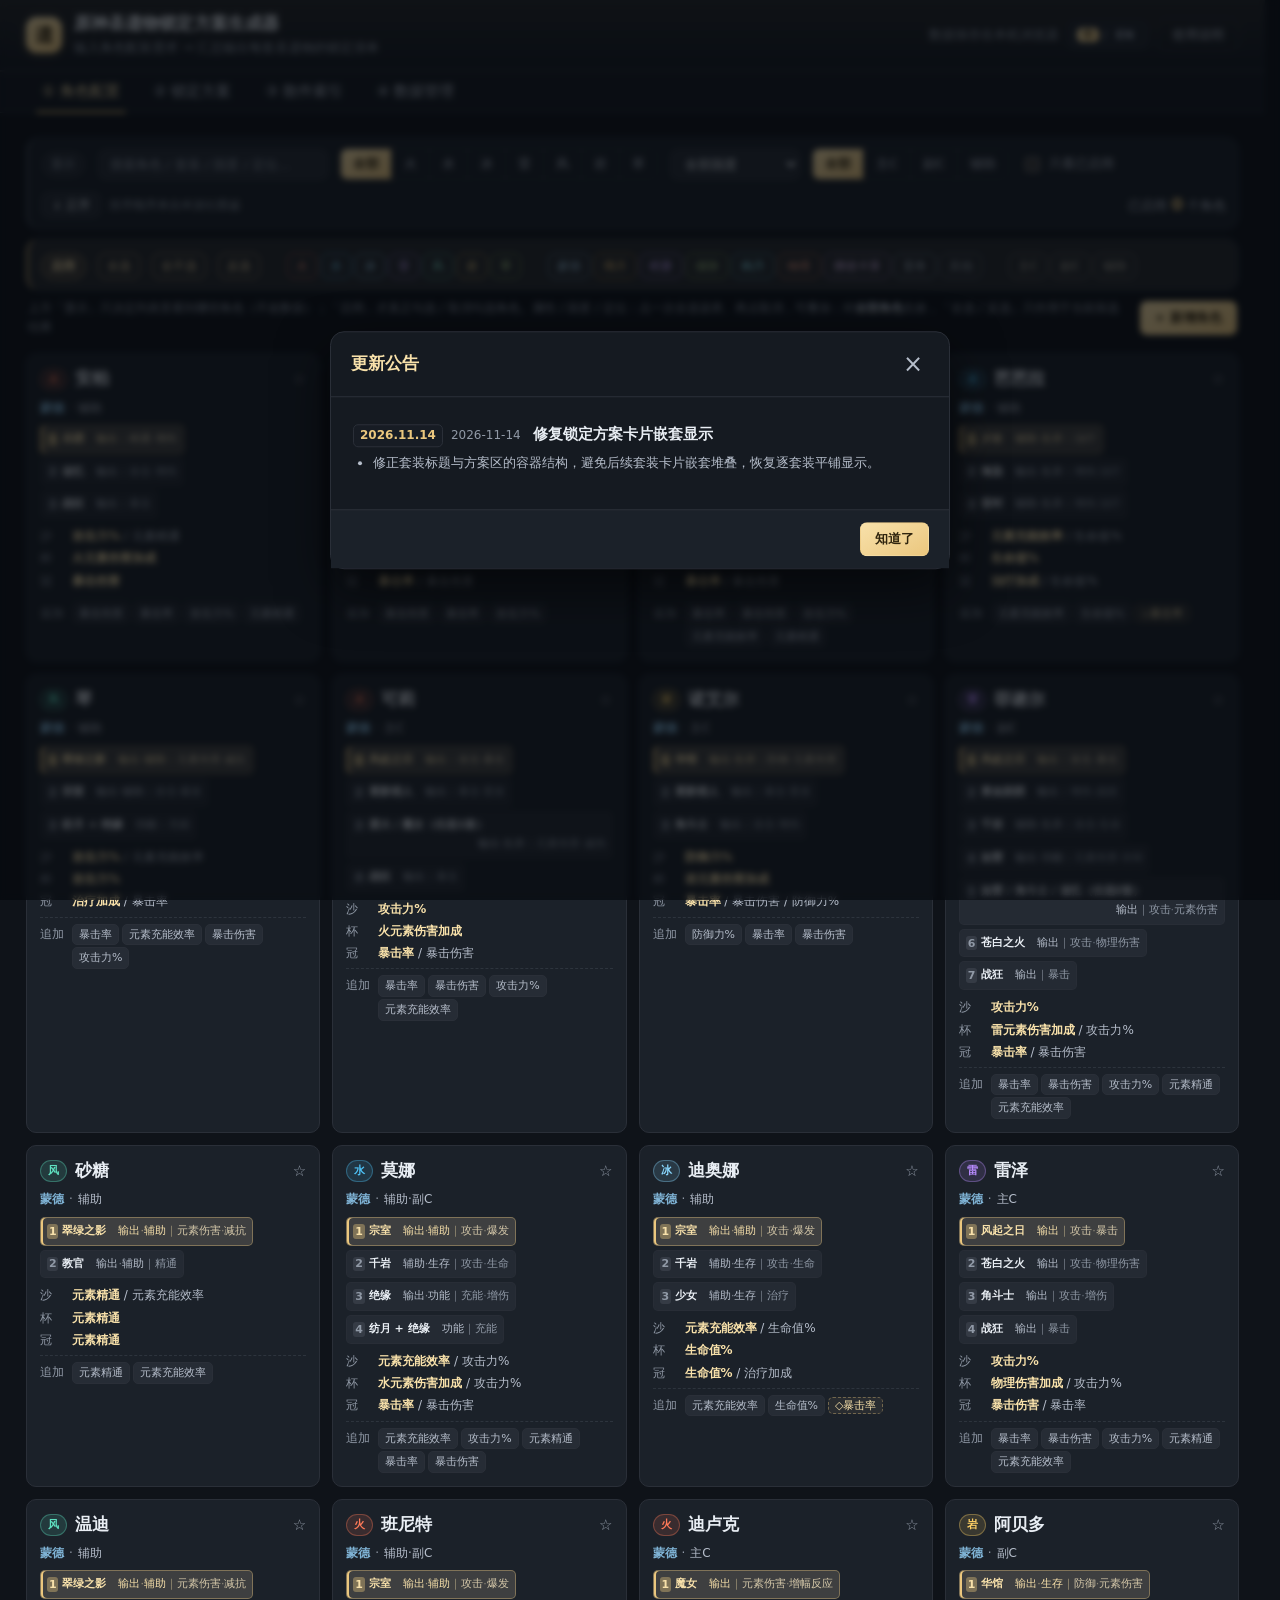
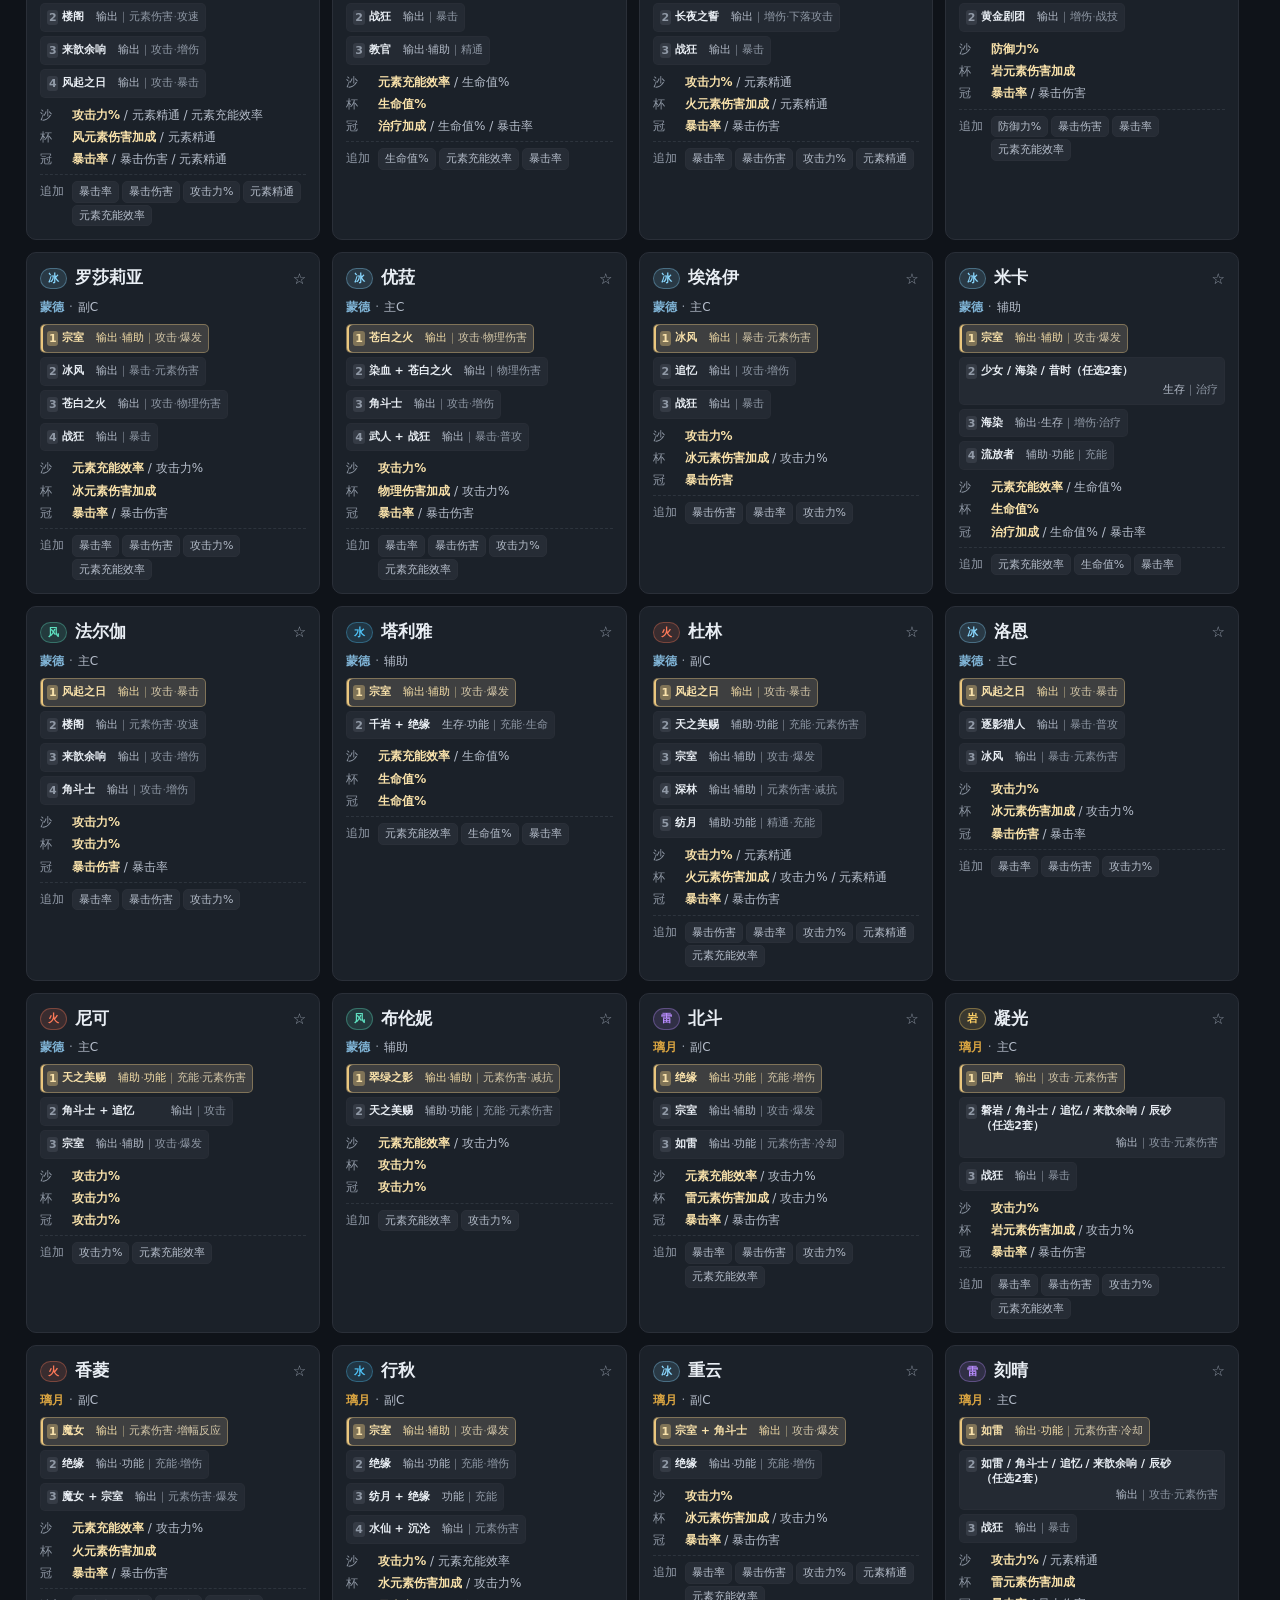
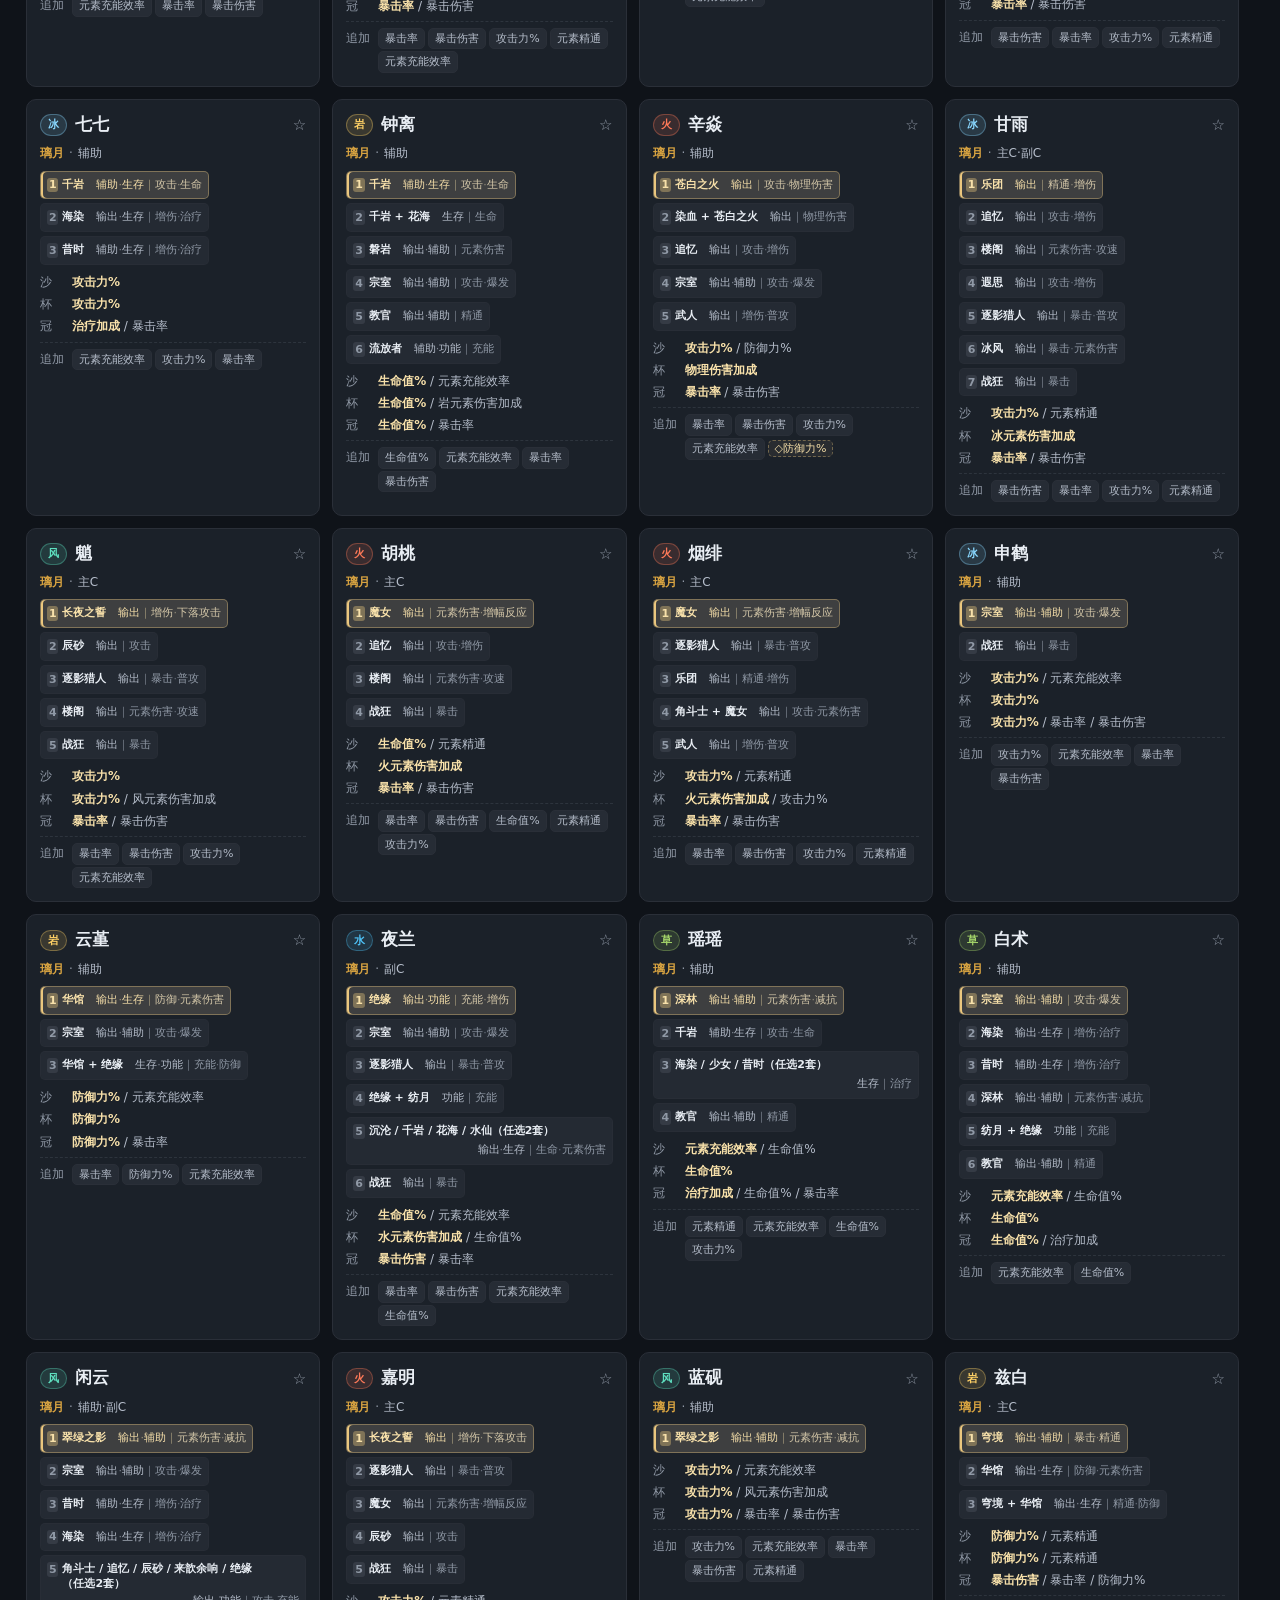
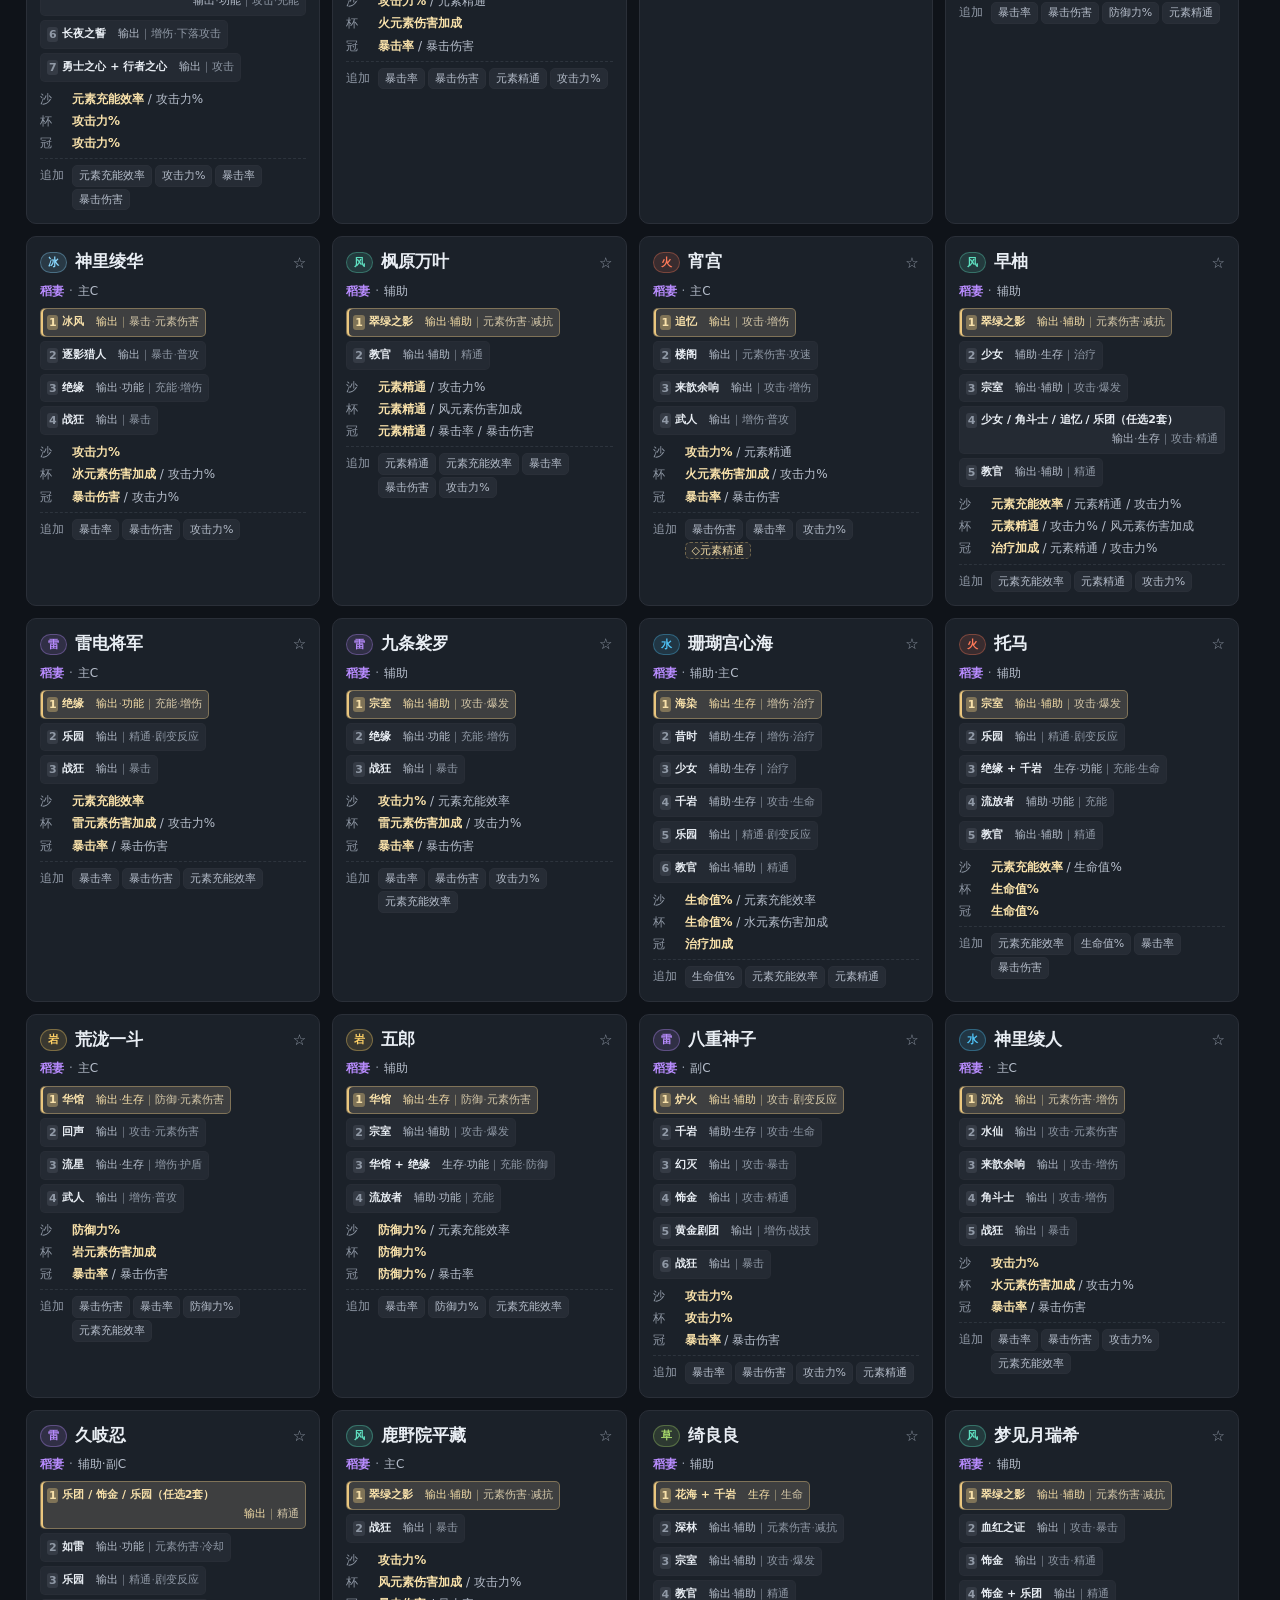
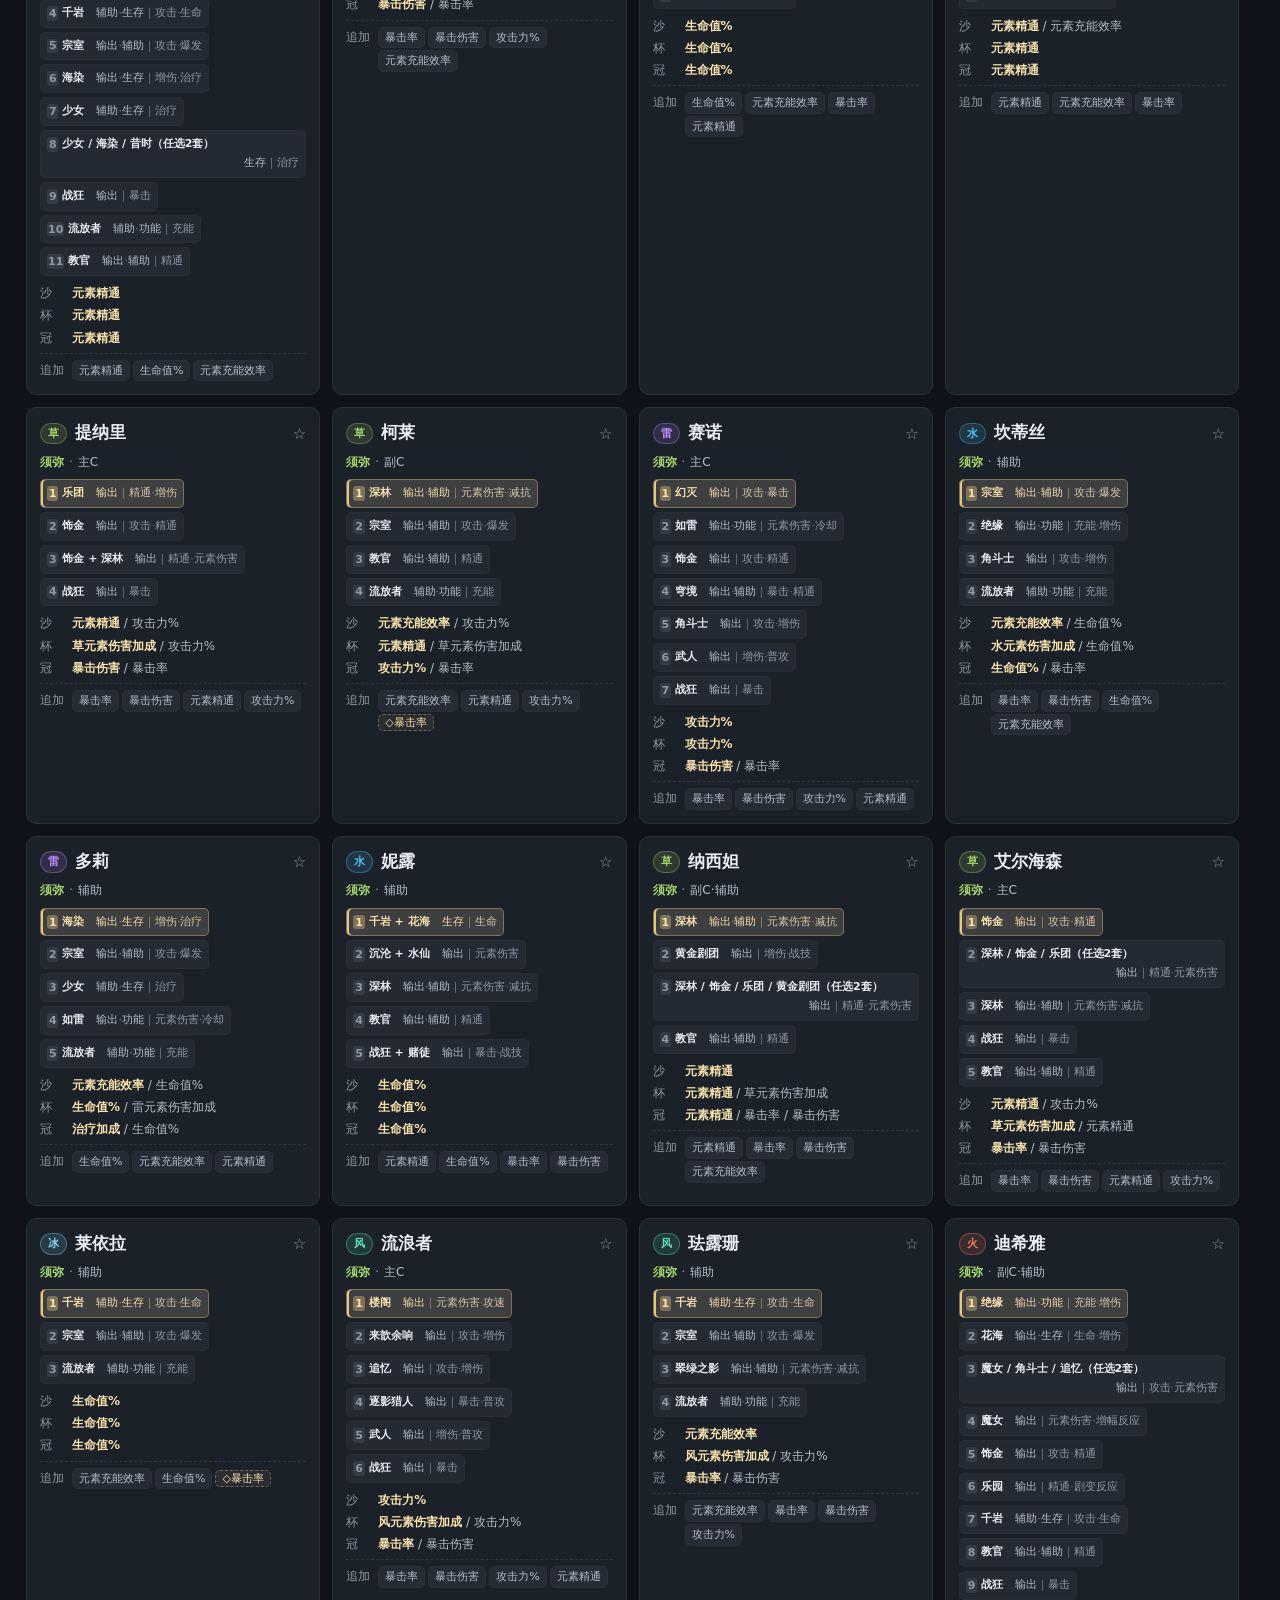
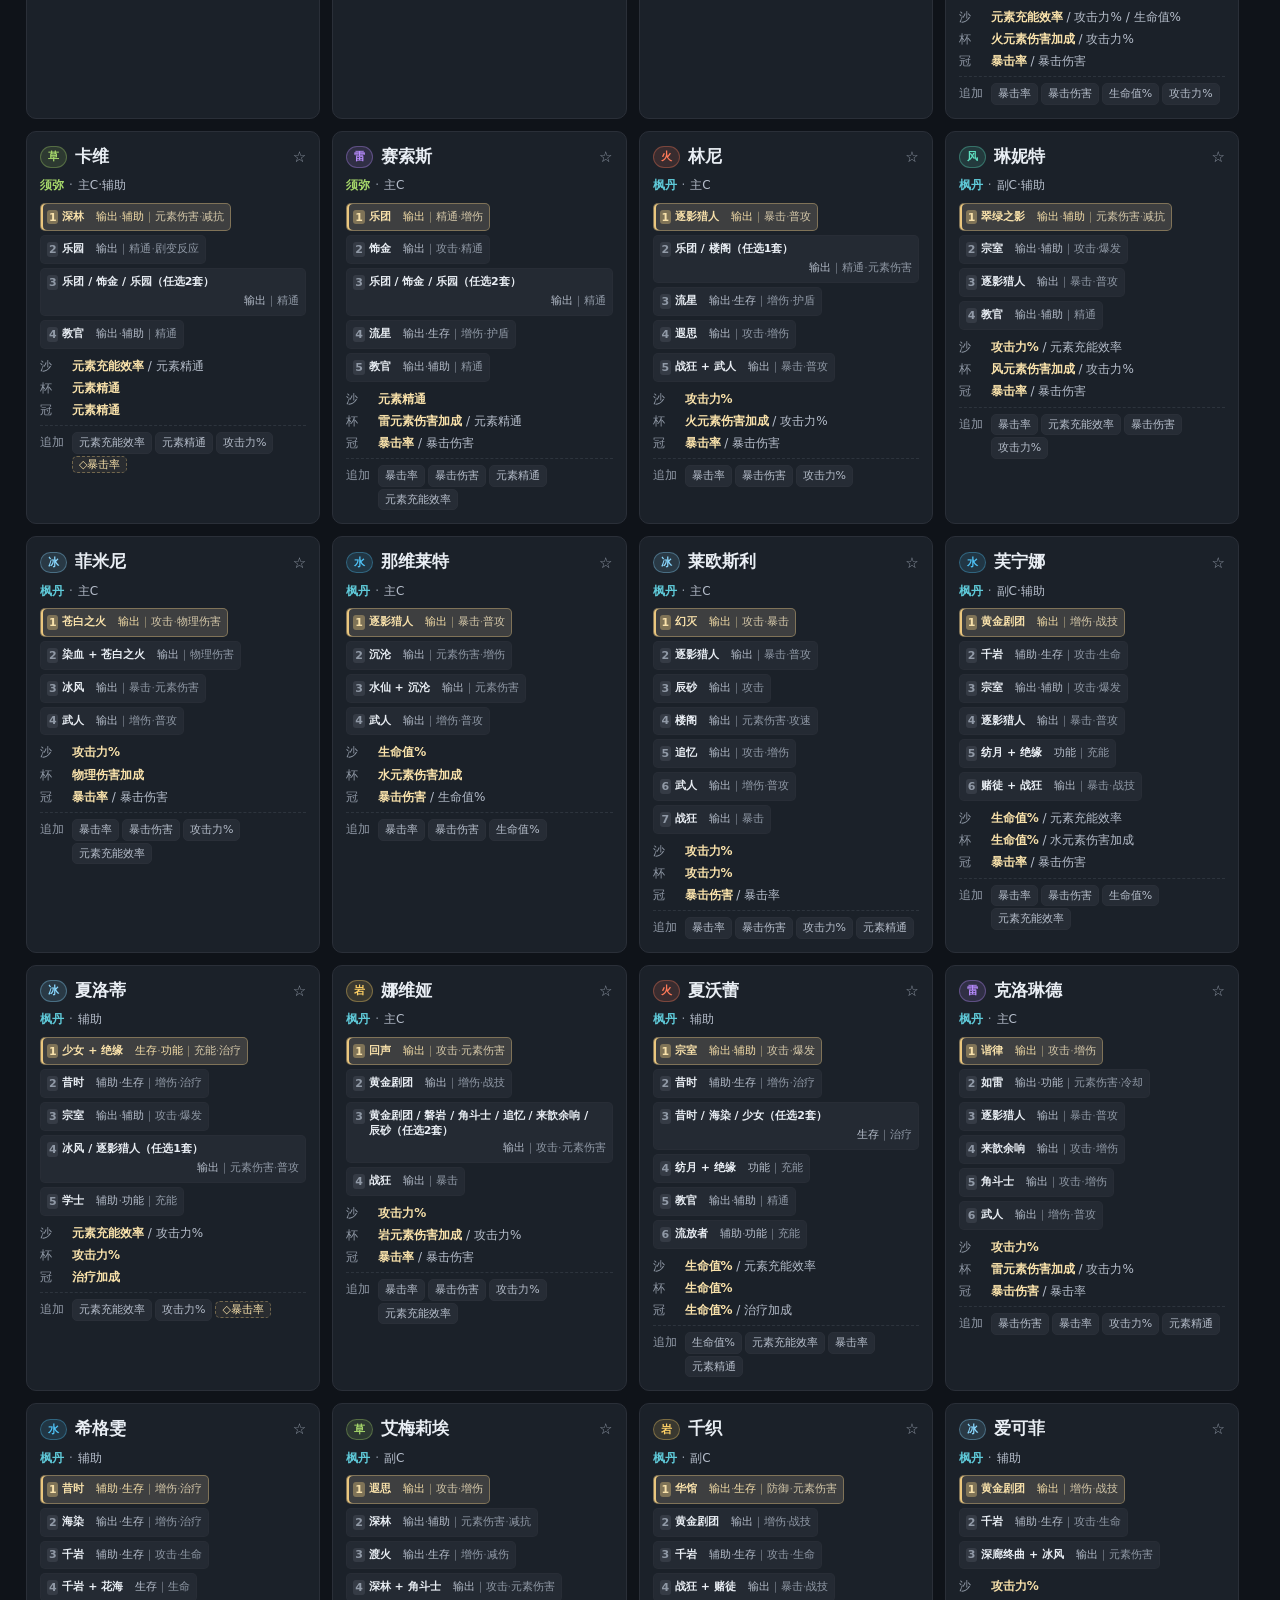
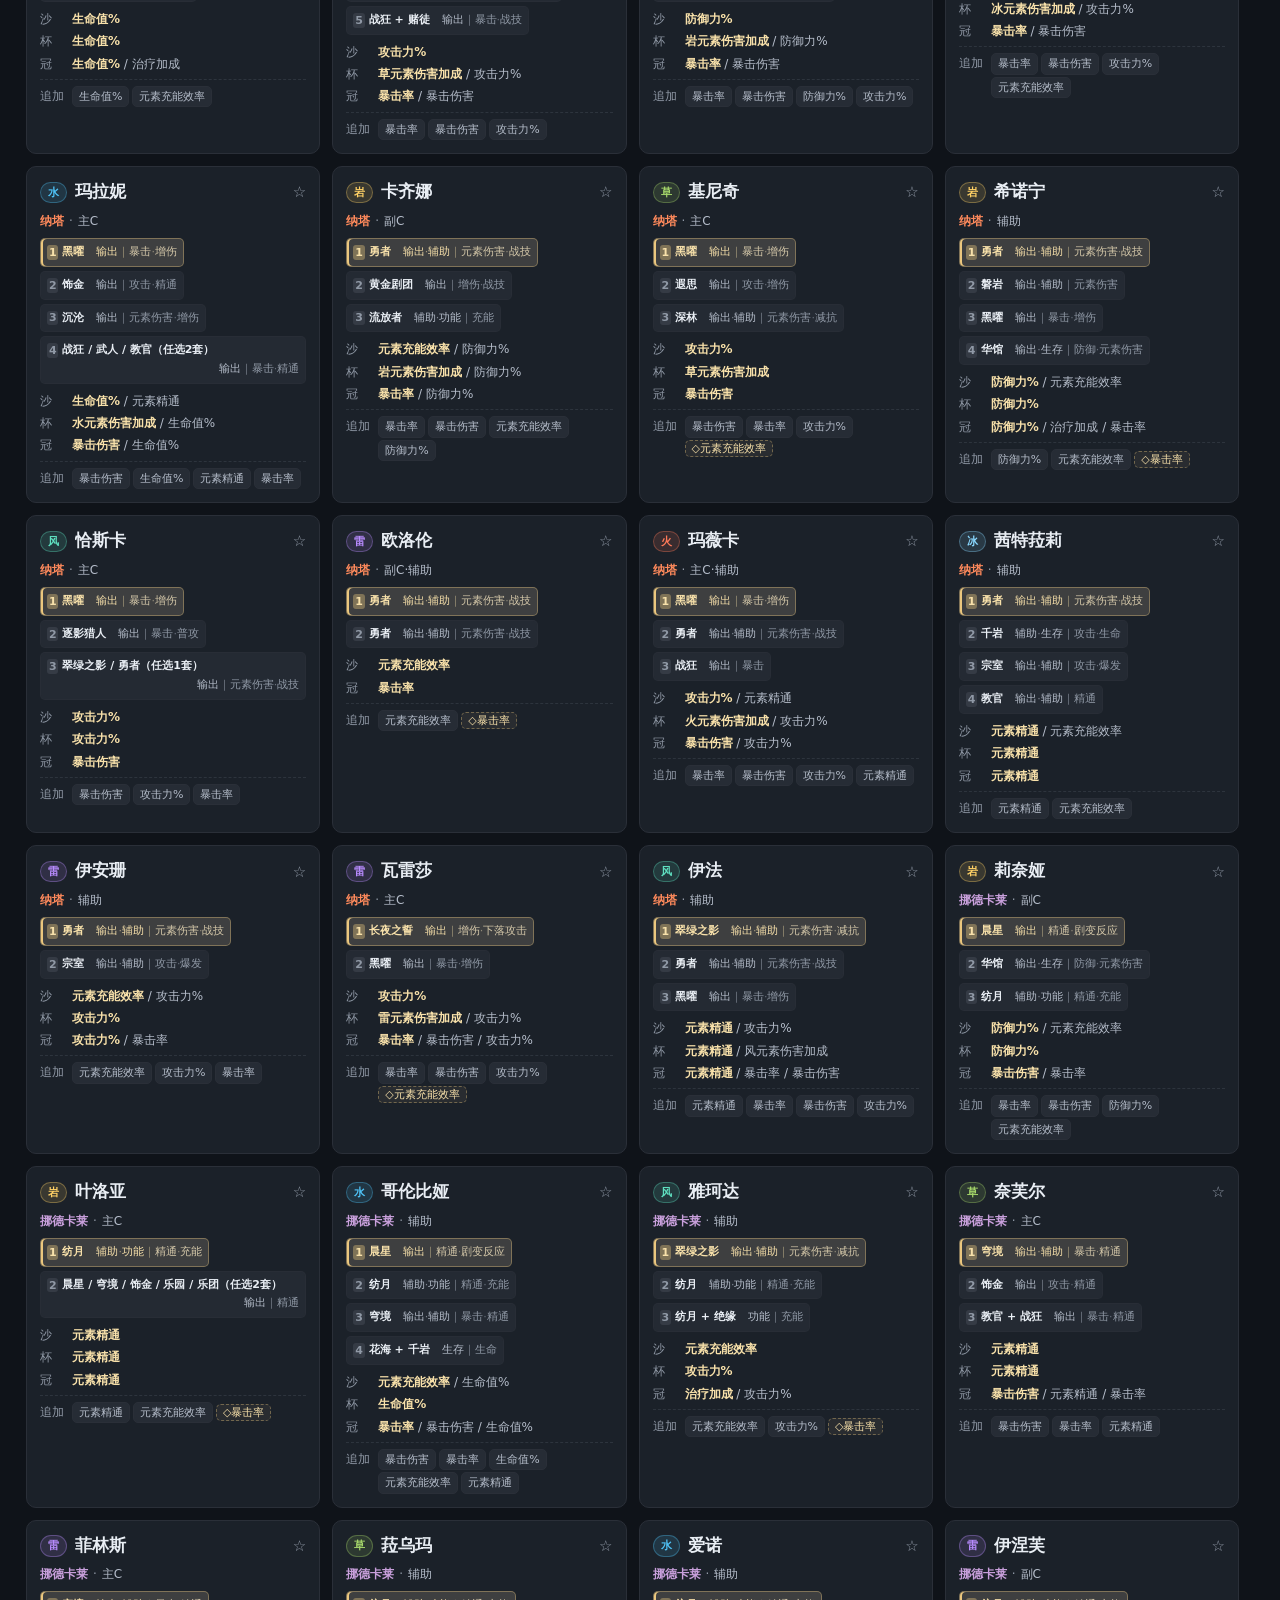
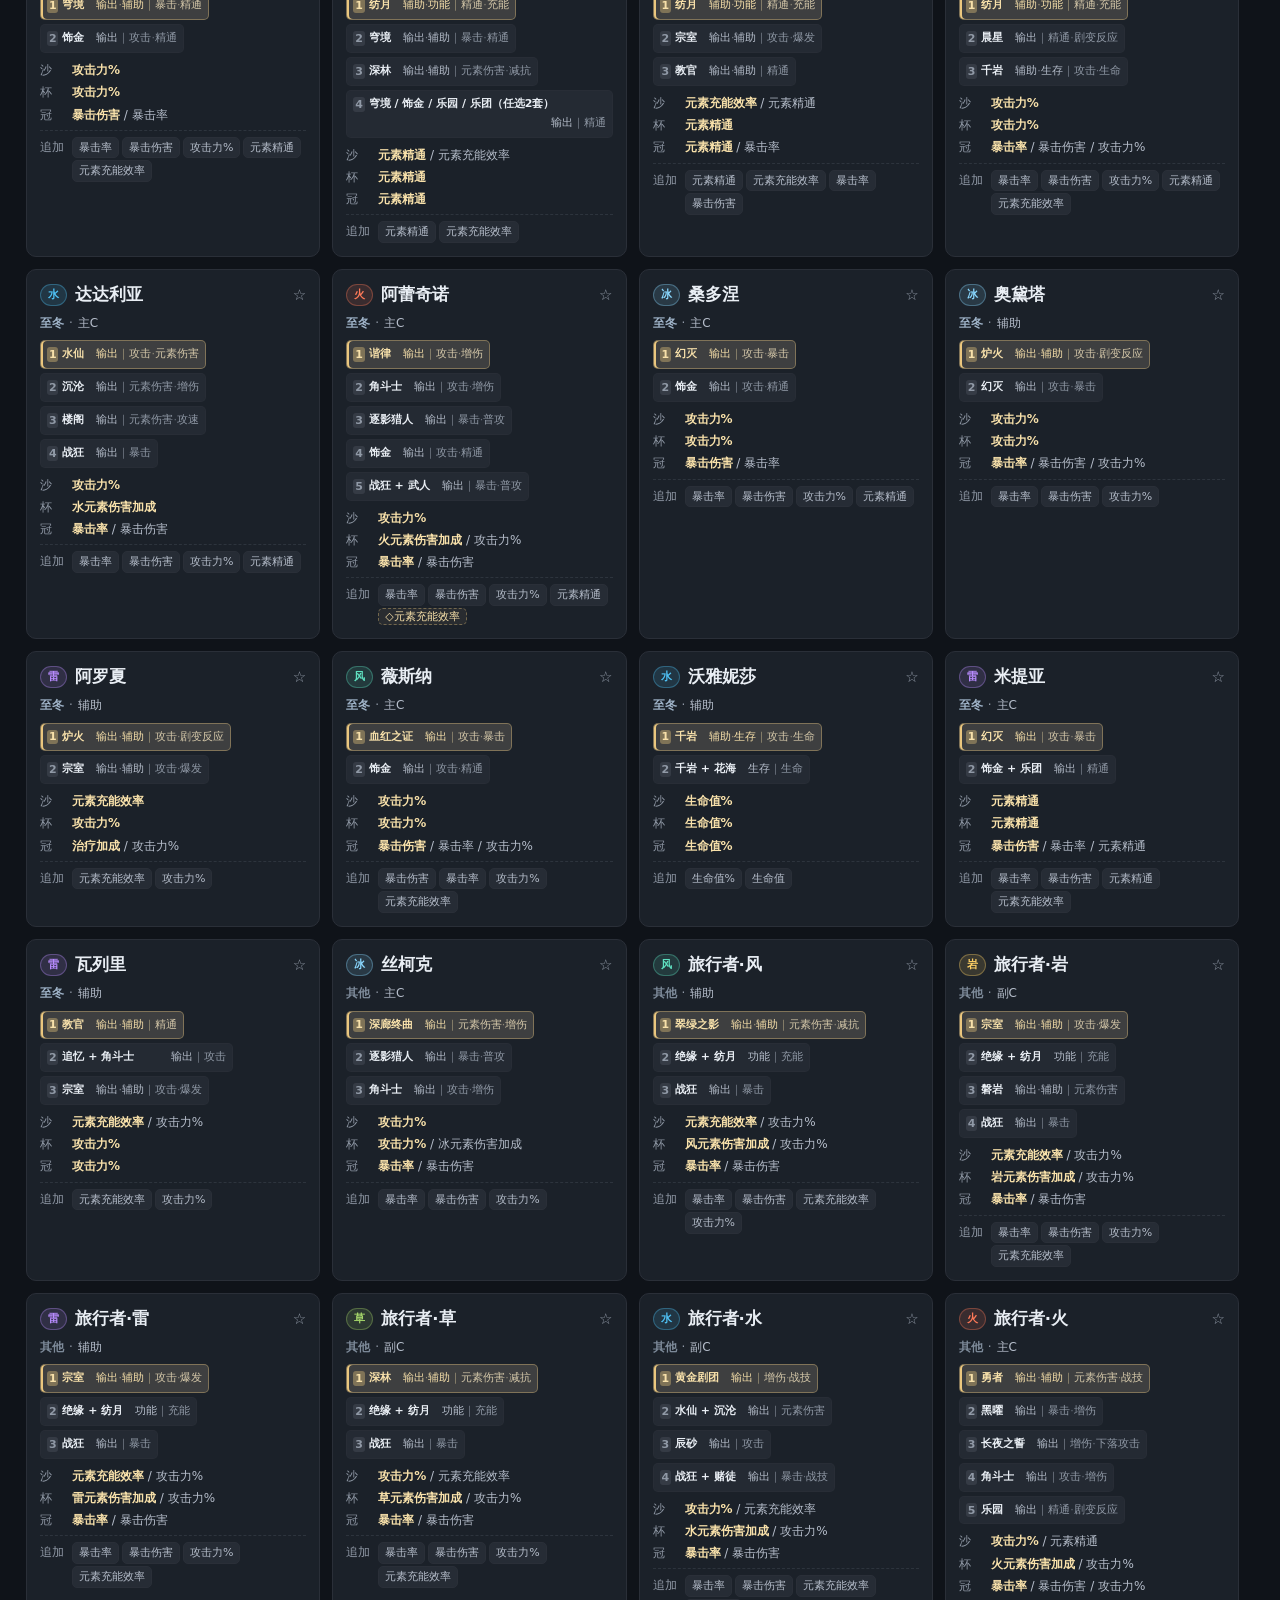
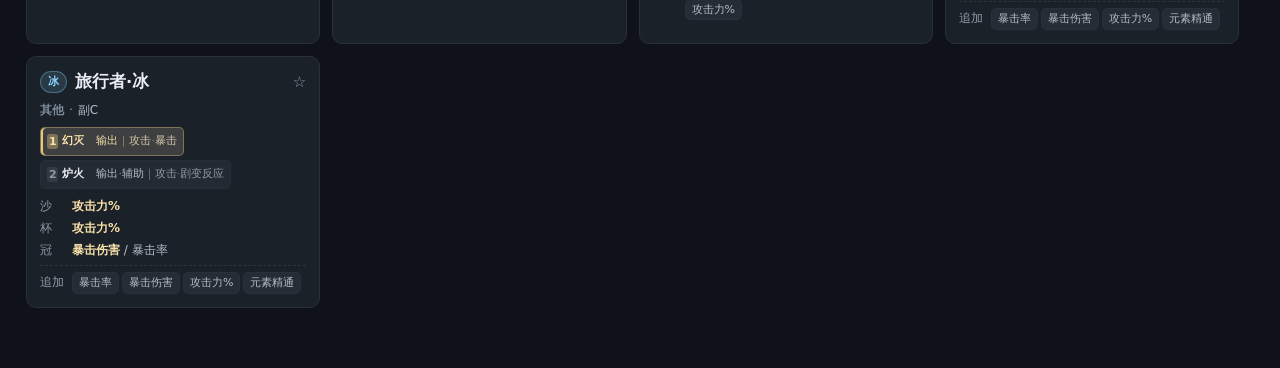
<file: src/template.html>
<!DOCTYPE html>
<html lang="zh-CN">
<head>
<meta charset="UTF-8">
<meta name="viewport" content="width=device-width, initial-scale=1.0, viewport-fit=cover">
<meta name="theme-color" content="#101419">
<title>原神圣遗物锁定方案生成器</title>
<link rel="stylesheet" href="styles.css">
</head>
<body>

<header class="topbar">
  <div class="brand">
    <span class="logo">遗</span>
    <div>
      <h1>原神圣遗物锁定方案生成器</h1>
      <p class="sub">输入角色配装需求 → 汇总输出每套圣遗物的锁定清单</p>
    </div>
  </div>
  <div class="topbar-right">
    <span id="saveHint" class="save-hint">数据保存在本机浏览器</span>
    <button id="btnLang" class="lang-btn" type="button" aria-label="切换语言（中文 / English）" title="界面与数据名当前为中文，点击切到 English">
      <span class="lang-seg" data-seg="zh">中</span><span class="lang-sep" aria-hidden="true">/</span><span class="lang-seg" data-seg="en">EN</span>
    </button>
    <button id="btnHelp" class="btn ghost" data-en="Instructions" aria-label="使用说明">使用说明</button>
  </div>
</header>

<nav class="tabs">
  <button class="tab active" data-tab="chars"><span class="t-long">① 角色配置</span><span class="t-short">① 角色</span></button>
  <button class="tab" data-tab="plan"><span class="t-long">② 锁定方案</span><span class="t-short">② 方案</span></button>
  <button class="tab" data-tab="subs"><span class="t-long">③ 散件索引</span><span class="t-short">③ 散件</span></button>
  <button class="tab" data-tab="data"><span class="t-long">④ 数据管理</span><span class="t-short">④ 数据</span></button>
</nav>

<main>
  <!-- ============ 角色配置 ============ -->
  <section id="tab-chars" class="tabpane active">
    <!-- 「显示」行：只决定列表里看到哪些角色，不改任何数据 -->
    <div class="toolbar wrap filter-bar">
      <span class="bar-tag" data-en="View">显示</span>
      <input id="charSearch" type="search" placeholder="搜索角色 / 套装 / 国度 / 定位…">
      <!-- 三个分类各包一层 .f-grp：分类名与选项条绑成一个整体，窄屏才能各占一行且互不挤压。
           桌面端 .f-grp 是 display:contents（等于不存在），整行排布与包之前完全一致。 -->
      <span class="f-grp">
        <span class="grp-tag" data-en="Element">属性</span>
        <div class="seg" id="elemFilter">
          <button class="seg-btn active" data-elem="all">全部</button>
          <button class="seg-btn" data-elem="pyro">火</button>
          <button class="seg-btn" data-elem="hydro">水</button>
          <button class="seg-btn" data-elem="cryo">冰</button>
          <button class="seg-btn" data-elem="electro">雷</button>
          <button class="seg-btn" data-elem="anemo">风</button>
          <button class="seg-btn" data-elem="geo">岩</button>
          <button class="seg-btn" data-elem="dendro">草</button>
        </div>
      </span>
      <span class="f-grp">
        <span class="grp-tag" data-en="Region">国度</span>
        <select id="regionFilter" class="sel-flat" aria-label="国度" title="国度"><option value="all">全部国度</option></select>
      </span>
      <span class="f-grp">
        <span class="grp-tag" data-en="Role">定位</span>
        <div class="seg" id="roleFilter">
          <button class="seg-btn active" data-role="all">全部</button>
          <button class="seg-btn" data-role="maindps">主C</button>
          <button class="seg-btn" data-role="subdps">副C</button>
          <button class="seg-btn" data-role="support">辅助</button>
        </div>
      </span>
      <label class="chk"><input type="checkbox" id="onlyEnabled"> 只看已启用</label>
      <span class="sort-bar" id="charSortBar"></span>
      <span class="spacer"></span>
      <span id="filterCount" class="count-badge hidden">筛出 <b>0</b> / 0 个</span>
      <span class="count-badge">已启用 <b id="enabledCount">0</b> 个角色</span>
    </div>

    <!-- 「启用」行：真正勾选 / 取消勾选角色（写入数据），与上方只管显示的一行分开。
         属性 / 国度 / 定位各包一层 .batch-grp：桌面端分类名不占位、仍靠发丝分隔线分组；
         窄屏则每类各占一行「分类名 + 单行可横滑的选项条」，与上方「显示」行同一形态（见 styles.css 的 ≤560px 段）。 -->
    <div class="toolbar batch-bar enable-bar">
      <span class="bar-tag on" data-en="Enable">启用</span>
      <button class="btn sm" data-batch="all">全选</button>
      <button class="btn sm" data-batch="none">全不选</button>
      <button class="btn sm" data-batch="invert">反选</button>
      <span class="bar-div"></span>
      <span class="batch-grp">
        <span class="grp-tag" data-en="Element">属性</span>
        <span class="btn-grp" id="elemBatch" role="group" aria-label="按属性" title="按属性"></span>
      </span>
      <span class="bar-div"></span>
      <span class="batch-grp">
        <span class="grp-tag" data-en="Region">国度</span>
        <span class="btn-grp" id="regionBatch" role="group" aria-label="按国度" title="按国度"></span>
      </span>
      <span class="bar-div"></span>
      <span class="batch-grp">
        <span class="grp-tag" data-en="Role">定位</span>
        <span class="btn-grp" id="roleBatch" role="group" aria-label="按定位" title="按定位"></span>
      </span>
    </div>
    <!-- 启用区下方一行：说明文字 + 「新增角色」（按钮不再挤在「显示」行末尾跟计数徽标抢位置）。
         说明整段较长，窄屏收起成一行「<details>」入口（默认收起，由 app.js 按媒体查询决定），
         桌面端保持常显。 -->
    <div class="enable-foot">
      <details class="foot-more">
        <summary data-en="What's the difference between &quot;View&quot; and &quot;Enable&quot;?">「显示」和「启用」有什么区别？</summary>
        <p class="batch-hint" data-en="&quot;View&quot; only decides which characters you see in the list (no data change); &quot;Enable&quot; actually ticks / unticks characters. Element / Region / Role: tap once to select a whole category, tap again to clear it; categories stack. Applies to <b>all characters</b> — &quot;Select all&quot; / &quot;Invert&quot; only affect the filtered result.">上方「显示」只决定列表里看到哪些角色（不改数据）；「启用」才真正勾选 / 取消勾选角色。属性 / 国度 / 定位：点一次全选该类、再点取消，可叠加；对<b>全部角色</b>生效，「全选 / 反选」只作用于当前筛选结果</p>
      </details>
      <button id="btnAddChar" class="btn primary">+ 新增角色</button>
    </div>

    <div id="charGrid" class="char-grid"></div>
  </section>

  <!-- ============ 锁定方案 ============ -->
  <section id="tab-plan" class="tabpane">
    <div class="toolbar wrap">
      <span class="seg" id="planStarSeg" title="按套装稀有度筛选（四星套为过渡推荐）">
        <button type="button" class="seg-btn active" data-star="all" data-en="All">全部</button>
        <button type="button" class="seg-btn" data-star="5" data-en="5★">五星</button>
        <button type="button" class="seg-btn" data-star="4" data-en="4★">四星</button>
      </span>
      <label class="fld">套装筛选
        <select id="planSetFilter"><option value="all">全部套装</option></select>
      </label>
      <label class="fld">部位筛选
        <select id="planSlotFilter">
          <option value="all">全部部位</option>
          <option value="sands">时之沙</option>
          <option value="goblet">空之杯</option>
          <option value="circlet">理之冠</option>
        </select>
      </label>
      <span class="spacer"></span>
      <label class="chk"><input type="checkbox" id="planHideUnused" checked> 隐藏无人需要的套装</label>
      <label class="chk"><input type="checkbox" id="planAltBuild" checked> 计入备选配装</label>
      <span class="sort-bar" id="planSortBar"></span>
      <span class="spacer"></span>
      <button id="btnCopyGame" class="btn primary">复制游戏内方案</button>
      <button id="btnCopyPlan" class="btn">复制清单</button>
      <button id="btnCsvPlan" class="btn">导出 CSV</button>
      <button id="btnPrint" class="btn">打印 / 存 PDF</button>
    </div>

    <div id="pickInfo" class="pick-info"></div>

    <div class="card kr-card" id="krCard">
      <h3 class="kr-head">
        <button id="krFold" class="kr-fold" type="button" aria-expanded="true" title="收起这一模块（只是不显示，启用的规则照常生效）">▾</button>
        <span class="kr-head-txt" data-en="🧩 Loose / transitional keep rules">🧩 散件 / 过渡 保留规则</span>
        <span id="krCount" class="kr-count"></span>
      </h3>
      <div id="krBody" class="kr-body">
        <p class="muted small" data-en="Artifacts worth keeping regardless of any character — either because the <b>main stat itself is rare</b> or because they work as a <b>transitional 2-piece</b> (an elemental DMG goblet, for example). Every enabled rule produces one <b>candidate plan</b> in the candidate area below, with the <b>same weight</b> as character clusters; merge it into a character plan or adopt it on its own. <b>Built-in rules are editable too</b> — hit &quot;Edit&quot; to change name / description / slot / main stats / substats / &#9733;required. The arrow on the left of the heading <b>collapses the whole block</b>: that only hides it, enabled rules keep producing candidates.">与具体角色无关、只因「主要属性本身稀有」或「能当过渡 2 件套」就该留的圣遗物（例如元素伤害杯）。每条启用的规则会生成一份<b>候选方案</b>，与角色聚类结果<b>同权</b>，可「并入」某个角色方案或单独采纳。
          <br><b>内置规则也能改</b>：点「编辑」修改名称 / 描述 / 部位 / 主要属性 / 追加属性 / ★必须。点标题左侧箭头可<b>收起整个模块</b>——只是不再显示，已启用的规则照常生成候选方案。</p>
        <div class="toolbar wrap kr-bar">
          <button id="btnKrNew" class="btn primary" data-en="+ New custom rule">＋ 新增自定义规则</button>
        </div>
        <div id="keepRuleList" class="kr-list"></div>
      </div>
    </div>

    <div id="planSummary" class="summary-strip"></div>
    <h2 class="print-only">原神圣遗物锁定清单</h2>
    <p class="print-only print-meta" id="printMeta"></p>
    <div id="planBody"></div>
  </section>

  <!-- ============ 散件索引 ============ -->
  <section id="tab-subs" class="tabpane">
    <div class="card">
      <h3>散件需求索引</h3>
      <p class="muted small" data-en="Choose Sands, Goblet, or Circlet. For each main stat, view need types and characters by substat combination. Set bonuses are ignored; each character counts once per type but may appear in multiple types.">选择时之沙、空之杯或理之冠。每种主属性下，按追加属性组合查看不同需求类型与适用角色。忽略套装效果；同一类型内角色只计一次，同一角色可出现在多个类型。</p>
      <div class="toolbar wrap loose-toolbar">
        <span class="seg" id="looseSlotTabs" role="tablist" aria-label="部位">
          <button type="button" class="seg-btn active" data-loose-slot="sands" data-en="Sands" role="tab" aria-selected="true">时之沙</button>
          <button type="button" class="seg-btn" data-loose-slot="goblet" data-en="Goblet" role="tab" aria-selected="false">空之杯</button>
          <button type="button" class="seg-btn" data-loose-slot="circlet" data-en="Circlet" role="tab" aria-selected="false">理之冠</button>
        </span>
        <label class="chk"><input type="checkbox" id="looseIncludeAlt" checked> 计入备选配装</label>
      </div>
      <div id="looseIndex"></div>
    </div>
  </section>

  <!-- ============ 数据管理 ============ -->
  <section id="tab-data" class="tabpane">
    <div class="card">
      <h3>圣遗物套装管理</h3>
      <p class="muted small" data-en="Add or remove sets, edit the 2-piece / 4-piece effects, reorder them. Built-in sets are only &quot;hidden&quot; and can be restored any time. Hit the button below to work in a popup.">增删套装、改 2 件套 / 4 件套效果、上下移排序；内置套装只是「隐藏」，可随时恢复。点下面按钮在浮窗里操作。</p>
      <button id="btnOpenSetMgr" class="btn primary">打开套装管理</button>
    </div>
    <div class="card">
      <h3>备份与恢复</h3>
      <p class="muted small" data-en="Your config lives in this browser&#39;s local storage — export a backup before switching devices or clearing the cache. It contains only your custom data and edits to built-in data, and is merged into the current library on import. <br><b>&quot;Restore built-in defaults&quot;</b> resets the local save to the built-in library and clears all custom edits; a normal browser refresh only reloads the page and does <b>not</b> clear local storage.">配置保存在浏览器本地存储，换设备或清缓存前请先导出；备份只含你的自定义数据与对内置数据的修改，导入时合并进当前系统库。<br>
        <b>「恢复内置默认库」</b>会把本机存档重置为内置库并清除全部自定义修改；浏览器普通「刷新」只重载页面、<b>不会</b>清存档。</p>
      <div class="btn-row">
        <button id="btnExportJson" class="btn primary" data-en="Export config (JSON)">导出配置 JSON</button>
        <button id="btnImportJson" class="btn" data-en="Import config (JSON)">导入配置 JSON</button>
        <input type="file" id="fileImport" accept=".json" hidden>
        <button id="btnClearEnabled" class="btn" data-en="Clear enabled state">清空启用状态</button>
        <button id="btnReset" class="btn danger" data-en="Restore built-in defaults (hard reset)">恢复内置默认库（硬刷新）</button>
      </div>
    </div>

    <div class="card">
      <h3>更新日志 <span id="appVersion" class="muted small"></span></h3>
      <p class="muted small" data-en="The built-in character and artifact data is maintained by hand as the game updates; every change is logged here. A major update pops up the notice once the first time you open the app.">内置角色 / 圣遗物随游戏版本手工维护，这里记录每次更新改了什么。大版本更新后首次打开会弹一次公告。</p>
      <div id="chgLog" class="chg-log"></div>
      <div class="btn-row">
        <button id="btnShowNotice" class="btn">查看更新公告</button>
      </div>
    </div>

    <div class="card">
      <h3>关于数据</h3>
      <ul class="muted small notes">
        <li data-en="Built-in data covers <b id='statCharCount'>0</b> characters and <b id='statSetCount'>0</b> artifact sets, compiled from common community recommendations. Please verify as the game updates.">内置 <b id="statCharCount">0</b> 个角色、<b id="statSetCount">0</b> 个套装，整理自社区常见推荐，随版本变动请自行校正。</li>
        <li data-en='Weights for "primary / secondary" builds: primary = 1.0, secondary = 0.5. Main-stat priority 1/2/3 weights = 1.0 / 0.5 / 0.25.'>「主推 / 备选」权重：主推 = 1.0，备选 = 0.5；主要属性优先级 1/2/3 权重 = 1.0 / 0.5 / 0.25。</li>
        <li data-en="Recommended keep count = the number of characters for which this main stat is the best choice (a character with multiple builds is counted once), ranging 1–4; a 2+2 build needs fewer pieces per set and is counted at a 0.6 factor.">建议保留件数 = 以该主要属性为最优解的角色数（同一角色多套配装不重复计数），区间 1–4；2+2 配装对单套需求更低，按 0.6 系数折算。</li>
        <li data-en="Main-stat / sub-stat requirements are saved per build group, so a single character can have different stat needs when switching sets.">主要属性 / 追加属性需求<b>按配装组</b>分别保存：同一角色换套装时可以有不同的词条需求。</li>
        <li class="i18n-en-only" data-en="English translations are AI-generated, not fully proofread, and may not cover every piece of the interface. Please excuse any omissions or awkward wording."></li>
      </ul>
    </div>
  </section>
</main>

<!-- ========== 角色编辑浮窗 ========== -->
<div id="modalMask" class="modal-mask hidden"></div>
<div id="charDrawer" class="modal modal-lg hidden">
  <div class="drawer-head">
    <h2 id="drawerTitle">编辑角色</h2>
    <button id="btnCloseDrawer" class="icon-btn">×</button>
  </div>
  <div id="drawerBody" class="drawer-body"></div>
  <div class="drawer-foot">
    <button id="btnDeleteChar" class="btn danger hidden">删除角色</button>
    <button id="btnRestoreChar" class="btn hidden" title="把名字 / 元素 / 国度 / 定位 / 备注 / 来源 / 全部配装一次性还原成内置数据">还原内置</button>
    <span class="spacer"></span>
    <button id="btnCancelEdit" class="btn ghost">关闭</button>
  </div>
</div>

<!-- ========== 配装编辑（二层浮窗，盖在角色浮窗之上） ========== -->
<div id="buildMask" class="modal-mask mask-l2 hidden"></div>
<div id="buildBox" class="modal modal-lg modal-l2 hidden">
  <div class="drawer-head">
    <h2 id="bmTitle">编辑配装</h2>
    <button id="bmX" class="icon-btn" title="关闭">×</button>
  </div>
  <div class="modal-body">
    <div class="bm-sets">
      <span id="bmSets" class="bm-set-list"></span>
      <button type="button" class="btn sm" id="bmAddSet" title="再加一个候选套装：两套及以上即「任选两套散搭（2+2）」">＋ 候选套装</button>
      <span id="bmKind" class="bm-kind"></span>
    </div>
    <div class="bm-row">
      <label class="fld" id="bmNeedWrap">形态
        <select id="bmNeed">
          <option value="">自动（候选 ≥2 套 = 任选 2 套散搭）</option>
          <option value="2">二件套散搭（2+2：候选中任选 2 套，各穿 2 件）</option>
          <option value="4">四件套（候选中任选 1 套，穿满 4 件）</option>
        </select>
      </label>
      <span class="muted small">候选池内的每一套都会单独落到锁定方案；具体选哪套由你在游戏里决定。</span>
    </div>
    <div class="bm-row">
      <label class="chk"><input type="checkbox" id="bmPrio"> 设为主推（第 1 组默认主推，同一角色只可有一组主推）</label>
      <label class="fld">📋 套用…
        <select id="bmCopyFrom">
          <option value="">（不改，保持当前）</option>
        </select>
      </label>
    </div>
    <div class="fgroup">
      <span class="glabel">功能定位 <span class="hint" data-en="Derived from set effects (read-only) — 4-piece = 2pc ∪ 4pc; 2+2 = union of both 2pc. Edit them in “Set manager”.">由套装效果派生（只读）：单套 = 2 件套 ∪ 4 件套；2+2 = 两套 2 件套的并集。要改请去「套装管理」。</span></span>
      <div id="bmRoles" class="role-chks readonly"></div>
    </div>
    <div id="bmMainBox"></div>
    <div class="fgroup">
      <span class="glabel">追加属性需求 <span class="hint">越靠前越想要；★ = 游戏内锁定方案的「必须」</span></span>
      <div class="ms-list" id="bmSubs"></div>
      <button type="button" class="btn sm" id="bmAddSub">+ 添加追加属性…</button>
    </div>
    <p class="muted small">改完请点右下角<b>「保存」</b>才生效；点「取消」或关掉窗口，改动会全部丢弃。</p>
  </div>
  <div class="drawer-foot">
    <button id="bmRestore" class="btn hidden">还原这一组</button>
    <span class="spacer"></span>
    <button id="bmCancel" class="btn">取消</button>
    <button id="bmSave" class="btn primary">保存</button>
  </div>
</div>

<!-- ========== 属性选择（三层浮窗，盖在配装浮窗之上） ========== -->
<div id="pickMask" class="modal-mask mask-l3 hidden"></div>
<div id="pickBox" class="modal modal-l3 hidden">
  <div class="drawer-head">
    <h2 id="pickTitle">选择属性</h2>
    <button id="pickX" class="icon-btn" title="关闭">×</button>
  </div>
  <div class="modal-body">
    <p class="muted small" id="pickHint" data-en="Pick one; earlier entries are more wanted."></p>
    <div id="pickList" class="pick-list"></div>
  </div>
  <div class="drawer-foot">
    <span class="spacer"></span>
    <button id="pickCancel" class="btn">取消</button>
  </div>
</div>

<!-- ========== 更新公告 ========== -->
<div id="noticeMask" class="modal-mask hidden"></div>
<div id="noticeBox" class="modal hidden">
  <div class="drawer-head">
    <h2>更新公告</h2>
    <button id="btnCloseNotice" class="icon-btn">×</button>
  </div>
  <div class="modal-body" id="noticeBody"></div>
  <div class="drawer-foot">
    <span class="spacer"></span>
    <button id="btnNoticeOk" class="btn primary">知道了</button>
  </div>
</div>

<!-- ========== 使用说明 ========== -->
<div id="helpMask" class="modal-mask hidden"></div>
<div id="helpBox" class="modal hidden">
  <div class="drawer-head">
    <h2>使用说明</h2>
    <button id="btnCloseHelp" class="icon-btn">×</button>
  </div>
  <div class="modal-body" data-en-key="help">
    <h4>三步走</h4>
    <ol>
      <li><b>① 角色配置</b>：顶部可按<b>元素 / 国度 / 定位</b>筛选（三者可叠加，还能配合搜索框与「只看已启用」），
        有筛选时右上角显示「筛出 N / 总数」；旁边「<b>↓ 正序 / ↑ 倒序</b>」可把整个列表反过来（会记住你的选择）。
        勾选你实际要养的角色。点卡片打开<b>编辑浮窗</b>：上面是角色基本信息，下面是配装卡片——
        每张卡片一眼看全套装、三部位主要属性、追加属性，点卡片上的<b>「✎ 编辑」</b>会再弹出一个<b>配装编辑浮窗</b>。
        词条改完点<b>「保存」</b>才生效；点取消 / 关闭 / 浮窗外，会提示「有未保存的修改」再放弃。
        一个角色可以有多组配装（4件套 / 2+2），<b>每组的词条需求分开保存</b>；新增时可以选「空白」或复制现有组，
        删掉的<b>内置预置组</b>还能从「＋ 从预置添加」里选回来。
        角色卡上那排<b>配装按钮</b>（编号 + 套装名 + 功能定位）点一下即切换查看，<b>同时把这一组设为该角色的主推</b>（其余自动降为备选）；
        只改主推顺序<b>不会</b>标「已修改」（角色卡不提示，只是切换展示的属性），点回原主推那组即可。</li>
      <li><b>改错了怎么办</b>：配装卡片与角色卡片上都可能出现<b>「已修改」</b>徽标——说明这一项已经和内置数据不一样了。
        单组改坏 → 卡片上<b>「整组还原」</b>（套装 + 词条 + 主推一起回到内置原样）；
        只是把谁设成主推搞乱了 → 配装区上方会多出<b>「↩ 重置顺序」</b>（只动主推，不碰词条），并在出厂主推那张卡片上标<b>「内置主推」</b>供对照；
        整个角色改乱 → 编辑浮窗左下角<b>「还原内置」</b>（名字 / 元素 / 国度 / 定位 / 备注 / 来源 / 全部配装一次性还原）。
        删掉的内置配装组可以在「＋ 从预置添加」里选回来。</li>
      <li><b>内置数据会随版本更新</b>：你<b>没动过</b>的配装组会自动跟着仓库里的新数据走；
        你<b>自己改过</b>的组一律保留不动（卡片上标「已修改」），想用新版就再点一次还原。</li>
      <li><b>② 锁定方案</b>：每个套装给出「游戏内锁定方案<b>候选</b>」——按角色的<b>追加属性需求</b>自动聚类，每个方案的
        <b>五个部位共用同一份追加属性条件</b>，主要属性逐部位列出，照着填进游戏即可。
        <b>没有槽位上限</b>：候选可以有很多，用「并入…」手动合并、取消勾选「采纳」挑掉不要的，收敛到游戏内每套至多 3 个预设再照抄。
        页面顶部还有<b>「🧩 散件 / 过渡 保留规则」</b>：与角色无关、只因主要属性稀有（如元素伤害杯）就值得留的圣遗物，
        可单独开关；启用后每条规则会生成一份候选方案，与角色聚类结果<b>同权</b>参与合并与采纳。</li>
      <li><b>旅行者</b>按元素形态拆成 7 个独立条目（旅行者·风 / 岩 / 雷 / 草 / 水 / 火 / 冰）：各形态元素不同、配装不同，可分别启用、分别编辑。
        同理，国度已细分出<b>挪德卡莱</b>（与至冬分开）；若你的存档是旧版，打开时会自动把角色的国度 / 定位纠正一次，之后你自己改的不再覆盖。</li>
      <li><b>列表排序</b>：① 角色卡与② 方案页的套装块旁有
        <b>「↓ 正序 / ↑ 倒序」</b>按钮——点一下换方向，选择会记在本机。
        方案页套装列表还多一个<b>「图鉴 / 推荐」两档切换</b>：
        <b>图鉴</b>＝套装库顺序（<b>排序顺序来自米游社图鉴</b>），稳定、不会因为你勾了谁就跳来跳去；
        <b>推荐</b>＝用的人多的排前面，会随你勾选的角色变化。角色列表则按国度排列（蒙德 → 璃月 → … → 其他·旅行者）。</li>
      <li><b>③ 散件索引</b>：按时之沙、空之杯、理之冠的主属性查看需求；每类先列追加属性组合，再查看适用角色。角色标签按空间展示，点角色可在浮窗查看对应的多组配装推荐；忽略套装效果，同一类型内角色只计一次。</li>
      <li><b>④ 数据管理 → 套装管理（浮窗）</b>：点「打开套装管理」增删套装、改 2 件套说明、上下移排序；内置套装只是「隐藏」，可随时恢复。</li>
      <li><b>④ 数据管理 → 更新日志</b>：内置角色 / 圣遗物会随游戏版本手工维护，这里记录每次更新改了什么。
        大版本更新后首次打开会自动弹一次<b>更新公告</b>（读过了就不再弹）；想再看就点「查看更新公告」。</li>
    </ol>
    <h4>怎么看方案</h4>
    <ul>
      <li><b>方案 N</b>：由追加属性需求相近的角色合并而来，标题写明「供谁使用」。同一套装的多个方案在锁定界面<b>共同生效</b>（彼此是「或」的关系）。</li>
      <li><b>采纳 / 并入… / 拆回</b>：每个候选默认「已采纳」；「并入…」把两个候选并成一套，「拆回」还原。改动会保存；
        采纳数超过游戏内上限（每套 3 个）时，页面顶部会给出橙色提醒。</li>
      <li><b>自动合并</b>：方案按角色的<b>重要属性</b>（第 1 条起同等重要的那一截 + ★必选，通常就是双暴）自动聚类——
        重要属性撞上就并为一套；次要属性（攻击力% / 生命值% 之类）不同不影响合并，会按角色<b>分组上色</b>显示，实际给谁再按手上的圣遗物定。
        <b>同一属性出现多个色点 = 分别对应多个分组，点开看谁要它。</b>主要属性则<b>逐部位独立合并</b>。无需手动调参。</li>
      <li><b>★必需</b>：金色词条，表示<b>「这条是某人明确点名要的」</b>——是否真的在游戏里设成「必须」由你按重要程度自行决定。
        组内<b>任一角色</b>勾了「必选」就保留（在角色抽屉里点 ☆ 设置），一组人合起来<b>最多保留 4 条</b>（超出时按「标它的人数 → 名次权重」留下最重要的前几条），并<b>排在追加属性池最前面</b>。
        需要它的角色不止一个时用<b>多色星</b>区分（星色同于角色名，点开看谁要它）；需要它的分组超过 2 个、或整组需求一致时统一退化为单色 ★。
        导出文本不写分组编号，直接列出把它标成必需的角色名。</li>
      <li><b>属性分组着色</b>：沙 / 杯 / 冠的主属性与追加属性<b>同一套分组配色</b>（一颗色点 = 一个分组，同色于该分组的角色名）：
        <b>2–3 个分组</b>需要它时，词条名前按分组各打一颗<b>色点</b>；<b>1 个分组</b>要它时沿用单色（不额外堆点，观感同以前）、<b>≥4 个分组</b>要它或<b>全组共享</b>时不动颜色，改挂「<b>N 组需要</b>」角标。
        <b>同一属性出现多个色点 = 分别对应多个分组，点开看谁要它（谁列为首选 / 次选）。</b>
        <b>可互换词条</b>（如暴击率 / 暴击伤害冠）<b>同判同色</b>：只写了其中一个的角色，在另一个词条上算「次选」，不会漏色。
        复制 / 导出文本仍为纯文本：<b>色点只是页面上的提示，不影响复制内容</b>。</li>
      <li><b>推荐至少 N 条</b>：命中条数<b>由系统按组内支持度给推荐值</b>——数出池里有多少词条是「组内过半角色都要的」，钳到 2–3 条得推荐值，
        再取 N = min(推荐值, 池宽, 4)，所以同一个池在不同组里可能推荐 2 条、也可能推荐 3 条；★必需的词条也计入命中数。
        该推荐值<b>即最终值</b>，页面上只做只读展示（不再提供下拉修改入口）；想更严或更松，请在游戏内锁定界面自行调整。</li>
      <li><b>追加属性顺序</b>：池内条目按<b>必需（★）→ 普通需求 → 可选（◇ 条件词条）</b>分三层，同档内<b>按组内使用人数降序</b>，
        人数相同再按游戏常规顺序（暴击率 → 暴击伤害 → 攻击力% → 生命值% → 防御力% → 元素精通 → 元素充能效率）；
        同一角色群体的需求因此连续聚块，照着从上往下设就行。</li>
        <li><b>套装件数需求</b>：需求角色<b>只在套装标题行出现一次</b>——角色名标签只写角色名（含「次选 / 备选」层级标注），件数跟在<b>套装（圣遗物）名之后分两栏</b>：一栏「4 件套」、一栏「2 件套」，该套装没有 2 件套需求角色时不出现「2 件套」栏；4 件套与 2+2 散搭都能用的角色两栏都出现。栏内沿用<b>配色分组</b>（<b>同色 = 同一份次要属性偏好</b>），<b>每组最多显示 3 人</b>、超出折成「+n 人」，<b>每栏最多两行</b>、超出折成「共 N 人 M 组」摘要；角色顺序为「<b>首选 → 备选 → 2 件套</b>」。<b>点分栏 / 摘要</b>可弹出需求角色窗，按件数分栏 + 配色分组<b>全量</b>列出该套装的需求角色；<b>在窗里点角色</b>即展开 TA 在这套配装下的推荐属性（★必需 / ◇可选追加属性、沙 / 杯 / 冠主属性与命中条数）。复制 / 导出文本不受折叠影响，仍写全量「4 件套：奥黛塔、托马　｜　2 件套：烟绯」。</li>
      <li><b>收起</b>：点「🧩 散件 / 过渡 保留规则」标题左侧的箭头可把整块收成一行标题——只是不再显示，已启用的规则照常生成候选方案。</li>
    </ul>
    <h4>注意</h4>
    <ul>
      <li>花和羽毛主要属性固定，游戏内只能设追加属性，因此这两个部位对追加属性要求最严；方案级统一追加属性后，★必须 / 追加属性池只剔除与花 / 羽冲突的词条。</li>
      <li>空之杯的元素伤杯掉率极低，建议启用「🧩 散件 / 过渡 保留规则」里的「元素伤害杯」单独留一套。</li>
      <li>追加属性不可能与同部位主要属性相同。方案级统一追加属性后，已自动剔除与花 / 羽固定主要属性（生命值 / 攻击力）冲突的项；沙 / 杯 / 冠的主要属性随方案而变，无法逐部位剔除——照抄时请自行留意，跳过即可。</li>
      <li>数据存在本机浏览器，换设备用「数据管理 → 导出 JSON」迁移。</li>
    </ul>
    <h4>中英文切换</h4>
    <ul>
      <li>顶栏右上角有一个<b>中 / EN 切换按钮</b>，亮起的一侧就是当前语言；点 EN 后按钮、说明、以及角色名 / 套装名 / 属性名全都变英文，选择会记住。</li>
      <li>切成 English 后显示官方英文本地化名（如 胡桃 → Hu Tao、逐影猎人 → Marechaussee Hunter），属性、国度、定位、部位同样跟随。</li>
      <li>搜索框<b>两种语言都认</b>：不管当前显示哪种，输入「胡桃」或「Hu Tao」、「逐影猎人」或「Marechaussee」都能搜到。</li>
      <li>复制 / 导出的文本<b>始终保持中文</b>——游戏内的锁定界面是中文，照抄时才对得上。</li>
      <li>「更新日志」里记录的是历史改动，保留原始中文不翻译。</li>
    </ul>
  </div>
</div>

<!-- ========== 套装管理浮窗 ========== -->
<div id="setMgrMask" class="modal-mask hidden"></div>
<div id="setMgrBox" class="modal modal-lg hidden">
  <div class="drawer-head">
    <h2>圣遗物套装管理</h2>
    <button id="btnCloseSetMgr" class="icon-btn">×</button>
  </div>
  <div class="modal-body">
    <p class="muted small" data-en="The <b>order</b> here is used by every dropdown and by the plan page; the 2-piece / 4-piece effects are editable. Hiding a built-in set only keeps it out of sight (character references remain); deleting a custom set removes it for real.">这里的<b>顺序</b>就是各处下拉与方案页的展示顺序；2 件套 / 4 件套效果可直接修改并保存。内置套装点「隐藏」只是不显示（角色配装里的引用保留），自定义套装点「删除」会真正移除。</p>
    <div class="toolbar wrap">
      <button id="btnAddSet" class="btn primary">+ 添加套装</button>
      <span class="spacer"></span>
      <label class="chk"><input type="checkbox" id="setShowHidden"> 显示已隐藏的内置套装</label>
      <button id="btnRestoreSetOrder" class="btn">恢复内置顺序</button>
      <button id="btnRestoreSets" class="btn">恢复全部内置套装显示</button>
      <button id="btnRestoreSetShorts" class="btn">全部还原简称</button>
    </div>
    <div id="setManager"></div>
  </div>
</div>

<div id="setAddMask" class="modal-mask hidden"></div>
<div id="setAddBox" class="modal hidden">
  <div class="drawer-head">
    <h2>添加自定义套装</h2>
    <button id="btnCloseSetAdd" class="icon-btn" title="关闭">×</button>
  </div>
  <div class="modal-body">
    <label class="fld">套装名称
      <input id="newSetName" placeholder="例：某某之梦">
    </label>
    <label class="fld">2件套效果
      <input id="newSetBonus" placeholder="例：攻击力+18%">
    </label>
    <label class="fld">4件套效果
      <textarea id="newSetBonus4" placeholder="可选，填写完整效果描述"></textarea>
    </label>
  </div>
  <div class="drawer-foot">
    <span class="spacer"></span>
    <button id="btnCancelSetAdd" class="btn">取消</button>
    <button id="btnConfirmSetAdd" class="btn primary">确定添加</button>
  </div>
</div>

<!-- ========== 散件 / 过渡规则：新增 / 编辑 浮窗 ========== -->
<div id="krMask" class="modal-mask hidden"></div>
<div id="krBox" class="modal hidden">
  <div class="drawer-head">
    <h2 id="krFormTitle">＋ 新增自定义规则</h2>
    <button id="btnKrX" class="icon-btn" title="关闭">×</button>
  </div>
  <div class="modal-body">
    <input type="hidden" id="krEditing" value="">
    <div class="kr-form">
      <label class="fld">名称
        <input type="text" id="krName" placeholder="如：防御杯" spellcheck="false">
      </label>
      <label class="fld">描述（可选）
        <input type="text" id="krDesc" placeholder="说明这条规则为什么该留" spellcheck="false">
      </label>
      <label class="fld">部位
        <select id="krSlot">
          <option value="sands">时之沙</option>
          <option value="goblet" selected>空之杯</option>
          <option value="circlet">理之冠</option>
        </select>
      </label>
      <div class="kr-pick">
        <div><b>要留的主要属性</b><div id="krMains" class="kr-chk"></div></div>
        <div><b>追加属性</b><div id="krPool" class="kr-chk"></div></div>
        <div><b>★必须追加属性</b><div id="krRequired" class="kr-chk"></div></div>
      </div>
      <p class="muted small" data-en="The hit count <b>is recommended as &quot;at least N&quot;</b> — N comes from how many pool entries more than half the group wants (clamped to 2&ndash;3, then limited by the pool width and 4). This value <b>is the final one</b>: it is shown <b>read-only</b> on each plan card (the 1&ndash;4 dropdown is gone) — set it stricter or looser inside the game's lock screen.">命中条数<b>由系统按组内支持度推荐「至少 N 条」</b>（N = 池里「过半角色都要」的词条数钳到 2–3，再受池宽与 4 钳制）；该推荐值<b>即最终值</b>，方案卡片上只做<b>只读展示</b>（不再提供 1–4 条的修改入口），想更严或更松请在游戏内锁定界面自行调整。</p>
    </div>
  </div>
  <div class="drawer-foot">
    <button id="btnKrCancel" class="btn" hidden>取消编辑</button>
    <span class="spacer"></span>
    <button id="btnKrAdd" class="btn primary">添加规则</button>
  </div>
</div>

<div id="statTipBox" class="stat-tip hidden"></div>

<!-- 需求角色弹窗（第一层）：方案卡片里「4 件套 / 2 件套」分栏点开后的本方案角色视图（分组分行） -->
<div id="charTipBox" class="char-tip hidden"></div>

<!-- 角色配装属性小窗（第二层）：点上面弹窗 / 卡片分栏里的某个角色后弹出的独立浮层，层级高于第一层 -->
<div id="charAttrBox" class="char-tip char-attr hidden"></div>

<button id="backToTop" class="back-to-top" type="button" aria-label="返回顶部" title="返回顶部" hidden><svg viewBox="0 0 24 24" aria-hidden="true"><path d="M12 20V4M4.5 11.5 12 4l7.5 7.5"/></svg></button>
<div id="toast" class="toast hidden"></div>

<script src="data.js"></script>
<script src="app.js"></script>
</body>
</html>
</file>
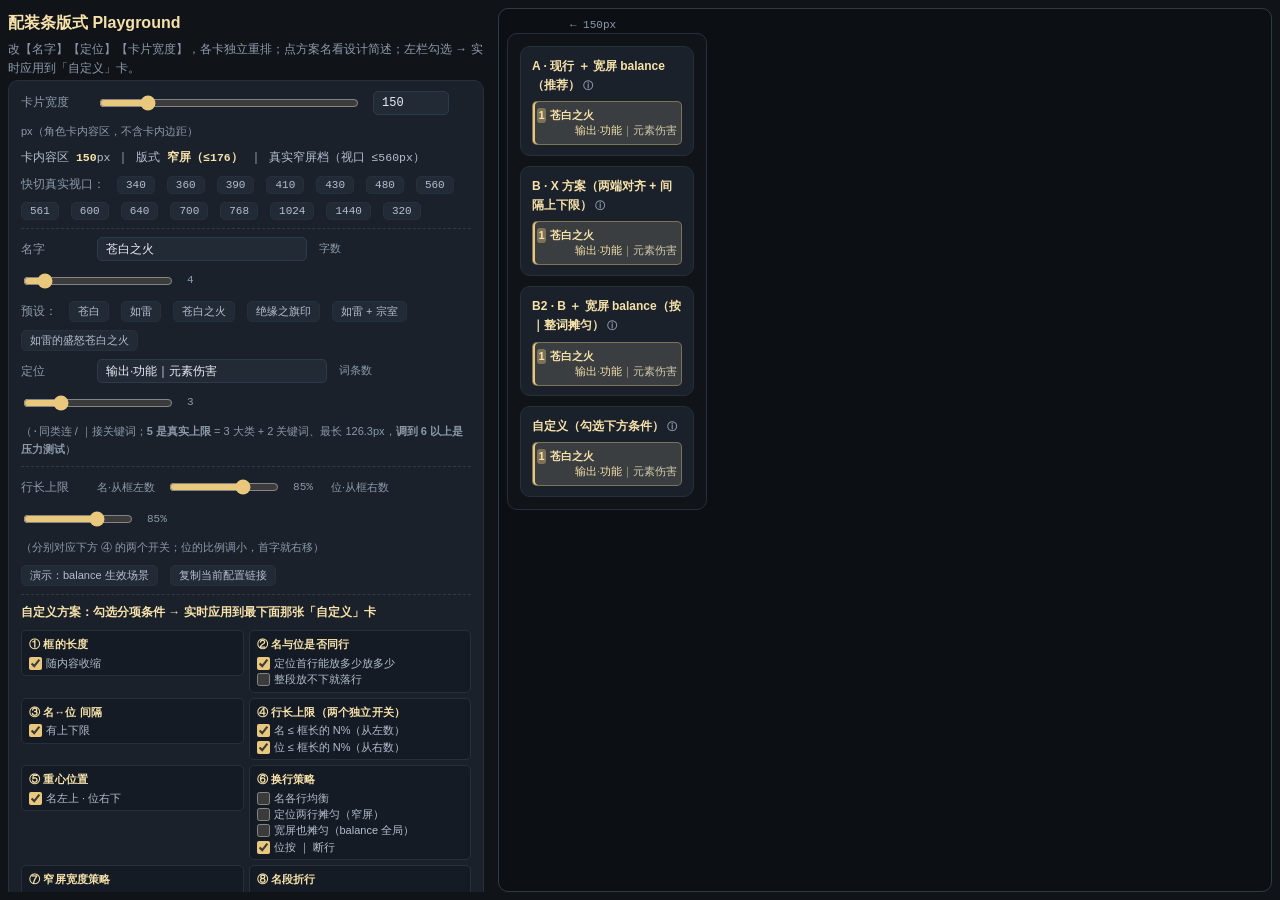
<file: tools/playground.html>
<!doctype html>
<html lang="zh-CN">
<head>
<meta charset="utf-8">
<meta name="viewport" content="width=device-width,initial-scale=1">
<title>配装条版式 Playground · A / B / B2 对照</title>
<style>
/* ============================================================
 * Playground 自身 UI（左侧控制面板 + 舞台外壳）
 * 舞台内部（.cc-* 系列）是从 src/styles.css 复刻并改成作用域类的版本，
 * 见下方 <style id="stage-css">，勿与本段混用。
 * ============================================================ */
:root{
  color-scheme:dark;
  --bg:#101419; --bg1:#0c1015; --bg2:#151a21; --bg3:#1e242e;
  --panel:#1a212a; --panel2:#222a35; --sunken:#141b24;
  --line:#2f3a48; --line-soft:#26303c;
  --txt:#e8eef6; --txt2:#b3bfcd; --txt3:#8d9aab;
  --gold:#e9c87d; --gold2:#f7e2ab; --gold-ink:#2b2313;
  --blue:#7fb6ee; --green:#72d9a4; --orange:#f5a86b; --red:#ff8a8a; --purple:#bd9bf7;
  --s1:4px; --s2:8px; --s3:12px; --s4:16px; --s5:24px;
  --r-xs:5px; --r-sm:7px; --r:10px; --r-lg:14px;
  --mono:ui-monospace,SFMono-Regular,Menlo,Consolas,"Liberation Mono",monospace;
}
*{box-sizing:border-box;}
html,body{margin:0;padding:0;}
body{
  background:var(--bg);color:var(--txt);
  font:14px/1.6 -apple-system,BlinkMacSystemFont,"Segoe UI","PingFang SC","Microsoft YaHei",sans-serif;
  padding:0;height:100vh;overflow:hidden;
}
/* 两栏同屏：左控制面板（自己滚） + 右舞台（自己滚）。
   之前面板在上、舞台在下，调一个参数要滚半屏才看到结果 —— 参数与效果必须同屏才能对比。 */
.app{display:grid;grid-template-columns:minmax(420px,480px) 1fr;gap:10px;height:100vh;padding:8px;box-sizing:border-box;}
#panel{overflow-y:auto;overflow-x:hidden;padding-right:4px;min-width:0;}
#main{display:flex;flex-direction:column;min-width:0;min-height:0;}
#stageWrap{flex:1;min-height:0;}
@media (max-width:1020px){
  body{height:auto;overflow:auto;}
  .app{grid-template-columns:1fr;height:auto;}
  #stageWrap{min-height:60vh;}
}
h1{font-size:16px;margin:0 0 2px;color:var(--gold2);}
.sub{font-size:12px;color:var(--txt3);margin:0 0 10px;}
.sub code{font-family:var(--mono);font-size:11px;color:var(--txt2);}
.ui-card{background:var(--panel);border:1px solid var(--line-soft);border-radius:var(--r);padding:10px 12px;margin-bottom:10px;}
.ui-row{display:flex;flex-wrap:wrap;gap:8px 12px;align-items:center;}
.ui-row+.ui-row{margin-top:8px;}
label.lbl{font-size:12px;color:var(--txt3);min-width:64px;}
input[type=text],input[type=number]{
  background:var(--panel2);border:1px solid var(--line);color:var(--txt);
  border-radius:var(--r-xs);padding:4px 8px;font-size:12px;font-family:inherit;
}
input[type=text]:focus,input[type=number]:focus{outline:1px solid var(--gold);border-color:var(--gold);}
input[type=number]{width:76px;font-family:var(--mono);}
input[type=range]{accent-color:var(--gold);height:20px;}
.chip{
  font-size:11px;padding:2px 8px;border-radius:var(--r-xs);cursor:pointer;
  background:var(--panel2);border:1px solid var(--line-soft);color:var(--txt2);
  font-family:inherit;
}
.chip:hover{border-color:var(--gold);color:var(--gold2);}
.chip.on{background:linear-gradient(150deg,var(--gold2),var(--gold));color:var(--gold-ink);font-weight:600;border-color:transparent;}
.chip.mono{font-family:var(--mono);}
.btn{
  font-size:12px;padding:4px 10px;border-radius:var(--r-xs);cursor:pointer;font-family:inherit;
  background:var(--panel2);border:1px solid var(--line);color:var(--txt);
}
.btn:hover{border-color:var(--gold);color:var(--gold2);}
.hintline{font-size:11px;color:var(--txt3);font-family:var(--mono);}
.warnbox{border-color:color-mix(in srgb,var(--red) 40%,var(--line-soft));background:color-mix(in srgb,var(--red) 8%,var(--panel));}
hr.sep{border:0;border-top:1px dashed var(--line);margin:8px 0;}
#stageInfo{font-family:var(--mono);font-size:11.5px;color:var(--txt2);}
#stageInfo b{color:var(--gold2);font-weight:600;}
/* 舞台外壳：横向可滚动，宽度 = 模拟视口 */
#stageWrap{overflow-x:auto;background:var(--bg1);border:1px solid var(--line);border-radius:var(--r);padding:8px;}
#stageShell{width:max-content;min-width:100%;}
#ruler{font-family:var(--mono);font-size:11px;color:var(--txt3);height:16px;position:relative;}
#ruler span{position:absolute;top:0;transform:translateX(-50%);white-space:nowrap;}
/* 自定义方案面板 */
#cxGroups{display:grid;grid-template-columns:repeat(auto-fill,minmax(210px,1fr));gap:5px;align-items:start;}
#cxGroups .grp{display:flex;flex-direction:column;gap:2px;min-width:0;padding:5px 7px;
  background:var(--sunken);border:1px solid var(--line-soft);border-radius:var(--r-xs);}
#cxGroups .grp>h4{font-size:10.5px;color:var(--gold2);font-weight:600;margin:0 0 1px;letter-spacing:.2px;}
#cxGroups label{display:flex;align-items:flex-start;gap:4px;font-size:11px;color:var(--txt2);
  line-height:1.3;cursor:pointer;}
#cxGroups label b{font-weight:500;}
#cxGroups .grp>h4{cursor:help;}
#cxGroups input[type=checkbox]{accent-color:var(--gold);margin:1px 0 0;flex:none;}
#cxGroups label.off{color:var(--txt3);}
/* 方案简述弹窗 */
dialog#dlg{
  width:min(460px,92vw);border:1px solid var(--line);border-radius:var(--r-lg);
  background:var(--panel);color:var(--txt);padding:0;font-family:inherit;
}
dialog#dlg::backdrop{background:rgba(6,9,13,.62);}
dialog#dlg .dlg-head{display:flex;align-items:center;justify-content:space-between;gap:10px;
  padding:10px 12px;border-bottom:1px solid var(--line-soft);}
dialog#dlg .dlg-head b{font-size:13px;color:var(--gold2);}
dialog#dlg #dlgBody{padding:10px 12px 12px;font-size:12px;line-height:1.65;color:var(--txt2);}
dialog#dlg #dlgBody p{margin:0 0 8px;}
dialog#dlg #dlgBody p:last-child{margin-bottom:0;}
dialog#dlg #dlgBody b{color:var(--txt);}
dialog#dlg #dlgBody .k{font-family:var(--mono);font-size:11px;color:var(--gold2);}
dialog#dlg #dlgBody .warn{color:var(--red);}
dialog#dlg #dlgBody .tag{display:inline-block;font-size:10.5px;padding:1px 6px;border-radius:var(--r-xs);
  border:1px solid var(--line);color:var(--txt3);margin:0 4px 4px 0;}
</style>

<!-- ============================================================
     舞台 CSS：src/styles.css 的 .cc-bp 相关规则的最小复刻。
     宽度模型：舞台是一排【等宽角色卡】，卡内容区宽 = --cw（滑块直接控制），
     「视口 → .char-grid auto-fill → 卡宽」那一层被去掉 —— 每张卡独立、宽度精确、不受卡数影响。
     断点改写（关键）：真实文件按视口分档，而这里卡宽是独立变量、@media 不会跟着变，
     所以换成作用域类，分界 160px（实测映射：真实 ≤560px 视口 → 卡内容区 140–155px；≥561px → 170px+）：
        #stage.vpn   ←→  @media (max-width:560px)     卡内容区 ≤160px
        #stage.vpw   ←→  @media (min-width:561px)     卡内容区 >160px
     （原 .vpm / 1000px 那一档只改 .char-grid 列宽；grid 已不用，连带合并进 .vpw ——
       两档的 .cc-bp 规则本来就完全相同。）
     容器查询 @container 是【真的】（container-type 在 div 上照常工作，量的就是卡内容区宽），
     但内部选择器都带 #stage.vpn 前缀 —— 防止它在宽屏下 fallback 到视口查询而误命中。
     ============================================================ -->
<style id="stage-css">
/* 舞台 = 一排【等宽角色卡】，每张卡独立、互不影响（2026-10-05 起）。
   宽度直接由 --cw（角色卡内容区宽）控制，不再走「模拟视口 → .char-grid auto-fill 分列」那一层 ——
   那样卡宽要靠列数反推、既不直观也不精确（每加一张卡列宽就变）。
   代价：断点从「视口宽」改成「卡内容区宽」判定，依据是实测映射：
     真实 ≤560px 视口时卡内容区 140–155px；≥561px 视口时 170px+（1440 档 246px）。
   所以 CARDP_NARROW = 160px 作为分界。 */
#stage{
  width:max-content;background:var(--bg);padding:12px;
  /* 与 body 同色，靠描边把「画布」范围标出来 —— 竖排后右侧留白很大，没边界会看不出卡宽是多少 */
  border:1px solid var(--line-soft);border-radius:var(--r);
  font-family:-apple-system,BlinkMacSystemFont,"Segoe UI","PingFang SC","Microsoft YaHei",sans-serif;
}
#stage .char-grid{display:flex;flex-direction:column;gap:10px;width:max-content;align-items:flex-start;}
#stage .char-card{
  position:relative;background:var(--panel);border:1px solid var(--line-soft);
  border-radius:10px;padding:12px 13px;
  /* content-box：--cw 就是【卡内容区宽】，与滑块标签一致；padding / border 另加在外侧。
     若用默认 border-box，滑块值就变成卡的总宽，与页面里「卡内容区」的表述差一个 padding。 */
  flex:none;width:var(--cw,150px);box-sizing:content-box;
}
#stage.vpn .char-card{padding:10px 11px;}
#stage .cc-builds{display:flex;flex-direction:column;gap:4px;margin-bottom:8px;}
/* 方案标题：点击展开设计简述 */
#stage .vname{
  display:block;width:100%;text-align:left;font:inherit;font-size:12px;font-weight:600;
  color:var(--gold2);background:none;border:0;padding:0 0 6px;cursor:pointer;
}
#stage .vname.bad{color:var(--red);}
#stage .vname:hover{text-decoration:underline;text-underline-offset:2px;}
#stage .vname::after{content:" ⓘ";font-size:10px;color:var(--txt3);}
#stage .vname.bad::after{color:var(--red);}

/* ---- 配装条基础（src/styles.css 的 .cc-bp 块原样复刻） ---- */
#stage .cc-bp{
  display:flex;flex-wrap:nowrap;align-items:flex-start;align-content:center;column-gap:4px;
  width:100%;max-width:100%;
  font-size:11px;padding:6px;border-radius:5px;
  background:color-mix(in srgb,var(--panel2) 88%,transparent);
  border:1px solid color-mix(in srgb,var(--line-soft) 70%,transparent);color:var(--txt);
  cursor:pointer;font-family:inherit;line-height:1.5;text-align:left;font-weight:400;
  box-shadow:inset 2px 0 0 transparent;
}
#stage .cc-bp.on{
  background:color-mix(in oklab,var(--gold) 14%,var(--panel2));
  color:var(--gold2);border-color:color-mix(in srgb,var(--gold) 38%,transparent);
  box-shadow:inset 2px 0 0 var(--gold);
}
#stage .cc-bp-idx{
  flex:none;min-width:1.5ch;height:1.35em;padding:0 1px;white-space:nowrap;
  display:inline-flex;align-items:center;justify-content:center;
  border-radius:3px;font-size:11px;font-weight:600;font-variant-numeric:tabular-nums;line-height:1;
  background:color-mix(in srgb,var(--txt2) 12%,transparent);color:var(--txt3);
}
#stage .cc-bp.on .cc-bp-idx{background:color-mix(in srgb,var(--gold) 38%,transparent);color:var(--gold2);}
#stage .cc-bp-name{flex:0 1 auto;line-height:1.35;font-weight:600;}
#stage .cc-bp-name.n2{flex:0 0 auto;width:2.2em;word-break:break-all;}
#stage .cc-bp-name.nfull{max-width:100%;flex:0 1 auto;min-width:0;word-break:keep-all;overflow-wrap:anywhere;}
#stage .cc-bp-tag{flex:1 1 auto;margin-left:auto;text-align:right;
  /* 落行交错（主人 2026-10-11）：位独占整行时行宽 ≤ 框宽 − 序号 − 间隔（= 可用宽 pair），
     保证位首字落在名首字偏右 —— 否则 140 卡宽 + 4 词定位（126px > 116.8px）时，
     右对齐的位首字会退到名首字左边 9.2px（实测交错破坏）。
     同行工况无影响：名旁边本来就放不下超过 pair 的盒子。 */
  max-width:calc(100% - 1.5ch - 4px);
  font-size:11px;font-weight:400;line-height:1.35;color:var(--txt3);}
#stage .cc-bp-tag .bt-w{white-space:nowrap;}
#stage .cc-bp-tag .bt-cat{color:var(--txt2);}
#stage .cc-bp-tag .bt-sep{opacity:.62;font-weight:400;}
#stage .cc-bp.on .cc-bp-tag{color:color-mix(in srgb,var(--gold2) 66%,var(--txt3));}
#stage .cc-bp.on .cc-bp-tag .bt-cat{color:var(--gold2);}
/* 多套任选长名 */
#stage .cc-bp.wide{flex-wrap:wrap;row-gap:4px;width:100%;}
#stage .cc-bp.wide .cc-bp-name{flex:1 1 0;min-width:0;}
#stage .cc-bp.wide .cc-bp-tag{flex:1 1 100%;margin-left:0;}

/* ---- 宽屏（卡内容区 >160px，对应真实 ≥561px 视口）：放开 .n2 定宽；data-lad 分档；
       名称↔定位 8px；nmwrap 独占下行 ---- */
#stage.vpw .cc-bp-name.n2{width:auto;word-break:normal;overflow-wrap:normal;white-space:nowrap;}
#stage.vpw .k-ladder .cc-bp{width:auto;align-self:flex-start;}
#stage.vpw .k-ladder .cc-bp.wide{width:100%;}
#stage.vpw .k-ladder .cc-bp[data-lad="1"]{min-width:min(100%,10em);}
#stage.vpw .k-ladder .cc-bp[data-lad="2"]{min-width:min(100%,13.5em);}
#stage.vpw .k-ladder .cc-bp[data-lad="3"]{min-width:min(100%,17.5em);}
#stage.vpw .k-ladder .cc-bp-tag{margin-left:8px;}
#stage.vpw .k-ladder .cc-bp.wide .cc-bp-tag{margin-left:0;}
#stage.vpw .k-nm .cc-bp.nmwrap{flex-wrap:wrap;row-gap:2px;}
#stage.vpw .k-nm .cc-bp.nmwrap .cc-bp-tag{flex:1 1 100%;margin-left:0;text-align:right;}

/* ---- 窄屏（卡内容区 ≤160px，对应真实 ≤560px 视口）各方案规则 ---- */
/* S1a：横向 padding 6 → 4（配套 .nfull 的 max-width 减法项同步） */
#stage.vpn .k-pad4 .cc-bp{padding-left:4px;padding-right:4px;}
#stage.vpn .k-pad4 .cc-bp-name.nfull{max-width:calc(100% - 1.5ch - 4px - 8px);}
/* T4：强制「上行名 + 下行位」两行 */
#stage.vpn .k-t4 .cc-bp:not(.wide){flex-wrap:wrap;row-gap:0;}
#stage.vpn .k-t4 .cc-bp-name{flex:0 1 auto;min-width:0;}
#stage.vpn .k-t4 .cc-bp:not(.wide) .cc-bp-tag{flex:1 1 100%;margin-left:0;text-align:right;}
/* S2：「能同行就同行」—— flex-wrap:wrap 下 tag 放不下就自然落到下一行 */
#stage.vpn .k-fit .cc-bp:not(.wide){flex-wrap:wrap;row-gap:0;}
#stage.vpn .k-fit .cc-bp-name{flex:0 1 auto;min-width:0;}
#stage.vpn .k-fit .cc-bp:not(.wide) .cc-bp-tag{flex:1 1 auto;margin-left:auto;text-align:right;}
/* ⚠️ 这里必须是 auto 而不是 0：base cap（位 ≤ 框宽−序号−间隔）生效后 grow 到不了右缘，
   margin-left:0 会让落行的定位盒 stranded 在左侧、文字右缘内缩，
   位首字退到名首字左边（实测 130 卡宽 + 3 词：位首字 542.7 < 名首字 550.2，交错破坏）。
   auto margin 把上限省下的空间推到盒子左边；同行工况 grow 先吃满剩余空间，结果不变。 */
/* X 方案：位允许内部换行 —— 放在 k-fit 之后（同特异性、靠后生效）把它从 basis:auto 改成 0。
   ⚠️ 两个关键点，少一个都不行：
     ① 只给 min-width:0 没用：flex 换行判定用的是【假想主尺寸】（由 flex-basis 决定），
        basis:auto = 内容宽 → 即使 shrink 后放得下，也先判「放不下」而整段换行；
     ② 选择器必须与 k-fit【同特异性且在其后】才压得住它 ——
        k-fit 那条是 `#stage.vpn .k-fit .cc-bp:not(.wide) .cc-bp-tag` = id×1 + class×5
        （.vpn 也算一个 class），所以本条要写成 `#stage .cc-builds.k-xsame .cc-bp:not(.wide) .cc-bp-tag` 同样是 5 个。
   效果：短名 + 长定位时「名」与「位的第一行」同行、其余折到第二行。 */
/* 定位段「首行能放多少放多少」—— flex-basis:min-content 是关键：
   假想主尺寸 = 最长的那个不可拆词单元（约 31px），所以 flex 换行判定只看「名右边放不放得下这个词」，
   放得下就同行、位吃剩余空间并内部折行；放不下才整段落下一行。
   对比另两种口径（都试过）：
     flex:1 1 0        假想 0 → 永远同行 → 位被压到最窄、每单元一行、整块往中间偏；
     flex:1 1 auto     假想 = 整段 max-content（约 191px）→ 几乎总是落行，永远不部分同行。 */
/* flex-grow:0 —— 定位段【不 grow】：盒宽 = 内容宽，剩余空间交给按钮收缩去消化。
   若让它 grow（原来是 1），盒子会撑满剩余宽度，而文字右对齐 → 所有空白堆在文字左边，
   名与定位之间出现「很大间隔」（237 卡宽实测：盒 133px / 内容 101px / 名→文字 49.6px）。 */
/* ⚠️ flex-wrap 必须写在 xsame 规则里，不能只依赖 k-fit：
   fit 与 xsame 是互斥开关（自定义面板里勾一个会取消另一个），而 `flex-wrap:wrap` 原本挂在 fit 上
   → 只勾 xsame 时按钮还是 nowrap，定位永远与名同行、盒宽超过剩余空间，
   文字被推到按钮最左端（实测「定位行超出圣遗物名第一个字」）。
   xsame 的语义就是「首行放多少放多少」，它必然包含换行能力，所以这条归它。 */
#stage .cc-builds.k-xsame .cc-bp:not(.wide){flex-wrap:wrap;row-gap:0;}
#stage .cc-builds.k-xsame .cc-bp:not(.wide) .cc-bp-tag{flex:0 1 min-content;min-width:var(--tg-min,0px);}
/* ④ 单行长度上限：由引擎算成 --tg-cap（见 layoutSx ④），CSS 只负责套用。
   定位右对齐 → 首字位置 = 框右 − 盒宽，所以「盒宽上限」直接决定「首字落在哪」。 */
#stage .cc-builds.k-xcap .cc-bp:not(.wide) .cc-bp-tag{max-width:var(--tg-cap,100%);}
/* ⚠️ 上限截断盒子后，靠 flex-grow 撑满到右缘的路径会被 max-width 拦住：
   窄屏 k-fit 的 margin-left:0 会让盒子靠左（实测 130 卡宽右缘内缩 18px）；
   宽屏 k-ladder 的 margin-left:8px 在「定位落行」时同样让盒子左摆
   （实测 237 卡宽 + 5 字名：定位落行后右缘内缩 ≈65px）。
   auto margin 把上限省下的空间推到盒子左侧，右缘始终贴齐 ——
   「从右往左数 N%」的语义本来就要求右缘贴齐。 */
#stage .cc-builds.k-xcap .cc-bp:not(.wide) .cc-bp-tag{margin-left:auto;}
#stage .cc-builds.k-xcname .cc-bp:not(.wide) .cc-bp-name{max-width:var(--nm-cap,100%);}
/* --tg-min 由引擎算：定位前 3 个词单元 + 间隔下限（= 主人那条「同行时定位至少 2 行」的名义规则）。
   判定交给 flex 算法（假想主尺寸 vs 容器宽），JS 只提供这个有含义的下限值、不做分支判断。 */
/* 勾了「间隔有上下限」时，定位段靠右摆（margin-left:auto 吃掉剩余空间）。
   ⚠️ 为什么不能把间隔直接设成 tag 的 margin-left：90% 上限把 tag 盒子限到 90% 宽，
   再给一个固定的 margin-left → 盒子从左边起摆，右边反而空出一截（看起来「没右对齐」）。
   正确分工：**间隔加在【名段右边】**（margin-right），**定位段用 margin-left:auto 靠右**。
   这样 90% 上限的语义正好是「从右往左占、最多 90%」—— 右边贴框尾，左边留 10%。 */
#stage .cc-builds.k-xgap .cc-bp:not(.wide) .cc-bp-tag{margin-left:auto;flex:0 1 auto;}
/* S1c：定位折行时均衡两行长度（Chromium 114+，不支持则优雅降级） */
#stage.vpn .k-bal .cc-bp-tag{text-wrap:balance;}
/* 宽屏 balance（方案 A / B2 的核心差异项）：
   把上一条 balance 从「#stage.vpn 窄屏作用域」拿出来全局生效。
   修的工况：宽屏卡 177–230px + 短名 + 5 词定位 → balance 缺席时定位贪心折行，
   第二行只剩「冷却」两个字（实测 128px/22px，两行差 582%）→ 摊成 82px/68px。
   生产落地 = src/styles.css 把 @media (max-width:560px) 里那条 balance 挪到全局。 */
#stage .k-wbal .cc-bp-tag{text-wrap:balance;}
/* S3：名段一律整段保留 —— 窄屏也放开 .n2 的「恒 2 字宽 + 按字断行」，
   规则并入 .nfull（同样的 max-width 扣编号 + keep-all + anywhere 兜底）。 */
#stage.vpn .k-n2auto .cc-bp-name.n2{width:auto;max-width:calc(100% - 1.5ch - 4px - 8px);
  word-break:keep-all;overflow-wrap:anywhere;}
/* ============================================================
 * X 方案（主人 2026-10-05 给的约束）—— 纯 CSS 能表达的部分
 * 间隔 clamp / 90% 上限 / 同行交叠由 JS 引擎 layoutSx() 逐行算（见脚本）
 * ============================================================ */
/* X0 定位段允许内部换行 —— 这是「短名 + 长定位时名与位的第一行同行」的关键：
   flex item 默认 min-width:auto（= min-content），定位段永远被撑到整段宽、只能整段落下一行；
   给 min-width:0 后它可以收缩到比内容窄 → 内部折行，于是「如雷」与「输出·功能·生存｜」同行、
   「元素伤害·冷却」落到第二行。（= 主人第 4/7 条要的那个效果） */
/* X2 重心对角：名贴左上、定位贴右下
   ① align-items:stretch —— 同行时两栏被拉到等高（原来是 flex-start，都在顶部）；
   ② 定位段 margin-top:auto —— 在 stretch 的一行里吸收剩余空间，把整块定位推到【下】边。
   合起来：名在左上角、定位在右下角，中间那段自然留白 —— 就是主人要的「重心左上右下」。 */
/* ⚠️ 别用 align-items:stretch + margin-top:auto：stretch 会把定位段拉到与行等高，
   auto margin 就没剩余空间可分配了（实测下沉量 −1px，等于没生效）。
   正确做法：名保持顶端（flex-start，基础值），定位段 align-self:flex-end 贴行底。 */
#stage .k-xcorner .cc-bp{align-items:flex-start;}
#stage .k-xcorner .cc-bp-tag{align-self:flex-end;}
/* X1 框长可变：内容不满时收缩到内容宽度，顶到卡内容区宽为止 */
#stage .k-xbox .cc-bp{width:fit-content;max-width:100%;}
/* X4 两行可重叠：行间距压到负值（视觉上两行交叠） */
#stage .k-xrow .cc-bp{row-gap:-3px;}
/* X5 名优先填满首行：pretty 会避免「末行只剩一个字」的孤字（Chromium 117+，不支持则忽略） */
#stage .k-xpretty .cc-bp-name{text-wrap:pretty;}
/* X6b 大类段内部不断行（「｜」前的大类整体视为一个单元） */
#stage .k-xbar .cc-bp-tag .bt-cat{white-space:nowrap;}
/* 名续行悬挂缩进 —— 修「序号孤立在第一行、名的续行顶到序号左缘」
   机制：text-indent 只作用于【首行】，padding-left 作用于【整段】，两者等量抵消。
     首行 = padding − indent = 0 → 顶格，紧贴序号右侧（column-gap 4px）；
     续行只有 padding 13.2px → 向右缩进 13.2px，让到序号右缘之后。
   13.2 = 序号 min-width 1.5ch(≈9.2px) + column-gap(4px)，实测 10–20px 全区间安全。
   ⚠⚠ 绝对不要为了 hang 去放宽 `.nfull` 的 `max-width:calc(100% - 1.5ch - 4px - 8px)`：
      那条上限的作用是**让名盒整体右移、避开序号列**，是「防压编号」的正确值。
      曾试过补 13.2px 把它放宽成 calc(100% - 8px) 想让 padding 完整生效 ——
      实测名盒直接左移到 x=537、盖住序号（序号 537..546.2），135 组里 12 组压序号 9.2px。
      ⚠ 教训：`.nfull` 的 calc 上限与 hang 的 padding 是【互斥的两套避让机制】，
         序号列的让位只认max-width，不认 padding。hang 只管续行缩进，别碰上限。 */
#stage .cc-builds.k-hang .cc-bp-name{padding-left:13.2px;text-indent:-13.2px;}
/* 实验：每字一档（7 档）—— data-lad 改为按汉字数逐字分档（2字→1 … 7字以上→7）。
   阶梯值按「名段实测自然宽 + 定位/编号/留白约 60px」估的，⚠️ 近似值，撞档率待全量实测。
   ⚠️ 自成一套（不挂在 .k-ladder 下）：lad7 与 ladder 互斥，ladder 被取消后就没有
   「width:auto + align-self:flex-start」这套收缩基础规则了，所以这里自带一份。 */
#stage.vpk7.vpw .cc-bp{width:auto;align-self:flex-start;}
#stage.vpk7.vpw .cc-bp.wide{width:100%;}
#stage.vpk7.vpw .cc-bp-tag{margin-left:8px;}
#stage.vpk7.vpw .cc-bp.wide .cc-bp-tag{margin-left:0;}
#stage.vpk7.vpw .cc-bp[data-lad="1"]{min-width:min(100%,7.5em);}
#stage.vpk7.vpw .cc-bp[data-lad="2"]{min-width:min(100%,8.5em);}
#stage.vpk7.vpw .cc-bp[data-lad="3"]{min-width:min(100%,9.5em);}
#stage.vpk7.vpw .cc-bp[data-lad="4"]{min-width:min(100%,11.5em);}
#stage.vpk7.vpw .cc-bp[data-lad="5"]{min-width:min(100%,12.5em);}
#stage.vpk7.vpw .cc-bp[data-lad="6"]{min-width:min(100%,14em);}
#stage.vpk7.vpw .cc-bp[data-lad="7"]{min-width:min(100%,17.5em);}
#stage.vpk7.vpn .cc-builds{container-type:inline-size;}
#stage.vpk7.vpn .cc-bp{width:auto;align-self:flex-start;}
#stage.vpk7.vpn .cc-bp.wide{width:100%;}
#stage.vpk7.vpn .cc-bp[data-lad="1"]{min-width:53%;}
#stage.vpk7.vpn .cc-bp[data-lad="2"]{min-width:60%;}
#stage.vpk7.vpn .cc-bp[data-lad="3"]{min-width:67%;}
#stage.vpk7.vpn .cc-bp[data-lad="4"]{min-width:84%;}
#stage.vpk7.vpn .cc-bp[data-lad="5"]{min-width:91%;}
#stage.vpk7.vpn .cc-bp[data-lad="6"],
#stage.vpk7.vpn .cc-bp[data-lad="7"]{min-width:100%;}
/* H：按卡内容区实际宽度决定是否收缩 —— 必须同时撤离 k-ct 才等于「等宽」 */
#stage.vpn .cc-builds.k-ct{container-type:inline-size;}
@container (min-width:145px){
  #stage.vpn .k-ct .cc-bp{width:auto;align-self:flex-start;}
  #stage.vpn .k-ct .cc-bp.wide{width:100%;}
  #stage.vpn .k-ct .cc-bp[data-lad="1"]{min-width:72%;}
  #stage.vpn .k-ct .cc-bp[data-lad="2"]{min-width:88%;}
  #stage.vpn .k-ct .cc-bp[data-lad="3"]{min-width:100%;}
}
/* 免分档阶梯（k-nolad，2026-10-11）：关掉 data-lad 的全部 min-width 档位
   （vpn @container 72/88/100% 与宽屏 10em/13.5em/17.5em），按钮框长回到
   纯 fit-content（内容 + 间隔上限），不再随 145 门槛 / 176→177 断点跳变。
   选择器带 vpn/vpw 且类数高于两条阶梯规则，保证稳定覆盖。
   ⚠️ 代价：宽屏「名左/位右下」的落行观感减弱（名列不再被 10em 抬宽，定位更容易与名同行）。 */
#stage.vpn .cc-builds.k-nolad .cc-bp[data-lad],
#stage.vpw .cc-builds.k-nolad .cc-bp[data-lad]{min-width:0;}
</style>
</head>
<body>

<div class="app">
<aside id="panel">
<h1 style="margin:2px 0 4px;font-size:16px">配装条版式 Playground</h1>
<p class="sub" style="margin:2px 0">
  改【名字】【定位】【卡片宽度】，各卡独立重排；点方案名看设计简述；左栏勾选 → 实时应用到「自定义」卡。
</p>

<div class="ui-card">
  <div class="ui-row">
    <label class="lbl" for="wRange">卡片宽度</label>
    <input type="range" id="wRange" min="120" max="300" step="1" value="150" style="width:260px">
    <input type="number" id="wNum" min="120" max="300" step="1" value="150">
    <span style="font-size:11px;color:var(--txt3)">px（角色卡内容区，不含卡内边距）</span>
    <span id="stageInfo"></span>
  </div>
  <div class="ui-row" id="vwChips">
    <span style="font-size:12px;color:var(--txt3)">快切真实视口：</span>
  </div>
  <hr class="sep">
  <div class="ui-row">
    <label class="lbl" for="nmInput">名字</label>
    <input type="text" id="nmInput" value="苍白之火" style="width:210px">
    <span style="font-size:11px;color:var(--txt3)">字数</span>
    <input type="range" id="nmLen" min="1" max="30" step="1" value="4" style="width:150px">
    <span id="nmLenVal" class="hintline">4</span>
  </div>
  <div class="ui-row" id="nmChips"><span style="font-size:12px;color:var(--txt3)">预设：</span></div>
  <div class="ui-row">
    <label class="lbl" for="tgInput">定位</label>
    <input type="text" id="tgInput" value="输出·功能｜元素伤害" style="width:230px">
    <span style="font-size:11px;color:var(--txt3)">词条数</span>
    <input type="range" id="tgLen" min="1" max="10" step="1" value="3" style="width:150px">
    <span id="tgLenVal" class="hintline">3</span>
    <span style="font-size:11px;color:var(--txt3)">（<code>·</code>同类连 / <code>｜</code>接关键词；<b>5 是真实上限</b> = 3 大类 + 2 关键词、最长 126.3px，<b>调到 6 以上是压力测试</b>）</span>
  </div>
  <hr class="sep">
  <div class="ui-row">
    <label class="lbl">行长上限</label>
    <span style="font-size:11px;color:var(--txt3)">名·从框左数</span>
    <input type="range" id="capName" min="50" max="100" step="1" value="100" style="width:110px">
    <span id="capNameVal" class="hintline">100%</span>
    <span style="font-size:11px;color:var(--txt3);margin-left:6px">位·从框右数</span>
    <input type="range" id="capTag" min="50" max="100" step="1" value="85" style="width:110px">
    <span id="capTagVal" class="hintline">85%</span>
    <span style="font-size:11px;color:var(--txt3)">（分别对应下方 ④ 的两个开关；位的比例调小，首字就右移）</span>
  </div>
  <div class="ui-row">
    <button class="chip" id="btnDemo">演示：balance 生效场景</button>
    <button class="chip" id="tgCopy">复制当前配置链接</button>
    <span id="copied" style="font-size:11px;color:var(--green)"></span>
  </div>
  <hr class="sep">
  <div class="ui-row" style="align-items:flex-start">
    <b style="font-size:12px;color:var(--gold2);min-width:100%">自定义方案：勾选分项条件 → 实时应用到最下面那张「自定义」卡</b>
  </div>
  <div class="ui-row" id="cxGroups"></div>
  <div class="ui-row">
    <label class="lbl" for="cxOut">导出</label>
    <button class="btn" id="cxCopy">一键复制方案（开关 + CSS）</button>
    <button class="btn" id="cxPresetS3">载入方案 A</button>
    <button class="btn" id="cxPresetX">载入方案 B</button>
    <button class="btn" id="cxPresetS2">载入方案 B2</button>
    <button class="btn" id="cxClear">全不勾</button>
    <span id="cxCopied" style="font-size:11px;color:var(--green)"></span>
  </div>
  <details class="ui-row" style="display:block">
    <summary style="font-size:12px;color:var(--txt3);cursor:pointer;user-select:none">展开 / 折叠「方案配置导出」</summary>
    <textarea id="cxOut" readonly rows="8" style="width:100%;margin-top:6px;background:var(--bg1);color:var(--txt2);
      border:1px solid var(--line);border-radius:var(--r-xs);padding:6px 8px;font:11px/1.5 var(--mono);"></textarea>
  </details>
</div>
</aside>

<main id="main">
<div id="stageWrap">
  <div id="stageShell">
    <div id="ruler"></div>
    <div id="stage" class="vpn"><div class="char-grid" id="grid"></div></div>
  </div>
</div>

</main>
</div>

<!-- 方案设计简述弹窗 -->
<dialog id="dlg">
  <div class="dlg-head"><b id="dlgTitle"></b><button class="btn" id="dlgClose" type="button">关闭</button></div>
  <div id="dlgBody"></div>
</dialog>

<script>
/* ============================================================
 * 数据构造：完全对齐 src/app.js 的 buildTagInline / nameBreakW2 / nameLadder
 * ============================================================ */
const esc = s => String(s).replace(/[&<>"']/g, c => ({'&':'&amp;','<':'&lt;','>':'&gt;','"':'&quot;',"'":'&#39;'}[c]));
/* app.js nameBreakW2：纯中文 1–4 字 → .n2（窄屏 2 字边界折行），更长/含符号 → .nfull 整段保留 */
function nameBreakW2(s){
  const a = Array.from(String(s||''));
  return a.length >= 1 && a.length <= 4 && /^[\u3400-\u9fff\uf900-\ufaff]+$/.test(a.join(''));
}
/* app.js nameLadder：只数汉字 ≤2 → lad1；3–4 → lad2；≥5 → lad3 */
function nameLadder(s){
  const cjk = (String(s||'').match(/[\u3400-\u9fff\uf900-\ufaff]/g)||[]).length;
  return cjk <= 2 ? '1' : (cjk <= 4 ? '2' : '3');
}
/* app.js buildTagInline：每个「词 + 它后面的分隔符」合成一个 .bt-w 单元，单元之间 <wbr> */
function tagUnits(cats, kws){
  const DOT='·', BAR='｜', out=[];
  cats.forEach((name,i)=>out.push({name, cls:'bt-cat', sep: i<cats.length-1 ? DOT : (kws.length ? BAR : '')}));
  kws .forEach((name,i)=>out.push({name, cls:'bt-kw',  sep: i<kws.length -1 ? DOT : ''}));
  return out;
}
function tagHtml(units){
  return units.map(u => `<span class="bt-w ${u.cls}">${esc(u.name)}${u.sep?`<span class="bt-sep">${u.sep}</span>`:''}</span>`).join('<wbr>');
}
function tagText(units){ return units.map(u => u.name + (u.sep||'')).join(''); }
/* 「输出·功能｜元素伤害」→ units；兼容手动编辑 */
function parseTagText(s){
  const [c, k] = String(s||'').split('｜');
  const cats = (c||'').split('·').filter(Boolean);
  const kws  = (k||'').split('·').filter(Boolean);
  return tagUnits(cats, kws);
}
/* 词条池按【真实数据的上限】给：大类 ≤3、关键词 ≤2。
   tools/out/_mw.mjs 在真实 index.html 上量到：定位整段自然宽最长 126.3px，全部是「3 大类 + 2 关键词」
   （输出·功能｜元素伤害·冷却 这类）；词条数分布上 4 词与 5 词都真实存在，6 词不存在。
   早前上限放到 6 会造出 185.6px 的定位（比现实长 47%），配上真实不存在的窄卡宽就成了假象。 */
function unitsByCount(n){
  /* 真实数据上限是 3 大类 + 2 关键词 = 5 词（最长 126.3px）；
     滑块放到 10 是给「压力测试」用 —— 池子按需循环取词，同词会重复，现实中不会出现。 */
  const CATS = ['输出','功能','生存','增益'];
  const KWS  = ['元素伤害','冷却','减抗','攻击力','暴击','充能','护盾'];
  const catN = Math.min(CATS.length, Math.max(1, Math.ceil(n/2)));
  const kwN  = Math.max(0, n - catN);
  const pick = (arr, k) => Array.from({length: k}, (_, i) => arr[i % arr.length]);
  return tagUnits(pick(CATS, catN), pick(KWS, kwN));
}

/* ---- 方案变体：开关类的组合（与 #stage-css 里的 k-* 一一对应）。
       每张卡只渲染【一个】配装框 —— 内容由上面【名字 / 定位】控件统一驱动，
       方案之间唯一的变量就是 flags，所以对比是公平的。
       note = 点标题弹出的设计简述（默认收起，别把版面塞满文字）。 ---- */
const VARIANTS = [
  { id:'a_wbal', name:'A · 现行 ＋ 宽屏 balance（推荐）',
    flags:'k-ladder k-nm k-pad4 k-ct k-n2auto k-fit k-bal k-wbal',
    note:'<p><b>与现行「S2 + balance」唯一差异：</b>把 <code>text-wrap:balance</code> 从窄屏媒体查询'
       + '（≤560px）里拿出来<b>全局生效</b>（<code>k-wbal</code>）。</p>'
       + '<p>修的工况：宽屏卡 177–230px + 短名 + 5 词定位 —— balance 缺席时定位贪心折行，'
       + '第二行只剩「冷却」两个字（实测 128px / 22px，两行差 <b>582%</b>）；'
       + 'balance 生效后摊成 82px / 68px（差 21%）。</p>'
       + '<p>纯 CSS <b>一条改动</b>；窄屏（≤176px 卡）表现与现行完全一致。'
       + '生产落地 = styles.css 里 <code>@media ≤560px</code> 那条 balance 挪到全局。</p>'
       + '<p class="warn">断点、同行/落行判定一概不动 —— 四个方案里改动最小、与现状最连续。</p>' },
  { id:'sx', name:'B · X 方案（两端对齐 + 间隔上下限）',
    flags:'k-ladder k-nm k-pad4 k-ct k-n2auto k-fit k-bal k-xsame k-xcorner k-xbox k-xgap k-xcname k-xcap k-xbar',
    note:'<p><b>你的 7 条 → 5 条规则</b>（澄清后：所谓「重叠」不是让两者交叠，而是'
       + '<b>名与位各占各的行、不超过最大限制就行</b>）：</p>'
       + '<p><b>① 框长可变</b> <code>width:fit-content</code> + <code>max-width:100%</code> —— '
       + '内容不满时收缩、顶到卡内容区宽为止；名左位右两端对齐。（你的 1）</p>'
       + '<p><b>② 间隔有上下限</b> <code>gap = clamp(4px, 可用宽 − 名 − 位, 14px)</code> —— '
       + '框没顶满取上限、顶满自动缩到下限再试一次。（你的 2）</p>'
       + '<p><b>③ 定位 ≤ 框长 90%</b>：只约束右对齐的定位段（从右往左占、最多 90%、右边贴框尾）；'
       + '名段不受此限 —— 它的上限由 CSS 的 <code>.nfull/.n2</code> 给，那条已精确扣掉编号列。'
       + '若连名一起限，长名会少放一个字、多折一行。（你的 5）</p>'
       + '<p><b>④ 短名 + 长定位时「名」与「位的第一行」同行</b>，位内部折行 —— 靠 '
       + '<code>flex-basis:0</code> 让定位段能收缩到比内容窄。（你的 4 / 7，截图里要的那个效果）</p>'
       + '<p><b>⑤ 换行优先级</b>：名用<b>默认的贪心换行</b> —— 第一行尽量多放、后续行递减'
       + '（<code>/</code> 与前一个套装名绑在一起、留在行尾）；位在 <code>｜</code> 之后换行'
       + '（大类一段、关键词另起），大类段内部不断。（你的 6）</p>'
       + '<p class="warn">面板里的 <code>xpretty</code>（text-wrap:pretty）默认<b>不勾</b>：'
       + '它会把「苍白之火 / 昔时之歌 / 绝缘之旗印」均衡成 3 行，而你要的是第一行尽量多放的 2 行。'
       + '想要第一行短一点、末行匀一点时才勾它。</p>'
       + '<p><b>⑥ 重心左上右下</b> <code>align-items:flex-start</code> + 定位段 '
       + '<code>align-self:flex-end</code>：名贴左上角、定位的末行贴右下角（同一行里两栏不等高时才会看到错位）。</p>'
       + '<p><b>④ 定位首行能放多少放多少</b>：定位段 <code>flex-basis:min-content</code> —— '
       + '只要名右边放得下「最长的那个不可拆词单元」就同行，吃剩余空间、内部折行；放不下才整段落下一行。'
       + '这样「名 + 定位第一行」在一行里，既满足间隔规则、框长又能按内容收缩。</p>'
       + '<p class="warn">只有 ② 间隔 clamp 需要一小段逐行 JS（剩余空间与上下限都是实测值）；'
       + '④ 的判据是【名的自然宽 &gt; 可用宽 × 0.9】纯计算（不读渲染高度，避免两态循环）：'
       + '名会折行 → 定位独占第二行；名 1 行 → 定位与名同行、内部折行。</p>'
       + '<p class="warn">已知弱点：宽屏 177px 卡带附近，定位整段落行后行宽（≈142px）装不下整段文本'
       + '（150px），内部要再折行，而 balance 只在窄屏生效 → 贪心折出孤行'
       + '（实测 [128,22]，两行差 582%）。补完版见下面的 B2。</p>'
       + '<p><b>落行交错的几何（2026-10-11 澄清）</b>：名与位分行时，名的末字要落在位末字的'
       + '<b>偏左</b>、位首字要落在名首字的<b>偏右</b>，纵向不共列 —— '
       + '两条 &lt;100% 的行长上限正好保证这个交错：名 ≤ N% 顶不到位末字所在的右缘，'
       + '位 ≤ N% 退不到名首字所在的左缘。</p>' },
  { id:'b2_wbal', name:'B2 · B ＋ 宽屏 balance（按｜整词摊匀）',
    flags:'k-ladder k-nm k-pad4 k-ct k-n2auto k-fit k-bal k-wbal k-xsame k-xcorner k-xbox k-xgap k-xcname k-xcap k-xbar',
    note:'<p>B 的全部规则不动，只把 <code>k-wbal</code>（宽屏 balance）叠上去 —— 修 B 在宽屏 177px 带的孤行。</p>'
       + '<p>这就是「按 ｜ 整词换行 + 不平衡再按整词调整」的实现路径：'
       + '换行点本来只有词单元边界（<code>k-xbar</code> 让大类段整体不断、｜ 后是优先断点），'
       + '<code>balance</code> 在这些允许的断点里挑「最长行最短」的组合 —— '
       + '等价于「先按 ｜ 拆，拆得不匀再整词挪」。</p>'
       + '<p>实测（177 卡宽 + 2 字名 + 5 词定位）：[128,22] 差 582% → [82,68] 差 21%；'
       + '200px 以上定位仍能整行单排，B 的观感不变。</p>'
       + '<p class="warn">代价与 B 相同：需要 layoutSx 一小段逐行 JS；且定位落行时卡片更高一档。</p>'
       + '<p>另注：A 的「名与位之间间隔大」是几何下限 —— 定位 150px 文本在名旁剩余 ~143px 里'
       + '必须拆两行，按词单元拆的最匀解就是 [82,68]，首行间隔 ≈69px 藏不掉；'
       + '想要没有这段间隔，只有 B/B2 的「整段落行」一条路。</p>' },
  { id:'custom', name:'自定义（勾选下方条件）', flags:'',
    note:'<p>这张卡由页面下方的<b>分项复选框</b>驱动：勾哪个条件就应用哪条 CSS 规则，实时重排。</p>'
       + '<p>配好之后点「一键复制方案」—— 剪贴板里是<b>开关串 + 与 <code>src/styles.css</code> 等价的 CSS</b>，'
       + '粘给我就能直接落地。互斥项（t4/fit、ladder/lad7）会自动二选一，'
       + '同组同时勾选时以列表靠后者优先生效（导出框里会提示）。</p>'
       + '<p>可勾的条件：定位段版式（强制两行 / 能同行就同行）、名段折行（整段保留 / 2 字定宽）、'
       + '定位段（balance / 词内断行 / 8px 留白）、窄屏宽度（@container 自适应）、'
       + '宽屏分档（三档 / 每字一档 7 档 / nmwrap）。</p>'
       + '<p class="warn">导出框末尾那三条复核项别跳过：撞档率是这套方案的命门，'
       + '窄屏还有溢出 / 压编号 / 行首标点三条红线。</p>' },
];
const NAME_PRESETS = ['苍白','如雷','苍白之火','绝缘之旗印','如雷 + 宗室','如雷的盛怒苍白之火'];
/* 纯中文连续串：只用于几何测试（看字数对折行的影响），不是真实套装名 */
const NM_SEQ = '苍白之火昔时之歌绝缘之旗印追忆之注连';
/* 名字滑块拉长时，按【真实套装名】逐个累积并用 ' / ' 分隔（而不是一串连续汉字）——
   真实数据里「多套任选」的名就是这样写的（少女 / 海染 / 昔时（任选2套））。 */
const NM_PARTS = ['苍白之火', '昔时之歌', '绝缘之旗印', '追忆之注连', '如雷的盛怒', '宗室'];
function composeName(cjkCount){
  /* 滑块最大 30 字 → NM_PARTS 不够长，按需循环取名（出现同名重复，纯粹为了撑长看折行） */
  let used = 0, parts = [], i = 0;
  while (used < cjkCount){
    const seg = NM_PARTS[i % NM_PARTS.length];
    parts.push(seg); used += Array.from(seg).length; i++;
  }
  if (!parts.length) parts.push(Array.from(NM_SEQ).slice(0, Math.max(1, cjkCount)).join(''));
  /* 超过目标字数时把最后一段截到目标字数（截在汉字边界，不会切出半个词） */
  let out = '', n = 0;
  for (const seg of parts){
    if (n >= cjkCount) break;
    const take = Array.from(seg).slice(0, cjkCount - n);
    out += (out ? ' / ' : '') + take.join('');
    n += take.length;
  }
  return out;
}

/* ============================================================
 * 自定义方案：分项开关 → 开关串 → 等价 CSS
 * 每个开关都对应 src/styles.css 里真实存在（或待验证）的一条规则，
 * 导出的 CSS 可以直接贴进 styles.css，这就是「一键复制反馈」的意义。
 * ============================================================ */
const FLAG_DEFS = [
  { g: '① 框的长度', items: [
    { k: 'xbox', t: '随内容收缩', d: 'width:fit-content + max-width:100%（默认）' },
  ]},
  { g: '② 名与位是否同行', items: [
    { k: 'xsame', t: '定位首行能放多少放多少', d: 'flex-basis:min-content + 同行下限（三个词单元+间隔）；放不下才整段落行' },
    { k: 'fit',   t: '整段放不下就落行', d: 'flex-basis:auto（现行版式）；与上一项二选一' },
  ]},
  { g: '③ 名↔位 间隔', items: [
    { k: 'xgap', t: '有上下限', d: 'clamp(4px, 剩余, 14px)：框没顶满用上限、顶满缩到下限（默认）' },
  ]},
  { g: '④ 行长上限（两个独立开关）', items: [
    { k: 'xcname', t: '名 ≤ 框长的 N%（从左数）', d: '控制圣遗物名那一行能占多宽；⚠ 别用 100% —— 实测 120–153px 卡宽下会把名盒左移盖住序号（压 9.2px），85% 以下安全' },
    { k: 'xcap',   t: '位 ≤ 框长的 N%（从右数）', d: '控制定位那一行能占多宽；比例调小，首字自然右移（这就是「首字在名首字右移半字之后」的实现）' },
  ]},
  { g: '⑤ 重心位置', items: [
    { k: 'xcorner', t: '名左上 · 位右下', d: '定位 align-self:flex-end；同行且两栏不等高时位贴行底（默认）' },
  ]},
  { g: '⑥ 换行策略', items: [
    { k: 'xpretty', t: '名各行均衡', d: 'text-wrap:pretty，与「第一行尽量多放」相反，仅备选' },
    { k: 'bal',     t: '定位两行摊匀（窄屏）', d: 'text-wrap:balance，Chromium 114+（备选）；现行只在 ≤560px 视口生效' },
    { k: 'wbal',    t: '宽屏也摊匀（balance 全局）', d: '把上一条从窄屏作用域放开到全宽度；修宽屏 177–230px 卡 + 5 词定位的贪心折行孤行（不均 582% → ≤121%）。方案 A/B2 的核心差异项' },
    { k: 'xbar',    t: '位按 ｜ 断行', d: '大类段整体不断、｜ 后是优先断点（默认）' },
  ]},
  { g: '⑦ 窄屏宽度策略', items: [
    { k: 'ct',    t: '卡够宽才收缩', d: '@container(min-width:145px) 按档位收缩，≤136px 回退等宽（现行）' },
    { k: 'pad4',  t: '横向内边距 4px', d: '6 → 4px，让定位整段放得下（现行）' },
    { k: 'nolad', t: '免分档阶梯', d: '关掉 data-lad 全部 min-width 档位（窄屏 72/88/100%、宽屏 10em/13.5em/17.5em）：按钮框长 = 纯内容宽 + 间隔上限，不再随 145 门槛 / 176→177 断点跳变；代价是宽屏「名左/位右下」落行观感减弱' },
  ]},
  { g: '⑧ 名段折行', items: [
    { k: 'n2auto', t: '整段保留（四字名不折）', d: '窄屏放开 2 字定宽（现行）' },
    { k: 'hang',   t: '名续行缩进到序号右侧', d: '悬挂缩进：padding-left 与等量负 text-indent抵消 —— 首行顶格贴序号、续行缩进，序号不再孤立在第一行' },
  ]},
];
/* 开关 → 等价 CSS（窄屏/宽屏分开写，导出时按勾选拼） */
const FLAG_CSS = {
  /* pad4 不在 FLAG_DEFS 面板里（它是现行版式的默认：横向内边距 6 → 4px），
     但必须列在这里 —— 否则「载入某方案」按 flags 派生开关时会把它过滤掉，
     自定义卡就少了 2px 内边距、断行点与原方案对不上。 */
  pad4: ['/* 横向内边距 6 → 4px（k-pad4，现行版式的默认项） */'],
  /* ladder / nm 是每个方案的必备基础开关（宽屏名段分档阶梯、名折行时定位独占下行），
     但不进面板复选框 —— ⚠️ 必须列在这里：否则 presetFrom 按 FLAG_CSS 过滤时会把它们丢掉，
     载入的方案卡就少了这两个类、渲染与原方案卡对不上（实测 2026-10-11 载入不对应的原因）。 */
  ladder: ['/* 宽屏名段分档阶梯（k-ladder，现行版式基础规则，styles.css 已有） */'],
  nm: ['/* nmwrap：名折行时定位独占下行（k-nm，现行版式基础规则，styles.css 已有） */'],
  fit: ['@media (max-width:560px){', '.cc-bp{flex-wrap:wrap;row-gap:0;}', '.cc-bp .cc-bp-name{flex:0 1 auto;min-width:0;}',
        '.cc-bp .cc-bp-tag{flex:1 1 auto;margin-left:auto;text-align:right;}', '}',
        '/* ⚠️ 窄屏 tag 必须 margin-left:auto（不能 0）：位有 max-width 上限后 grow 到不了右缘，',
        '   0 会让落行的位盒靠左、位首字退到名首字左边（交错破坏） */'],
  n2auto: ['@media (max-width:560px){', '.cc-bp .cc-bp-name.n2{width:auto;max-width:calc(100% - 1.5ch - 4px - 8px);word-break:keep-all;overflow-wrap:anywhere;}', '}'],
  bal: ['@media (max-width:560px){', '.cc-bp .cc-bp-tag{text-wrap:balance;}', '}'],
  wbal: ['.cc-bp .cc-bp-tag{text-wrap:balance;}',
         '/* 宽屏 balance：窄屏媒体查询里的那条 balance 挪到全局（方案 A/B2 的核心差异项）。',
         '   生产落地 = src/styles.css 把 @media (max-width:560px) 里那条 text-wrap:balance 移出媒体查询。 */'],
  ct: ['@media (max-width:560px){', '.cc-builds{container-type:inline-size;}',
       '@container (min-width:145px){', '  .cc-bp{width:auto;align-self:flex-start;}', '  .cc-bp.wide{width:100%;}',
       '  .cc-bp[data-lad="1"]{min-width:72%;}', '  .cc-bp[data-lad="2"]{min-width:88%;}', '  .cc-bp[data-lad="3"]{min-width:100%;}', '}', '}'],
  nolad: ['.cc-bp[data-lad]{min-width:0;}',
          '/* 免分档阶梯：关掉 vpn @container 72/88/100% 与宽屏 10em/13.5em/17.5em 档位，',
          '   按钮框长 = 纯 fit-content（内容 + 间隔上限），不再随 145 门槛 / 176→177 断点跳变。',
          '   ⚠️ 宽屏「名左/位右下」的落行观感会减弱（名列不再被 10em 抬宽）。',
          '   ⚠️ 需与 ct 的 width:auto 组合使用（nolad 只关 min-width，不管收缩方式）。 */'],
  xsame: ['.cc-builds.k-xsame .cc-bp{flex-wrap:wrap;row-gap:0;}',
          '.cc-builds.k-xsame .cc-bp .cc-bp-tag{flex:0 1 min-content;min-width:var(--tg-min,0px);}',
          '/* 位允许内部换行：flex-basis:0 是关键 —— 只写 min-width:0 的话，flex 换行判定',
          '   用的还是「假想主尺寸」（= 内容宽），会先判定放不下而整段落行。改成 0 起手后，',
          '   短名 + 长定位时「名」与「位的第一行」同行、其余折到第二行 */'],
  xcorner: ['.cc-bp{align-items:flex-start;}', '.cc-bp-tag{align-self:flex-end;}',
            '/* 重心对角：名贴左上、定位贴右下（同行时定位整块被推到下边） */'],
  xbox: ['.cc-bp{width:fit-content;max-width:100%;}',
         '/* ① 框长可变：内容不满时收缩到内容宽，顶到卡内容区宽为止（名左位右靠两端对齐） */'],
  xgap: ['/* ② 间隔有上下限 —— 必须 JS 逐行算，见导出框里的 layoutSx() */'],
  xcname: ['.cc-builds.k-xcname .cc-bp-name{max-width:var(--nm-cap,100%);}',
           '/* 名 ≤ 框长的 N%（从框左往右数）；--nm-cap 由面板滑块给。',
           '   ⚠ 别取 100%：`.nfull` 的 calc(100% - 1.5ch - 4px - 8px) 正是靠这个上限',
           '   把名盒右移、避开序号列；一旦被 100% 覆盖，名盒就左移贴住序号。',
           '   实测（长名 + 4 词定位）：100%/95%/90% 在120–153px 卡宽下压序号 9.2px，',
           '   85% 起不压 —— 名段避让序号的安全上限是 85%。 */'],
  xcap: ['.cc-builds.k-xcap .cc-bp-tag{max-width:var(--tg-cap,100%);}',
         '.cc-builds.k-xcap .cc-bp-tag{margin-left:auto;}',
         '/* 位 ≤ 框长的 N%（从框右往左数）；比例调小 = 首字右移，',
         '   即「首字落在名首字右移半字之后」，不必另设一条规则。',
         '   ⚠️ 必须配 margin-left:auto：上限截断盒子后 grow 到不了右缘，',
         '   固定 margin（窄屏 0 / 宽屏 8px）会让盒子靠左、右缘内缩',
         '   （实测 130 卡宽内缩 18px；237 卡宽 + 5 字名落行后内缩 ≈65px） */'],
  xpretty: ['.cc-bp-name{text-wrap:pretty;}', '/* ⑥ 名优先填满首行（Chromium 117+，不支持则忽略） */'],
  xbar: ['.cc-bp-tag .bt-cat{white-space:nowrap;}', '/* ⑥ 大类段（｜ 前）整体不断行，｜ 后是优先断点 */'],
  hang: ['.cc-bp-name{padding-left:13.2px;text-indent:-13.2px;}',
         '/* ⑧ 名续行缩进到序号右侧（悬挂缩进）—— 修「序号被孤立在第一行、名的续行顶到序号左缘」。',
         '   机制：text-indent 只作用于首行、padding-left 作用于整段，两者等量抵消 →',
         '   首行顶格（紧贴序号右侧 4px gap），续行向右缩进 13.2px（= 序号 1.5ch≈9.2 + gap 4）。',
         '   ⚠ 不额外占宽：padding 加了、indent 减回来，max-width 判定用的仍是原盒宽。',
         '   实测（8 卡宽 × 5 名长 × 3 词数 × 2 flag 组 = 240 组）框溢出 0、续行全部缩进。',
         '   不勾 = 现状：续行与序号左缘只差 column-gap 的 4px，视觉上序号悬空在首行。 */'],
};
const JS_X = `
const GAP_MIN = 4, GAP_MAX = 14, CAP_RATIO = 0.9, SAME_MIN_UNITS = 3;
/* 间隔下限/上限、单内容占框长上限；定位独占整行时左边缩进 = 当前字号 × 0.5（见 layoutSx ③'） */
function bpNaturalWidth(el){
  const c = el.cloneNode(true);
  c.style.cssText = 'position:absolute;left:-9999px;top:0;width:max-content;white-space:nowrap;max-width:none';
  document.body.appendChild(c); const w = c.getBoundingClientRect().width; c.remove(); return w;
}
function layoutBpRow(bp){
  const nm = bp.querySelector('.cc-bp-name'), tg = bp.querySelector('.cc-bp-tag');
  const box = bp.closest('.cc-builds'); if (!nm || !tg || !box) return;
  /* 每轮从干净状态重算 —— 直接改布局再量会两态自洽、来回摆动 */
  nm.style.maxWidth = ''; tg.style.maxWidth = ''; tg.style.marginLeft = '';
  const cs = getComputedStyle(bp);
  const avail = box.clientWidth - parseFloat(cs.paddingLeft) - parseFloat(cs.paddingRight)
              - parseFloat(cs.borderLeftWidth) - parseFloat(cs.borderRightWidth);
  if (!(avail > 20)) return;
  /* ③ 单内容不超过框长 90% */
  nm.style.maxWidth = tg.style.maxWidth = (avail * CAP_RATIO) + 'px';
  /* ② 间隔 clamp —— 只在浏览器已排成同行时设；落行时归 0（独占整行靠 text-align:right 贴右） */
  const sameLine = Math.abs(nm.getBoundingClientRect().top - tg.getBoundingClientRect().top) < 3;
  if (!sameLine){ tg.style.marginLeft = '0px'; return; }
  const room = avail - bpNaturalWidth(nm) - bpNaturalWidth(tg);
  tg.style.marginLeft = Math.max(GAP_MIN, Math.min(GAP_MAX, room)) + 'px';
}
`;
const CX_DEFAULT = ['xsame','xbox','xgap','xcname','xcap','xcorner','xbar','n2auto','ct','pad4'];   // 默认 = S2（短名短定位要同行）

/* ---- 状态 ---- */
const st = { cw:150, name:'苍白之火', units: unitsByCount(3), manualTag:false,
             capName:85, capTag:85,
             /* ⚠ capName 默认 85 而不是 100：100% 会覆盖 .nfull 的 calc 上限、让名盒左移
                盖住序号（实测 120–153px 卡宽下压序号 9.2px），85% 是名段避让序号的安全上限。
                位capTag 用 85 是另一回事——位是右对齐，不存在避让序号的问题。 */
             custom: new Set(CX_DEFAULT) };

const $ = id => document.getElementById(id);
const stage = $('stage'), grid = $('grid');

/* ============================================================
 * 渲染：每方案一卡、一框
 * ============================================================ */
/* 7 档（每字一档）ladder：2字→1 … 7字以上→7。真实分布（tools/out/_lad.mjs）：
   2字 22px ｜ 3字 33 ｜ 4字 44(带符号 58.9) ｜ 5字 69.9 ｜ 6字 80.9 ｜ 7字以上 97.8~122.8 */
function nameLadder7(s){
  const cjk = (String(s||'').match(/[\u3400-\u9fff\uf900-\ufaff]/g)||[]).length;
  return String(Math.min(7, Math.max(1, cjk - 1)));
}
function rowHtml(r, i){
  const nCls = nameBreakW2(r.name) ? 'n2' : 'nfull';
  const nm = esc(r.name).replace(/ \/ /g, '\u00a0/ ');   // wide 名里斜杠绑在前一个名字后
  const lad = st.custom.has('lad7') ? nameLadder7(r.name) : nameLadder(r.name);
  return `<div class="bprow">`
    + `<button type="button" class="cc-bp${r.on?' on':''}${r.wide?' wide':''}" data-lad="${lad}">`
    + `<span class="cc-bp-idx">${i+1}</span><span class="cc-bp-name ${nCls}">${nm}</span>`
    + `<span class="cc-bp-tag">${tagHtml(r.units)}</span></button></div>`;
}
function cardHtml(v){
  /* ⚠️ 必须补 k- 前缀：复选框的 key 是 'fit'/'pad4'…，而样式类名是 k-fit / k-pad4。
     漏了前缀 → 自定义卡的类名变成 "fit pad4 …"，所有开关静默失效（看着像「复制方案没效果」）。 */
  const flags = v.id === 'custom' ? Array.from(st.custom).map(k => 'k-' + k).join(' ') : v.flags;
  return `<section class="char-card" data-v="${v.id}">`
    + `<button type="button" class="vname${v.bad?' bad':''}${v.id==='custom'?' custom':''}" data-dlg="${v.id}" title="点击查看设计简述">${esc(v.name)}</button>`
    + `<div class="cc-builds ${flags}">${rowHtml({ name:st.name, units:st.units, on:true }, 0)}</div>`
    + `</section>`;
}
function render(){
  grid.innerHTML = VARIANTS.map(cardHtml).join('');
  applyWidth();
  layoutSx();          /* 同步跑一次：rAF 链之外的兜底，避免时序不确定 */
  scheduleLayout();
}

/* ---- 宽度：--cw = 角色卡内容区宽；断点按卡宽分（≤160 窄屏 / >160 宽屏） ---- */
/* 断点分界：176px —— 这是唯一能让【所有真实卡宽都判对】的取值。
   tools/out/_cw.mjs 在真实 index.html 上量到的卡内容区宽（视口 → 卡内容区）：
     340→130 ｜ 360→140 ｜ 390→155 ｜ 410→165 ｜ 430→175 ｜ 560→149   ← 窄屏档（视口 ≤560）
     700→177 ｜ 480→200 ｜ 561→221 ｜ 600→239 ｜ 640→258 ｜ 1024→283 ｜ 1440→237  ← 宽屏档（≥561）
     320→272（窄屏单列、1fr 撑满）
   真实取值是离散跳跃的：窄屏档最大 175、宽屏档最小 177，**空档只有 176px 这一档**。
   ⚠️ 卡宽↔视口不是单调映射（320 视口 272px > 340 视口 130px），所以任何「按卡宽自动推断点」
      都有误差；176 是误差最小的取法（除 176 本身外全部判对）。
   ⚠️ 早前取 160 会让 160–220 整段落给宽屏版式，出现「同行版式 + 极窄卡」：定位栏被名段
      挤到 ~79px，而定位整段 186px → 被迫折 3–4 行。真实页面不存在这个工况，纯属工具制造的假象。 */
const CARDP_NARROW = 176;
function applyWidth(){
  stage.style.setProperty('--cw', st.cw + 'px');
  stage.classList.remove('vpn','vpw');
  stage.classList.add(st.cw <= CARDP_NARROW ? 'vpn' : 'vpw');
  layoutSx();          /* 宽度变了：名/位自然宽与可用宽都变，间隔与 90% 上限要重算 */
  updateInfo();
}

/* ============================================================
 * 量测：宽屏 nmwrap 判定 + 每行几何数据
 * 口径沿用 tools/out/_bal.mjs：行数取 getClientRects 的不同 top 数，
 * 溢出取 scrollWidth-clientWidth，「压编号」取 idx 实际宽度是否被挤到 <14px（原 1.5ch≈16.5px）。
 * ============================================================ */
/* ⚠️ .cc-bp-name / .cc-bp-tag 都是 flex item（会被 blockify），对它们调
   getClientRects() 只会拿到一个整块的 border box —— 拿不到「几行」。
   所以行盒靠 Range 逐字符扫、按 top 归并（这里只用来判名段是否折行 → .nmwrap）。 */
function lineRects(el){
  const rows = new Map();
  const wk = document.createTreeWalker(el, NodeFilter.SHOW_TEXT);
  let nd;
  while ((nd = wk.nextNode())){
    for (let i = 0; i < nd.data.length; i++){
      const rg = document.createRange(); rg.setStart(nd, i); rg.setEnd(nd, i + 1);
      const r = rg.getBoundingClientRect();
      if (!r.width && !r.height) continue;
      const key = Math.round(r.top * 2) / 2;
      const cur = rows.get(key);
      if (cur){ cur.r = Math.max(cur.r, r.right); cur.l = Math.min(cur.l, r.left); }
      else rows.set(key, { top:r.top, l:r.left, r:r.right });
    }
  }
  return Array.from(rows.values()).sort((a, b) => a.top - b.top)
    .map(x => ({ w: x.r - x.l, top: x.top }));
}
/* ============================================================
 * X 方案引擎：每行只定三件事（2026-10-05 主人澄清后的口径）
 * ------------------------------------------------------------
 * 之前把「重叠」理解成 ①名与位水平交叠（负 margin）②两行字形压叠（row-gap 负值），
 * 主人澄清：**本意是「名与位各占各的行，不超过最大限制就行」** ——
 *   同行：名 1 行 + 位 1 行 放得下 → 同行，间隔取 clamp(下限, 剩余, 上限)
 *   放不下：名独占第一行、位整段落到第二行（右对齐），各自内部换行（位用 balance 摊匀）
 * 引擎只做「间隔 clamp」和「90% 上限」两件事：
 *   - 90% 上限：名与位各自 max-width = 可用宽 × 0.9（两行时位独占整行，右缘仍贴齐）
 *   - 间隔 clamp：只在【浏览器判定为同行】时设 margin-left = clamp(4, 剩余, 14)；
 *     落行时归 0（独占整行靠 text-align:right 贴右缘）
 * 换行优先级交给 CSS：名 text-wrap:pretty 填满首行，位在 ｜ 后断、大类段整体不断。
 * ============================================================ */
const GAP_MIN = 4, GAP_MAX = 14, CAP_RATIO = 0.9, SAME_MIN_UNITS = 3;
function naturalWidth(el){
  /* ⚠️ 克隆体必须挂在 #stage 内，不能挂 body：
     舞台里的规则都带 `#stage` 前缀（letter-spacing / .bt-w 的 white-space 等），
     挂到 body 就脱离上下文，量出来的词单元宽度偏大 31%（实测 24.4 → 33），
     于是 --tg-min 被撑到 133px、min-width 又把定位盒撑宽 32px，
     右对齐后空白全堆在文字左边 —— 表现为「名与定位之间有很大间隔」。 */
  const c = el.cloneNode(true);
  c.style.cssText = 'position:absolute;left:-9999px;top:0;width:max-content;white-space:nowrap;max-width:none';
  stage.appendChild(c);
  const w = c.getBoundingClientRect().width;
  c.remove();
  return w;
}
/* 定位开头 N 个词单元的宽度和（每个 .bt-w 是不可拆的词单元，后面跟一个 <wbr>） */
function firstUnitsWidth(tg, n){
  const units = tg.querySelectorAll('.bt-w');
  let sum = 0;
  for (let i = 0; i < Math.min(n, units.length); i++) sum += naturalWidth(units[i]);
  return sum || naturalWidth(tg);
}
function layoutSx(){
  /* 只处理自己声明了 k-x* 的卡（判定看 .cc-builds 的类名，别看全局 st.custom） */
  for (const bp of document.querySelectorAll('#grid .cc-bp')){
    const nm = bp.querySelector('.cc-bp-name'), tg = bp.querySelector('.cc-bp-tag');
    /* ⚠️ 必须 closest('.cc-builds')：按钮外面还包了一层 .bprow */
    const builds = bp.closest('.cc-builds');
    if (!nm || !tg || !builds) continue;
    const cls = Array.from(builds.classList);
    if (!cls.some(c => c.startsWith('k-x'))) continue;
    const on = k => cls.includes('k-' + k);

    /* 每轮从干净状态重算：先清行内样式，再量 —— 直接改布局再量会两态自洽、来回摆动 */
    nm.style.maxWidth = ''; nm.style.marginRight = '';
    tg.style.maxWidth = ''; tg.style.marginLeft = ''; tg.style.flex = ''; tg.style.minWidth = '';
    tg.style.textAlign = ''; tg.style.paddingLeft = '';
    tg.style.removeProperty('--tg-min'); tg.style.removeProperty('--tg-cap');
    /* ⚠️ 这里【不能】按「只处理开了 xgap/xcap 的行」来守卫 —— 那会让「取消这两个开关」连带
       把 xsame 的同行下限（--tg-min）也一起关掉，出现名义规则之外的怪现象：
       取消 90% + 间隔 → 同行下限失效 → 定位被压成 3 行（主人 21:55 截图）。
       每条规则只由自己的开关决定，互不影响。 */

    const cs = getComputedStyle(bp);
    const avail = builds.clientWidth - parseFloat(cs.paddingLeft) - parseFloat(cs.paddingRight)
                - parseFloat(cs.borderLeftWidth) - parseFloat(cs.borderRightWidth);
    if (!(avail > 20)) continue;

    /* ③ 单内容不超过「名+位可用总宽」的比例上限
       ⚠️ 可用总宽要先扣掉【编号徽标 + column-gap】—— 直接拿 avail × 0.9 会让
       「编号 16.5 + gap 4 + 名 0.9×avail」超出 avail，名段被挤到按钮左边界之外（压编号）。 */
    const ixEl = bp.querySelector('.cc-bp-idx');
    const ixW = ixEl ? ixEl.getBoundingClientRect().width : 0;
    const gapPx = parseFloat(getComputedStyle(bp).columnGap) || 0;
    const pair = Math.max(20, avail - ixW - gapPx);       /* 名 + 位 真正能用的宽 */
    tg.dataset.cap = (pair * CAP_RATIO).toFixed(1) + 'px';   /* JS 90% 上限（同行时才用得上） */
    /* ④ 同行还是落行：交给 flex 算法（假想主尺寸 vs 容器宽），JS 只给一个下限值 ——
       `--tg-min` = 定位前 3 个词单元的宽度和 + 间隔下限（≈104px）。
       含义就是主人那条名义规则：**同行时，定位至少要放得下「三个词单元 + 最小间隔」**，
       否则整段落下一行、独占整行（此时它能排几行就是几行）。
       为什么是「三个」：定位通常 4–6 个词单元，放得下 3 个 → 最多 2 行，观感整齐；
       只放得下 1–2 个 → 定位被压成每行一单元、整块往中间偏，不如落行（166 卡宽实测 3–4 行 vs 2 行）。
       ⚠️ 不再由 JS 写 `tg.style.flex` 做二选一 —— 那样每个工况都要单独调参（主人 21:41 的批评）。 */
    if (on('xsame')){
      /* 同行下限 = min(前三个词单元 + 间隔下限, 整段内容宽)
         —— 加 min() 是因为 min-width 一旦大于内容宽，就会把盒子撑宽，
         而定位是右对齐的：撑出来的空白全落在文字左边，
         表现成「名与定位之间有很大间隔」（237 卡宽实测 32px 空白 → 名→文字 49.6px）。
         min() 让这条对测量误差免疫：无论实测偏大多少，下限都不会超过内容本身。 */
      const need0 = Math.min(firstUnitsWidth(tg, SAME_MIN_UNITS) + GAP_MIN, naturalWidth(tg));
      /* ⚠️ 下限必须夹住上限：两条规则会打架，min-width 优先级高于 max-width ——
         主人把位上限调到 50%（≈73px）而下限是 105px 时，盒宽被下限撑到 105、
         看上去「上限没生效」。上限更小时说明这一行放不下有意义的部分 → 下限让位给上限，
         flex 换行判定随即按 min-content 走 → 定位落到下一行，符合「上限优先」的预期。 */
      const capPx = on('xcap') ? avail * st.capTag / 100 : Infinity;
      const need = Math.min(need0, capPx);
      tg.style.setProperty('--tg-min', need.toFixed(1) + 'px');
    }
    /* ③' 90% 上限（名义规则）：**任何内容独占一行时，它在该行占的长度 ≤ 框长的 90%。**
       左对齐的（名）从左往右数到 90%；右对齐的（位）从右往左数到 90% —— 同一个系数、同一条规则。
       名段不另设上限：它左对齐、前面还有编号列，CSS 的 `.nfull/.n2` 已经精确扣掉编号与 gap。
       位段 maxWidth = (行宽 − 编号宽 − gap) × 0.9；右对齐后它的首字落在框宽 10% 处，
       天然与「名首字右移半字」错开（主人 2026-10-06 定的观感目标）。 */
    /* ③b 圣遗物名的行长上限（**从框左往右数**，与定位分成两个独立开关）。
       百分比直接交给 CSS 算（浏览器对 % 的基准就是框内容宽，比在 JS 里换算稳）。 */
    if (on('xcname')) nm.style.setProperty('--nm-cap', st.capName + '%');
    else nm.style.removeProperty('--nm-cap');

    /* ④ 定位的行长上限（**从框右往左数**）。
       ⚠️ 上限必须先算 —— 它还要用来夹住「同行下限」（见上面 ⑤）。
       落行交错几何（主人 2026-10-11 澄清）：名与位分行时，名的末字要在位末字偏左、
       位首字要在名首字偏右（纵向不共列）—— 两条 <100% 的上限正好保证：
       名 ≤ N% 顶不到位的右缘、位 ≤ N% 退不到名的左缘。 */
    if (on('xcap')) tg.style.setProperty('--tg-cap', st.capTag + '%');
    else tg.style.removeProperty('--tg-cap');

    /* ② 间隔 clamp —— 间隔加在【名段右边】，定位段交给 margin-left:auto 靠右摆。
       落行时名右侧不需要间隔，定位段 margin-left 归 0（独占整行、靠 text-align:right 贴右缘）。 */
    if (on('xgap')){
      const sameLine = Math.abs(nm.getBoundingClientRect().top - tg.getBoundingClientRect().top) < 3;
      if (sameLine){
        const room = avail - naturalWidth(nm) - naturalWidth(tg);
        nm.style.marginRight = Math.max(GAP_MIN, Math.min(GAP_MAX, room)) + 'px';
        tg.style.marginLeft = 'auto';
      } else {
        /* 落行：名右侧不需要间隔；定位段仍然 margin-left:auto 靠右 ——
           它独占整行且带 90% 上限，靠左摆会让右边空出一截（看着没右对齐）。 */
        nm.style.marginRight = '0px';
        tg.style.marginLeft = 'auto';
      }
    }
  }
}

/* ============================================================
 * 布局重算：宽屏的 .nmwrap 判定
 * 与 app.js markWrappedBuildNames 同口径：名段实际行高 > 1.5 倍行高 → 加类。
 * 宽度变化时先全清再单遍重算（真实是 resize 触发 reset，这里每帧也这么做，结果稳定）。
 * ============================================================ */
function applyNmwrap(){
  for (const bp of grid.querySelectorAll('.k-nm .cc-bp.nmwrap')) bp.classList.remove('nmwrap');
  if (!stage.classList.contains('vpw')) return;
  for (const bp of grid.querySelectorAll('.k-nm .cc-bp')){
    const nm = bp.querySelector('.cc-bp-name');
    if (!nm) continue;
    /* 同样不能用 getClientRects().length：名段也是 flex item，会被算成一块 */
    if (lineRects(nm).length > 1) bp.classList.add('nmwrap');
  }
}
let pending = false;
function scheduleLayout(){
  if (pending) return;
  pending = true;
  requestAnimationFrame(() => {
    pending = false;
    applyNmwrap();
    requestAnimationFrame(() => { layoutSx(); updateInfo(); });
  });
}
function updateInfo(){
  const card = grid.querySelector('.char-card');
  let inner = 0;
  if (card){
    const cs = getComputedStyle(card);
    /* clientWidth 已排除 border，但含 padding —— 内容区要再减掉左右 padding */
    inner = card.clientWidth - parseFloat(cs.paddingLeft) - parseFloat(cs.paddingRight);
  }
  const narrow = stage.classList.contains('vpn');
  /* 这个卡宽在真实页面里存不存在？窄屏档实测 130–175、宽屏档 177–283，之间是断点空档 */
  const real = inner >= 130 && inner <= 175 ? '真实窄屏档（视口 ≤560px）'
    : inner >= 177 ? '真实宽屏档（视口 ≥561px）'
    : '★ 真实页面没有这个卡宽（断点空档 176px 附近）';
  $('stageInfo').innerHTML =
    `卡内容区 <b>${inner.toFixed(0)}</b>px ｜ 版式 <b>${narrow ? '窄屏（≤' + CARDP_NARROW + '）' : '宽屏（>' + CARDP_NARROW + '）'}</b>`
    + ` ｜ ${real}`;
  const ruler = $('ruler');
  const pad = card ? parseFloat(getComputedStyle(card).paddingLeft) : 13;
  ruler.innerHTML = `<span style="left:${inner / 2 + pad}px">← ${inner.toFixed(0)}px</span>`;
}

/* ============================================================
 * 控件
 * ============================================================ */
const CW_MIN = 120, CW_MAX = 300;
function setWidth(v, fromNum){
  st.cw = Math.max(CW_MIN, Math.min(CW_MAX, Math.round(+v || 150)));
  $('wRange').value = st.cw;
  if (!fromNum) $('wNum').value = st.cw;
  applyWidth(); scheduleLayout(); writeHash();
}
function syncName(len){
  st.name = composeName(len);
  $('nmInput').value = st.name;
  $('nmLenVal').textContent = len;
}
function syncTag(n){
  st.manualTag = false;
  st.units = unitsByCount(n);
  $('tgInput').value = tagText(st.units);
  $('tgLenVal').textContent = n;
}
$('wRange').addEventListener('input', e => setWidth(e.target.value));
$('wNum')  .addEventListener('input', e => setWidth(e.target.value, true));
/* 快切 = 真实视口：点了直接给出该视口下【真实的卡宽】与【真实的断点档】（tools/out/_cw.mjs 实测） */
[[340,130],[360,140],[390,155],[410,165],[430,175],[480,200],[560,149],[561,221],[600,239],[640,258],[700,177],[768,199],[1024,283],[1440,237],[320,272]]
  .forEach(([vw, cw]) => {
    const b = document.createElement('button');
    b.className = 'chip mono';
    b.textContent = vw;
    b.title = vw + 'px 视口 → 角色卡内容区 ' + cw + 'px ｜ ' + (vw <= 560 ? '窄屏版式' : '宽屏版式');
    b.addEventListener('click', () => setWidth(cw));
    $('vwChips').appendChild(b);
  });
NAME_PRESETS.forEach(n => {
  const b = document.createElement('button');
  b.className = 'chip'; b.textContent = n;
  b.addEventListener('click', () => {
    st.name = n; $('nmInput').value = n;
    $('nmLen').value = Math.min(14, Math.max(1, Array.from(n).length));
    $('nmLenVal').textContent = $('nmLen').value;
    render(); writeHash();
  });
  $('nmChips').appendChild(b);
});
$('nmInput').addEventListener('input', e => {
  st.name = e.target.value;
  $('nmLen').value = Math.min(14, Math.max(1, Array.from(st.name).length));
  $('nmLenVal').textContent = $('nmLen').value;
  render(); writeHash();
});
$('nmLen').addEventListener('input', e => { syncName(+e.target.value); render(); writeHash(); });
$('tgInput').addEventListener('input', e => {
  st.manualTag = true; st.units = parseTagText(e.target.value);
  render(); writeHash();
});
$('tgLen').addEventListener('input', e => { syncTag(+e.target.value); render(); writeHash(); });
$('capName').addEventListener('input', e => {
  st.capName = +e.target.value; $('capNameVal').textContent = st.capName + '%';
  layoutSx(); scheduleLayout();
});
$('capTag').addEventListener('input', e => {
  st.capTag = +e.target.value; $('capTagVal').textContent = st.capTag + '%';
  layoutSx(); scheduleLayout();
});
/* 一键跳到真实最坏工况：卡宽 130px（= 340 视口，真实最小窄屏卡宽）+ 5 词定位
   （= 真实最长定位 126.3px「输出·功能·生存｜元素伤害·冷却」）→ 定位折 2 行 104.3 / 22px，
   两行长度差 ~79%；勾上 balance 能摊匀到 ~21%。 */
$('btnDemo').addEventListener('click', () => {
  setWidth(130);
  $('nmLen').value = 4; syncName(4);
  $('tgLen').value = 5; syncTag(5); $('tgLenVal').textContent = 5;
  render(); writeHash();
});
$('tgCopy').addEventListener('click', async () => {
  const url = location.href.split('#')[0] + buildHash();
  try { await navigator.clipboard.writeText(url); $('copied').textContent = '已复制'; }
  catch { const t=document.createElement('textarea'); t.value=url; document.body.appendChild(t); t.select();
          document.execCommand('copy'); t.remove(); $('copied').textContent = '已复制'; }
  setTimeout(() => $('copied').textContent = '', 1800);
});

/* ---- 自定义方案面板 ---- */
const CX_EXCL = [['xsame','fit']];   /* 「首行放多少」与「整段落行」二选一 */
function buildCxPanel(){
  const host = $('cxGroups');
  host.innerHTML = '';
  FLAG_DEFS.forEach(g => {
    const box = document.createElement('div');
    box.className = 'grp';
    box.innerHTML = '<h4>' + g.g + '</h4>';
    box.title = g.items.map(x => x.t + '：' + x.d).join('\n');
    g.items.forEach(it => {
      const id = 'cx_' + it.k;
      /* 说明放进 title（悬停才显示）—— 内联展开会把面板撑到两屏，
         一屏看不到全部开关就等于没有分组 */
      const lab = document.createElement('label');
      lab.title = it.d;
      lab.innerHTML = '<input type="checkbox" id="' + id + '" data-k="' + it.k + '"'
        + (st.custom.has(it.k) ? ' checked' : '') + '>'
        + '<b>' + it.t + '</b>';
      box.appendChild(lab);
    });
    host.appendChild(box);
  });
  host.onchange = e => {
    const k = e.target.dataset.k;
    if (!k) return;
    if (e.target.checked){
      CX_EXCL.forEach(pair => { if (pair.includes(k)) st.custom.delete(pair.find(x => x !== k)); });
      st.custom.add(k);
    } else st.custom.delete(k);
    syncCxPanel();
  };
}
function syncCxPanel(){
  $('cxGroups').querySelectorAll('input[type=checkbox]').forEach(cb => {
    const on = st.custom.has(cb.dataset.k);
    cb.checked = on;
    cb.closest('label').classList.toggle('off', !on);
  });
  applyCustomFlags();
  updateCxOut();
}
function applyCustomFlags(){
  /* lad7 走作用域类；互斥对里 lad7 优先（laddder 会被它的规则压过） */
  stage.classList.toggle('vpk7', st.custom.has('lad7'));
  render();
}
/* 导出：开关串 + 等价 CSS + 注意事项 */
function cxText(){
  const keys = Array.from(st.custom);
  const L = [];
  L.push('【自定义方案 · 配装条】');
  L.push('开关：' + (keys.length ? keys.join(' ') : '（空）'));
  L.push('');
  L.push('/* —— 与 src/styles.css 的等价写法（可直接贴）—— */');
  const nar = keys.filter(k => FLAG_CSS[k] && (k === 't4' || k === 'fit' || k === 'n2auto'
    || k === 'bal' || k === 'tagbreak' || k === 'gap8' || k === 'ct' || k === 'hang'));
  const wide = keys.filter(k => FLAG_CSS[k] && (k === 'ladder' || k === 'lad7' || k === 'nm'));
  const xs = keys.filter(k => FLAG_CSS[k] && k.startsWith('x'));
  if (st.custom.has('ladder') && st.custom.has('lad7')) L.push('/* ⚠️ ladder 与 lad7 同时勾选：lad7 阶梯优先生效 */');
  if (keys.includes('t4') && keys.includes('fit')) L.push('/* ⚠️ t4 与 fit 同时勾选：fit 写在后面、优先生效 */');
  if (!keys.includes('t4') && !keys.includes('fit')) L.push('/* 未选版式 = 维持现状（普通条名左标右同行） */');
  nar.forEach(k => L.push(...FLAG_CSS[k]));
  L.push('');
  wide.forEach(k => L.push(...FLAG_CSS[k]));
  if (xs.length){
    L.push('/* —— X 方案：CSS 部分 —— */');
    xs.forEach(k => L.push(...FLAG_CSS[k]));
    L.push('');
    L.push('/* —— X 方案：逐行 JS（间隔 clamp / 90% 上限 / 交叠）——');
    L.push('   必须逐行算：这三个量都依赖同行内三个矩形的实测宽度，CSS 表达不了。');
    L.push('   接在 renderChars() 末尾（与 markWrappedBuildNames 同批调用），resize 也要重算。 */');
    L.push(JS_X.trim());
  }
  L.push('');
  L.push('/* 落地前需要复核的三件事：');
  L.push('   1) 窄屏：溢出 / 压编号 / 行首标点（探针 tools/out/_n2.mjs 同口径量 492 行 × 17 档）；');
  L.push('   2) 宽屏：撞档率（同角色内「不同方案但宽度差 <6px」），现行基线 18.9%；');
  L.push('   3) lad7 若要落地，阶梯值需按全量实测重新拟合（playground 里这组是估值）；');
  L.push('   落地后跑 node tools/check_card_labels.js --built + node build.js。 */');
  return L.join('\n');
}
function updateCxOut(){ $('cxOut').value = cxText(); }
$('cxCopy').addEventListener('click', async () => {
  const txt = cxText();
  try { await navigator.clipboard.writeText(txt); }
  catch { const t = document.createElement('textarea'); t.value = txt; document.body.appendChild(t); t.select();
          document.execCommand('copy'); t.remove(); }
  $('cxCopied').textContent = '已复制到剪贴板';
  setTimeout(() => $('cxCopied').textContent = '', 2200);
});
/* 「载入某方案」= 直接从那张方案卡的 flags 派生，不再手写一份开关列表。
   ⚠️ 之前手写漏了 k-pad4（横向 padding 4px），结果「载入 S2」与 S2 卡差 2px 内边距、断行点不同 ——
   看着就像「复制过来没生效」。派生式写法从根上避免这类漏项。 */
function presetFrom(id){
  const v = VARIANTS.find(x => x.id === id);
  if (!v) return;
  const keys = v.flags.split(/\s+/).map(c => c.replace(/^k-/, '')).filter(k => FLAG_CSS[k]);
  st.custom = new Set(keys);
  syncCxPanel();
}
$('cxPresetS3').addEventListener('click', () => presetFrom('a_wbal'));  // 方案 A
$('cxPresetX').addEventListener('click', () => presetFrom('sx'));       // 方案 B
$('cxPresetS2').addEventListener('click', () => presetFrom('b2_wbal')); // 方案 B2
$('cxClear').addEventListener('click', () => { st.custom = new Set(); syncCxPanel(); });

/* ---- 方案简述弹窗 ---- */
const dlg = $('dlg');
grid.addEventListener('click', e => {
  const btn = e.target.closest('.vname');
  if (!btn) return;
  const v = VARIANTS.find(x => x.id === btn.dataset.dlg);
  if (!v) return;
  $('dlgTitle').textContent = v.name;
  $('dlgBody').innerHTML = v.note;
  dlg.showModal();
});
$('dlgClose').addEventListener('click', () => dlg.close());
dlg.addEventListener('click', e => { if (e.target === dlg) dlg.close(); });   // 点遮罩关闭

/* ---- URL hash：可分享/复盘某个组合（cw = 卡片内容区宽） ---- */
function buildHash(){
  const p = new URLSearchParams();
  p.set('cw', st.cw); p.set('nm', st.name); p.set('tg', tagText(st.units));
  return '#' + p.toString();
}
function writeHash(){ history.replaceState(null, '', buildHash()); }
function readHash(){
  if (!location.hash) return false;
  const p = new URLSearchParams(location.hash.slice(1));
  /* cw 是现在的键名；w 是旧版「视口宽」键，兼容旧链接做个粗换算 */
  if (p.has('cw')) st.cw = Math.max(CW_MIN, Math.min(CW_MAX, +p.get('cw') || 150));
  else if (p.has('w')) st.cw = Math.max(CW_MIN, Math.min(CW_MAX, Math.round((+p.get('w') - 24) / 2.05)));
  else return false;
  if (p.has('nm')) st.name = p.get('nm');
  if (p.has('tg')){ st.units = parseTagText(p.get('tg')); st.manualTag = true; }
  return true;
}

/* ---- 初始化 ---- */
(function init(){
  readHash();
  $('wRange').value = st.cw; $('wNum').value = st.cw;
  /* 行长上限滑块必须与 st 同步：HTML 初值（100/85）只是占位，实际生效的是 st.capName/capTag（85/85） */
  $('capName').value = st.capName; $('capNameVal').textContent = st.capName + '%';
  $('capTag').value = st.capTag;   $('capTagVal').textContent = st.capTag + '%';
  $('nmInput').value = st.name;
  $('nmLen').value = Math.min(14, Math.max(1, Array.from(st.name).length));
  $('nmLenVal').textContent = $('nmLen').value;
  $('tgInput').value = tagText(st.units);
  buildCxPanel(); updateCxOut();
  render();
  window.addEventListener('resize', () => scheduleLayout());
})();
</script>
<style>
/* 每方案一卡一框：卡内只有一条配装条，.cc-builds 的下外边距去掉（真实卡里它下面还有别的块） */
#grid .bprow{display:flex;flex-direction:column;}
#grid .cc-builds{margin-bottom:0;}
</style>
</body>
</html>
</file>
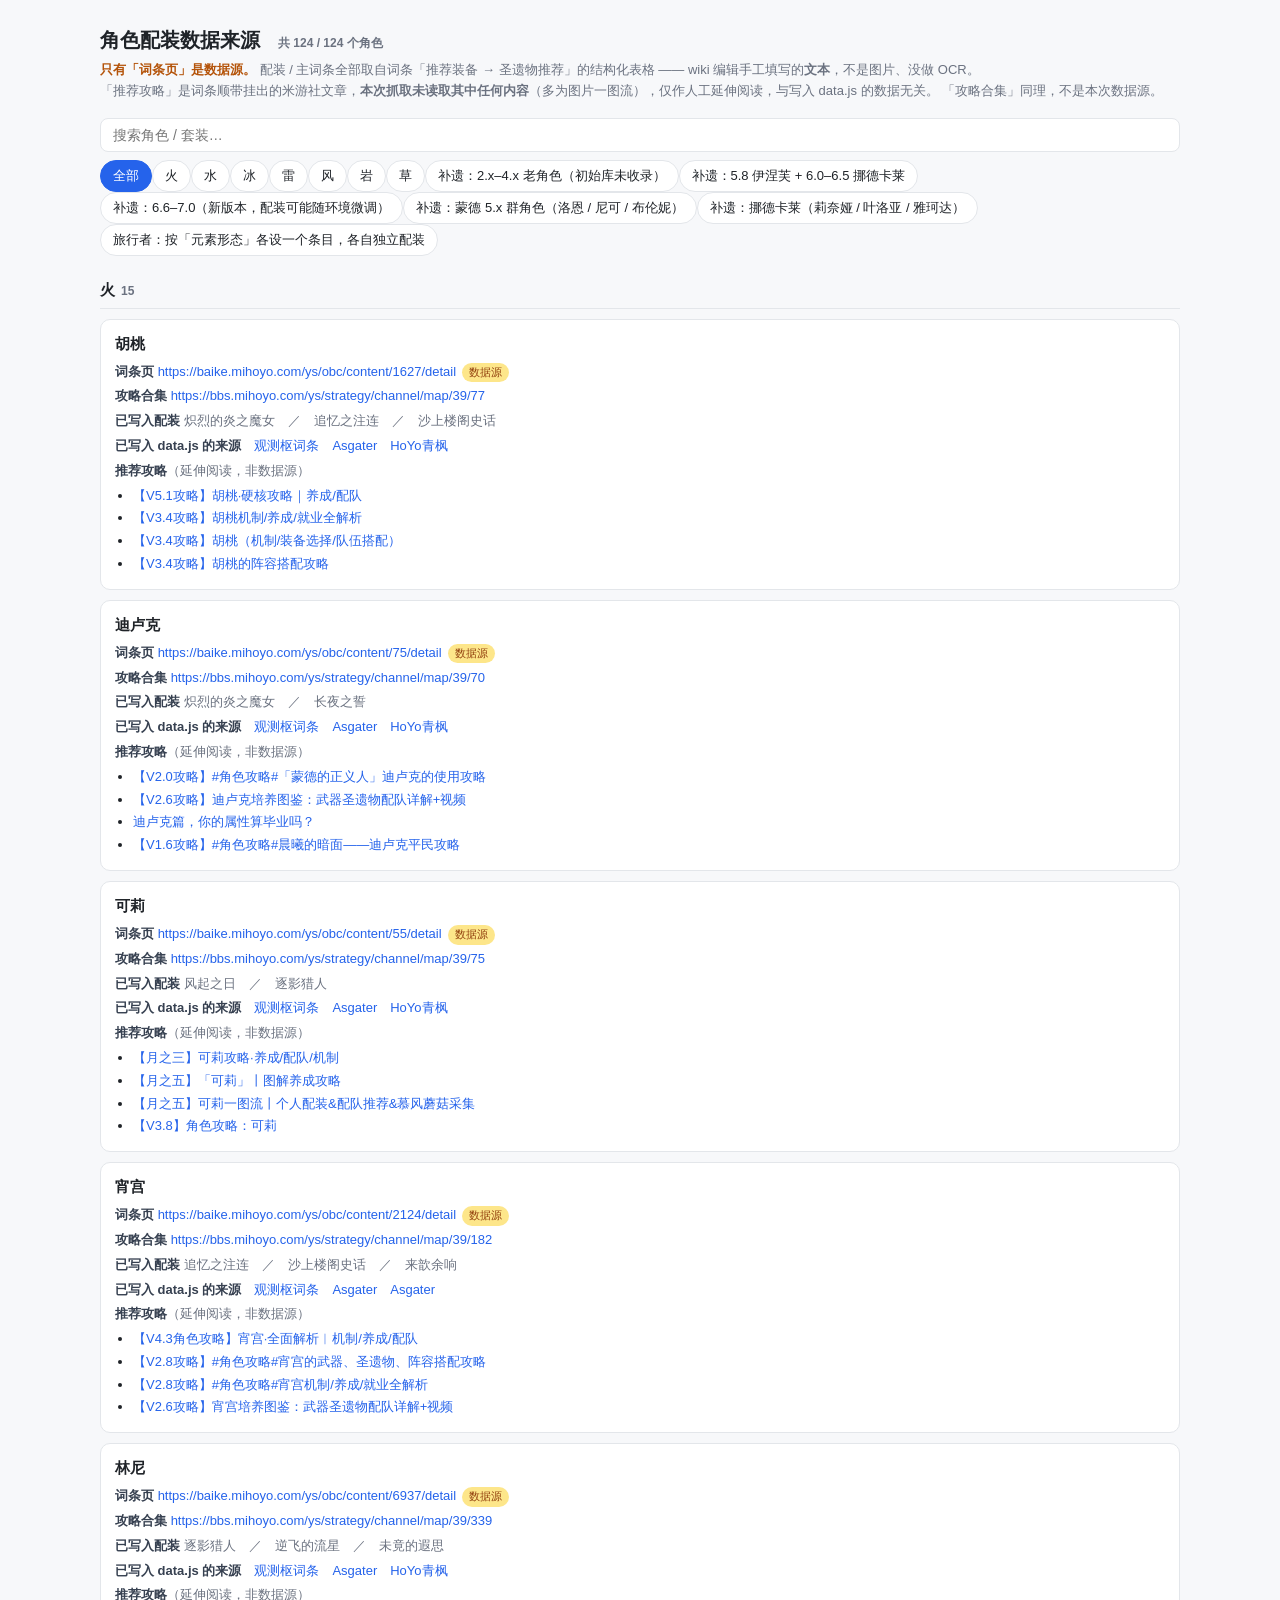
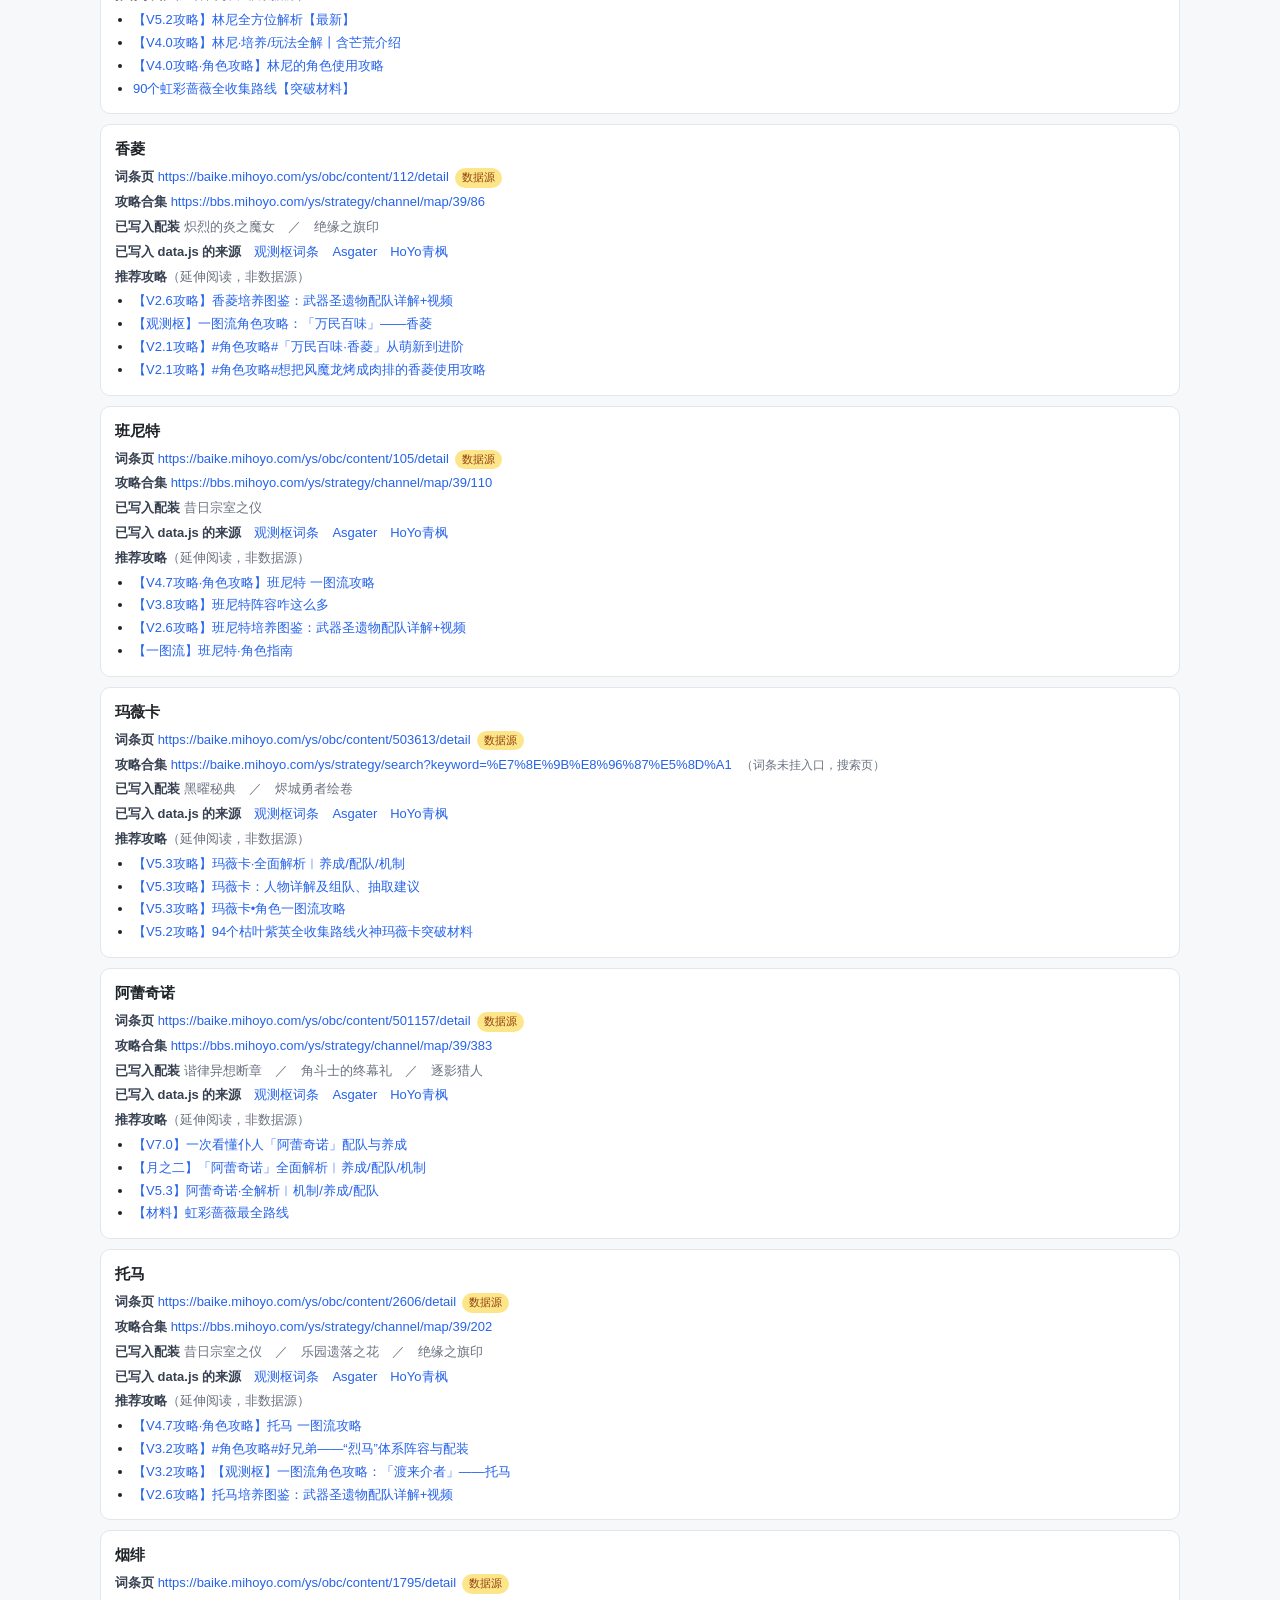
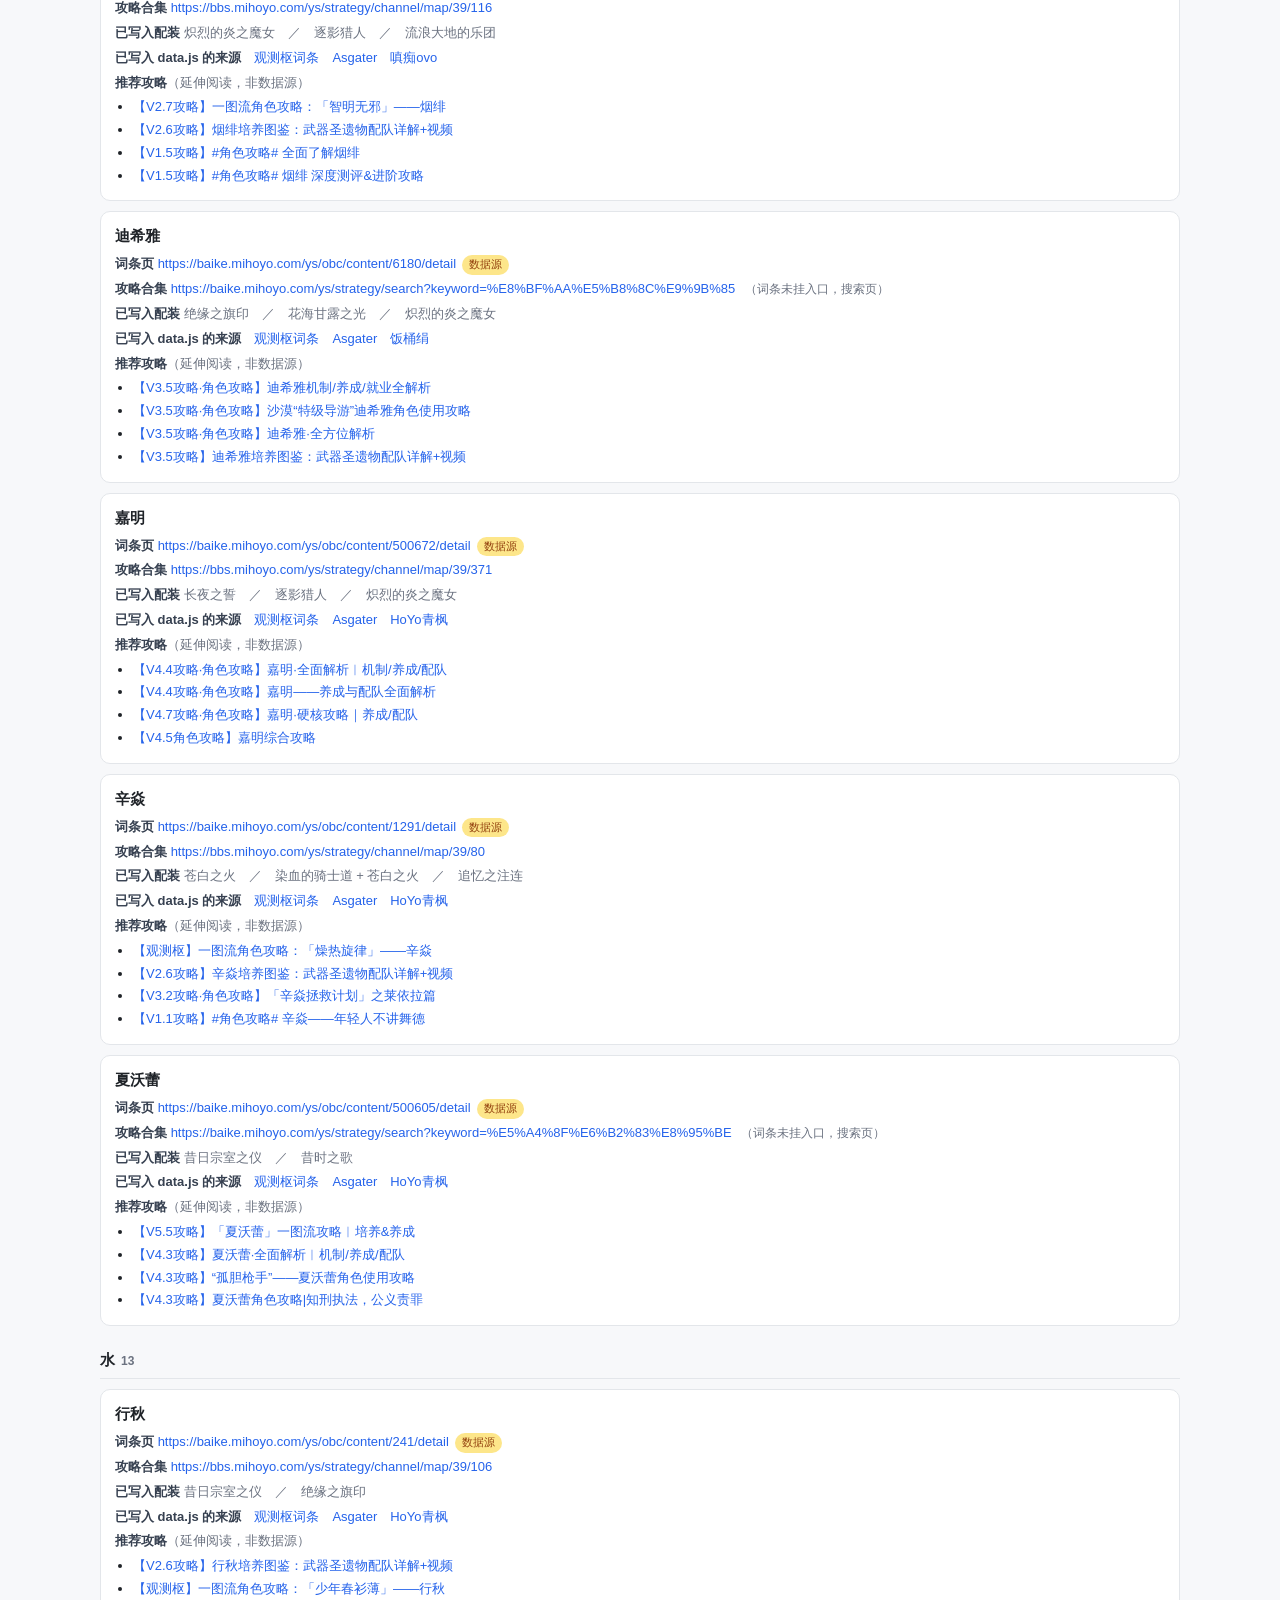
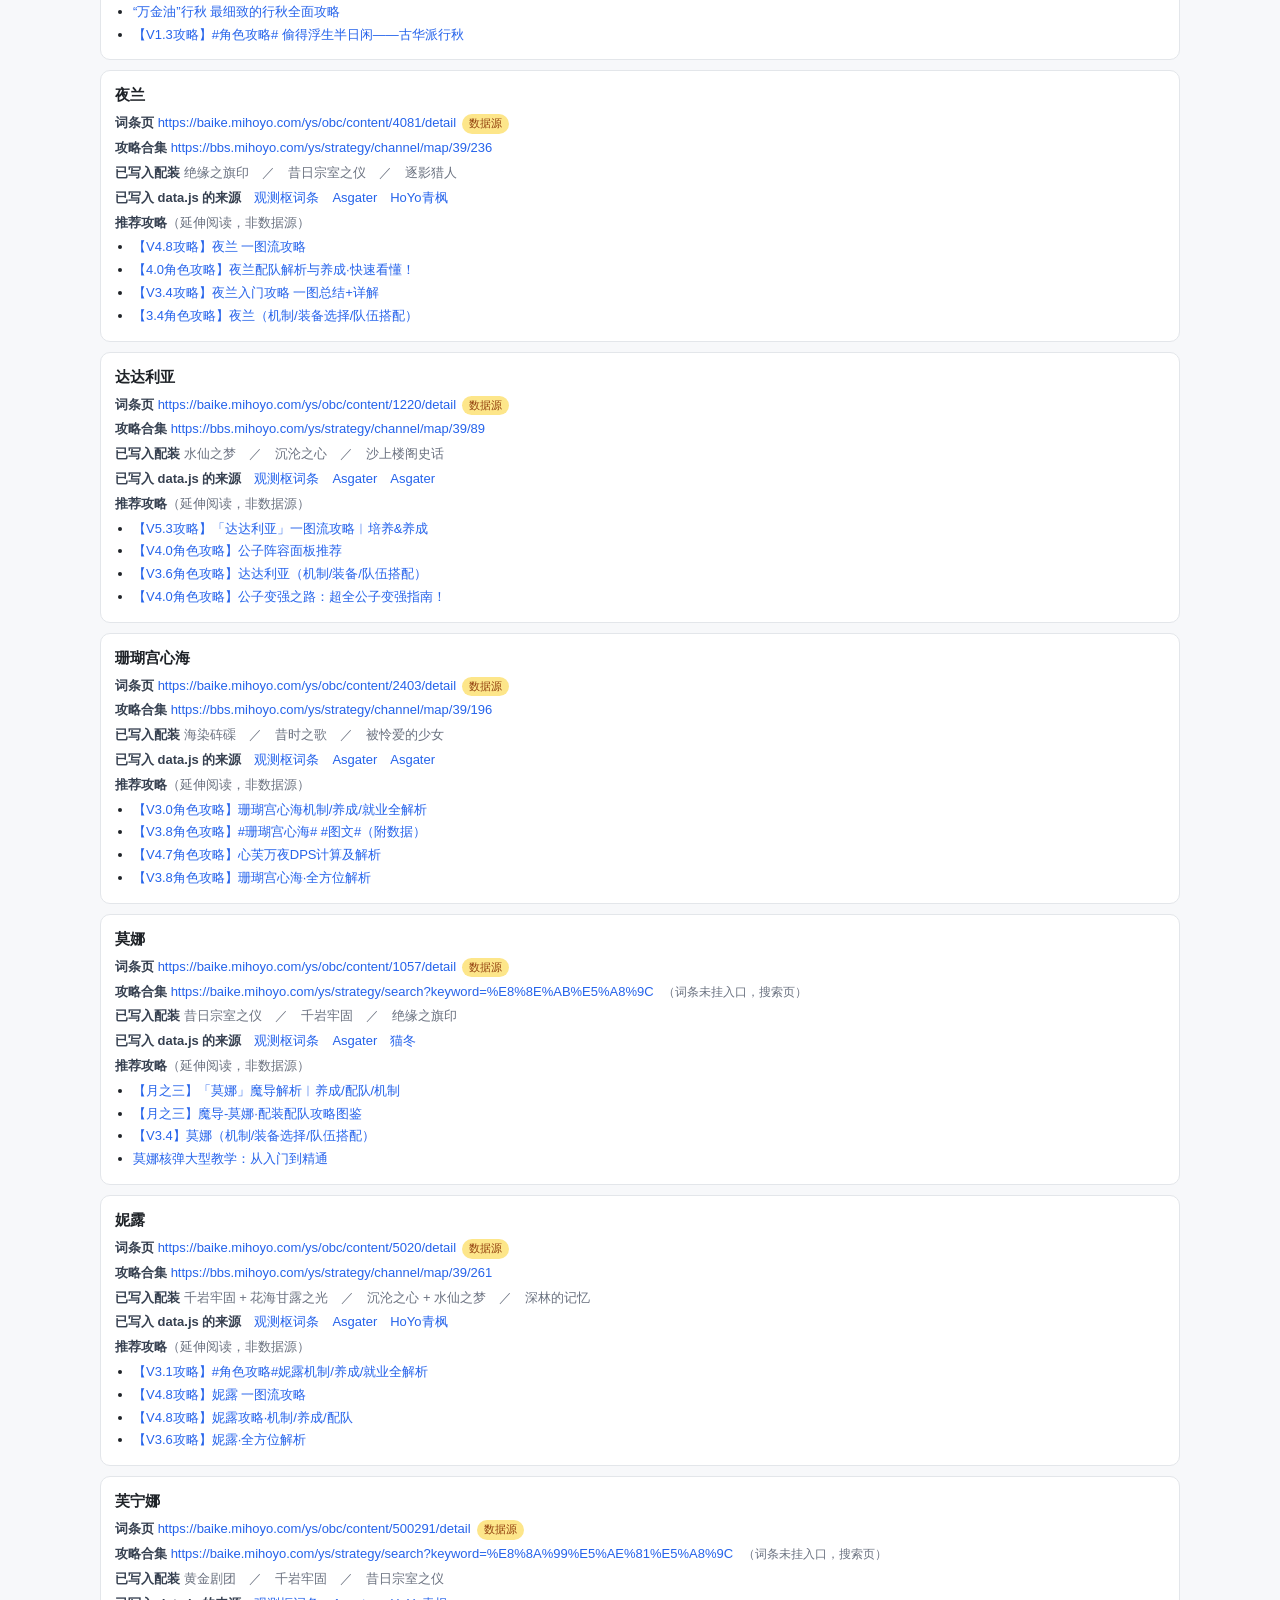
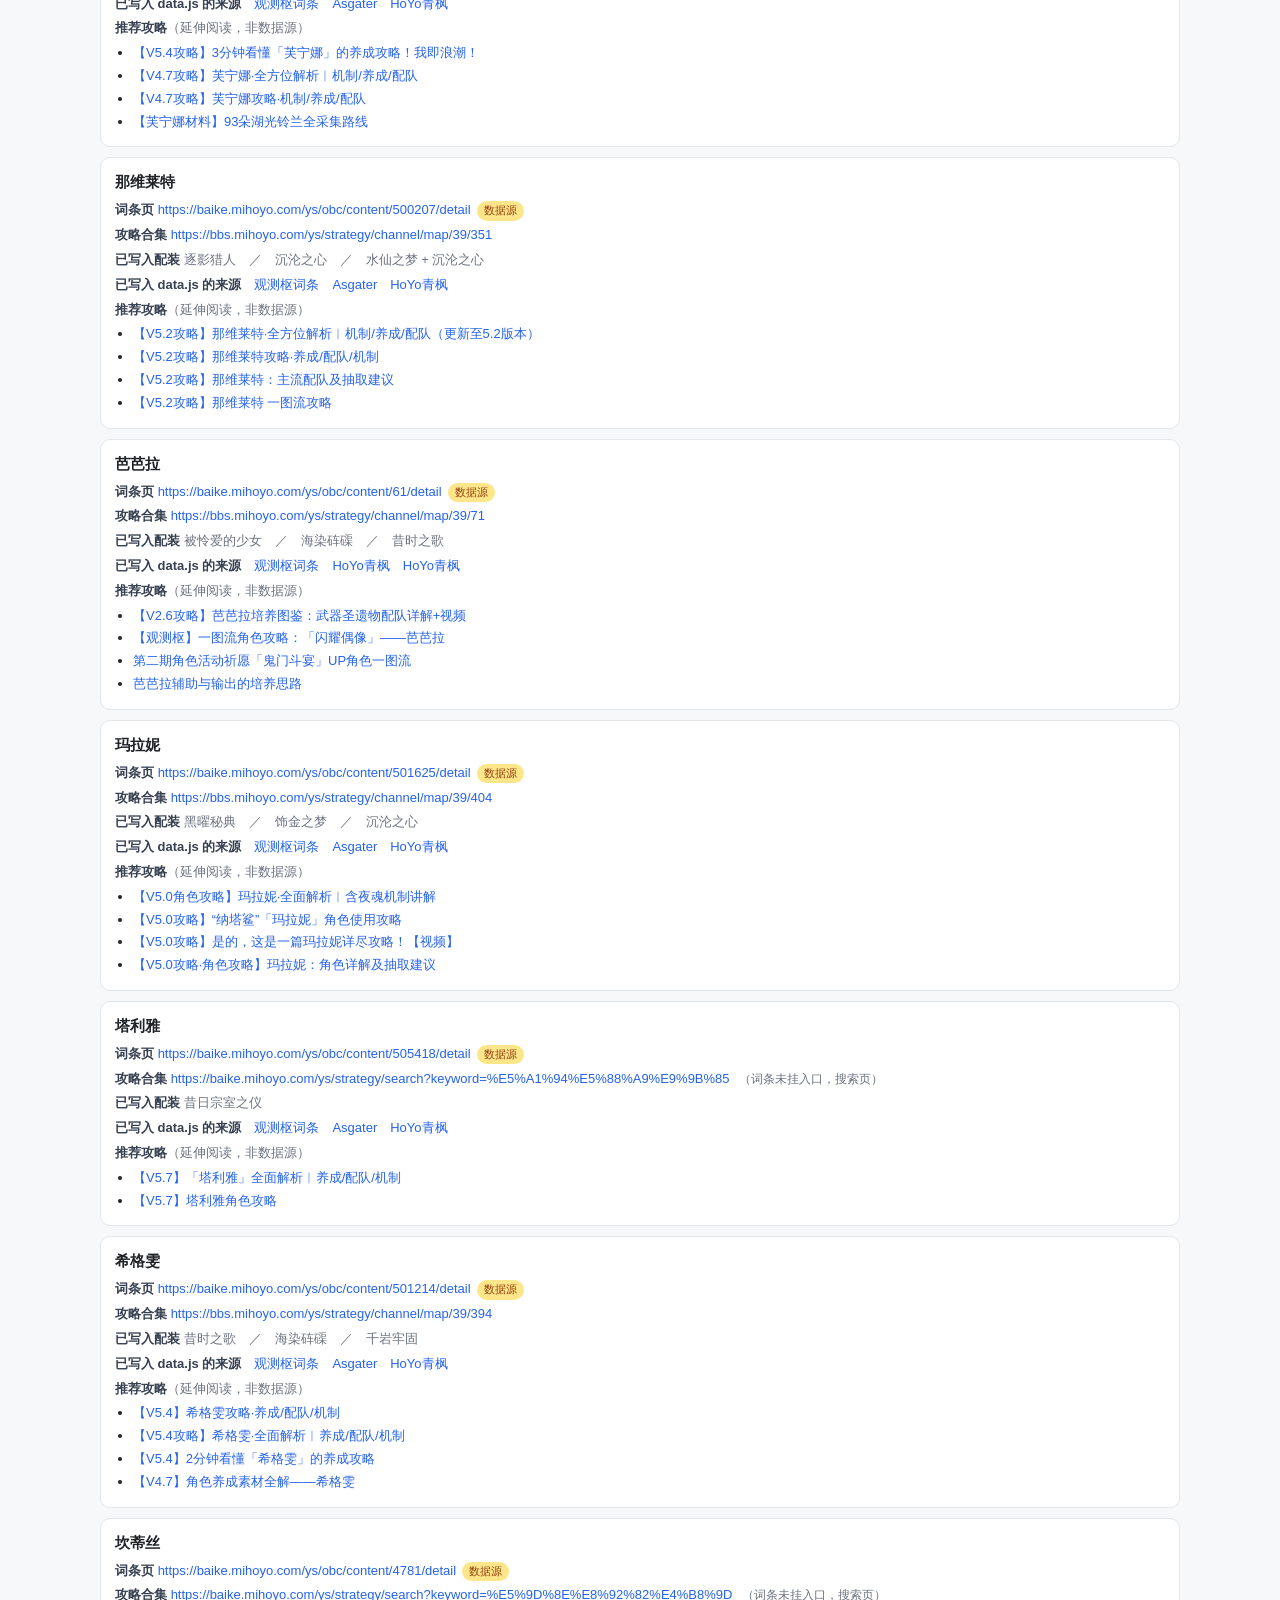
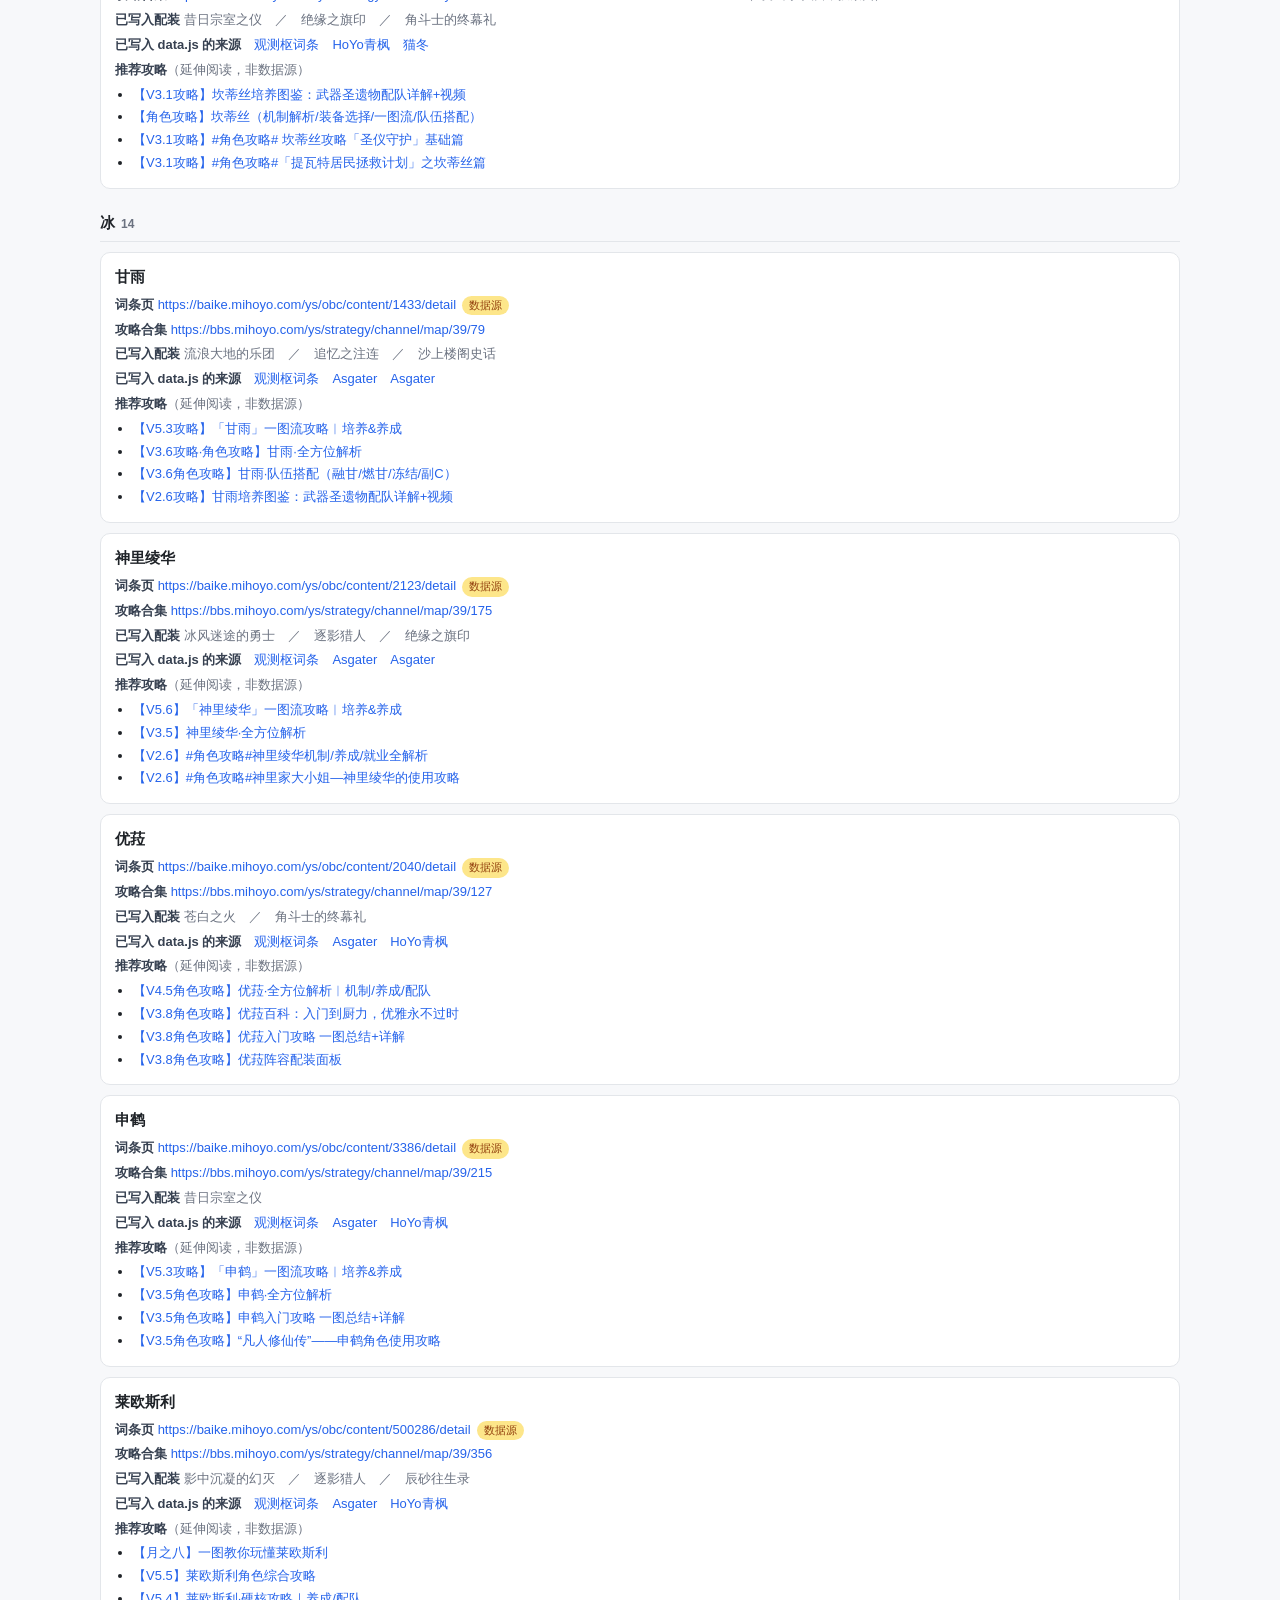
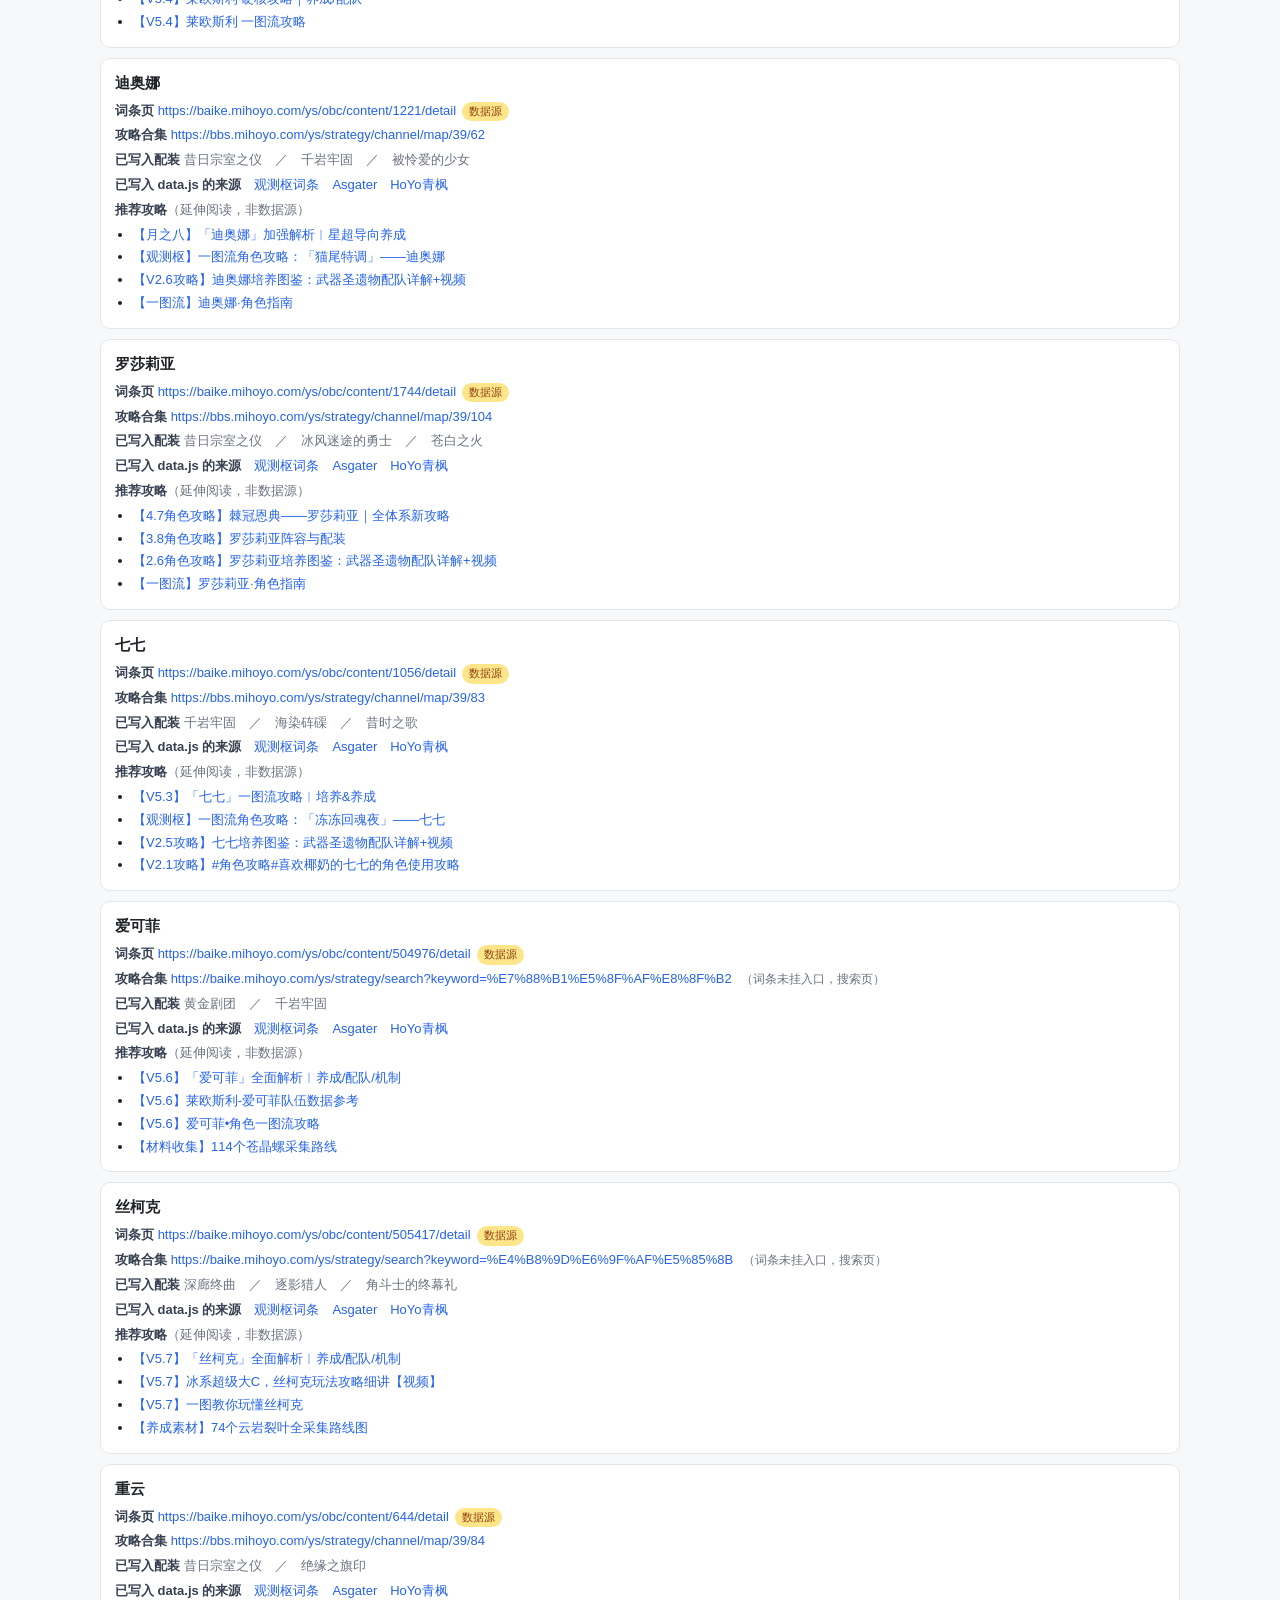
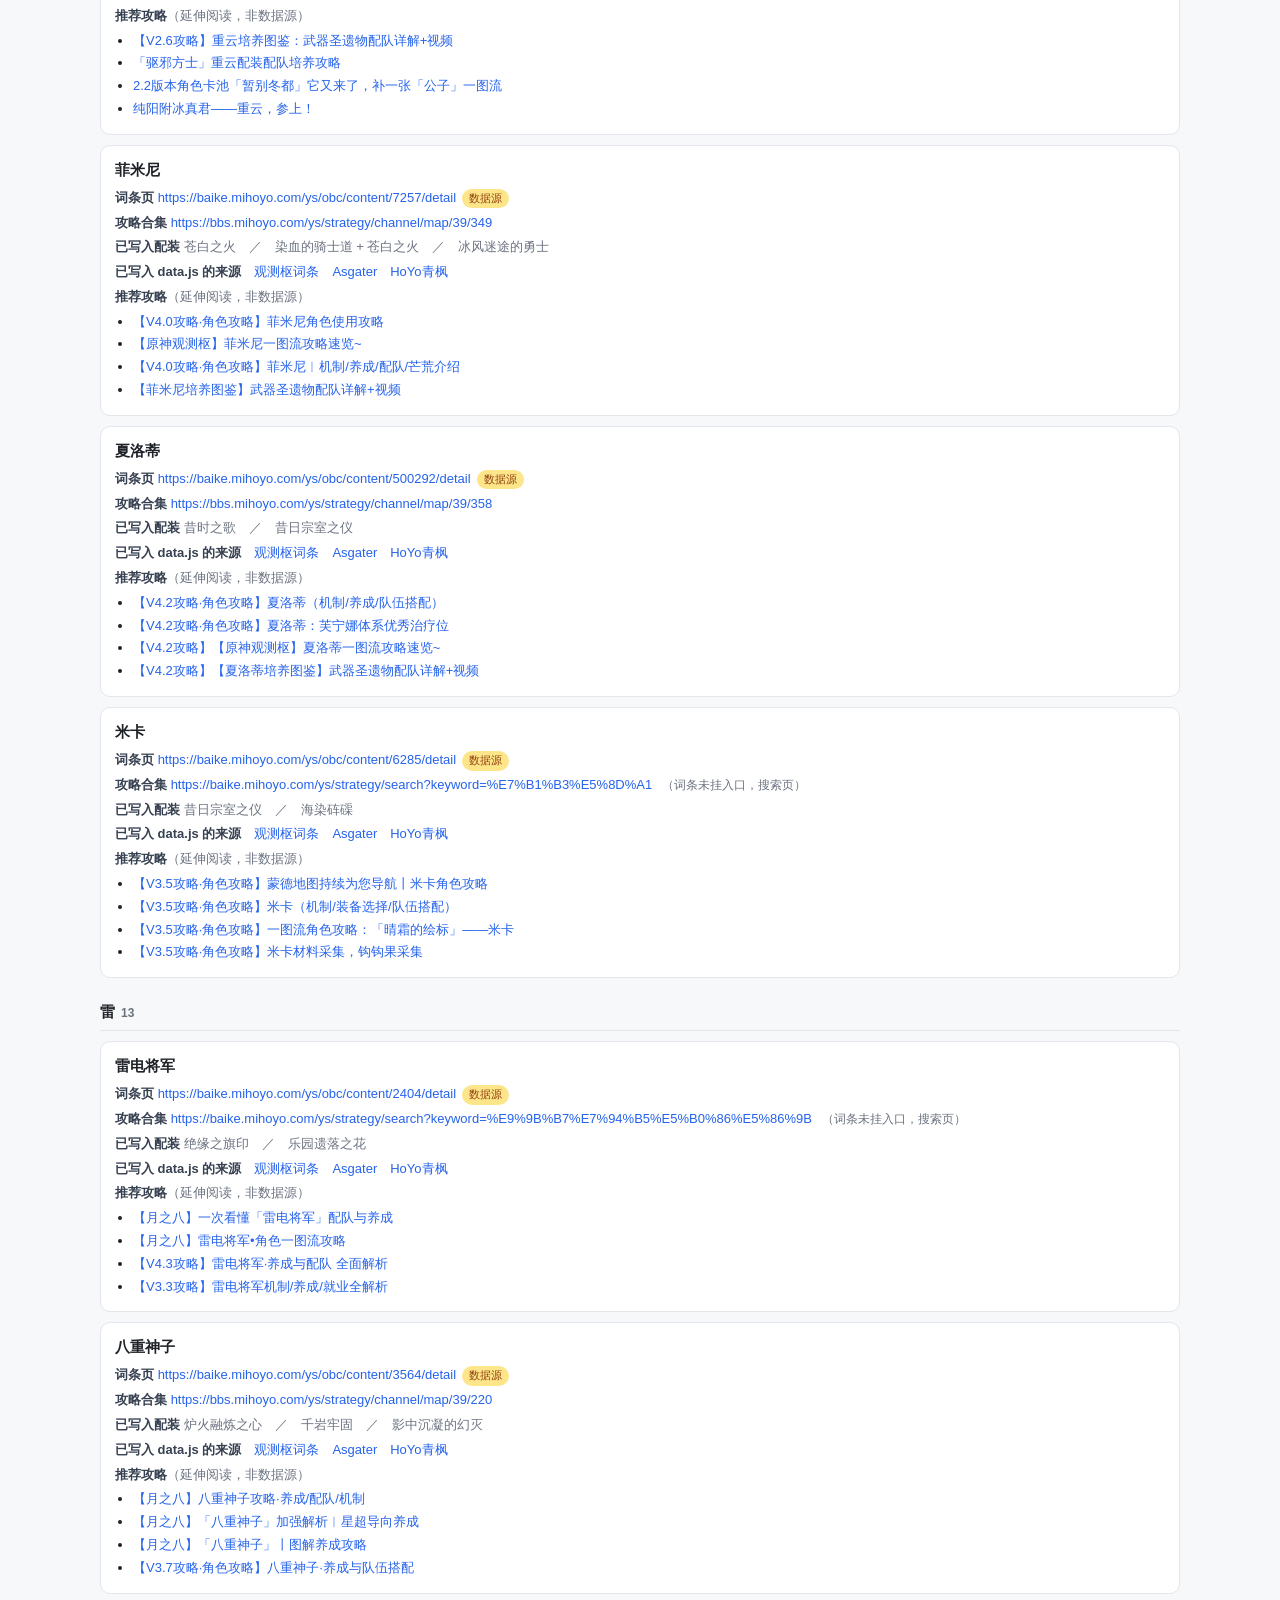
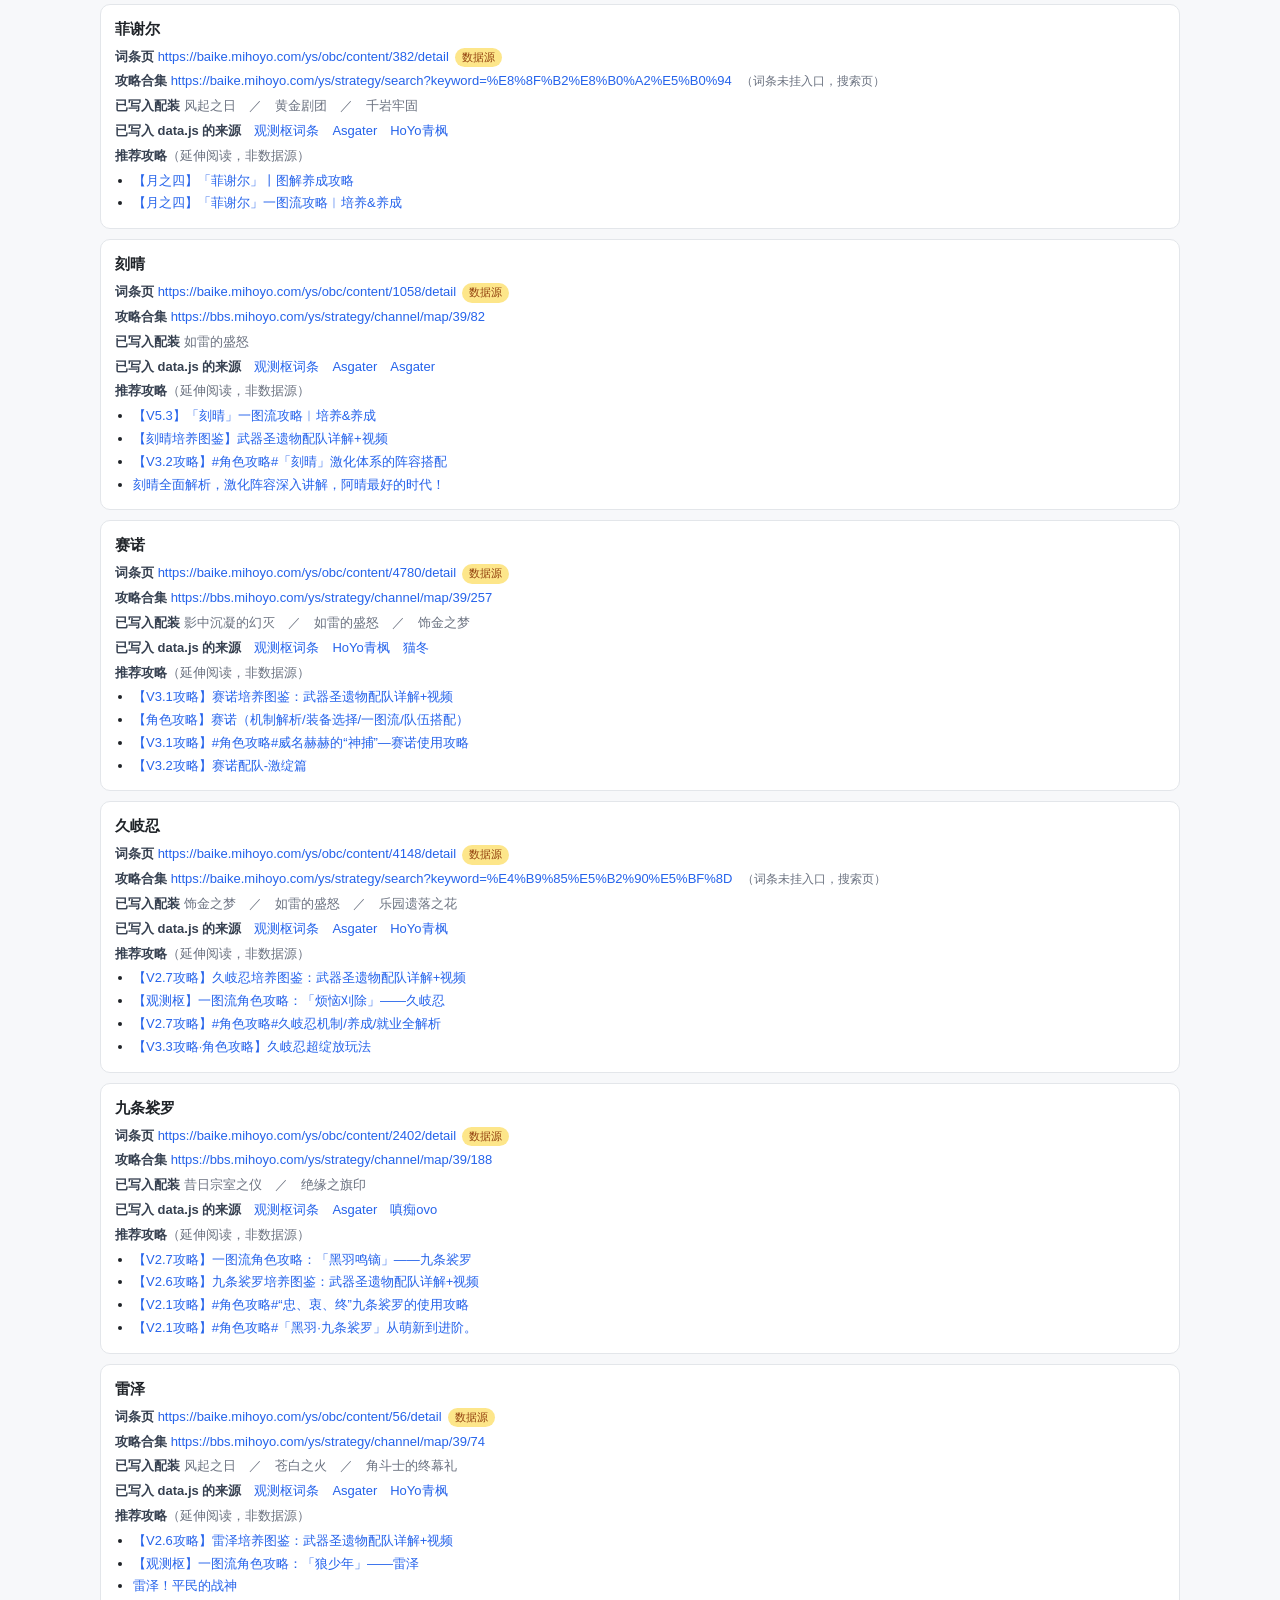
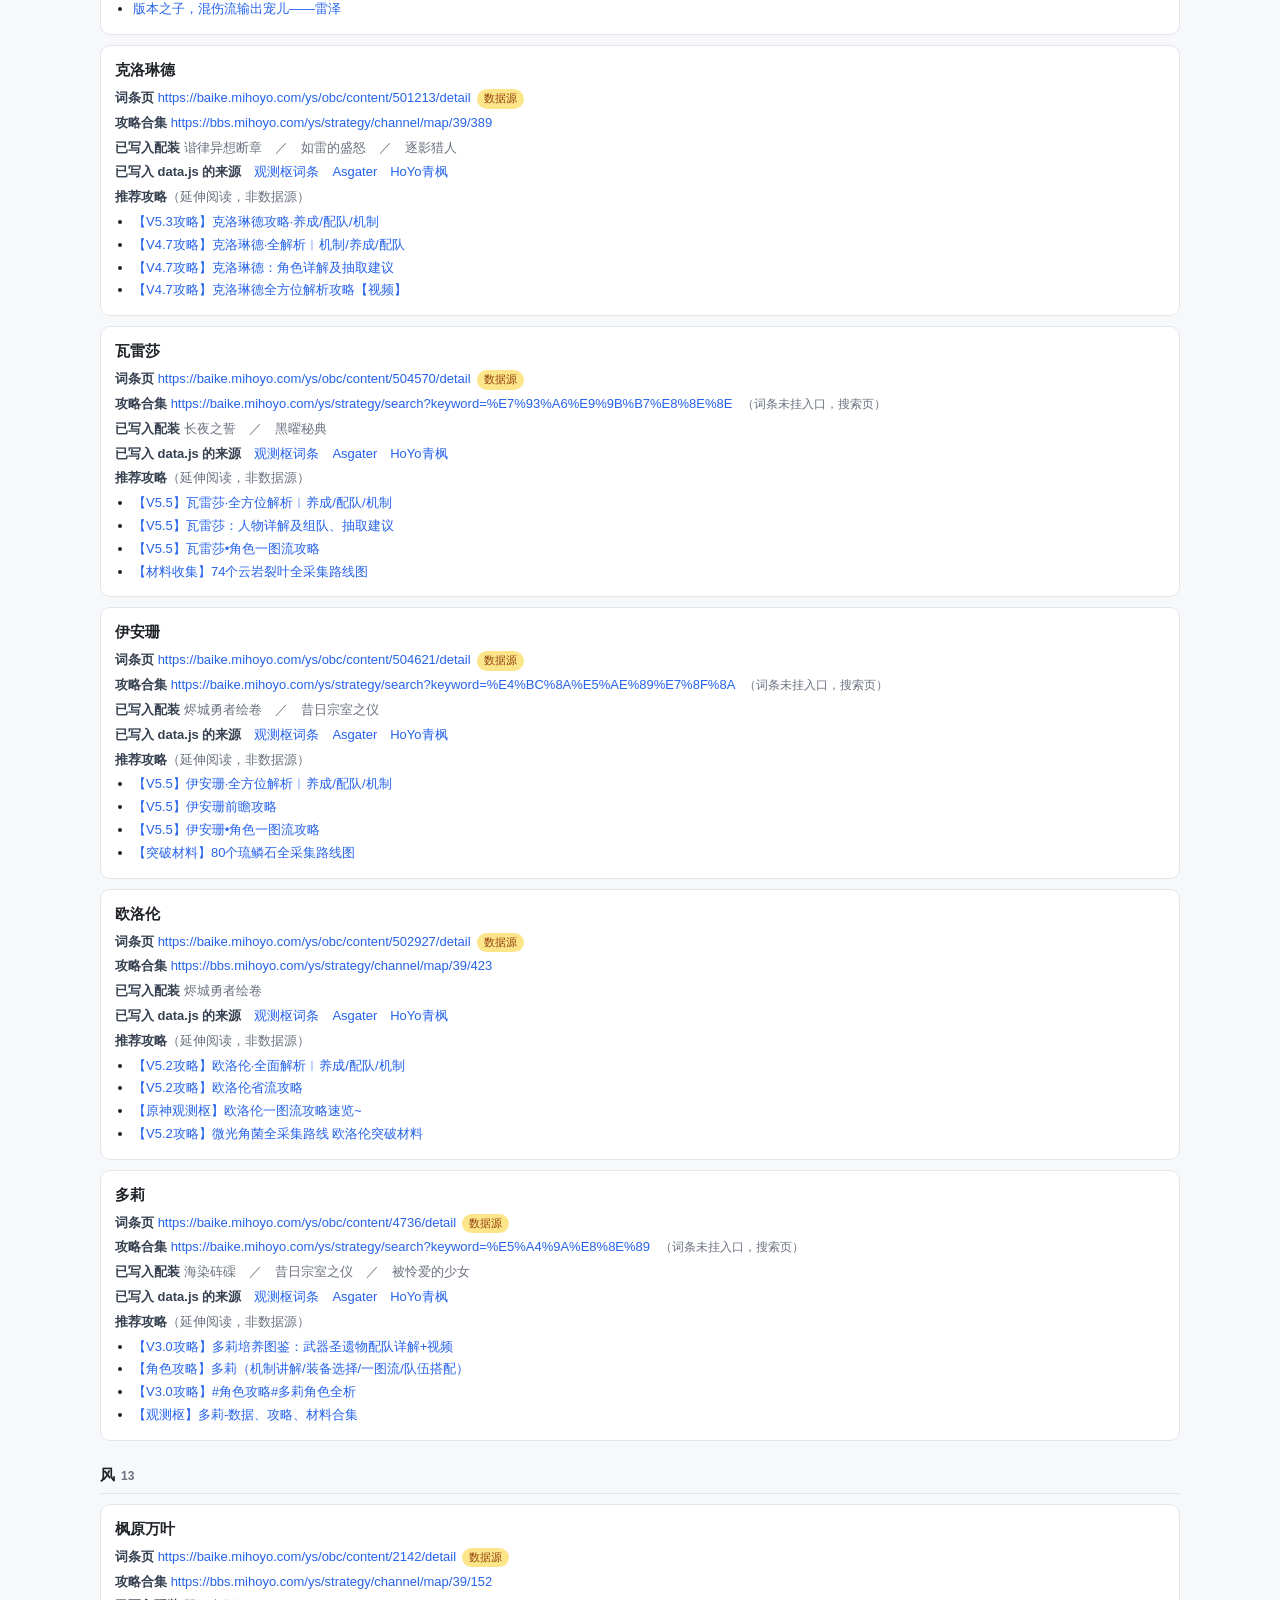
<file: tools/out/sources.html>
<!doctype html>
<html lang="zh-CN" data-page-node-id="xmrMaF42dZthQqb3afSHsi"><head data-page-node-id="LRuyVsrHGeCrLNHLBRWX9K"><meta charset="utf-8" data-page-node-id="MahpwbflSSI6Fv7Hr2gcd9">
<meta name="viewport" content="width=device-width,initial-scale=1" data-page-node-id="KAOQ9jsuJarqdXLPVmBzmY">
<title>角色配装数据来源 · 观测枢</title>
<style>
:root{--bg:#f7f8fa;--card:#fff;--bd:#e3e6ea;--tx:#1f2328;--mu:#6b7280;--ac:#2563eb;--acbg:#eff6ff}
*{box-sizing:border-box}
body{margin:0;padding:24px;background:var(--bg);color:var(--tx);
 font:14px/1.6 -apple-system,"Segoe UI","Microsoft YaHei",sans-serif}
.wrap{max-width:1080px;margin:0 auto}
h1{font-size:20px;margin:0 0 4px}
.sub{color:var(--mu);font-size:13px;margin-bottom:16px}
.bar{display:flex;gap:8px;flex-wrap:wrap;margin-bottom:14px;align-items:center}
#q{flex:1;min-width:220px;padding:8px 12px;border:1px solid var(--bd);border-radius:8px;
 font-size:14px;background:var(--card);color:var(--tx)}
#q:focus{outline:none;border-color:var(--ac);box-shadow:0 0 0 3px var(--acbg)}
.gp{padding:6px 12px;border:1px solid var(--bd);border-radius:999px;background:var(--card);
 cursor:pointer;font-size:13px;color:var(--tx)}
.gp.on{background:var(--ac);border-color:var(--ac);color:#fff}
h2{font-size:15px;margin:22px 0 10px;padding-bottom:6px;border-bottom:1px solid var(--bd)}
.card{background:var(--card);border:1px solid var(--bd);border-radius:10px;padding:12px 14px;
 margin-bottom:10px}
.nm{font-weight:600;font-size:15px;margin-bottom:6px}
.bd{color:var(--mu);font-size:13px;margin-bottom:4px}
.bd b{color:#374151;font-weight:600}
a{color:var(--ac);text-decoration:none;word-break:break-all}
a:hover{text-decoration:underline}
ul{margin:4px 0 0;padding-left:18px}
li{margin:2px 0;font-size:13px}
.cnt{color:var(--mu);font-size:12px;margin-left:6px}
.tag{display:inline-block;padding:1px 7px;border-radius:999px;background:#fde68a;
 color:#92400e;font-size:11px;margin-left:6px}
</style></head><body data-page-node-id="hrSSjXcjQRp7Yx4H4Flc2Q"><div class="wrap" data-page-node-id="hqsSGoCxUduuSSzrF5pjkL">
<h1 data-page-node-id="zAzELnDIR9DDoJYVpWl8ET">角色配装数据来源<span class="cnt" id="cnt" data-page-node-id="YfFaAKB3ELLaFxkfGWI75i"></span></h1>
<div class="sub" data-page-node-id="USvRMG7oHxMuABfAWZE4Et"><b style="color:#b45309" data-page-node-id="tF9OKevhrX7R6bgkLXdBEk">只有「词条页」是数据源。</b>
配装 / 主词条全部取自词条「推荐装备 → 圣遗物推荐」的结构化表格 —— wiki 编辑手工填写的<b data-page-node-id="EhRDRjWdzIqa6HERS3SgnO">文本</b>，不是图片、没做 OCR。<br data-page-node-id="G5MVwjmM3zotmCRhR41lua">
「推荐攻略」是词条顺带挂出的米游社文章，<b data-page-node-id="2tlIbZDtc2XwXjty49atJM">本次抓取未读取其中任何内容</b>（多为图片一图流），仅作人工延伸阅读，与写入 data.js 的数据无关。
「攻略合集」同理，不是本次数据源。</div>
<div class="bar" data-page-node-id="dRkKZKRBM1X5bN8XoEJcyq"><input id="q" placeholder="搜索角色 / 套装…" data-page-node-id="GzNYpVS3CI9sTYsLKTHItR"><span id="gps" data-page-node-id="njEE26OnYKEkj884PAkbCn"></span></div>
<div id="list" data-page-node-id="IEbj79XzIPfv5gds0Q3Egm"></div>
<script>
const DATA=[{"n": "胡桃", "g": "火", "entry": "https://baike.mihoyo.com/ys/obc/content/1627/detail", "more": "https://bbs.mihoyo.com/ys/strategy/channel/map/39/77", "moreSearch": false, "sel": [{"u": "https://baike.mihoyo.com/ys/obc/content/1627/detail", "t": "观测枢词条"}, {"u": "https://www.miyoushe.com/ys/article/4762213", "t": "Asgater"}, {"u": "https://www.miyoushe.com/ys/article/58957682", "t": "HoYo青枫"}], "arts": [{"t": "【V5.1攻略】胡桃·硬核攻略｜养成/配队", "u": "https://www.miyoushe.com/ys/article/58955919"}, {"t": "【V3.4攻略】胡桃机制/养成/就业全解析", "u": "https://www.miyoushe.com/ys/article/35358030"}, {"t": "【V3.4攻略】胡桃（机制/装备选择/队伍搭配）", "u": "https://www.miyoushe.com/ys/article/35325010"}, {"t": "【V3.4攻略】胡桃的阵容搭配攻略", "u": "https://www.miyoushe.com/ys/article/35191586"}], "b": ["炽烈的炎之魔女", "追忆之注连", "沙上楼阁史话"]}, {"n": "迪卢克", "g": "火", "entry": "https://baike.mihoyo.com/ys/obc/content/75/detail", "more": "https://bbs.mihoyo.com/ys/strategy/channel/map/39/70", "moreSearch": false, "sel": [{"u": "https://baike.mihoyo.com/ys/obc/content/75/detail", "t": "观测枢词条"}, {"u": "https://www.miyoushe.com/ys/article/2089934", "t": "Asgater"}, {"u": "https://www.miyoushe.com/ys/article/73900753", "t": "HoYo青枫"}], "arts": [{"t": "【V2.0攻略】#角色攻略#「蒙德的正义人」迪卢克的使用攻略", "u": "https://www.miyoushe.com/ys/article/7930297"}, {"t": "【V2.6攻略】迪卢克培养图鉴：武器圣遗物配队详解+视频", "u": "https://www.miyoushe.com/ys/article/20413601"}, {"t": "迪卢克篇，你的属性算毕业吗？", "u": "https://bbs.mihoyo.com/ys/article/7279370"}, {"t": "【V1.6攻略】#角色攻略#晨曦的暗面——迪卢克平民攻略", "u": "https://bbs.mihoyo.com/ys/article/7240076"}], "b": ["炽烈的炎之魔女", "长夜之誓"]}, {"n": "可莉", "g": "火", "entry": "https://baike.mihoyo.com/ys/obc/content/55/detail", "more": "https://bbs.mihoyo.com/ys/strategy/channel/map/39/75", "moreSearch": false, "sel": [{"u": "https://baike.mihoyo.com/ys/obc/content/55/detail", "t": "观测枢词条"}, {"u": "https://www.miyoushe.com/ys/article/6675887", "t": "Asgater"}, {"u": "https://www.miyoushe.com/ys/article/73738502", "t": "HoYo青枫"}], "arts": [{"t": "【月之三】可莉攻略·养成/配队/机制", "u": "https://www.miyoushe.com/ys/article/71866180"}, {"t": "【月之五】「可莉」丨图解养成攻略", "u": "https://www.miyoushe.com/ys/article/73738502"}, {"t": "【月之五】可莉一图流丨个人配装&配队推荐&慕风蘑菇采集", "u": "https://www.miyoushe.com/ys/article/73558152"}, {"t": "【V3.8】角色攻略：可莉", "u": "https://www.miyoushe.com/ys/article/40787980"}], "b": ["风起之日", "逐影猎人"]}, {"n": "宵宫", "g": "火", "entry": "https://baike.mihoyo.com/ys/obc/content/2124/detail", "more": "https://bbs.mihoyo.com/ys/strategy/channel/map/39/182", "moreSearch": false, "sel": [{"u": "https://baike.mihoyo.com/ys/obc/content/2124/detail", "t": "观测枢词条"}, {"u": "https://www.miyoushe.com/ys/article/64575893", "t": "Asgater"}, {"u": "https://www.miyoushe.com/ys/article/47752227", "t": "Asgater"}], "arts": [{"t": "【V4.3角色攻略】宵宫·全面解析︱机制/养成/配队", "u": "https://www.miyoushe.com/ys/article/47752227"}, {"t": "【V2.8攻略】#角色攻略#宵宫的武器、圣遗物、阵容搭配攻略", "u": "https://www.miyoushe.com/ys/article/26636033?bbs_presentation_style=no_header"}, {"t": "【V2.8攻略】#角色攻略#宵宫机制/养成/就业全解析", "u": "https://www.miyoushe.com/ys/article/26668021?bbs_presentation_style=no_header"}, {"t": "【V2.6攻略】宵宫培养图鉴：武器圣遗物配队详解+视频", "u": "https://www.miyoushe.com/ys/article/20887925?bbs_presentation_style=no_header"}], "b": ["追忆之注连", "沙上楼阁史话", "来歆余响"]}, {"n": "林尼", "g": "火", "entry": "https://baike.mihoyo.com/ys/obc/content/6937/detail", "more": "https://bbs.mihoyo.com/ys/strategy/channel/map/39/339", "moreSearch": false, "sel": [{"u": "https://baike.mihoyo.com/ys/obc/content/6937/detail", "t": "观测枢词条"}, {"u": "https://www.miyoushe.com/ys/article/42419524", "t": "Asgater"}, {"u": "https://www.miyoushe.com/ys/article/74678199", "t": "HoYo青枫"}], "arts": [{"t": "【V5.2攻略】林尼全方位解析【最新】", "u": "https://www.miyoushe.com/ys/article/59518386"}, {"t": "【V4.0攻略】林尼·培养/玩法全解丨含芒荒介绍", "u": "https://www.miyoushe.com/ys/article/42419524?bbs_presentation_style=no_header"}, {"t": "【V4.0攻略·角色攻略】林尼的角色使用攻略", "u": "https://www.miyoushe.com/ys/article/42420563?bbs_presentation_style=no_header"}, {"t": "90个虹彩蔷薇全收集路线【突破材料】", "u": "https://www.miyoushe.com/ys/article/59223595"}], "b": ["逐影猎人", "逆飞的流星", "未竟的遐思"]}, {"n": "香菱", "g": "火", "entry": "https://baike.mihoyo.com/ys/obc/content/112/detail", "more": "https://bbs.mihoyo.com/ys/strategy/channel/map/39/86", "moreSearch": false, "sel": [{"u": "https://baike.mihoyo.com/ys/obc/content/112/detail", "t": "观测枢词条"}, {"u": "https://www.miyoushe.com/ys/article/1845835", "t": "Asgater"}, {"u": "https://www.miyoushe.com/ys/article/75875081", "t": "HoYo青枫"}], "arts": [{"t": "【V2.6攻略】香菱培养图鉴：武器圣遗物配队详解+视频", "u": "https://bbs.mihoyo.com/ys/article/20230070"}, {"t": "【观测枢】一图流角色攻略：「万民百味」——香菱", "u": "https://bbs.mihoyo.com/ys/article/25074981"}, {"t": "【V2.1攻略】#角色攻略#「万民百味·香菱」从萌新到进阶", "u": "https://bbs.mihoyo.com/ys/article/10678007"}, {"t": "【V2.1攻略】#角色攻略#想把风魔龙烤成肉排的香菱使用攻略", "u": "https://bbs.mihoyo.com/ys/article/9569998"}], "b": ["炽烈的炎之魔女", "绝缘之旗印"]}, {"n": "班尼特", "g": "火", "entry": "https://baike.mihoyo.com/ys/obc/content/105/detail", "more": "https://bbs.mihoyo.com/ys/strategy/channel/map/39/110", "moreSearch": false, "sel": [{"u": "https://baike.mihoyo.com/ys/obc/content/105/detail", "t": "观测枢词条"}, {"u": "https://www.miyoushe.com/ys/article/2785371", "t": "Asgater"}, {"u": "https://www.miyoushe.com/ys/article/71497654", "t": "HoYo青枫"}], "arts": [{"t": "【V4.7攻略·角色攻略】班尼特 一图流攻略", "u": "https://www.miyoushe.com/ys/article/54022194"}, {"t": "【V3.8攻略】班尼特阵容咋这么多", "u": "https://www.miyoushe.com/ys/article/41899100"}, {"t": "【V2.6攻略】班尼特培养图鉴：武器圣遗物配队详解+视频", "u": "https://www.miyoushe.com/ys/article/20068461"}, {"t": "【一图流】班尼特·角色指南", "u": "https://bbs.mihoyo.com/ys/article/2785371"}], "b": ["昔日宗室之仪"]}, {"n": "玛薇卡", "g": "火", "entry": "https://baike.mihoyo.com/ys/obc/content/503613/detail", "more": "https://baike.mihoyo.com/ys/strategy/search?keyword=%E7%8E%9B%E8%96%87%E5%8D%A1", "moreSearch": true, "sel": [{"u": "https://baike.mihoyo.com/ys/obc/content/503613/detail", "t": "观测枢词条"}, {"u": "https://www.miyoushe.com/ys/article/75883027", "t": "Asgater"}, {"u": "https://www.miyoushe.com/ys/article/75777988", "t": "HoYo青枫"}], "arts": [{"t": "【V5.3攻略】玛薇卡·全面解析︱养成/配队/机制", "u": "https://www.miyoushe.com/ys/article/60659308"}, {"t": "【V5.3攻略】玛薇卡：人物详解及组队、抽取建议", "u": "https://www.miyoushe.com/ys/article/60683183"}, {"t": "【V5.3攻略】玛薇卡•角色一图流攻略", "u": "https://www.miyoushe.com/ys/article/60671669"}, {"t": "【V5.2攻略】94个枯叶紫英全收集路线火神玛薇卡突破材料", "u": "https://www.miyoushe.com/ys/article/60516961"}], "b": ["黑曜秘典", "烬城勇者绘卷"]}, {"n": "阿蕾奇诺", "g": "火", "entry": "https://baike.mihoyo.com/ys/obc/content/501157/detail", "more": "https://bbs.mihoyo.com/ys/strategy/channel/map/39/383", "moreSearch": false, "sel": [{"u": "https://baike.mihoyo.com/ys/obc/content/501157/detail", "t": "观测枢词条"}, {"u": "https://www.miyoushe.com/ys/article/77185586", "t": "Asgater"}, {"u": "https://www.miyoushe.com/ys/article/77156164", "t": "HoYo青枫"}], "arts": [{"t": "【V7.0】一次看懂仆人「阿蕾奇诺」配队与养成", "u": "https://www.miyoushe.com/ys/article/77185586"}, {"t": "【月之二】「阿蕾奇诺」全面解析︱养成/配队/机制", "u": "https://www.miyoushe.com/ys/article/70507908"}, {"t": "【V5.3】阿蕾奇诺·全解析︱机制/养成/配队", "u": "https://www.miyoushe.com/ys/article/51920910?bbs_presentation_style=no_header"}, {"t": "【材料】虹彩蔷薇最全路线", "u": "https://www.miyoushe.com/ys/article/51640616"}], "b": ["谐律异想断章", "角斗士的终幕礼", "逐影猎人"]}, {"n": "托马", "g": "火", "entry": "https://baike.mihoyo.com/ys/obc/content/2606/detail", "more": "https://bbs.mihoyo.com/ys/strategy/channel/map/39/202", "moreSearch": false, "sel": [{"u": "https://baike.mihoyo.com/ys/obc/content/2606/detail", "t": "观测枢词条"}, {"u": "https://www.miyoushe.com/ys/article/11543853", "t": "Asgater"}, {"u": "https://www.miyoushe.com/ys/article/45620252", "t": "HoYo青枫"}], "arts": [{"t": "【V4.7攻略·角色攻略】托马 一图流攻略", "u": "https://www.miyoushe.com/ys/article/54061940"}, {"t": "【V3.2攻略】#角色攻略#好兄弟——“烈马”体系阵容与配装", "u": "https://www.miyoushe.com/ys/article/32388545"}, {"t": "【V3.2攻略】【观测枢】一图流角色攻略：「渡来介者」——托马", "u": "https://www.miyoushe.com/ys/article/25074912"}, {"t": "【V2.6攻略】托马培养图鉴：武器圣遗物配队详解+视频", "u": "https://www.miyoushe.com/ys/article/21751760"}], "b": ["昔日宗室之仪", "乐园遗落之花", "绝缘之旗印"]}, {"n": "烟绯", "g": "火", "entry": "https://baike.mihoyo.com/ys/obc/content/1795/detail", "more": "https://bbs.mihoyo.com/ys/strategy/channel/map/39/116", "moreSearch": false, "sel": [{"u": "https://baike.mihoyo.com/ys/obc/content/1795/detail", "t": "观测枢词条"}, {"u": "https://www.miyoushe.com/ys/article/10183681", "t": "Asgater"}, {"u": "https://www.miyoushe.com/ys/article/25075070", "t": "嗔痴ovo"}], "arts": [{"t": "【V2.7攻略】一图流角色攻略：「智明无邪」——烟绯", "u": "https://www.miyoushe.com/ys/article/25075070"}, {"t": "【V2.6攻略】烟绯培养图鉴：武器圣遗物配队详解+视频", "u": "https://www.miyoushe.com/ys/article/21268500"}, {"t": "【V1.5攻略】#角色攻略# 全面了解烟绯", "u": "https://bbs.mihoyo.com/ys/article/5828893"}, {"t": "【V1.5攻略】#角色攻略# 烟绯 深度测评&进阶攻略", "u": "https://bbs.mihoyo.com/ys/article/5785463"}], "b": ["炽烈的炎之魔女", "逐影猎人", "流浪大地的乐团"]}, {"n": "迪希雅", "g": "火", "entry": "https://baike.mihoyo.com/ys/obc/content/6180/detail", "more": "https://baike.mihoyo.com/ys/strategy/search?keyword=%E8%BF%AA%E5%B8%8C%E9%9B%85", "moreSearch": true, "sel": [{"u": "https://baike.mihoyo.com/ys/obc/content/6180/detail", "t": "观测枢词条"}, {"u": "https://www.miyoushe.com/ys/article/36343000", "t": "Asgater"}, {"u": "https://www.miyoushe.com/ys/article/36342244", "t": "饭桶绢"}], "arts": [{"t": "【V3.5攻略·角色攻略】迪希雅机制/养成/就业全解析", "u": "https://www.miyoushe.com/ys/article/36342244?bbs_presentation_style=no_header"}, {"t": "【V3.5攻略·角色攻略】沙漠“特级导游”迪希雅角色使用攻略", "u": "https://www.miyoushe.com/ys/article/36343087?bbs_presentation_style=no_header"}, {"t": "【V3.5攻略·角色攻略】迪希雅·全方位解析", "u": "https://www.miyoushe.com/ys/article/36343000?bbs_presentation_style=no_header"}, {"t": "【V3.5攻略】迪希雅培养图鉴：武器圣遗物配队详解+视频", "u": "https://www.miyoushe.com/ys/article/36343279?bbs_presentation_style=no_header"}], "b": ["绝缘之旗印", "花海甘露之光", "炽烈的炎之魔女"]}, {"n": "嘉明", "g": "火", "entry": "https://baike.mihoyo.com/ys/obc/content/500672/detail", "more": "https://bbs.mihoyo.com/ys/strategy/channel/map/39/371", "moreSearch": false, "sel": [{"u": "https://baike.mihoyo.com/ys/obc/content/500672/detail", "t": "观测枢词条"}, {"u": "https://www.miyoushe.com/ys/article/48532329", "t": "Asgater"}, {"u": "https://www.miyoushe.com/ys/article/71813629", "t": "HoYo青枫"}], "arts": [{"t": "【V4.4攻略·角色攻略】嘉明·全面解析︱机制/养成/配队", "u": "https://www.miyoushe.com/ys/article/48532329"}, {"t": "【V4.4攻略·角色攻略】嘉明——养成与配队全面解析", "u": "https://www.miyoushe.com/ys/article/48540471"}, {"t": "【V4.7攻略·角色攻略】嘉明·硬核攻略｜养成/配队", "u": "https://www.miyoushe.com/ys/article/54211553"}, {"t": "【V4.5角色攻略】嘉明综合攻略", "u": "https://www.miyoushe.com/ys/article/51038272"}], "b": ["长夜之誓", "逐影猎人", "炽烈的炎之魔女"]}, {"n": "辛焱", "g": "火", "entry": "https://baike.mihoyo.com/ys/obc/content/1291/detail", "more": "https://bbs.mihoyo.com/ys/strategy/channel/map/39/80", "moreSearch": false, "sel": [{"u": "https://baike.mihoyo.com/ys/obc/content/1291/detail", "t": "观测枢词条"}, {"u": "https://www.miyoushe.com/ys/article/14848049", "t": "Asgater"}, {"u": "https://www.miyoushe.com/ys/article/49461187", "t": "HoYo青枫"}], "arts": [{"t": "【观测枢】一图流角色攻略：「燥热旋律」——辛焱", "u": "https://www.miyoushe.com/ys/article/25075001"}, {"t": "【V2.6攻略】辛焱培养图鉴：武器圣遗物配队详解+视频", "u": "https://www.miyoushe.com/ys/article/21741667"}, {"t": "【V3.2攻略·角色攻略】「辛焱拯救计划」之莱依拉篇", "u": "https://www.miyoushe.com/ys/article/32154741"}, {"t": "【V1.1攻略】#角色攻略# 辛焱——年轻人不讲舞德", "u": "https://bbs.mihoyo.com/ys/article/2915412"}], "b": ["苍白之火", "染血的骑士道 + 苍白之火", "追忆之注连"]}, {"n": "夏沃蕾", "g": "火", "entry": "https://baike.mihoyo.com/ys/obc/content/500605/detail", "more": "https://baike.mihoyo.com/ys/strategy/search?keyword=%E5%A4%8F%E6%B2%83%E8%95%BE", "moreSearch": true, "sel": [{"u": "https://baike.mihoyo.com/ys/obc/content/500605/detail", "t": "观测枢词条"}, {"u": "https://www.miyoushe.com/ys/article/62961015", "t": "Asgater"}, {"u": "https://www.miyoushe.com/ys/article/71769196", "t": "HoYo青枫"}], "arts": [{"t": "【V5.5攻略】「夏沃蕾」一图流攻略︱培养&养成", "u": "https://www.miyoushe.com/ys/article/62961015"}, {"t": "【V4.3攻略】夏沃蕾·全面解析︱机制/养成/配队", "u": "https://www.miyoushe.com/ys/article/47759303"}, {"t": "【V4.3攻略】“孤胆枪手”——夏沃蕾角色使用攻略", "u": "https://www.miyoushe.com/ys/article/47759253"}, {"t": "【V4.3攻略】夏沃蕾角色攻略|知刑执法，公义责罪", "u": "https://www.miyoushe.com/ys/article/47759239"}], "b": ["昔日宗室之仪", "昔时之歌"]}, {"n": "行秋", "g": "水", "entry": "https://baike.mihoyo.com/ys/obc/content/241/detail", "more": "https://bbs.mihoyo.com/ys/strategy/channel/map/39/106", "moreSearch": false, "sel": [{"u": "https://baike.mihoyo.com/ys/obc/content/241/detail", "t": "观测枢词条"}, {"u": "https://www.miyoushe.com/ys/article/2552072", "t": "Asgater"}, {"u": "https://www.miyoushe.com/ys/article/75141780", "t": "HoYo青枫"}], "arts": [{"t": "【V2.6攻略】行秋培养图鉴：武器圣遗物配队详解+视频", "u": "https://www.miyoushe.com/ys/article/20141438"}, {"t": "【观测枢】一图流角色攻略：「少年春衫薄」——行秋", "u": "https://www.miyoushe.com/ys/article/25075041"}, {"t": "“万金油”行秋 最细致的行秋全面攻略", "u": "https://bbs.mihoyo.com/ys/article/6908410"}, {"t": "【V1.3攻略】#角色攻略# 偷得浮生半日闲——古华派行秋", "u": "https://www.miyoushe.com/ys/article/4959366"}], "b": ["昔日宗室之仪", "绝缘之旗印"]}, {"n": "夜兰", "g": "水", "entry": "https://baike.mihoyo.com/ys/obc/content/4081/detail", "more": "https://bbs.mihoyo.com/ys/strategy/channel/map/39/236", "moreSearch": false, "sel": [{"u": "https://baike.mihoyo.com/ys/obc/content/4081/detail", "t": "观测枢词条"}, {"u": "https://www.miyoushe.com/ys/article/69095833", "t": "Asgater"}, {"u": "https://www.miyoushe.com/ys/article/69055107", "t": "HoYo青枫"}], "arts": [{"t": "【V4.8攻略】夜兰 一图流攻略", "u": "https://www.miyoushe.com/ys/article/56234037"}, {"t": "【4.0角色攻略】夜兰配队解析与养成·快速看懂！", "u": "https://www.miyoushe.com/ys/article/42418373"}, {"t": "【V3.4攻略】夜兰入门攻略 一图总结+详解", "u": "https://www.miyoushe.com/ys/article/36128573"}, {"t": "【3.4角色攻略】夜兰（机制/装备选择/队伍搭配）", "u": "https://www.miyoushe.com/ys/article/35321446"}], "b": ["绝缘之旗印", "昔日宗室之仪", "逐影猎人"]}, {"n": "达达利亚", "g": "水", "entry": "https://baike.mihoyo.com/ys/obc/content/1220/detail", "more": "https://bbs.mihoyo.com/ys/strategy/channel/map/39/89", "moreSearch": false, "sel": [{"u": "https://baike.mihoyo.com/ys/obc/content/1220/detail", "t": "观测枢词条"}, {"u": "https://www.miyoushe.com/ys/article/61585425", "t": "Asgater"}, {"u": "https://www.miyoushe.com/ys/article/5346426", "t": "Asgater"}], "arts": [{"t": "【V5.3攻略】「达达利亚」一图流攻略︱培养&养成", "u": "https://www.miyoushe.com/ys/article/61585425"}, {"t": "【V4.0角色攻略】公子阵容面板推荐", "u": "https://www.miyoushe.com/ys/article/43000516"}, {"t": "【V3.6角色攻略】达达利亚（机制/装备/队伍搭配）", "u": "https://www.miyoushe.com/ys/article/31675253"}, {"t": "【V4.0角色攻略】公子变强之路：超全公子变强指南！", "u": "https://www.miyoushe.com/ys/article/43007191"}], "b": ["水仙之梦", "沉沦之心", "沙上楼阁史话"]}, {"n": "珊瑚宫心海", "g": "水", "entry": "https://baike.mihoyo.com/ys/obc/content/2403/detail", "more": "https://bbs.mihoyo.com/ys/strategy/channel/map/39/196", "moreSearch": false, "sel": [{"u": "https://baike.mihoyo.com/ys/obc/content/2403/detail", "t": "观测枢词条"}, {"u": "https://www.miyoushe.com/ys/article/64666544", "t": "Asgater"}, {"u": "https://www.miyoushe.com/ys/article/41647205", "t": "Asgater"}], "arts": [{"t": "【V3.0角色攻略】珊瑚宫心海机制/养成/就业全解析", "u": "https://www.miyoushe.com/ys/article/28670439"}, {"t": "【V3.8角色攻略】#珊瑚宫心海# #图文#（附数据）", "u": "https://www.miyoushe.com/ys/article/41948491"}, {"t": "【V4.7角色攻略】心芙万夜DPS计算及解析", "u": "https://www.miyoushe.com/ys/article/54036175"}, {"t": "【V3.8角色攻略】珊瑚宫心海·全方位解析", "u": "https://www.miyoushe.com/ys/article/41647205"}], "b": ["海染砗磲", "昔时之歌", "被怜爱的少女"]}, {"n": "莫娜", "g": "水", "entry": "https://baike.mihoyo.com/ys/obc/content/1057/detail", "more": "https://baike.mihoyo.com/ys/strategy/search?keyword=%E8%8E%AB%E5%A8%9C", "moreSearch": true, "sel": [{"u": "https://baike.mihoyo.com/ys/obc/content/1057/detail", "t": "观测枢词条"}, {"u": "https://www.miyoushe.com/ys/article/71353241", "t": "Asgater"}, {"u": "https://www.miyoushe.com/ys/article/71337189", "t": "猫冬"}], "arts": [{"t": "【月之三】「莫娜」魔导解析︱养成/配队/机制", "u": "https://www.miyoushe.com/ys/article/71353241"}, {"t": "【月之三】魔导-莫娜·配装配队攻略图鉴", "u": "https://www.miyoushe.com/ys/article/71337189"}, {"t": "【V3.4】莫娜（机制/装备选择/队伍搭配）", "u": "https://www.miyoushe.com/ys/article/5963877"}, {"t": "莫娜核弹大型教学：从入门到精通", "u": "https://bbs.mihoyo.com/ys/article/3538086"}], "b": ["昔日宗室之仪", "千岩牢固", "绝缘之旗印"]}, {"n": "妮露", "g": "水", "entry": "https://baike.mihoyo.com/ys/obc/content/5020/detail", "more": "https://bbs.mihoyo.com/ys/strategy/channel/map/39/261", "moreSearch": false, "sel": [{"u": "https://baike.mihoyo.com/ys/obc/content/5020/detail", "t": "观测枢词条"}, {"u": "https://www.miyoushe.com/ys/article/68590672", "t": "Asgater"}, {"u": "https://www.miyoushe.com/ys/article/55223165", "t": "HoYo青枫"}], "arts": [{"t": "【V3.1攻略】#角色攻略#妮露机制/养成/就业全解析", "u": "https://www.miyoushe.com/ys/article/30319453?bbs_presentation_style=no_header"}, {"t": "【V4.8攻略】妮露 一图流攻略", "u": "https://www.miyoushe.com/ys/article/55226541"}, {"t": "【V4.8攻略】妮露攻略·机制/养成/配队", "u": "https://www.miyoushe.com/ys/article/55228624"}, {"t": "【V3.6攻略】妮露·全方位解析", "u": "https://www.miyoushe.com/ys/article/37890385?bbs_presentation_style=no_header"}], "b": ["千岩牢固 + 花海甘露之光", "沉沦之心 + 水仙之梦", "深林的记忆"]}, {"n": "芙宁娜", "g": "水", "entry": "https://baike.mihoyo.com/ys/obc/content/500291/detail", "more": "https://baike.mihoyo.com/ys/strategy/search?keyword=%E8%8A%99%E5%AE%81%E5%A8%9C", "moreSearch": true, "sel": [{"u": "https://baike.mihoyo.com/ys/obc/content/500291/detail", "t": "观测枢词条"}, {"u": "https://www.miyoushe.com/ys/article/70375033", "t": "Asgater"}, {"u": "https://www.miyoushe.com/ys/article/69782038", "t": "HoYo青枫"}], "arts": [{"t": "【V5.4攻略】3分钟看懂「芙宁娜」的养成攻略！我即浪潮！", "u": "https://www.miyoushe.com/ys/article/62422629"}, {"t": "【V4.7攻略】芙宁娜·全方位解析︱机制/养成/配队", "u": "https://www.miyoushe.com/ys/article/45238744?bbs_presentation_style=no_header"}, {"t": "【V4.7攻略】芙宁娜攻略·机制/养成/配队", "u": "https://www.miyoushe.com/ys/article/54218574"}, {"t": "【芙宁娜材料】93朵湖光铃兰全采集路线", "u": "https://www.miyoushe.com/ys/article/45246054"}], "b": ["黄金剧团", "千岩牢固", "昔日宗室之仪"]}, {"n": "那维莱特", "g": "水", "entry": "https://baike.mihoyo.com/ys/obc/content/500207/detail", "more": "https://bbs.mihoyo.com/ys/strategy/channel/map/39/351", "moreSearch": false, "sel": [{"u": "https://baike.mihoyo.com/ys/obc/content/500207/detail", "t": "观测枢词条"}, {"u": "https://www.miyoushe.com/ys/article/72892872", "t": "Asgater"}, {"u": "https://www.miyoushe.com/ys/article/72778260", "t": "HoYo青枫"}], "arts": [{"t": "【V5.2攻略】那维莱特·全方位解析︱机制/养成/配队（更新至5.2版本）", "u": "https://www.miyoushe.com/ys/article/43799619"}, {"t": "【V5.2攻略】那维莱特攻略·养成/配队/机制", "u": "https://www.miyoushe.com/ys/article/60066437"}, {"t": "【V5.2攻略】那维莱特：主流配队及抽取建议", "u": "https://www.miyoushe.com/ys/article/60167256"}, {"t": "【V5.2攻略】那维莱特 一图流攻略", "u": "https://www.miyoushe.com/ys/article/60081400"}], "b": ["逐影猎人", "沉沦之心", "水仙之梦 + 沉沦之心"]}, {"n": "芭芭拉", "g": "水", "entry": "https://baike.mihoyo.com/ys/obc/content/61/detail", "more": "https://bbs.mihoyo.com/ys/strategy/channel/map/39/71", "moreSearch": false, "sel": [{"u": "https://baike.mihoyo.com/ys/obc/content/61/detail", "t": "观测枢词条"}, {"u": "https://www.miyoushe.com/ys/article/68736041", "t": "HoYo青枫"}, {"u": "https://www.miyoushe.com/ys/article/45449320", "t": "HoYo青枫"}], "arts": [{"t": "【V2.6攻略】芭芭拉培养图鉴：武器圣遗物配队详解+视频", "u": "https://bbs.mihoyo.com/ys/article/21746555"}, {"t": "【观测枢】一图流角色攻略：「闪耀偶像」——芭芭拉", "u": "https://bbs.mihoyo.com/ys/article/25074129"}, {"t": "第二期角色活动祈愿「鬼门斗宴」UP角色一图流", "u": "https://bbs.mihoyo.com/ys/article/13065129"}, {"t": "芭芭拉辅助与输出的培养思路", "u": "https://bbs.mihoyo.com/ys/article/2741061"}], "b": ["被怜爱的少女", "海染砗磲", "昔时之歌"]}, {"n": "玛拉妮", "g": "水", "entry": "https://baike.mihoyo.com/ys/obc/content/501625/detail", "more": "https://bbs.mihoyo.com/ys/strategy/channel/map/39/404", "moreSearch": false, "sel": [{"u": "https://baike.mihoyo.com/ys/obc/content/501625/detail", "t": "观测枢词条"}, {"u": "https://www.miyoushe.com/ys/article/67646572", "t": "Asgater"}, {"u": "https://www.miyoushe.com/ys/article/67669637", "t": "HoYo青枫"}], "arts": [{"t": "【V5.0角色攻略】玛拉妮·全面解析︱含夜魂机制讲解", "u": "https://www.miyoushe.com/ys/article/57054685"}, {"t": "【V5.0攻略】“纳塔鲨”「玛拉妮」角色使用攻略", "u": "https://www.miyoushe.com/ys/article/57090545"}, {"t": "【V5.0攻略】是的，这是一篇玛拉妮详尽攻略！【视频】", "u": "https://www.miyoushe.com/ys/article/57437687"}, {"t": "【V5.0攻略·角色攻略】玛拉妮：角色详解及抽取建议", "u": "https://www.miyoushe.com/ys/article/57061908"}], "b": ["黑曜秘典", "饰金之梦", "沉沦之心"]}, {"n": "塔利雅", "g": "水", "entry": "https://baike.mihoyo.com/ys/obc/content/505418/detail", "more": "https://baike.mihoyo.com/ys/strategy/search?keyword=%E5%A1%94%E5%88%A9%E9%9B%85", "moreSearch": true, "sel": [{"u": "https://baike.mihoyo.com/ys/obc/content/505418/detail", "t": "观测枢词条"}, {"u": "https://www.miyoushe.com/ys/article/65404405", "t": "Asgater"}, {"u": "https://www.miyoushe.com/ys/article/74011159", "t": "HoYo青枫"}], "arts": [{"t": "【V5.7】「塔利雅」全面解析︱养成/配队/机制", "u": "https://www.miyoushe.com/ys/article/65404405"}, {"t": "【V5.7】塔利雅角色攻略", "u": "https://www.miyoushe.com/ys/article/65293129"}], "b": ["昔日宗室之仪"]}, {"n": "希格雯", "g": "水", "entry": "https://baike.mihoyo.com/ys/obc/content/501214/detail", "more": "https://bbs.mihoyo.com/ys/strategy/channel/map/39/394", "moreSearch": false, "sel": [{"u": "https://baike.mihoyo.com/ys/obc/content/501214/detail", "t": "观测枢词条"}, {"u": "https://www.miyoushe.com/ys/article/61942325", "t": "Asgater"}, {"u": "https://www.miyoushe.com/ys/article/74923340", "t": "HoYo青枫"}], "arts": [{"t": "【V5.4】希格雯攻略·养成/配队/机制", "u": "https://www.miyoushe.com/ys/article/61942374"}, {"t": "【V5.4攻略】希格雯·全面解析︱养成/配队/机制", "u": "https://www.miyoushe.com/ys/article/54229003"}, {"t": "【V5.4】2分钟看懂「希格雯」的养成攻略", "u": "https://www.miyoushe.com/ys/article/61942325"}, {"t": "【V4.7】角色养成素材全解——希格雯", "u": "https://www.miyoushe.com/ys/article/54230090"}], "b": ["昔时之歌", "海染砗磲", "千岩牢固"]}, {"n": "坎蒂丝", "g": "水", "entry": "https://baike.mihoyo.com/ys/obc/content/4781/detail", "more": "https://baike.mihoyo.com/ys/strategy/search?keyword=%E5%9D%8E%E8%92%82%E4%B8%9D", "moreSearch": true, "sel": [{"u": "https://baike.mihoyo.com/ys/obc/content/4781/detail", "t": "观测枢词条"}, {"u": "https://www.miyoushe.com/ys/article/74049148", "t": "HoYo青枫"}, {"u": "https://www.miyoushe.com/ys/article/29481187", "t": "猫冬"}], "arts": [{"t": "【V3.1攻略】坎蒂丝培养图鉴：武器圣遗物配队详解+视频", "u": "https://bbs.mihoyo.com/ys/article/29481187"}, {"t": "【角色攻略】坎蒂丝（机制解析/装备选择/一图流/队伍搭配）", "u": "https://bbs.mihoyo.com/ys/article/29482398"}, {"t": "【V3.1攻略】#角色攻略# 坎蒂丝攻略「圣仪守护」基础篇", "u": "https://bbs.mihoyo.com/ys/article/29509734"}, {"t": "【V3.1攻略】#角色攻略#「提瓦特居民拯救计划」之坎蒂丝篇", "u": "https://bbs.mihoyo.com/ys/article/29509293"}], "b": ["昔日宗室之仪", "绝缘之旗印", "角斗士的终幕礼"]}, {"n": "甘雨", "g": "冰", "entry": "https://baike.mihoyo.com/ys/obc/content/1433/detail", "more": "https://bbs.mihoyo.com/ys/strategy/channel/map/39/79", "moreSearch": false, "sel": [{"u": "https://baike.mihoyo.com/ys/obc/content/1433/detail", "t": "观测枢词条"}, {"u": "https://www.miyoushe.com/ys/article/61529617", "t": "Asgater"}, {"u": "https://www.miyoushe.com/ys/article/38956966", "t": "Asgater"}], "arts": [{"t": "【V5.3攻略】「甘雨」一图流攻略︱培养&养成", "u": "https://www.miyoushe.com/ys/article/61529617"}, {"t": "【V3.6攻略·角色攻略】甘雨·全方位解析", "u": "https://www.miyoushe.com/ys/article/38956966?bbs_presentation_style=no_header"}, {"t": "【V3.6角色攻略】甘雨·队伍搭配（融甘/燃甘/冻结/副C）", "u": "https://www.miyoushe.com/ys/article/28629319?bbs_presentation_style=no_header"}, {"t": "【V2.6攻略】甘雨培养图鉴：武器圣遗物配队详解+视频", "u": "https://www.miyoushe.com/ys/article/21084484?bbs_presentation_style=no_header"}], "b": ["流浪大地的乐团", "追忆之注连", "沙上楼阁史话"]}, {"n": "神里绫华", "g": "冰", "entry": "https://baike.mihoyo.com/ys/obc/content/2123/detail", "more": "https://bbs.mihoyo.com/ys/strategy/channel/map/39/175", "moreSearch": false, "sel": [{"u": "https://baike.mihoyo.com/ys/obc/content/2123/detail", "t": "观测枢词条"}, {"u": "https://www.miyoushe.com/ys/article/64527638", "t": "Asgater"}, {"u": "https://www.miyoushe.com/ys/article/37017728", "t": "Asgater"}], "arts": [{"t": "【V5.6】「神里绫华」一图流攻略︱培养&养成", "u": "https://www.miyoushe.com/ys/article/64527638"}, {"t": "【V3.5】神里绫华·全方位解析", "u": "https://www.miyoushe.com/ys/article/37017728"}, {"t": "【V2.6】#角色攻略#神里绫华机制/养成/就业全解析", "u": "https://www.miyoushe.com/ys/article/20714244"}, {"t": "【V2.6】#角色攻略#神里家大小姐—神里绫华的使用攻略", "u": "https://www.miyoushe.com/ys/article/21029967"}], "b": ["冰风迷途的勇士", "逐影猎人", "绝缘之旗印"]}, {"n": "优菈", "g": "冰", "entry": "https://baike.mihoyo.com/ys/obc/content/2040/detail", "more": "https://bbs.mihoyo.com/ys/strategy/channel/map/39/127", "moreSearch": false, "sel": [{"u": "https://baike.mihoyo.com/ys/obc/content/2040/detail", "t": "观测枢词条"}, {"u": "https://www.miyoushe.com/ys/article/40951883", "t": "Asgater"}, {"u": "https://www.miyoushe.com/ys/article/73861985", "t": "HoYo青枫"}], "arts": [{"t": "【V4.5角色攻略】优菈·全方位解析︱机制/养成/配队", "u": "https://www.miyoushe.com/ys/article/40951883"}, {"t": "【V3.8角色攻略】优菈百科：入门到厨力，优雅永不过时", "u": "https://www.miyoushe.com/ys/article/40952092"}, {"t": "【V3.8角色攻略】优菈入门攻略 一图总结+详解", "u": "https://www.miyoushe.com/ys/article/40954582"}, {"t": "【V3.8角色攻略】优菈阵容配装面板", "u": "https://www.miyoushe.com/ys/article/40948437"}], "b": ["苍白之火", "角斗士的终幕礼"]}, {"n": "申鹤", "g": "冰", "entry": "https://baike.mihoyo.com/ys/obc/content/3386/detail", "more": "https://bbs.mihoyo.com/ys/strategy/channel/map/39/215", "moreSearch": false, "sel": [{"u": "https://baike.mihoyo.com/ys/obc/content/3386/detail", "t": "观测枢词条"}, {"u": "https://www.miyoushe.com/ys/article/65404318", "t": "Asgater"}, {"u": "https://www.miyoushe.com/ys/article/65464845", "t": "HoYo青枫"}], "arts": [{"t": "【V5.3攻略】「申鹤」一图流攻略︱培养&养成", "u": "https://www.miyoushe.com/ys/article/61452692"}, {"t": "【V3.5角色攻略】申鹤·全方位解析", "u": "https://www.miyoushe.com/ys/article/37041868"}, {"t": "【V3.5角色攻略】申鹤入门攻略 一图总结+详解", "u": "https://www.miyoushe.com/ys/article/37052972"}, {"t": "【V3.5角色攻略】“凡人修仙传”——申鹤角色使用攻略", "u": "https://www.miyoushe.com/ys/article/36969461"}], "b": ["昔日宗室之仪"]}, {"n": "莱欧斯利", "g": "冰", "entry": "https://baike.mihoyo.com/ys/obc/content/500286/detail", "more": "https://bbs.mihoyo.com/ys/strategy/channel/map/39/356", "moreSearch": false, "sel": [{"u": "https://baike.mihoyo.com/ys/obc/content/500286/detail", "t": "观测枢词条"}, {"u": "https://www.miyoushe.com/ys/article/62418468", "t": "Asgater"}, {"u": "https://www.miyoushe.com/ys/article/76302270", "t": "HoYo青枫"}], "arts": [{"t": "【月之八】一图教你玩懂莱欧斯利", "u": "https://www.miyoushe.com/ys/article/76677050"}, {"t": "【V5.5】莱欧斯利角色综合攻略", "u": "https://www.miyoushe.com/ys/article/63519592"}, {"t": "【V5.4】莱欧斯利·硬核攻略｜养成/配队", "u": "https://www.miyoushe.com/ys/article/62418842"}, {"t": "【V5.4】莱欧斯利 一图流攻略", "u": "https://www.miyoushe.com/ys/article/62401288"}], "b": ["影中沉凝的幻灭", "逐影猎人", "辰砂往生录"]}, {"n": "迪奥娜", "g": "冰", "entry": "https://baike.mihoyo.com/ys/obc/content/1221/detail", "more": "https://bbs.mihoyo.com/ys/strategy/channel/map/39/62", "moreSearch": false, "sel": [{"u": "https://baike.mihoyo.com/ys/obc/content/1221/detail", "t": "观测枢词条"}, {"u": "https://www.miyoushe.com/ys/article/76347079", "t": "Asgater"}, {"u": "https://www.miyoushe.com/ys/article/76479642", "t": "HoYo青枫"}], "arts": [{"t": "【月之八】「迪奥娜」加强解析︱星超导向养成", "u": "https://www.miyoushe.com/ys/article/76347079"}, {"t": "【观测枢】一图流角色攻略：「猫尾特调」——迪奥娜", "u": "https://www.miyoushe.com/ys/article/25074239"}, {"t": "【V2.6攻略】迪奥娜培养图鉴：武器圣遗物配队详解+视频", "u": "https://www.miyoushe.com/ys/article/20985144"}, {"t": "【一图流】迪奥娜·角色指南", "u": "https://bbs.mihoyo.com/ys/article/11388890"}], "b": ["昔日宗室之仪", "千岩牢固", "被怜爱的少女"]}, {"n": "罗莎莉亚", "g": "冰", "entry": "https://baike.mihoyo.com/ys/obc/content/1744/detail", "more": "https://bbs.mihoyo.com/ys/strategy/channel/map/39/104", "moreSearch": false, "sel": [{"u": "https://baike.mihoyo.com/ys/obc/content/1744/detail", "t": "观测枢词条"}, {"u": "https://www.miyoushe.com/ys/article/11126959", "t": "Asgater"}, {"u": "https://www.miyoushe.com/ys/article/70615140", "t": "HoYo青枫"}], "arts": [{"t": "【4.7角色攻略】棘冠恩典——罗莎莉亚｜全体系新攻略", "u": "https://www.miyoushe.com/ys/article/54444450"}, {"t": "【3.8角色攻略】罗莎莉亚阵容与配装", "u": "https://www.miyoushe.com/ys/article/41642211"}, {"t": "【2.6角色攻略】罗莎莉亚培养图鉴：武器圣遗物配队详解+视频", "u": "https://www.miyoushe.com/ys/article/20802145"}, {"t": "【一图流】罗莎莉亚·角色指南", "u": "https://bbs.mihoyo.com/ys/article/11126959"}], "b": ["昔日宗室之仪", "冰风迷途的勇士", "苍白之火"]}, {"n": "七七", "g": "冰", "entry": "https://baike.mihoyo.com/ys/obc/content/1056/detail", "more": "https://bbs.mihoyo.com/ys/strategy/channel/map/39/83", "moreSearch": false, "sel": [{"u": "https://baike.mihoyo.com/ys/obc/content/1056/detail", "t": "观测枢词条"}, {"u": "https://www.miyoushe.com/ys/article/61557727", "t": "Asgater"}, {"u": "https://www.miyoushe.com/ys/article/76326299", "t": "HoYo青枫"}], "arts": [{"t": "【V5.3】「七七」一图流攻略︱培养&养成", "u": "https://www.miyoushe.com/ys/article/61557727"}, {"t": "【观测枢】一图流角色攻略：「冻冻回魂夜」——七七", "u": "https://www.miyoushe.com/ys/article/21881008"}, {"t": "【V2.5攻略】七七培养图鉴：武器圣遗物配队详解+视频", "u": "https://www.miyoushe.com/ys/article/19609401"}, {"t": "【V2.1攻略】#角色攻略#喜欢椰奶的七七的角色使用攻略", "u": "https://bbs.mihoyo.com/ys/article/9895635"}], "b": ["千岩牢固", "海染砗磲", "昔时之歌"]}, {"n": "爱可菲", "g": "冰", "entry": "https://baike.mihoyo.com/ys/obc/content/504976/detail", "more": "https://baike.mihoyo.com/ys/strategy/search?keyword=%E7%88%B1%E5%8F%AF%E8%8F%B2", "moreSearch": true, "sel": [{"u": "https://baike.mihoyo.com/ys/obc/content/504976/detail", "t": "观测枢词条"}, {"u": "https://www.miyoushe.com/ys/article/73899692", "t": "Asgater"}, {"u": "https://www.miyoushe.com/ys/article/73987299", "t": "HoYo青枫"}], "arts": [{"t": "【V5.6】「爱可菲」全面解析︱养成/配队/机制", "u": "https://www.miyoushe.com/ys/article/64215753"}, {"t": "【V5.6】莱欧斯利-爱可菲队伍数据参考", "u": "https://www.miyoushe.com/ys/article/64144656"}, {"t": "【V5.6】爱可菲•角色一图流攻略", "u": "https://www.miyoushe.com/ys/article/64215397"}, {"t": "【材料收集】114个苍晶螺采集路线", "u": "https://www.miyoushe.com/ys/article/45223575"}], "b": ["黄金剧团", "千岩牢固"]}, {"n": "丝柯克", "g": "冰", "entry": "https://baike.mihoyo.com/ys/obc/content/505417/detail", "more": "https://baike.mihoyo.com/ys/strategy/search?keyword=%E4%B8%9D%E6%9F%AF%E5%85%8B", "moreSearch": true, "sel": [{"u": "https://baike.mihoyo.com/ys/obc/content/505417/detail", "t": "观测枢词条"}, {"u": "https://www.miyoushe.com/ys/article/73966901", "t": "Asgater"}, {"u": "https://www.miyoushe.com/ys/article/73965211", "t": "HoYo青枫"}], "arts": [{"t": "【V5.7】「丝柯克」全面解析︱养成/配队/机制", "u": "https://www.miyoushe.com/ys/article/65404377"}, {"t": "【V5.7】冰系超级大C，丝柯克玩法攻略细讲【视频】", "u": "https://www.miyoushe.com/ys/article/65209204"}, {"t": "【V5.7】一图教你玩懂丝柯克", "u": "https://www.miyoushe.com/ys/article/65207843"}, {"t": "【养成素材】74个云岩裂叶全采集路线图", "u": "https://www.miyoushe.com/ys/article/62920622"}], "b": ["深廊终曲", "逐影猎人", "角斗士的终幕礼"]}, {"n": "重云", "g": "冰", "entry": "https://baike.mihoyo.com/ys/obc/content/644/detail", "more": "https://bbs.mihoyo.com/ys/strategy/channel/map/39/84", "moreSearch": false, "sel": [{"u": "https://baike.mihoyo.com/ys/obc/content/644/detail", "t": "观测枢词条"}, {"u": "https://www.miyoushe.com/ys/article/2994955", "t": "Asgater"}, {"u": "https://www.miyoushe.com/ys/article/45409890", "t": "HoYo青枫"}], "arts": [{"t": "【V2.6攻略】重云培养图鉴：武器圣遗物配队详解+视频", "u": "https://www.miyoushe.com/ys/article/21038174"}, {"t": "「驱邪方士」重云配装配队培养攻略", "u": "https://bbs.mihoyo.com/ys/article/11361211"}, {"t": "2.2版本角色卡池「暂别冬都」它又来了，补一张「公子」一图流", "u": "https://bbs.mihoyo.com/ys/article/11345233"}, {"t": "纯阳附冰真君——重云，参上！", "u": "https://bbs.mihoyo.com/ys/article/8690490"}], "b": ["昔日宗室之仪", "绝缘之旗印"]}, {"n": "菲米尼", "g": "冰", "entry": "https://baike.mihoyo.com/ys/obc/content/7257/detail", "more": "https://bbs.mihoyo.com/ys/strategy/channel/map/39/349", "moreSearch": false, "sel": [{"u": "https://baike.mihoyo.com/ys/obc/content/7257/detail", "t": "观测枢词条"}, {"u": "https://www.miyoushe.com/ys/article/43154250", "t": "Asgater"}, {"u": "https://www.miyoushe.com/ys/article/76548802", "t": "HoYo青枫"}], "arts": [{"t": "【V4.0攻略·角色攻略】菲米尼角色使用攻略", "u": "https://www.miyoushe.com/ys/article/43154592?bbs_presentation_style=no_header"}, {"t": "【原神观测枢】菲米尼一图流攻略速览~", "u": "https://www.miyoushe.com/ys/article/43154821?bbs_presentation_style=no_header"}, {"t": "【V4.0攻略·角色攻略】菲米尼︱机制/养成/配队/芒荒介绍", "u": "https://www.miyoushe.com/ys/article/43154250?bbs_presentation_style=no_header"}, {"t": "【菲米尼培养图鉴】武器圣遗物配队详解+视频", "u": "https://www.miyoushe.com/ys/article/43155739?bbs_presentation_style=no_header"}], "b": ["苍白之火", "染血的骑士道 + 苍白之火", "冰风迷途的勇士"]}, {"n": "夏洛蒂", "g": "冰", "entry": "https://baike.mihoyo.com/ys/obc/content/500292/detail", "more": "https://bbs.mihoyo.com/ys/strategy/channel/map/39/358", "moreSearch": false, "sel": [{"u": "https://baike.mihoyo.com/ys/obc/content/500292/detail", "t": "观测枢词条"}, {"u": "https://www.miyoushe.com/ys/article/45238643", "t": "Asgater"}, {"u": "https://www.miyoushe.com/ys/article/74068739", "t": "HoYo青枫"}], "arts": [{"t": "【V4.2攻略·角色攻略】夏洛蒂（机制/养成/队伍搭配）", "u": "https://www.miyoushe.com/ys/article/45238643?bbs_presentation_style=no_header"}, {"t": "【V4.2攻略·角色攻略】夏洛蒂：芙宁娜体系优秀治疗位", "u": "https://www.miyoushe.com/ys/article/46475201"}, {"t": "【V4.2攻略】【原神观测枢】夏洛蒂一图流攻略速览~", "u": "https://www.miyoushe.com/ys/article/45241744?bbs_presentation_style=no_header"}, {"t": "【V4.2攻略】【夏洛蒂培养图鉴】武器圣遗物配队详解+视频", "u": "https://www.miyoushe.com/ys/article/45239036?bbs_presentation_style=no_header"}], "b": ["昔时之歌", "昔日宗室之仪"]}, {"n": "米卡", "g": "冰", "entry": "https://baike.mihoyo.com/ys/obc/content/6285/detail", "more": "https://baike.mihoyo.com/ys/strategy/search?keyword=%E7%B1%B3%E5%8D%A1", "moreSearch": true, "sel": [{"u": "https://baike.mihoyo.com/ys/obc/content/6285/detail", "t": "观测枢词条"}, {"u": "https://www.miyoushe.com/ys/article/37055160", "t": "Asgater"}, {"u": "https://www.miyoushe.com/ys/article/75831154", "t": "HoYo青枫"}], "arts": [{"t": "【V3.5攻略·角色攻略】蒙德地图持续为您导航丨米卡角色攻略", "u": "https://www.miyoushe.com/ys/article/37055124?bbs_presentation_style=no_header"}, {"t": "【V3.5攻略·角色攻略】米卡（机制/装备选择/队伍搭配）", "u": "https://www.miyoushe.com/ys/article/37055160?bbs_presentation_style=no_header"}, {"t": "【V3.5攻略·角色攻略】一图流角色攻略：「晴霜的绘标」——米卡", "u": "https://www.miyoushe.com/ys/article/37054030?bbs_presentation_style=no_header"}, {"t": "【V3.5攻略·角色攻略】米卡材料采集，钩钩果采集", "u": "https://www.miyoushe.com/ys/article/36963787?bbs_presentation_style=no_header"}], "b": ["昔日宗室之仪", "海染砗磲"]}, {"n": "雷电将军", "g": "雷", "entry": "https://baike.mihoyo.com/ys/obc/content/2404/detail", "more": "https://baike.mihoyo.com/ys/strategy/search?keyword=%E9%9B%B7%E7%94%B5%E5%B0%86%E5%86%9B", "moreSearch": true, "sel": [{"u": "https://baike.mihoyo.com/ys/obc/content/2404/detail", "t": "观测枢词条"}, {"u": "https://www.miyoushe.com/ys/article/76824456", "t": "Asgater"}, {"u": "https://www.miyoushe.com/ys/article/76739565", "t": "HoYo青枫"}], "arts": [{"t": "【月之八】一次看懂「雷电将军」配队与养成", "u": "https://www.miyoushe.com/ys/article/76824456"}, {"t": "【月之八】雷电将军•角色一图流攻略", "u": "https://www.miyoushe.com/ys/article/76888832"}, {"t": "【V4.3攻略】雷电将军·养成与配队 全面解析", "u": "https://www.miyoushe.com/ys/article/47685841"}, {"t": "【V3.3攻略】雷电将军机制/养成/就业全解析", "u": "https://www.miyoushe.com/ys/article/18664736"}], "b": ["绝缘之旗印", "乐园遗落之花"]}, {"n": "八重神子", "g": "雷", "entry": "https://baike.mihoyo.com/ys/obc/content/3564/detail", "more": "https://bbs.mihoyo.com/ys/strategy/channel/map/39/220", "moreSearch": false, "sel": [{"u": "https://baike.mihoyo.com/ys/obc/content/3564/detail", "t": "观测枢词条"}, {"u": "https://www.miyoushe.com/ys/article/76347725", "t": "Asgater"}, {"u": "https://www.miyoushe.com/ys/article/76435138", "t": "HoYo青枫"}], "arts": [{"t": "【月之八】八重神子攻略·养成/配队/机制", "u": "https://www.miyoushe.com/ys/article/76738712"}, {"t": "【月之八】「八重神子」加强解析︱星超导向养成", "u": "https://www.miyoushe.com/ys/article/76347725"}, {"t": "【月之八】「八重神子」丨图解养成攻略", "u": "https://www.miyoushe.com/ys/article/76435138"}, {"t": "【V3.7攻略·角色攻略】八重神子·养成与队伍搭配", "u": "https://www.miyoushe.com/ys/article/39636691?bbs_presentation_style=no_header"}], "b": ["炉火融炼之心", "千岩牢固", "影中沉凝的幻灭"]}, {"n": "菲谢尔", "g": "雷", "entry": "https://baike.mihoyo.com/ys/obc/content/382/detail", "more": "https://baike.mihoyo.com/ys/strategy/search?keyword=%E8%8F%B2%E8%B0%A2%E5%B0%94", "moreSearch": true, "sel": [{"u": "https://baike.mihoyo.com/ys/obc/content/382/detail", "t": "观测枢词条"}, {"u": "https://www.miyoushe.com/ys/article/72463227", "t": "Asgater"}, {"u": "https://www.miyoushe.com/ys/article/72528522", "t": "HoYo青枫"}], "arts": [{"t": "【月之四】「菲谢尔」丨图解养成攻略", "u": "https://www.miyoushe.com/ys/article/72528522?header_bar_hide_back=1"}, {"t": "【月之四】「菲谢尔」一图流攻略︱培养&养成", "u": "https://www.miyoushe.com/ys/article/72463227?header_bar_hide_back=1"}], "b": ["风起之日", "黄金剧团", "千岩牢固"]}, {"n": "刻晴", "g": "雷", "entry": "https://baike.mihoyo.com/ys/obc/content/1058/detail", "more": "https://bbs.mihoyo.com/ys/strategy/channel/map/39/82", "moreSearch": false, "sel": [{"u": "https://baike.mihoyo.com/ys/obc/content/1058/detail", "t": "观测枢词条"}, {"u": "https://www.miyoushe.com/ys/article/61418035", "t": "Asgater"}, {"u": "https://www.miyoushe.com/ys/article/1787731", "t": "Asgater"}], "arts": [{"t": "【V5.3】「刻晴」一图流攻略︱培养&养成", "u": "https://www.miyoushe.com/ys/article/61418035"}, {"t": "【刻晴培养图鉴】武器圣遗物配队详解+视频", "u": "https://www.miyoushe.com/ys/article/33231059"}, {"t": "【V3.2攻略】#角色攻略#「刻晴」激化体系的阵容搭配", "u": "https://www.miyoushe.com/ys/article/31085008"}, {"t": "刻晴全面解析，激化阵容深入讲解，阿晴最好的时代！", "u": "https://www.miyoushe.com/ys/article/31573379"}], "b": ["如雷的盛怒"]}, {"n": "赛诺", "g": "雷", "entry": "https://baike.mihoyo.com/ys/obc/content/4780/detail", "more": "https://bbs.mihoyo.com/ys/strategy/channel/map/39/257", "moreSearch": false, "sel": [{"u": "https://baike.mihoyo.com/ys/obc/content/4780/detail", "t": "观测枢词条"}, {"u": "https://www.miyoushe.com/ys/article/76480300", "t": "HoYo青枫"}, {"u": "https://www.miyoushe.com/ys/article/29481308", "t": "猫冬"}], "arts": [{"t": "【V3.1攻略】赛诺培养图鉴：武器圣遗物配队详解+视频", "u": "https://bbs.mihoyo.com/ys/article/29481308"}, {"t": "【角色攻略】赛诺（机制解析/装备选择/一图流/队伍搭配）", "u": "https://bbs.mihoyo.com/ys/article/29480539"}, {"t": "【V3.1攻略】#角色攻略#威名赫赫的“神捕”—赛诺使用攻略", "u": "https://www.miyoushe.com/ys/article/29847896"}, {"t": "【V3.2攻略】赛诺配队-激绽篇", "u": "https://www.miyoushe.com/ys/article/31080237"}], "b": ["影中沉凝的幻灭", "如雷的盛怒", "饰金之梦"]}, {"n": "久岐忍", "g": "雷", "entry": "https://baike.mihoyo.com/ys/obc/content/4148/detail", "more": "https://baike.mihoyo.com/ys/strategy/search?keyword=%E4%B9%85%E5%B2%90%E5%BF%8D", "moreSearch": true, "sel": [{"u": "https://baike.mihoyo.com/ys/obc/content/4148/detail", "t": "观测枢词条"}, {"u": "https://www.miyoushe.com/ys/article/32513206", "t": "Asgater"}, {"u": "https://www.miyoushe.com/ys/article/68674152", "t": "HoYo青枫"}], "arts": [{"t": "【V2.7攻略】久岐忍培养图鉴：武器圣遗物配队详解+视频", "u": "https://bbs.mihoyo.com/ys/article/24456852"}, {"t": "【观测枢】一图流角色攻略：「烦恼刈除」——久岐忍", "u": "https://bbs.mihoyo.com/ys/article/24446340"}, {"t": "【V2.7攻略】#角色攻略#久岐忍机制/养成/就业全解析", "u": "https://bbs.mihoyo.com/ys/article/24454467"}, {"t": "【V3.3攻略·角色攻略】久岐忍超绽放玩法", "u": "https://www.miyoushe.com/ys/article/32513206"}], "b": ["饰金之梦", "如雷的盛怒", "乐园遗落之花"]}, {"n": "九条裟罗", "g": "雷", "entry": "https://baike.mihoyo.com/ys/obc/content/2402/detail", "more": "https://bbs.mihoyo.com/ys/strategy/channel/map/39/188", "moreSearch": false, "sel": [{"u": "https://baike.mihoyo.com/ys/obc/content/2402/detail", "t": "观测枢词条"}, {"u": "https://www.miyoushe.com/ys/article/9131930", "t": "Asgater"}, {"u": "https://www.miyoushe.com/ys/article/25074355", "t": "嗔痴ovo"}], "arts": [{"t": "【V2.7攻略】一图流角色攻略：「黑羽鸣镝」——九条裟罗", "u": "https://www.miyoushe.com/ys/article/25074355"}, {"t": "【V2.6攻略】九条裟罗培养图鉴：武器圣遗物配队详解+视频", "u": "https://www.miyoushe.com/ys/article/21593056"}, {"t": "【V2.1攻略】#角色攻略#“忠、衷、终”九条裟罗的使用攻略", "u": "https://bbs.mihoyo.com/ys/article/9439040"}, {"t": "【V2.1攻略】#角色攻略#「黑羽·九条裟罗」从萌新到进阶。", "u": "https://bbs.mihoyo.com/ys/article/9380062"}], "b": ["昔日宗室之仪", "绝缘之旗印"]}, {"n": "雷泽", "g": "雷", "entry": "https://baike.mihoyo.com/ys/obc/content/56/detail", "more": "https://bbs.mihoyo.com/ys/strategy/channel/map/39/74", "moreSearch": false, "sel": [{"u": "https://baike.mihoyo.com/ys/obc/content/56/detail", "t": "观测枢词条"}, {"u": "https://www.miyoushe.com/ys/article/2178005", "t": "Asgater"}, {"u": "https://www.miyoushe.com/ys/article/75508081", "t": "HoYo青枫"}], "arts": [{"t": "【V2.6攻略】雷泽培养图鉴：武器圣遗物配队详解+视频", "u": "https://bbs.mihoyo.com/ys/article/20815667"}, {"t": "【观测枢】一图流角色攻略：「狼少年」——雷泽", "u": "https://bbs.mihoyo.com/ys/article/25074526"}, {"t": "雷泽！平民的战神", "u": "https://bbs.mihoyo.com/ys/article/6272989"}, {"t": "版本之子，混伤流输出宠儿——雷泽", "u": "https://bbs.mihoyo.com/ys/article/1760465"}], "b": ["风起之日", "苍白之火", "角斗士的终幕礼"]}, {"n": "克洛琳德", "g": "雷", "entry": "https://baike.mihoyo.com/ys/obc/content/501213/detail", "more": "https://bbs.mihoyo.com/ys/strategy/channel/map/39/389", "moreSearch": false, "sel": [{"u": "https://baike.mihoyo.com/ys/obc/content/501213/detail", "t": "观测枢词条"}, {"u": "https://www.miyoushe.com/ys/article/75166713", "t": "Asgater"}, {"u": "https://www.miyoushe.com/ys/article/74324480", "t": "HoYo青枫"}], "arts": [{"t": "【V5.3攻略】克洛琳德攻略·养成/配队/机制", "u": "https://www.miyoushe.com/ys/article/61261814"}, {"t": "【V4.7攻略】克洛琳德·全解析︱机制/养成/配队", "u": "https://www.miyoushe.com/ys/article/53493282"}, {"t": "【V4.7攻略】克洛琳德：角色详解及抽取建议", "u": "https://www.miyoushe.com/ys/article/53493166"}, {"t": "【V4.7攻略】克洛琳德全方位解析攻略【视频】", "u": "https://www.miyoushe.com/ys/article/53569059"}], "b": ["谐律异想断章", "如雷的盛怒", "逐影猎人"]}, {"n": "瓦雷莎", "g": "雷", "entry": "https://baike.mihoyo.com/ys/obc/content/504570/detail", "more": "https://baike.mihoyo.com/ys/strategy/search?keyword=%E7%93%A6%E9%9B%B7%E8%8E%8E", "moreSearch": true, "sel": [{"u": "https://baike.mihoyo.com/ys/obc/content/504570/detail", "t": "观测枢词条"}, {"u": "https://www.miyoushe.com/ys/article/71719330", "t": "Asgater"}, {"u": "https://www.miyoushe.com/ys/article/71622492", "t": "HoYo青枫"}], "arts": [{"t": "【V5.5】瓦雷莎·全方位解析︱养成/配队/机制", "u": "https://www.miyoushe.com/ys/article/62923305"}, {"t": "【V5.5】瓦雷莎：人物详解及组队、抽取建议", "u": "https://www.miyoushe.com/ys/article/62928113"}, {"t": "【V5.5】瓦雷莎•角色一图流攻略", "u": "https://www.miyoushe.com/ys/article/62923999"}, {"t": "【材料收集】74个云岩裂叶全采集路线图", "u": "https://www.miyoushe.com/ys/article/62920622"}], "b": ["长夜之誓", "黑曜秘典"]}, {"n": "伊安珊", "g": "雷", "entry": "https://baike.mihoyo.com/ys/obc/content/504621/detail", "more": "https://baike.mihoyo.com/ys/strategy/search?keyword=%E4%BC%8A%E5%AE%89%E7%8F%8A", "moreSearch": true, "sel": [{"u": "https://baike.mihoyo.com/ys/obc/content/504621/detail", "t": "观测枢词条"}, {"u": "https://www.miyoushe.com/ys/article/62890274", "t": "Asgater"}, {"u": "https://www.miyoushe.com/ys/article/71744341", "t": "HoYo青枫"}], "arts": [{"t": "【V5.5】伊安珊·全方位解析︱养成/配队/机制", "u": "https://www.miyoushe.com/ys/article/62923263"}, {"t": "【V5.5】伊安珊前瞻攻略", "u": "https://www.miyoushe.com/ys/article/62845516"}, {"t": "【V5.5】伊安珊•角色一图流攻略", "u": "https://www.miyoushe.com/ys/article/62924287"}, {"t": "【突破材料】80个琉鳞石全采集路线图", "u": "https://www.miyoushe.com/ys/article/62920613"}], "b": ["烬城勇者绘卷", "昔日宗室之仪"]}, {"n": "欧洛伦", "g": "雷", "entry": "https://baike.mihoyo.com/ys/obc/content/502927/detail", "more": "https://bbs.mihoyo.com/ys/strategy/channel/map/39/423", "moreSearch": false, "sel": [{"u": "https://baike.mihoyo.com/ys/obc/content/502927/detail", "t": "观测枢词条"}, {"u": "https://www.miyoushe.com/ys/article/59513932", "t": "Asgater"}, {"u": "https://www.miyoushe.com/ys/article/76822394", "t": "HoYo青枫"}], "arts": [{"t": "【V5.2攻略】欧洛伦·全面解析︱养成/配队/机制", "u": "https://www.miyoushe.com/ys/article/59513932"}, {"t": "【V5.2攻略】欧洛伦省流攻略", "u": "https://www.miyoushe.com/ys/article/59613590"}, {"t": "【原神观测枢】欧洛伦一图流攻略速览~", "u": "https://www.miyoushe.com/ys/article/59513988"}, {"t": "【V5.2攻略】微光角菌全采集路线 欧洛伦突破材料", "u": "https://www.miyoushe.com/ys/article/59515327"}], "b": ["烬城勇者绘卷"]}, {"n": "多莉", "g": "雷", "entry": "https://baike.mihoyo.com/ys/obc/content/4736/detail", "more": "https://baike.mihoyo.com/ys/strategy/search?keyword=%E5%A4%9A%E8%8E%89", "moreSearch": true, "sel": [{"u": "https://baike.mihoyo.com/ys/obc/content/4736/detail", "t": "观测枢词条"}, {"u": "https://www.miyoushe.com/ys/article/28690959", "t": "Asgater"}, {"u": "https://www.miyoushe.com/ys/article/69337526", "t": "HoYo青枫"}], "arts": [{"t": "【V3.0攻略】多莉培养图鉴：武器圣遗物配队详解+视频", "u": "https://bbs.mihoyo.com/ys/article/28695945"}, {"t": "【角色攻略】多莉（机制讲解/装备选择/一图流/队伍搭配）", "u": "https://bbs.mihoyo.com/ys/article/28690959"}, {"t": "【V3.0攻略】#角色攻略#多莉角色全析", "u": "https://bbs.mihoyo.com/ys/article/28750994"}, {"t": "【观测枢】多莉-数据、攻略、材料合集", "u": "https://bbs.mihoyo.com/ys/article/28687628"}], "b": ["海染砗磲", "昔日宗室之仪", "被怜爱的少女"]}, {"n": "枫原万叶", "g": "风", "entry": "https://baike.mihoyo.com/ys/obc/content/2142/detail", "more": "https://bbs.mihoyo.com/ys/strategy/channel/map/39/152", "moreSearch": false, "sel": [{"u": "https://baike.mihoyo.com/ys/obc/content/2142/detail", "t": "观测枢词条"}, {"u": "https://www.miyoushe.com/ys/article/64697921", "t": "Asgater"}, {"u": "https://www.miyoushe.com/ys/article/57050468", "t": "HoYo青枫"}], "arts": [{"t": "【V5.0攻略·角色攻略】枫原万叶 一图流攻略", "u": "https://www.miyoushe.com/ys/article/57057244"}, {"t": "【V4.5角色攻略】枫原万叶·全方位解析︱机制/养成/配队", "u": "https://www.miyoushe.com/ys/article/40251817"}, {"t": "【V4.5角色攻略】枫原万叶·配队全解｜附养成/机制", "u": "https://www.miyoushe.com/ys/article/51015181"}, {"t": "【V2.8攻略】#角色攻略#枫原万叶机制/养成/就业全解析", "u": "https://www.miyoushe.com/ys/article/25403328"}], "b": ["翠绿之影"]}, {"n": "温迪", "g": "风", "entry": "https://baike.mihoyo.com/ys/obc/content/57/detail", "more": "https://baike.mihoyo.com/ys/strategy/search?keyword=%E6%B8%A9%E8%BF%AA", "moreSearch": true, "sel": [{"u": "https://baike.mihoyo.com/ys/obc/content/57/detail", "t": "观测枢词条"}, {"u": "https://www.miyoushe.com/ys/article/71128239", "t": "Asgater"}, {"u": "https://www.miyoushe.com/ys/article/71164926", "t": "HoYo青枫"}], "arts": [{"t": "【月之三】「温迪」魔导解析︱机制/养成/配队", "u": "https://www.miyoushe.com/ys/article/71235177"}, {"t": "【月之三】温迪-珐露珊-杜林-班尼特队伍介绍", "u": "https://www.miyoushe.com/ys/article/70962314"}, {"t": "【月之三】一图教你玩懂温迪", "u": "https://www.miyoushe.com/ys/article/71104481"}, {"t": "【V4.1攻略】万场实战！温迪全方位基础&进阶攻略", "u": "https://www.miyoushe.com/ys/article/44536713"}], "b": ["翠绿之影", "沙上楼阁史话", "来歆余响"]}, {"n": "砂糖", "g": "风", "entry": "https://baike.mihoyo.com/ys/obc/content/1055/detail", "more": "https://bbs.mihoyo.com/ys/strategy/channel/map/39/64", "moreSearch": false, "sel": [{"u": "https://baike.mihoyo.com/ys/obc/content/1055/detail", "t": "观测枢词条"}, {"u": "https://www.miyoushe.com/ys/article/8687340", "t": "Asgater"}, {"u": "https://www.miyoushe.com/ys/article/73607818", "t": "HoYo青枫"}], "arts": [{"t": "【V2.6攻略】砂糖培养图鉴：武器圣遗物配队详解+视频", "u": "https://www.miyoushe.com/ys/article/20857458"}, {"t": "【一图流】砂糖·角色指南", "u": "https://bbs.mihoyo.com/ys/article/8687340"}, {"t": "【V2.1攻略】#角色攻略#一份剂量超标的砂糖角色使用说明", "u": "https://bbs.mihoyo.com/ys/article/9387535"}, {"t": "【v1.0攻略】#角色攻略#热爱探索的生物炼金术士-砂糖评测", "u": "https://bbs.mihoyo.com/ys/article/1790060"}], "b": ["翠绿之影"]}, {"n": "琴", "g": "风", "entry": "https://baike.mihoyo.com/ys/obc/content/59/detail", "more": "https://bbs.mihoyo.com/ys/strategy/channel/map/39/109", "moreSearch": false, "sel": [{"u": "https://baike.mihoyo.com/ys/obc/content/59/detail", "t": "观测枢词条"}, {"u": "https://www.miyoushe.com/ys/article/2439886", "t": "Asgater"}, {"u": "https://www.miyoushe.com/ys/article/73882906", "t": "HoYo青枫"}], "arts": [{"t": "【V4.5攻略·角色攻略】集录祈愿角色攻略|琴角色攻略翻新", "u": "https://www.miyoushe.com/ys/article/50266989"}, {"t": "【V3.7攻略·角色攻略】琴阵容配装面板【百日挑战11】", "u": "https://www.miyoushe.com/ys/article/40800275"}, {"t": "【V2.6攻略】琴培养图鉴：武器圣遗物配队详解+视频", "u": "https://bbs.mihoyo.com/ys/article/20636331"}, {"t": "【观测枢】一图流角色攻略：「蒲公英骑士」——琴", "u": "https://bbs.mihoyo.com/ys/article/22243055"}], "b": ["翠绿之影", "昔日宗室之仪"]}, {"n": "魈", "g": "风", "entry": "https://baike.mihoyo.com/ys/obc/content/1498/detail", "more": "https://bbs.mihoyo.com/ys/strategy/channel/map/39/78", "moreSearch": false, "sel": [{"u": "https://baike.mihoyo.com/ys/obc/content/1498/detail", "t": "观测枢词条"}, {"u": "https://www.miyoushe.com/ys/article/61486523", "t": "Asgater"}, {"u": "https://www.miyoushe.com/ys/article/49581298", "t": "HoYo青枫"}], "arts": [{"t": "【V4.4角色攻略】魈的时代来了？魈机制、魈珐芙闲详解", "u": "https://www.miyoushe.com/ys/article/49682378"}, {"t": "【V4.4角色攻略】魈·全面解析︱机制/养成/配队", "u": "https://www.miyoushe.com/ys/article/49507346"}, {"t": "【V4.4角色攻略】魈武器/圣遗物/配队进阶攻略", "u": "https://www.miyoushe.com/ys/article/49354727"}, {"t": "【V4.0角色攻略】魈阵容面板推荐", "u": "https://www.miyoushe.com/ys/article/42921907"}], "b": ["长夜之誓", "辰砂往生录", "逐影猎人"]}, {"n": "鹿野院平藏", "g": "风", "entry": "https://baike.mihoyo.com/ys/obc/content/4197/detail", "more": "https://baike.mihoyo.com/ys/strategy/search?keyword=%E9%B9%BF%E9%87%8E%E9%99%A2%E5%B9%B3%E8%97%8F", "moreSearch": true, "sel": [{"u": "https://baike.mihoyo.com/ys/obc/content/4197/detail", "t": "观测枢词条"}, {"u": "https://www.miyoushe.com/ys/article/25488733", "t": "Asgater"}, {"u": "https://www.miyoushe.com/ys/article/45911850", "t": "HoYo青枫"}], "arts": [{"t": "【一图流】鹿野院平藏·角色指南", "u": "https://bbs.mihoyo.com/ys/article/25488733"}, {"t": "【V2.8攻略】鹿野院平藏培养图鉴：武器圣遗物配队详解+视频", "u": "https://bbs.mihoyo.com/ys/article/25475900"}, {"t": "【V2.8攻略】#角色攻略#鹿野院平藏机制/养成/就业全解析", "u": "https://bbs.mihoyo.com/ys/article/25502533"}, {"t": "【观测枢】鹿野院平藏材料采集攻略", "u": "https://bbs.mihoyo.com/ys/article/25345181"}], "b": ["翠绿之影"]}, {"n": "早柚", "g": "风", "entry": "https://baike.mihoyo.com/ys/obc/content/2125/detail", "more": "https://bbs.mihoyo.com/ys/strategy/channel/map/37/39", "moreSearch": false, "sel": [{"u": "https://baike.mihoyo.com/ys/obc/content/2125/detail", "t": "观测枢词条"}, {"u": "https://www.miyoushe.com/ys/article/8360257", "t": "Asgater"}, {"u": "https://www.miyoushe.com/ys/article/45698695", "t": "HoYo青枫"}], "arts": [{"t": "【V2.0攻略】#角色攻略#稻妻忍者登场「早柚」的使用攻略", "u": "https://bbs.mihoyo.com/ys/article/8671060"}, {"t": "【V2.6攻略】早柚培养图鉴：武器圣遗物配队详解+视频", "u": "https://bbs.mihoyo.com/ys/article/20803122"}, {"t": "【观测枢】早柚全培养材料采集", "u": "https://bbs.mihoyo.com/ys/article/8353986"}, {"t": "【V2.0攻略】#角色攻略#早柚大型攻略｜随风而遁（基础篇）", "u": "https://bbs.mihoyo.com/ys/article/8461201"}], "b": ["翠绿之影", "被怜爱的少女", "昔日宗室之仪"]}, {"n": "流浪者", "g": "风", "entry": "https://baike.mihoyo.com/ys/obc/content/5494/detail", "more": "https://bbs.mihoyo.com/ys/strategy/channel/map/39/272", "moreSearch": false, "sel": [{"u": "https://baike.mihoyo.com/ys/obc/content/5494/detail", "t": "观测枢词条"}, {"u": "https://www.miyoushe.com/ys/article/32506738", "t": "Asgater"}, {"u": "https://www.miyoushe.com/ys/article/32509992", "t": "饭桶绢"}], "arts": [{"t": "【V3.3攻略·角色攻略】流浪者机制/养成/就业全解析", "u": "https://www.miyoushe.com/ys/article/32509992"}, {"t": "【V3.3攻略·角色攻略】流浪者·全方位解析", "u": "https://www.miyoushe.com/ys/article/32506738"}, {"t": "【观测枢】一图流角色攻略：「久世浮倾」——流浪者", "u": "https://www.miyoushe.com/ys/article/32503604"}, {"t": "【观测枢】流浪者材料采集攻略", "u": "https://www.miyoushe.com/ys/article/32374297"}], "b": ["沙上楼阁史话", "来歆余响", "追忆之注连"]}, {"n": "闲云", "g": "风", "entry": "https://baike.mihoyo.com/ys/obc/content/500673/detail", "more": "https://baike.mihoyo.com/ys/strategy/search?keyword=%E9%97%B2%E4%BA%91", "moreSearch": true, "sel": [{"u": "https://baike.mihoyo.com/ys/obc/content/500673/detail", "t": "观测枢词条"}, {"u": "https://www.miyoushe.com/ys/article/62923290", "t": "Asgater"}, {"u": "https://www.miyoushe.com/ys/article/62920755", "t": "HoYo青枫"}], "arts": [{"t": "【V4.4攻略·角色攻略】闲云·全面解析︱机制/养成/配队", "u": "https://www.miyoushe.com/ys/article/48531983"}, {"t": "【V4.4攻略·角色攻略】闲云全元素配队总结，仙人来哉！", "u": "https://www.miyoushe.com/ys/article/48749815"}, {"t": "【V4.4攻略·角色攻略】“Lady bird”闲云角色攻略", "u": "https://www.miyoushe.com/ys/article/48533889"}, {"t": "【闲云】武器圣遗物配队详解+视频(培养图鉴)", "u": "https://www.miyoushe.com/ys/article/48539011"}], "b": ["翠绿之影", "昔日宗室之仪", "昔时之歌"]}, {"n": "恰斯卡", "g": "风", "entry": "https://baike.mihoyo.com/ys/obc/content/502928/detail", "more": "https://baike.mihoyo.com/ys/strategy/search?keyword=%E6%81%B0%E6%96%AF%E5%8D%A1", "moreSearch": true, "sel": [{"u": "https://baike.mihoyo.com/ys/obc/content/502928/detail", "t": "观测枢词条"}, {"u": "https://www.miyoushe.com/ys/article/74448954", "t": "Asgater"}, {"u": "https://www.miyoushe.com/ys/article/74429071", "t": "HoYo青枫"}], "arts": [{"t": "【V5.2攻略】恰斯卡·全面解析︱养成/配队/机制", "u": "https://www.miyoushe.com/ys/article/59513958"}, {"t": "【视频攻略】多元素输出女王！恰斯卡·角色攻略", "u": "https://www.miyoushe.com/ys/article/59669681"}, {"t": "【V5.2攻略】恰斯卡 一图流攻略", "u": "https://www.miyoushe.com/ys/article/59518640"}, {"t": "【V5.2攻略】85个枯叶紫英全收集路线 恰斯卡突破材料", "u": "https://www.miyoushe.com/ys/article/59515150"}], "b": ["黑曜秘典", "逐影猎人"]}, {"n": "琳妮特", "g": "风", "entry": "https://baike.mihoyo.com/ys/obc/content/6938/detail", "more": "https://bbs.mihoyo.com/ys/strategy/channel/map/39/340", "moreSearch": false, "sel": [{"u": "https://baike.mihoyo.com/ys/obc/content/6938/detail", "t": "观测枢词条"}, {"u": "https://www.miyoushe.com/ys/article/42420011", "t": "Asgater"}, {"u": "https://www.miyoushe.com/ys/article/77532016", "t": "HoYo青枫"}], "arts": [{"t": "【V4.0攻略·角色攻略】琳妮特丨机制/养成/配队/芒荒介绍", "u": "https://www.miyoushe.com/ys/article/42420011?bbs_presentation_style=no_header"}, {"t": "【V4.0攻略·角色攻略】盛大的魔术表演——琳妮特角色攻略", "u": "https://www.miyoushe.com/ys/article/42417633?bbs_presentation_style=no_header"}, {"t": "【V4.0攻略·角色攻略】【琳妮特培养图鉴】武器圣遗物配队详解+视频", "u": "https://www.miyoushe.com/ys/article/42420943?bbs_presentation_style=no_header"}, {"t": "【V4.0攻略·角色攻略】琳妮特一图流攻略速览~", "u": "https://www.miyoushe.com/ys/article/42422043?bbs_presentation_style=no_header"}], "b": ["翠绿之影", "昔日宗室之仪", "逐影猎人"]}, {"n": "伊法", "g": "风", "entry": "https://baike.mihoyo.com/ys/obc/content/504977/detail", "more": "https://baike.mihoyo.com/ys/strategy/search?keyword=%E4%BC%8A%E6%B3%95", "moreSearch": true, "sel": [{"u": "https://baike.mihoyo.com/ys/obc/content/504977/detail", "t": "观测枢词条"}, {"u": "https://www.miyoushe.com/ys/article/64215763", "t": "Asgater"}, {"u": "https://www.miyoushe.com/ys/article/64215506", "t": "HoYo青枫"}], "arts": [{"t": "【V5.6】「伊法」全面解析︱养成/配队/机制", "u": "https://www.miyoushe.com/ys/article/64215763"}, {"t": "【V5.6】一图教你玩懂伊法", "u": "https://www.miyoushe.com/ys/article/64198410"}, {"t": "【材料收集】77个肉龙掌采集路线", "u": "https://www.miyoushe.com/ys/article/57758744"}], "b": ["翠绿之影", "烬城勇者绘卷", "黑曜秘典"]}, {"n": "梦见月瑞希", "g": "风", "entry": "https://baike.mihoyo.com/ys/obc/content/504440/detail", "more": "https://baike.mihoyo.com/ys/strategy/search?keyword=%E6%A2%A6%E8%A7%81%E6%9C%88%E7%91%9E%E5%B8%8C", "moreSearch": true, "sel": [{"u": "https://baike.mihoyo.com/ys/obc/content/504440/detail", "t": "观测枢词条"}, {"u": "https://www.miyoushe.com/ys/article/77540856", "t": "Asgater"}, {"u": "https://www.miyoushe.com/ys/article/76206764", "t": "HoYo青枫"}], "arts": [{"t": "【V7.0】「梦见月瑞希」星扩散玩法解析︱养成&配队", "u": "https://www.miyoushe.com/ys/article/77540856"}, {"t": "【V5.4】梦见月瑞希·全面解析︱养成/配队/机制", "u": "https://www.miyoushe.com/ys/article/61942278"}, {"t": "【V5.4】梦见月瑞希•角色一图流攻略", "u": "https://www.miyoushe.com/ys/article/61944015"}, {"t": "【V5.4】梦见月瑞希养成材料的收集", "u": "https://www.miyoushe.com/ys/article/61866034"}], "b": ["翠绿之影", "血红之证", "饰金之梦"]}, {"n": "钟离", "g": "岩", "entry": "https://baike.mihoyo.com/ys/obc/content/1290/detail", "more": "https://bbs.mihoyo.com/ys/strategy/channel/map/39/81", "moreSearch": false, "sel": [{"u": "https://baike.mihoyo.com/ys/obc/content/1290/detail", "t": "观测枢词条"}, {"u": "https://www.miyoushe.com/ys/article/70478147", "t": "Asgater"}, {"u": "https://www.miyoushe.com/ys/article/60064315", "t": "HoYo青枫"}], "arts": [{"t": "【V5.2攻略】钟离 一图流攻略", "u": "https://www.miyoushe.com/ys/article/60102034"}, {"t": "【V4.0攻略】钟离全面解析︱机制/养成/四大流派", "u": "https://www.miyoushe.com/ys/article/43113435"}, {"t": "【V2.4攻略】钟离进阶四合一解析", "u": "https://www.miyoushe.com/ys/article/15086861"}, {"t": "【V2.4攻略】#角色攻略#「岩王帝君」钟离的三大流派介绍", "u": "https://www.miyoushe.com/ys/article/17358102"}], "b": ["千岩牢固", "悠古的磐岩", "昔日宗室之仪"]}, {"n": "阿贝多", "g": "岩", "entry": "https://baike.mihoyo.com/ys/obc/content/1360/detail", "more": "https://baike.mihoyo.com/ys/strategy/search?keyword=%E9%98%BF%E8%B4%9D%E5%A4%9A", "moreSearch": true, "sel": [{"u": "https://baike.mihoyo.com/ys/obc/content/1360/detail", "t": "观测枢词条"}, {"u": "https://www.miyoushe.com/ys/article/71574894", "t": "Asgater"}, {"u": "https://www.miyoushe.com/ys/article/73555470", "t": "HoYo青枫"}], "arts": [{"t": "【月之三】「阿贝多」魔导解析︱养成/配队/机制", "u": "https://www.miyoushe.com/ys/article/71574894"}, {"t": "【月之三】阿贝多综合攻略", "u": "https://www.miyoushe.com/ys/article/71388903"}, {"t": "【V3.1攻略】#角色攻略#阿贝多的阵容搭配攻略", "u": "https://bbs.mihoyo.com/ys/article/30260704"}, {"t": "【观测枢】一图流角色攻略：「白垩之子」——阿贝多", "u": "https://bbs.mihoyo.com/ys/article/22236734"}], "b": ["华馆梦醒形骸记", "黄金剧团"]}, {"n": "荒泷一斗", "g": "岩", "entry": "https://baike.mihoyo.com/ys/obc/content/3276/detail", "more": "https://bbs.mihoyo.com/ys/strategy/channel/map/39/211", "moreSearch": false, "sel": [{"u": "https://baike.mihoyo.com/ys/obc/content/3276/detail", "t": "观测枢词条"}, {"u": "https://www.miyoushe.com/ys/article/64666521", "t": "Asgater"}, {"u": "https://www.miyoushe.com/ys/article/50245580", "t": "HoYo青枫"}], "arts": [{"t": "【V4.5攻略·角色攻略】荒泷一斗攻略·机制/养成/配队", "u": "https://www.miyoushe.com/ys/article/50248084"}, {"t": "【V3.8攻略·角色攻略】一斗岩队最佳第四人到底是谁？", "u": "https://www.miyoushe.com/ys/article/40955019"}, {"t": "【V3.3攻略·角色攻略】荒泷一斗·全方位解析", "u": "https://www.miyoushe.com/ys/article/32503596"}, {"t": "【V2.7攻略】#角色攻略#荒泷一斗机制/养成/就业全解析", "u": "https://www.miyoushe.com/ys/article/24446310"}], "b": ["华馆梦醒形骸记", "回声之林夜话", "逆飞的流星"]}, {"n": "诺艾尔", "g": "岩", "entry": "https://baike.mihoyo.com/ys/obc/content/111/detail", "more": "https://bbs.mihoyo.com/ys/strategy/channel/map/39/66", "moreSearch": false, "sel": [{"u": "https://baike.mihoyo.com/ys/obc/content/111/detail", "t": "观测枢词条"}, {"u": "https://www.miyoushe.com/ys/article/6159886", "t": "Asgater"}, {"u": "https://www.miyoushe.com/ys/article/74472429", "t": "HoYo青枫"}], "arts": [{"t": "【V2.6攻略】诺艾尔培养图鉴：武器圣遗物配队详解+视频", "u": "https://bbs.mihoyo.com/ys/article/20700735"}, {"t": "【v2.3攻略】#角色攻略#高达诺艾尔养成指南", "u": "https://bbs.mihoyo.com/ys/article/13046568"}, {"t": "【观测枢】一图流角色攻略：「未受勋之花」——诺艾尔", "u": "https://bbs.mihoyo.com/ys/article/25074833"}, {"t": "【一图流】诺艾尔·角色指南", "u": "https://bbs.mihoyo.com/ys/article/6159886"}], "b": ["华馆梦醒形骸记", "逐影猎人", "角斗士的终幕礼"]}, {"n": "五郎", "g": "岩", "entry": "https://baike.mihoyo.com/ys/obc/content/3275/detail", "more": "https://bbs.mihoyo.com/ys/strategy/channel/map/39/212", "moreSearch": false, "sel": [{"u": "https://baike.mihoyo.com/ys/obc/content/3275/detail", "t": "观测枢词条"}, {"u": "https://www.miyoushe.com/ys/article/13047127", "t": "Asgater"}, {"u": "https://www.miyoushe.com/ys/article/72730171", "t": "HoYo青枫"}], "arts": [{"t": "【V2.6攻略】五郎培养图鉴：武器圣遗物配队详解+视频", "u": "https://www.miyoushe.com/ys/article/21594266"}, {"t": "【V2.3攻略】#角色攻略#角色养成素材全解——五郎", "u": "https://bbs.mihoyo.com/ys/article/13042272"}, {"t": "【一图流】五郎·角色指南", "u": "https://bbs.mihoyo.com/ys/article/13047127"}, {"t": "【V2.3攻略】#角色攻略#很好养的“希娜小姐”", "u": "https://www.miyoushe.com/ys/article/13675213"}], "b": ["华馆梦醒形骸记", "昔日宗室之仪"]}, {"n": "凝光", "g": "岩", "entry": "https://baike.mihoyo.com/ys/obc/content/78/detail", "more": "https://bbs.mihoyo.com/ys/strategy/channel/map/39/88", "moreSearch": false, "sel": [{"u": "https://baike.mihoyo.com/ys/obc/content/78/detail", "t": "观测枢词条"}, {"u": "https://www.miyoushe.com/ys/article/3645665", "t": "Asgater"}, {"u": "https://www.miyoushe.com/ys/article/49459379", "t": "HoYo青枫"}], "arts": [{"t": "【4.8角色攻略】掩月天权——凝光｜全体系最新攻略", "u": "https://www.miyoushe.com/ys/article/56263662"}, {"t": "【4.0角色攻略】凝光阵容面板推荐", "u": "https://www.miyoushe.com/ys/article/42664157"}, {"t": "【2.6角色攻略】凝光培养图鉴：武器圣遗物配队详解+视频", "u": "https://bbs.mihoyo.com/ys/article/21079968"}, {"t": "【2.2角色攻略】「天权」凝光配装配队培养攻略", "u": "https://bbs.mihoyo.com/ys/article/11354285"}], "b": ["回声之林夜话"]}, {"n": "娜维娅", "g": "岩", "entry": "https://baike.mihoyo.com/ys/obc/content/500419/detail", "more": "https://bbs.mihoyo.com/ys/strategy/channel/map/39/366", "moreSearch": false, "sel": [{"u": "https://baike.mihoyo.com/ys/obc/content/500419/detail", "t": "观测枢词条"}, {"u": "https://www.miyoushe.com/ys/article/64215722", "t": "Asgater"}, {"u": "https://www.miyoushe.com/ys/article/64212556", "t": "HoYo青枫"}], "arts": [{"t": "【V4.8攻略·角色攻略】“娜一炮能打进你心里吗”娜维娅阵容", "u": "https://www.miyoushe.com/ys/article/55251334"}, {"t": "【V4.3攻略】娜维娅·全面解析︱机制/养成/配队", "u": "https://www.miyoushe.com/ys/article/46721884"}, {"t": "【V4.3攻略】娜维娅机制/养成/就业全解析", "u": "https://www.miyoushe.com/ys/article/46723503"}, {"t": "【V4.3攻略】娜维娅长图流角色攻略", "u": "https://www.miyoushe.com/ys/article/48378690"}], "b": ["回声之林夜话", "黄金剧团"]}, {"n": "希诺宁", "g": "岩", "entry": "https://baike.mihoyo.com/ys/obc/content/502306/detail", "more": "https://bbs.mihoyo.com/ys/strategy/channel/map/39/416", "moreSearch": false, "sel": [{"u": "https://baike.mihoyo.com/ys/obc/content/502306/detail", "t": "观测枢词条"}, {"u": "https://www.miyoushe.com/ys/article/71701174", "t": "Asgater"}, {"u": "https://www.miyoushe.com/ys/article/71693771", "t": "HoYo青枫"}], "arts": [{"t": "【V5.5攻略】希诺宁·全面解析︱养成/配队/机制", "u": "https://www.miyoushe.com/ys/article/58423970"}, {"t": "【V5.1攻略】希诺宁：人物详解及组队、抽取建议", "u": "https://www.miyoushe.com/ys/article/58426972"}, {"t": "【V5.1攻略】希诺宁 一图流攻略", "u": "https://www.miyoushe.com/ys/article/58422689"}, {"t": "【V5.1攻略】希诺宁·角色攻略（视频）", "u": "https://www.miyoushe.com/ys/article/58565038"}], "b": ["烬城勇者绘卷", "悠古的磐岩", "黑曜秘典"]}, {"n": "卡齐娜", "g": "岩", "entry": "https://baike.mihoyo.com/ys/obc/content/501626/detail", "more": "https://bbs.mihoyo.com/ys/strategy/channel/map/39/405", "moreSearch": false, "sel": [{"u": "https://baike.mihoyo.com/ys/obc/content/501626/detail", "t": "观测枢词条"}, {"u": "https://www.miyoushe.com/ys/article/57054661", "t": "Asgater"}, {"u": "https://www.miyoushe.com/ys/article/57054342", "t": "HoYo青枫"}], "arts": [{"t": "【V5.0角色攻略】卡齐娜·全面解析︱含夜魂机制讲解", "u": "https://www.miyoushe.com/ys/article/57054661"}, {"t": "【V5.0攻略】泛用辅助卡齐娜全方位解析【视频】", "u": "https://www.miyoushe.com/ys/article/57357633"}, {"t": "【V5.0前瞻】卡齐娜：人物解析及实战演示", "u": "https://www.miyoushe.com/ys/article/56903836"}, {"t": "【V5.0攻略】卡齐娜「81个青蜜莓」全收集", "u": "https://www.miyoushe.com/ys/article/57112757"}], "b": ["烬城勇者绘卷", "黄金剧团"]}, {"n": "云堇", "g": "岩", "entry": "https://baike.mihoyo.com/ys/obc/content/3387/detail", "more": "https://bbs.mihoyo.com/ys/strategy/channel/map/39/216", "moreSearch": false, "sel": [{"u": "https://baike.mihoyo.com/ys/obc/content/3387/detail", "t": "观测枢词条"}, {"u": "https://www.miyoushe.com/ys/article/40126329", "t": "Asgater"}, {"u": "https://www.miyoushe.com/ys/article/70590053", "t": "HoYo青枫"}], "arts": [{"t": "【V3.7角色攻略】云堇·全方位解析", "u": "https://www.miyoushe.com/ys/article/40126329"}, {"t": "【V2.6攻略】云堇培养图鉴：武器圣遗物配队详解+视频", "u": "https://bbs.mihoyo.com/ys/article/20284101"}, {"t": "云堇先生机制/养成/就业全解析", "u": "https://bbs.mihoyo.com/ys/article/14168921"}, {"t": "云堇·角色指南", "u": "https://bbs.mihoyo.com/ys/article/14158324"}], "b": ["华馆梦醒形骸记", "昔日宗室之仪"]}, {"n": "纳西妲", "g": "草", "entry": "https://baike.mihoyo.com/ys/obc/content/5111/detail", "more": "https://bbs.mihoyo.com/ys/strategy/channel/map/39/264", "moreSearch": false, "sel": [{"u": "https://baike.mihoyo.com/ys/obc/content/5111/detail", "t": "观测枢词条"}, {"u": "https://www.miyoushe.com/ys/article/68365889", "t": "Asgater"}, {"u": "https://www.miyoushe.com/ys/article/68333843", "t": "HoYo青枫"}], "arts": [{"t": "【V5.1攻略】纳西妲 一图流攻略", "u": "https://www.miyoushe.com/ys/article/58942560"}, {"t": "【V4.4攻略】纳西妲·全面解析︱机制/养成/配队", "u": "https://www.miyoushe.com/ys/article/48532156"}, {"t": "【V4.4攻略】超全面纳西妲配队大全！", "u": "https://www.miyoushe.com/ys/article/49197359"}, {"t": "【V3.6攻略】纳西妲·全方位解析", "u": "https://www.miyoushe.com/ys/article/37890637?bbs_presentation_style=no_header"}], "b": ["深林的记忆", "黄金剧团", "深林的记忆 + 饰金之梦"]}, {"n": "艾尔海森", "g": "草", "entry": "https://baike.mihoyo.com/ys/obc/content/5865/detail", "more": "https://bbs.mihoyo.com/ys/strategy/channel/map/39/290", "moreSearch": false, "sel": [{"u": "https://baike.mihoyo.com/ys/obc/content/5865/detail", "t": "观测枢词条"}, {"u": "https://www.miyoushe.com/ys/article/40275921", "t": "Asgater"}, {"u": "https://www.miyoushe.com/ys/article/53490437", "t": "HoYo青枫"}], "arts": [{"t": "【V4.7攻略】艾尔海森 一图流攻略", "u": "https://www.miyoushe.com/ys/article/53491867"}, {"t": "【V3.7攻略】艾尔海森·全方位解析", "u": "https://www.miyoushe.com/ys/article/40275921"}, {"t": "【V3.4攻略】艾尔海森机制/配装/配队介绍", "u": "https://www.miyoushe.com/ys/article/34393808"}, {"t": "【材料收集】艾尔海森材料收集全解", "u": "https://www.miyoushe.com/ys/article/34408475"}], "b": ["饰金之梦", "深林的记忆 + 饰金之梦", "深林的记忆"]}, {"n": "提纳里", "g": "草", "entry": "https://baike.mihoyo.com/ys/obc/content/4334/detail", "more": "https://bbs.mihoyo.com/ys/strategy/channel/map/39/248", "moreSearch": false, "sel": [{"u": "https://baike.mihoyo.com/ys/obc/content/4334/detail", "t": "观测枢词条"}, {"u": "https://www.miyoushe.com/ys/article/27853308", "t": "Asgater"}, {"u": "https://www.miyoushe.com/ys/article/40773364", "t": "O丶Ha丶Yo"}], "arts": [{"t": "【V3.7攻略】提纳里阵容配装面板", "u": "https://www.miyoushe.com/ys/article/40773364"}, {"t": "【V3.4攻略】【角色攻略】提纳里（机制/装备选择/队伍搭配）", "u": "https://www.miyoushe.com/ys/article/27853308"}, {"t": "【V3.0攻略】#角色攻略#提纳里机制/养成/就业全解析", "u": "https://bbs.mihoyo.com/ys/article/27858534"}, {"t": "【V3.0攻略】#角色攻略 提纳里 阵容搭配篇", "u": "https://bbs.mihoyo.com/ys/article/27872367"}], "b": ["流浪大地的乐团", "饰金之梦"]}, {"n": "基尼奇", "g": "草", "entry": "https://baike.mihoyo.com/ys/obc/content/501624/detail", "more": "https://bbs.mihoyo.com/ys/strategy/channel/map/39/412", "moreSearch": false, "sel": [{"u": "https://baike.mihoyo.com/ys/obc/content/501624/detail", "t": "观测枢词条"}, {"u": "https://www.miyoushe.com/ys/article/64759482", "t": "Asgater"}, {"u": "https://www.miyoushe.com/ys/article/64752081", "t": "HoYo青枫"}], "arts": [{"t": "【V5.0攻略】基尼奇·全面解析︱养成/配队/机制", "u": "https://www.miyoushe.com/ys/article/57703059"}, {"t": "【V5.0攻略】基尼奇·综合攻略", "u": "https://www.miyoushe.com/ys/article/57664122"}, {"t": "【V5.0攻略】基尼奇省流攻略", "u": "https://www.miyoushe.com/ys/article/57710570"}, {"t": "【V5.0攻略】“猎龙者”基尼奇·角色攻略【视频】", "u": "https://www.miyoushe.com/ys/article/57596688"}], "b": ["黑曜秘典", "未竟的遐思", "深林的记忆"]}, {"n": "艾梅莉埃", "g": "草", "entry": "https://baike.mihoyo.com/ys/obc/content/501441/detail", "more": "https://bbs.mihoyo.com/ys/strategy/channel/map/39/401", "moreSearch": false, "sel": [{"u": "https://baike.mihoyo.com/ys/obc/content/501441/detail", "t": "观测枢词条"}, {"u": "https://www.miyoushe.com/ys/article/66196228", "t": "Asgater"}, {"u": "https://www.miyoushe.com/ys/article/74340680", "t": "HoYo青枫"}], "arts": [{"t": "【V4.8攻略】艾梅莉埃·全解析︱养成/配队/机制", "u": "https://www.miyoushe.com/ys/article/56283870"}, {"t": "【V4.8攻略】调香师「艾梅莉埃」角色使用攻略（含燃烧机制讲解）", "u": "https://www.miyoushe.com/ys/article/56283944"}, {"t": "【V4.8攻略】艾梅莉埃 一图流攻略", "u": "https://www.miyoushe.com/ys/article/56285614"}, {"t": "【V4.8攻略】枫丹香水大师！艾梅莉埃全方位解析攻略！【视频】", "u": "https://www.miyoushe.com/ys/article/56535472"}], "b": ["未竟的遐思", "深林的记忆", "渡过烈火的贤人"]}, {"n": "白术", "g": "草", "entry": "https://baike.mihoyo.com/ys/obc/content/6489/detail", "more": "https://bbs.mihoyo.com/ys/strategy/channel/map/39/312", "moreSearch": false, "sel": [{"u": "https://baike.mihoyo.com/ys/obc/content/6489/detail", "t": "观测枢词条"}, {"u": "https://www.miyoushe.com/ys/article/61386859", "t": "Asgater"}, {"u": "https://www.miyoushe.com/ys/article/39043255", "t": "HoYo青枫"}], "arts": [{"t": "【V4.6攻略】白术攻略·机制/养成/配队", "u": "https://www.miyoushe.com/ys/article/52845613"}, {"t": "【V5.3攻略】「白术」一图流攻略︱培养&养成", "u": "https://www.miyoushe.com/ys/article/61386859"}, {"t": "【V4.2攻略】白术·图文·数据", "u": "https://www.miyoushe.com/ys/article/45865255"}, {"t": "【V3.6攻略·角色攻略】白术·全方位解析", "u": "https://www.miyoushe.com/ys/article/38867096?bbs_presentation_style=no_header"}], "b": ["昔日宗室之仪", "海染砗磲", "昔时之歌"]}, {"n": "瑶瑶", "g": "草", "entry": "https://baike.mihoyo.com/ys/obc/content/5866/detail", "more": "https://bbs.mihoyo.com/ys/strategy/channel/map/39/289", "moreSearch": false, "sel": [{"u": "https://baike.mihoyo.com/ys/obc/content/5866/detail", "t": "观测枢词条"}, {"u": "https://www.miyoushe.com/ys/article/70045506", "t": "HoYo青枫"}, {"u": "https://www.miyoushe.com/ys/article/49457300", "t": "HoYo青枫"}], "arts": [{"t": "【V3.4攻略·角色攻略】瑶瑶一图流攻略！", "u": "https://www.miyoushe.com/ys/article/34404638"}, {"t": "【V3.4攻略·角色攻略】瑶瑶（机制/装备选择/队伍搭配）", "u": "https://www.miyoushe.com/ys/article/34395879"}, {"t": "【V3.4攻略】瑶瑶培养图鉴：武器圣遗物配队详解+视频", "u": "https://www.miyoushe.com/ys/article/34411972"}, {"t": "瑶瑶突破材料，绝云椒椒 ，全部138个，分p视频详细领路", "u": "https://www.miyoushe.com/ys/article/34343801"}], "b": ["深林的记忆", "千岩牢固", "海染砗磲 + 被怜爱的少女"]}, {"n": "柯莱", "g": "草", "entry": "https://baike.mihoyo.com/ys/obc/content/4333/detail", "more": "https://baike.mihoyo.com/ys/strategy/search?keyword=%E6%9F%AF%E8%8E%B1", "moreSearch": true, "sel": [{"u": "https://baike.mihoyo.com/ys/obc/content/4333/detail", "t": "观测枢词条"}, {"u": "https://www.miyoushe.com/ys/article/27844043", "t": "Asgater"}, {"u": "https://www.miyoushe.com/ys/article/70046336", "t": "HoYo青枫"}], "arts": [{"t": "柯莱角色攻略|柯莱的附着机制，你真的懂吗？", "u": "https://bbs.mihoyo.com/ys/article/28562235"}, {"t": "【V3.0攻略】柯莱培养图鉴：武器圣遗物配队详解+视频", "u": "https://bbs.mihoyo.com/ys/article/27855829"}, {"t": "【观测枢】柯莱材料采集攻略", "u": "https://bbs.mihoyo.com/ys/article/27864509"}, {"t": "【观测枢】一图流角色攻略：「萃念初蘖」——柯莱", "u": "https://www.miyoushe.com/ys/article/27942377"}], "b": ["深林的记忆", "昔日宗室之仪"]}, {"n": "卡维", "g": "草", "entry": "https://baike.mihoyo.com/ys/obc/content/6490/detail", "more": "https://baike.mihoyo.com/ys/strategy/search?keyword=%E5%8D%A1%E7%BB%B4", "moreSearch": true, "sel": [{"u": "https://baike.mihoyo.com/ys/obc/content/6490/detail", "t": "观测枢词条"}, {"u": "https://www.miyoushe.com/ys/article/38867337", "t": "Asgater"}, {"u": "https://www.miyoushe.com/ys/article/68699830", "t": "HoYo青枫"}], "arts": [{"t": "【V3.6攻略·角色攻略】那个“带红色安全帽”的男人——卡维", "u": "https://www.miyoushe.com/ys/article/38866027?bbs_presentation_style=no_header"}, {"t": "【V3.6攻略·角色攻略】卡维（机制解析/装备/队伍搭配）", "u": "https://www.miyoushe.com/ys/article/38867337?bbs_presentation_style=no_header"}, {"t": "【V3.6攻略·角色攻略】种门新荣光！卡维配装&配队手法建议", "u": "https://www.miyoushe.com/ys/article/38866023?bbs_presentation_style=no_header"}, {"t": "【V3.6攻略·角色攻略】【卡维培养图鉴】武器圣遗物配队详解+视频", "u": "https://www.miyoushe.com/ys/article/38869362?bbs_presentation_style=no_header"}], "b": ["深林的记忆", "乐园遗落之花", "饰金之梦 + 流浪大地的乐团"]}, {"n": "绮良良", "g": "草", "entry": "https://baike.mihoyo.com/ys/obc/content/6594/detail", "more": "https://baike.mihoyo.com/ys/strategy/search?keyword=%E7%BB%AE%E8%89%AF%E8%89%AF", "moreSearch": true, "sel": [{"u": "https://baike.mihoyo.com/ys/obc/content/6594/detail", "t": "观测枢词条"}, {"u": "https://www.miyoushe.com/ys/article/75118187", "t": "HoYo青枫"}, {"u": "https://www.miyoushe.com/ys/article/39658042", "t": "O丶Ha丶Yo"}], "arts": [{"t": "【V3.7攻略·角色攻略】\"您的快递，喵~\"绮良良的角色攻略", "u": "https://www.miyoushe.com/ys/article/39658042?bbs_presentation_style=no_header"}, {"t": "【V3.7攻略·角色攻略】绮良良（机制/装备/队伍搭配）", "u": "https://www.miyoushe.com/ys/article/39654659?bbs_presentation_style=no_header"}, {"t": "【V3.7攻略·角色攻略】【绮良良培养图鉴】武器圣遗物配队详解+视频", "u": "https://www.miyoushe.com/ys/article/39656544?bbs_presentation_style=no_header"}, {"t": "【V3.7攻略·角色攻略】【观测枢】一图流角色攻略：「檐宇猫游」——绮良良", "u": "https://www.miyoushe.com/ys/article/39667535?bbs_presentation_style=no_header"}], "b": ["花海甘露之光 + 千岩牢固", "深林的记忆", "昔日宗室之仪"]}, {"n": "安柏", "g": "补遗：2.x–4.x 老角色（初始库未收录）", "entry": "https://baike.mihoyo.com/ys/obc/content/54/detail", "more": "https://bbs.mihoyo.com/ys/strategy/channel/map/39/111", "moreSearch": false, "sel": [{"u": "https://baike.mihoyo.com/ys/obc/content/54/detail", "t": "观测枢词条"}, {"u": "https://www.miyoushe.com/ys/article/37742112", "t": "HoYo青枫"}, {"u": "https://www.miyoushe.com/ys/article/51535868", "t": "Sattle"}], "arts": [{"t": "【V4.6角色攻略】飞行冠军——安柏｜全体系最新攻略", "u": "https://www.miyoushe.com/ys/article/51535868"}, {"t": "【V3.8攻略·角色攻略】安柏毕业阵容及配装", "u": "https://www.miyoushe.com/ys/article/41386189"}, {"t": "【V2.6攻略】安柏培养图鉴：武器圣遗物配队详解+视频", "u": "https://bbs.mihoyo.com/ys/article/21900143"}, {"t": "【观测枢】一图流角色攻略：「飞行冠军」——安柏", "u": "https://bbs.mihoyo.com/ys/article/25074046"}], "b": ["流浪大地的乐团", "追忆之注连"]}, {"n": "丽莎", "g": "补遗：2.x–4.x 老角色（初始库未收录）", "entry": "https://baike.mihoyo.com/ys/obc/content/92/detail", "more": "https://bbs.mihoyo.com/ys/strategy/channel/map/39/184", "moreSearch": false, "sel": [{"u": "https://baike.mihoyo.com/ys/obc/content/92/detail", "t": "观测枢词条"}, {"u": "https://www.miyoushe.com/ys/article/37742112", "t": "HoYo青枫"}, {"u": "https://www.miyoushe.com/ys/article/51617580", "t": "Sattle"}], "arts": [{"t": "【V4.5角色攻略】蔷薇魔女——丽莎｜全体系最新攻略", "u": "https://www.miyoushe.com/ys/article/51617580"}, {"t": "【V3.8角色攻略】丽莎毕业阵容及配装", "u": "https://www.miyoushe.com/ys/article/41423388"}, {"t": "【V2.6角色攻略】丽莎培养图鉴：武器圣遗物配队详解+视频", "u": "https://bbs.mihoyo.com/ys/article/21905051"}, {"t": "【V2.5角色攻略】“图书管理员”丽莎配装配队攻略", "u": "https://bbs.mihoyo.com/ys/article/18195176"}], "b": ["如雷的盛怒"]}, {"n": "凯亚", "g": "补遗：2.x–4.x 老角色（初始库未收录）", "entry": "https://baike.mihoyo.com/ys/obc/content/76/detail", "more": "https://bbs.mihoyo.com/ys/strategy/channel/map/39/69", "moreSearch": false, "sel": [{"u": "https://baike.mihoyo.com/ys/obc/content/76/detail", "t": "观测枢词条"}, {"u": "https://www.miyoushe.com/ys/article/15434494", "t": "Asgater"}, {"u": "https://www.miyoushe.com/ys/article/46046481", "t": "HoYo青枫"}], "arts": [{"t": "【V2.6攻略】凯亚培养图鉴：武器圣遗物配队详解+视频", "u": "https://bbs.mihoyo.com/ys/article/21902157"}, {"t": "【一图流】凯亚·角色指南", "u": "https://bbs.mihoyo.com/ys/article/15434494"}, {"t": "【观测枢】一图流角色攻略：「寒风剑士」——凯亚", "u": "https://bbs.mihoyo.com/ys/article/25074424"}, {"t": "【V1.4攻略】#角色攻略# 寒风剑士——西风骑士团凯亚", "u": "https://bbs.mihoyo.com/ys/article/5084678"}], "b": ["苍白之火", "绝缘之旗印", "冰风迷途的勇士"]}, {"n": "北斗", "g": "补遗：2.x–4.x 老角色（初始库未收录）", "entry": "https://baike.mihoyo.com/ys/obc/content/79/detail", "more": "https://bbs.mihoyo.com/ys/strategy/channel/map/39/87", "moreSearch": false, "sel": [{"u": "https://baike.mihoyo.com/ys/obc/content/79/detail", "t": "观测枢词条"}, {"u": "https://www.miyoushe.com/ys/article/76326682", "t": "Asgater"}, {"u": "https://www.miyoushe.com/ys/article/76458044", "t": "HoYo青枫"}], "arts": [{"t": "【月之八】「北斗」加强解析︱星超导向养成", "u": "https://www.miyoushe.com/ys/article/76326682"}, {"t": "【V2.6攻略】北斗培养图鉴：武器圣遗物配队详解+视频", "u": "https://bbs.mihoyo.com/ys/article/21370805"}, {"t": "【一图流】北斗·角色指南", "u": "https://bbs.mihoyo.com/ys/article/12763681"}], "b": ["绝缘之旗印", "昔日宗室之仪", "如雷的盛怒"]}, {"n": "埃洛伊", "g": "补遗：2.x–4.x 老角色（初始库未收录）", "entry": "https://baike.mihoyo.com/ys/obc/content/2415/detail", "more": "https://bbs.mihoyo.com/ys/strategy/channel/map/39/191", "moreSearch": false, "sel": [{"u": "https://baike.mihoyo.com/ys/obc/content/2415/detail", "t": "观测枢词条"}, {"u": "https://www.miyoushe.com/ys/article/10800364", "t": "Asgater"}, {"u": "https://www.miyoushe.com/ys/article/22236845", "t": "嗔痴ovo"}], "arts": [{"t": "【V2.6攻略】【观测枢】一图流角色攻略：「异界的救世主」——埃洛伊", "u": "https://www.miyoushe.com/ys/article/22236845"}, {"t": "【V2.6攻略】埃洛伊培养图鉴：武器圣遗物配队详解+视频", "u": "https://www.miyoushe.com/ys/article/20991211"}, {"t": "【V2.2攻略】#角色攻略#「埃洛伊」值得培养吗？【观测枢】", "u": "https://bbs.mihoyo.com/ys/article/11394064"}, {"t": "【V2.2攻略】#角色攻略#「异世界·埃洛伊」从萌新到进阶", "u": "https://bbs.mihoyo.com/ys/article/11095299"}], "b": ["冰风迷途的勇士", "追忆之注连"]}, {"n": "神里绫人", "g": "补遗：2.x–4.x 老角色（初始库未收录）", "entry": "https://baike.mihoyo.com/ys/obc/content/3875/detail", "more": "https://baike.mihoyo.com/ys/strategy/search?keyword=%E7%A5%9E%E9%87%8C%E7%BB%AB%E4%BA%BA", "moreSearch": true, "sel": [{"u": "https://baike.mihoyo.com/ys/obc/content/3875/detail", "t": "观测枢词条"}, {"u": "https://www.miyoushe.com/ys/article/64552586", "t": "Asgater"}, {"u": "https://www.miyoushe.com/ys/article/33794608", "t": "坤易"}], "arts": [{"t": "【V5.6】「神里绫人」一图流攻略︱培养&养成", "u": "https://www.miyoushe.com/ys/article/64552586"}, {"t": "【V3.3】神里绫人入门攻略 一图总结+详解", "u": "https://www.miyoushe.com/ys/article/33794608"}, {"t": "【V3.2】神里绫人（与纳西妲相关队伍搭配）", "u": "https://www.miyoushe.com/ys/article/31001616"}, {"t": "【V3.3】#角色攻略#神里绫人的阵容搭配攻略", "u": "https://www.miyoushe.com/ys/article/33387772"}], "b": ["沉沦之心", "水仙之梦", "来歆余响"]}, {"n": "千织", "g": "补遗：2.x–4.x 老角色（初始库未收录）", "entry": "https://baike.mihoyo.com/ys/obc/content/500987/detail", "more": "https://bbs.mihoyo.com/ys/strategy/channel/map/39/378", "moreSearch": false, "sel": [{"u": "https://baike.mihoyo.com/ys/obc/content/500987/detail", "t": "观测枢词条"}, {"u": "https://www.miyoushe.com/ys/article/64606530", "t": "Asgater"}, {"u": "https://www.miyoushe.com/ys/article/58421614", "t": "HoYo青枫"}], "arts": [{"t": "【V5.1攻略·角色攻略】千织攻略·详解养成与配队", "u": "https://www.miyoushe.com/ys/article/58424220"}, {"t": "【V4.5角色攻略】千织机制/养成/就业全解析", "u": "https://www.miyoushe.com/ys/article/50248582"}, {"t": "【V4.5角色攻略】千织·全面解析︱机制/养成/配队", "u": "https://www.miyoushe.com/ys/article/50248063"}, {"t": "【V4.5角色攻略】“王牌缝纫工”千织的角色使用攻略", "u": "https://www.miyoushe.com/ys/article/50248736"}], "b": ["华馆梦醒形骸记", "黄金剧团", "千岩牢固"]}, {"n": "珐露珊", "g": "补遗：2.x–4.x 老角色（初始库未收录）", "entry": "https://baike.mihoyo.com/ys/obc/content/5493/detail", "more": "https://bbs.mihoyo.com/ys/strategy/channel/map/39/273", "moreSearch": false, "sel": [{"u": "https://baike.mihoyo.com/ys/obc/content/5493/detail", "t": "观测枢词条"}, {"u": "https://www.miyoushe.com/ys/article/32504999", "t": "Asgater"}, {"u": "https://www.miyoushe.com/ys/article/71373526", "t": "HoYo青枫"}], "arts": [{"t": "【V3.8角色攻略】珐露珊阵容与配装", "u": "https://www.miyoushe.com/ys/article/41687243"}, {"t": "【V3.3攻略·角色攻略】珐露珊·全方位解析", "u": "https://www.miyoushe.com/ys/article/32504999"}, {"t": "【V3.3攻略·角色攻略】珐露珊：强度优秀的风系大拐", "u": "https://www.miyoushe.com/ys/article/32505931"}, {"t": "【V3.3攻略】珐露珊培养图鉴：武器圣遗物配队详解+视频", "u": "https://www.miyoushe.com/ys/article/32525530"}], "b": ["千岩牢固", "昔日宗室之仪", "翠绿之影"]}, {"n": "莱依拉", "g": "补遗：2.x–4.x 老角色（初始库未收录）", "entry": "https://baike.mihoyo.com/ys/obc/content/5297/detail", "more": "https://bbs.mihoyo.com/ys/strategy/channel/map/39/270", "moreSearch": false, "sel": [{"u": "https://baike.mihoyo.com/ys/obc/content/5297/detail", "t": "观测枢词条"}, {"u": "https://www.miyoushe.com/ys/article/45987202", "t": "HoYo青枫"}, {"u": "https://www.miyoushe.com/ys/article/37943311", "t": "HoYo青枫"}], "arts": [{"t": "【V3.2攻略】#角色攻略#“天降论文”——莱依拉的使用攻略", "u": "https://bbs.mihoyo.com/ys/article/31744327"}, {"t": "【V3.2攻略】莱依拉培养图鉴：武器圣遗物配队详解+视频", "u": "https://bbs.mihoyo.com/ys/article/31721820"}, {"t": "【V3.2攻略·角色攻略】莱依拉（机制/装备/队伍搭配）", "u": "https://bbs.mihoyo.com/ys/article/31720645"}, {"t": "【V3.2攻略】#角色攻略#「莱依拉」配装配队全攻略！", "u": "https://www.miyoushe.com/ys/article/31870136"}], "b": ["千岩牢固", "昔日宗室之仪"]}, {"n": "赛索斯", "g": "补遗：2.x–4.x 老角色（初始库未收录）", "entry": "https://baike.mihoyo.com/ys/obc/content/501212/detail", "more": "https://bbs.mihoyo.com/ys/strategy/channel/map/39/388", "moreSearch": false, "sel": [{"u": "https://baike.mihoyo.com/ys/obc/content/501212/detail", "t": "观测枢词条"}, {"u": "https://www.miyoushe.com/ys/article/53493547", "t": "Asgater"}, {"u": "https://www.miyoushe.com/ys/article/72499518", "t": "HoYo青枫"}], "arts": [{"t": "【V4.7角色攻略】赛索斯·全面解析︱机制/养成/配队", "u": "https://www.miyoushe.com/ys/article/53493547"}, {"t": "【赛索斯】武器圣遗物配队详解+视频(培养图鉴)", "u": "https://www.miyoushe.com/ys/article/53497564"}, {"t": "【V4.7角色攻略】赛索斯 一图流攻略", "u": "https://www.miyoushe.com/ys/article/53573757"}, {"t": "【V4.7角色攻略】赛索斯的养成材料收集", "u": "https://www.miyoushe.com/ys/article/53494323"}], "b": ["流浪大地的乐团", "饰金之梦", "逆飞的流星"]}, {"n": "蓝砚", "g": "补遗：2.x–4.x 老角色（初始库未收录）", "entry": "https://baike.mihoyo.com/ys/obc/content/503614/detail", "more": "https://baike.mihoyo.com/ys/strategy/search?keyword=%E8%93%9D%E7%A0%9A", "moreSearch": true, "sel": [{"u": "https://baike.mihoyo.com/ys/obc/content/503614/detail", "t": "观测枢词条"}, {"u": "https://www.miyoushe.com/ys/article/61128886", "t": "Asgater"}, {"u": "https://www.miyoushe.com/ys/article/77813912", "t": "HoYo青枫"}], "arts": [{"t": "【V5.3】蓝砚·全面解析︱养成/配队/机制", "u": "https://www.miyoushe.com/ys/article/61261987"}, {"t": "【V5.3】「蓝砚」一图流攻略︱养成&培养", "u": "https://www.miyoushe.com/ys/article/61128886"}, {"t": "【材料收集】清水玉全收集路线图（蓝砚素材）", "u": "https://www.miyoushe.com/ys/article/48558824"}], "b": ["翠绿之影"]}, {"n": "茜特菈莉", "g": "补遗：2.x–4.x 老角色（初始库未收录）", "entry": "https://baike.mihoyo.com/ys/obc/content/503612/detail", "more": "https://baike.mihoyo.com/ys/strategy/search?keyword=%E8%8C%9C%E7%89%B9%E8%8F%88%E8%8E%89", "moreSearch": true, "sel": [{"u": "https://baike.mihoyo.com/ys/obc/content/503612/detail", "t": "观测枢词条"}, {"u": "https://www.miyoushe.com/ys/article/76171935", "t": "Asgater"}, {"u": "https://www.miyoushe.com/ys/article/76168720", "t": "HoYo青枫"}], "arts": [{"t": "【V5.3攻略】茜特菈莉·全面解析︱养成/配队/机制", "u": "https://www.miyoushe.com/ys/article/60659278"}, {"t": "您有一份可爱，多功能的茜特菈莉奶奶到货了！【体验报告+攻略】", "u": "https://www.miyoushe.com/ys/article/60556187"}, {"t": "【V5.3攻略】茜特菈莉·角色一图流攻略", "u": "https://www.miyoushe.com/ys/article/60676241"}, {"t": "【茜特菈莉突破材料】125个青蜜梅收集路线", "u": "https://www.miyoushe.com/ys/article/60516441"}], "b": ["烬城勇者绘卷", "千岩牢固", "昔日宗室之仪"]}, {"n": "伊涅芙", "g": "补遗：5.8 伊涅芙 + 6.0–6.5 挪德卡莱", "entry": "https://baike.mihoyo.com/ys/obc/content/505631/detail", "more": "https://baike.mihoyo.com/ys/strategy/search?keyword=%E4%BC%8A%E6%B6%85%E8%8A%99", "moreSearch": true, "sel": [{"u": "https://baike.mihoyo.com/ys/obc/content/505631/detail", "t": "观测枢词条"}, {"u": "https://www.miyoushe.com/ys/article/77883619", "t": "Asgater"}, {"u": "https://www.miyoushe.com/ys/article/72311458", "t": "HoYo青枫"}], "arts": [{"t": "【V5.8】「伊涅芙」全面解析︱养成/配队/机制", "u": "https://www.miyoushe.com/ys/article/66926002"}, {"t": "【V5.8】一图教你玩懂伊涅芙", "u": "https://www.miyoushe.com/ys/article/66843599"}, {"t": "【V5.8】伊涅芙•角色一图流攻略", "u": "https://www.miyoushe.com/ys/article/66928266"}, {"t": "【养成特产】微光角菌快速收集攻略", "u": "https://www.miyoushe.com/ys/article/59760767"}], "b": ["纺月的夜歌", "晨星与月的晓歌", "千岩牢固"]}, {"n": "菈乌玛", "g": "补遗：5.8 伊涅芙 + 6.0–6.5 挪德卡莱", "entry": "https://baike.mihoyo.com/ys/obc/content/505973/detail", "more": "https://baike.mihoyo.com/ys/strategy/search?keyword=%E8%8F%88%E4%B9%8C%E7%8E%9B", "moreSearch": true, "sel": [{"u": "https://baike.mihoyo.com/ys/obc/content/505973/detail", "t": "观测枢词条"}, {"u": "https://www.miyoushe.com/ys/article/74866766", "t": "Asgater"}, {"u": "https://www.miyoushe.com/ys/article/74959885", "t": "HoYo青枫"}], "arts": [{"t": "【月之一】「菈乌玛」全面解析︱养成/配队/机制", "u": "https://www.miyoushe.com/ys/article/68366449"}, {"t": "【月之一】一图教你玩懂菈乌玛", "u": "https://www.miyoushe.com/ys/article/68188907"}, {"t": "【月之一】菈乌玛•角色一图流攻略", "u": "https://www.miyoushe.com/ys/article/68363053"}, {"t": "【特产收集】70个月落银 全采集路线", "u": "https://www.miyoushe.com/ys/article/68366771"}], "b": ["纺月的夜歌", "穹境示现之夜", "深林的记忆"]}, {"n": "菲林斯", "g": "补遗：5.8 伊涅芙 + 6.0–6.5 挪德卡莱", "entry": "https://baike.mihoyo.com/ys/obc/content/505971/detail", "more": "https://baike.mihoyo.com/ys/strategy/search?keyword=%E8%8F%B2%E6%9E%97%E6%96%AF", "moreSearch": true, "sel": [{"u": "https://baike.mihoyo.com/ys/obc/content/505971/detail", "t": "观测枢词条"}, {"u": "https://www.miyoushe.com/ys/article/77795408", "t": "Asgater"}, {"u": "https://www.miyoushe.com/ys/article/73472412", "t": "HoYo青枫"}], "arts": [{"t": "【月之五】「菲林斯」全面解析︱养成/配队/机制", "u": "https://www.miyoushe.com/ys/article/69103292"}, {"t": "【月之五】菲林斯攻略·养成/配队/机制", "u": "https://www.miyoushe.com/ys/article/73732546"}, {"t": "【月之四】菲林斯-哥伦比娅-伊涅芙-雅珂达队伍攻略", "u": "https://www.miyoushe.com/ys/article/72192710"}, {"t": "【月之一】菲林斯采摘类突破素材「70个霜盏花」收集攻略", "u": "https://www.miyoushe.com/ys/article/68675973"}], "b": ["穹境示现之夜", "饰金之梦"]}, {"n": "爱诺", "g": "补遗：5.8 伊涅芙 + 6.0–6.5 挪德卡莱", "entry": "https://baike.mihoyo.com/ys/obc/content/505972/detail", "more": "https://baike.mihoyo.com/ys/strategy/search?keyword=%E7%88%B1%E8%AF%BA", "moreSearch": true, "sel": [{"u": "https://baike.mihoyo.com/ys/obc/content/505972/detail", "t": "观测枢词条"}, {"u": "https://www.miyoushe.com/ys/article/68366413", "t": "Asgater"}, {"u": "https://www.miyoushe.com/ys/article/72688435", "t": "HoYo青枫"}], "arts": [{"t": "【月之一】「爱诺」全面解析︱养成/配队/机制", "u": "https://www.miyoushe.com/ys/article/68366413"}, {"t": "【月之一】爱诺•角色一图流攻略", "u": "https://www.miyoushe.com/ys/article/68503322"}], "b": ["纺月的夜歌", "昔日宗室之仪"]}, {"n": "奈芙尔", "g": "补遗：5.8 伊涅芙 + 6.0–6.5 挪德卡莱", "entry": "https://baike.mihoyo.com/ys/obc/content/506676/detail", "more": "https://baike.mihoyo.com/ys/strategy/search?keyword=%E5%A5%88%E8%8A%99%E5%B0%94", "moreSearch": true, "sel": [{"u": "https://baike.mihoyo.com/ys/obc/content/506676/detail", "t": "观测枢词条"}, {"u": "https://www.miyoushe.com/ys/article/74962160", "t": "Asgater"}, {"u": "https://www.miyoushe.com/ys/article/74983763", "t": "HoYo青枫"}], "arts": [{"t": "【月之二】「奈芙尔」全面解析︱养成/配队/机制", "u": "https://www.miyoushe.com/ys/article/69841102"}, {"t": "【月之二】奈芙尔-菈乌玛-爱诺-迪奥娜队伍讲解", "u": "https://www.miyoushe.com/ys/article/69766521"}, {"t": "【月之二】奈芙尔•角色一图流攻略", "u": "https://www.miyoushe.com/ys/article/69847215"}, {"t": "【特产收集】70个月落银 全采集路线", "u": "https://www.miyoushe.com/ys/article/68366771"}], "b": ["穹境示现之夜", "饰金之梦"]}, {"n": "杜林", "g": "补遗：5.8 伊涅芙 + 6.0–6.5 挪德卡莱", "entry": "https://baike.mihoyo.com/ys/obc/content/507241/detail", "more": "https://baike.mihoyo.com/ys/strategy/search?keyword=%E6%9D%9C%E6%9E%97", "moreSearch": true, "sel": [{"u": "https://baike.mihoyo.com/ys/obc/content/507241/detail", "t": "观测枢词条"}, {"u": "https://www.miyoushe.com/ys/article/75443427", "t": "Asgater"}, {"u": "https://www.miyoushe.com/ys/article/71125651", "t": "HoYo青枫"}], "arts": [{"t": "【月之三】「杜林」全面解析︱养成/配队/机制", "u": "https://www.miyoushe.com/ys/article/71128406"}, {"t": "【月之三】杜林解析攻略", "u": "https://www.miyoushe.com/ys/article/70983735"}, {"t": "【月之三】一图教你玩懂杜林", "u": "https://www.miyoushe.com/ys/article/71075606"}, {"t": "【月之三】杜林•角色一图流攻略", "u": "https://www.miyoushe.com/ys/article/71127727"}], "b": ["风起之日", "天之美赐", "昔日宗室之仪"]}, {"n": "哥伦比娅", "g": "补遗：5.8 伊涅芙 + 6.0–6.5 挪德卡莱", "entry": "https://baike.mihoyo.com/ys/obc/content/507505/detail", "more": "https://baike.mihoyo.com/ys/strategy/search?keyword=%E5%93%A5%E4%BC%A6%E6%AF%94%E5%A8%85", "moreSearch": true, "sel": [{"u": "https://baike.mihoyo.com/ys/obc/content/507505/detail", "t": "观测枢词条"}, {"u": "https://www.miyoushe.com/ys/article/76665391", "t": "Asgater"}, {"u": "https://www.miyoushe.com/ys/article/72301009", "t": "HoYo青枫"}], "arts": [{"t": "【月之四】「哥伦比娅」全面解析︱养成/配队/机制", "u": "https://www.miyoushe.com/ys/article/72303663"}, {"t": "【月之四】哥伦比娅•角色一图流攻略", "u": "https://www.miyoushe.com/ys/article/72298154"}, {"t": "【月之四】哥伦比娅一图流·养成/玩法概述", "u": "https://www.miyoushe.com/ys/article/72259367"}, {"t": "【月之四】哥伦比娅突破材料︱冬凌草收集路线", "u": "https://www.miyoushe.com/ys/article/72306309"}], "b": ["晨星与月的晓歌", "纺月的夜歌", "穹境示现之夜"]}, {"n": "兹白", "g": "补遗：5.8 伊涅芙 + 6.0–6.5 挪德卡莱", "entry": "https://baike.mihoyo.com/ys/obc/content/507503/detail", "more": "https://baike.mihoyo.com/ys/strategy/search?keyword=%E5%85%B9%E7%99%BD", "moreSearch": true, "sel": [{"u": "https://baike.mihoyo.com/ys/obc/content/507503/detail", "t": "观测枢词条"}, {"u": "https://www.miyoushe.com/ys/article/72899669", "t": "Asgater"}, {"u": "https://www.miyoushe.com/ys/article/72891550", "t": "HoYo青枫"}], "arts": [{"t": "【月之四】「兹白」全面解析︱养成/配队/机制", "u": "https://www.miyoushe.com/ys/article/72899669"}, {"t": "【月之四】兹白•角色一图流攻略", "u": "https://www.miyoushe.com/ys/article/72904714"}, {"t": "【月之四】兹白武器怎么选，14把武器详细分析附角色攻略一图流", "u": "https://www.miyoushe.com/ys/article/72903607"}, {"t": "【月之四】琉璃百合收集路线（养成特产）", "u": "https://www.miyoushe.com/ys/article/36549750"}], "b": ["穹境示现之夜", "华馆梦醒形骸记"]}, {"n": "桑多涅", "g": "补遗：6.6–7.0（新版本，配装可能随环境微调）", "entry": "https://baike.mihoyo.com/ys/obc/content/508841/detail", "more": "https://baike.mihoyo.com/ys/strategy/search?keyword=%E6%A1%91%E5%A4%9A%E6%B6%85", "moreSearch": true, "sel": [{"u": "https://baike.mihoyo.com/ys/obc/content/508841/detail", "t": "观测枢词条"}, {"u": "https://www.miyoushe.com/ys/article/76348139", "t": "Asgater"}, {"u": "https://www.miyoushe.com/ys/article/76345204", "t": "HoYo青枫"}], "arts": [{"t": "【月之八】木偶「桑多涅」全面解析︱养成/配队/机制", "u": "https://www.miyoushe.com/ys/article/76348139"}, {"t": "【月之八】三把西风战N5，星超导主c桑多涅危战N5+深渊实战", "u": "https://www.miyoushe.com/ys/article/76245989"}, {"t": "【月之八】桑多涅一图流·养成/玩法概述", "u": "https://www.miyoushe.com/ys/article/76307632"}, {"t": "【特产】子探测单元采集路线", "u": "https://www.miyoushe.com/ys/article/44474736"}], "b": ["影中沉凝的幻灭", "饰金之梦"]}, {"n": "奥黛塔", "g": "补遗：6.6–7.0（新版本，配装可能随环境微调）", "entry": "https://baike.mihoyo.com/ys/obc/content/509103/detail", "more": "https://baike.mihoyo.com/ys/strategy/search?keyword=%E5%A5%A5%E9%BB%9B%E5%A1%94", "moreSearch": true, "sel": [{"u": "https://baike.mihoyo.com/ys/obc/content/509103/detail", "t": "观测枢词条"}, {"u": "https://www.miyoushe.com/ys/article/77367319", "t": "Asgater"}, {"u": "https://www.miyoushe.com/ys/article/77363319", "t": "HoYo青枫"}], "arts": [{"t": "【V7.0】「奥黛塔」全面解析︱养成/配队/机制", "u": "https://www.miyoushe.com/ys/article/77367319"}, {"t": "【V7.0】奥黛塔&桑多涅全四星武器危战深渊实战及抽取分析！", "u": "https://www.miyoushe.com/ys/article/77257089"}, {"t": "【V7.0】奥黛塔•角色一图流攻略", "u": "https://www.miyoushe.com/ys/article/77366193"}, {"t": "【特产】霜仙花/幻造屑萤收集攻略", "u": "https://www.miyoushe.com/ys/article/77368728"}], "b": ["炉火融炼之心", "影中沉凝的幻灭"]}, {"n": "阿罗夏", "g": "补遗：6.6–7.0（新版本，配装可能随环境微调）", "entry": "https://baike.mihoyo.com/ys/obc/content/509104/detail", "more": "https://baike.mihoyo.com/ys/strategy/search?keyword=%E9%98%BF%E7%BD%97%E5%A4%8F", "moreSearch": true, "sel": [{"u": "https://baike.mihoyo.com/ys/obc/content/509104/detail", "t": "观测枢词条"}, {"u": "https://www.miyoushe.com/ys/article/77367254", "t": "Asgater"}, {"u": "https://www.miyoushe.com/ys/article/77363224", "t": "HoYo青枫"}], "arts": [{"t": "【V7.0】「阿罗夏」全面解析︱养成/配队/机制", "u": "https://www.miyoushe.com/ys/article/77367254"}, {"t": "【V7.0】阿罗夏角色攻略", "u": "https://www.miyoushe.com/ys/article/77321945"}, {"t": "【V7.0】「阿罗夏」实机&深渊实战展示", "u": "https://www.miyoushe.com/ys/article/77257157"}, {"t": "【特产】植绒草/嵌合种收集攻略", "u": "https://www.miyoushe.com/ys/article/77371641"}], "b": ["炉火融炼之心", "昔日宗室之仪"]}, {"n": "法尔伽", "g": "补遗：6.6–7.0（新版本，配装可能随环境微调）", "entry": "https://baike.mihoyo.com/ys/obc/content/507995/detail", "more": "https://baike.mihoyo.com/ys/strategy/search?keyword=%E6%B3%95%E5%B0%94%E4%BC%BD", "moreSearch": true, "sel": [{"u": "https://baike.mihoyo.com/ys/obc/content/507995/detail", "t": "观测枢词条"}, {"u": "https://www.miyoushe.com/ys/article/73524547", "t": "Asgater"}, {"u": "https://www.miyoushe.com/ys/article/73521348", "t": "HoYo青枫"}], "arts": [{"t": "【月之五】「法尔伽」全面解析︱养成/配队/机制", "u": "https://www.miyoushe.com/ys/article/73524547"}, {"t": "【月之五】法尔伽•角色一图流攻略", "u": "https://www.miyoushe.com/ys/article/73527665"}, {"t": "【月之五】法尔伽前瞻攻略", "u": "https://www.miyoushe.com/ys/article/73380908"}, {"t": "【月之五】法尔伽角色攻略（一个风大剑就能成为所有元素盾的克星）", "u": "https://www.miyoushe.com/ys/article/73379410"}], "b": ["风起之日", "沙上楼阁史话", "来歆余响"]}, {"n": "洛恩", "g": "补遗：蒙德 5.x 群角色（洛恩 / 尼可 / 布伦妮）", "entry": "https://baike.mihoyo.com/ys/obc/content/508598/detail", "more": "https://baike.mihoyo.com/ys/strategy/search?keyword=%E6%B4%9B%E6%81%A9", "moreSearch": true, "sel": [{"u": "https://baike.mihoyo.com/ys/obc/content/508598/detail", "t": "观测枢词条"}, {"u": "https://www.miyoushe.com/ys/article/75904223", "t": "Asgater"}, {"u": "https://www.miyoushe.com/ys/article/75898105", "t": "HoYo青枫"}], "arts": [{"t": "【月之七】「洛恩」全面解析︱养成/配队/机制", "u": "https://www.miyoushe.com/ys/article/75904223"}, {"t": "【月之七】洛恩角色技能机制详解，配装配队玩法攻略一遍看懂！", "u": "https://www.miyoushe.com/ys/article/75816103"}, {"t": "【月之七】洛恩角色攻略", "u": "https://www.miyoushe.com/ys/article/75885687"}, {"t": "【月之七】新长柄武器「灾悔」武器评测：适配角色及洛恩武器分析", "u": "https://www.miyoushe.com/ys/article/75823655"}], "b": ["风起之日", "逐影猎人", "冰风迷途的勇士"]}, {"n": "尼可", "g": "补遗：蒙德 5.x 群角色（洛恩 / 尼可 / 布伦妮）", "entry": "https://baike.mihoyo.com/ys/obc/content/508596/detail", "more": "https://baike.mihoyo.com/ys/strategy/search?keyword=%E5%B0%BC%E5%8F%AF", "moreSearch": true, "sel": [{"u": "https://baike.mihoyo.com/ys/obc/content/508596/detail", "t": "观测枢词条"}, {"u": "https://www.miyoushe.com/ys/article/75443707", "t": "Asgater"}, {"u": "https://www.miyoushe.com/ys/article/75440644", "t": "HoYo青枫"}], "arts": [{"t": "【月之七】「尼可」全面解析︱养成/配队/机制", "u": "https://www.miyoushe.com/ys/article/75443707"}, {"t": "【月之七】尼可一图流·养成/玩法概述", "u": "https://www.miyoushe.com/ys/article/75408869"}, {"t": "【月之七】尼可•角色一图流攻略", "u": "https://www.miyoushe.com/ys/article/75441321"}, {"t": "【月之七】新法器「尘光七谕」武器评测：适配角色及尼可武器分析", "u": "https://www.miyoushe.com/ys/article/75339388"}], "b": ["天之美赐", "昔日宗室之仪"]}, {"n": "布伦妮", "g": "补遗：蒙德 5.x 群角色（洛恩 / 尼可 / 布伦妮）", "entry": "https://baike.mihoyo.com/ys/obc/content/508597/detail", "more": "https://baike.mihoyo.com/ys/strategy/search?keyword=%E5%B8%83%E4%BC%A6%E5%A6%AE", "moreSearch": true, "sel": [{"u": "https://baike.mihoyo.com/ys/obc/content/508597/detail", "t": "观测枢词条"}, {"u": "https://www.miyoushe.com/ys/article/75443677", "t": "Asgater"}, {"u": "https://www.miyoushe.com/ys/article/75442988", "t": "HoYo青枫"}], "arts": [{"t": "【月之七】「布伦妮」全面解析︱养成/配队/机制", "u": "https://www.miyoushe.com/ys/article/75443677"}, {"t": "【月之七】一图教你玩懂布伦妮", "u": "https://www.miyoushe.com/ys/article/75393957"}, {"t": "【月之七】强力四星角色：布伦妮！深渊实战演示！", "u": "https://www.miyoushe.com/ys/article/75339421"}], "b": ["翠绿之影", "天之美赐"]}, {"n": "莉奈娅", "g": "补遗：挪德卡莱（莉奈娅 / 叶洛亚 / 雅珂达）", "entry": "https://baike.mihoyo.com/ys/obc/content/508198/detail", "more": "https://baike.mihoyo.com/ys/strategy/search?keyword=%E8%8E%89%E5%A5%88%E5%A8%85", "moreSearch": true, "sel": [{"u": "https://baike.mihoyo.com/ys/obc/content/508198/detail", "t": "观测枢词条"}, {"u": "https://www.miyoushe.com/ys/article/74448955", "t": "Asgater"}, {"u": "https://www.miyoushe.com/ys/article/74409707", "t": "Asgater"}], "arts": [{"t": "【月之六】「莉奈娅」全面解析︱养成/配队/机制", "u": "https://www.miyoushe.com/ys/article/74448955"}, {"t": "【月之六】创作体验服兹白莉奈娅哥伦比娅叶洛亚队伍攻略", "u": "https://www.miyoushe.com/ys/article/74372920"}, {"t": "【月之六】莉奈娅专武「霜结的誓金枝」武器评测", "u": "https://www.miyoushe.com/ys/article/74447980"}, {"t": "【创体服】莉奈娅能让月结晶起飞？五星全员0命带四星武器实战", "u": "https://www.miyoushe.com/ys/article/74343954"}], "b": ["晨星与月的晓歌", "华馆梦醒形骸记", "纺月的夜歌"]}, {"n": "叶洛亚", "g": "补遗：挪德卡莱（莉奈娅 / 叶洛亚 / 雅珂达）", "entry": "https://baike.mihoyo.com/ys/obc/content/507504/detail", "more": "https://baike.mihoyo.com/ys/strategy/search?keyword=%E5%8F%B6%E6%B4%9B%E4%BA%9A", "moreSearch": true, "sel": [{"u": "https://baike.mihoyo.com/ys/obc/content/507504/detail", "t": "观测枢词条"}, {"u": "https://www.miyoushe.com/ys/article/72899643", "t": "Asgater"}, {"u": "https://www.miyoushe.com/ys/article/72869570", "t": "HoYo青枫"}], "arts": [{"t": "【月之四】「叶洛亚」全面解析︱养成/配队/机制", "u": "https://www.miyoushe.com/ys/article/72899643"}, {"t": "【月之四】创作体验服叶洛亚前瞻攻略", "u": "https://www.miyoushe.com/ys/article/72761671"}, {"t": "【月之四】松珀香速刷路线（已同步大地图）", "u": "https://www.miyoushe.com/ys/article/72383799"}], "b": ["纺月的夜歌"]}, {"n": "雅珂达", "g": "补遗：挪德卡莱（莉奈娅 / 叶洛亚 / 雅珂达）", "entry": "https://baike.mihoyo.com/ys/obc/content/507287/detail", "more": "https://baike.mihoyo.com/ys/strategy/search?keyword=%E9%9B%85%E7%8F%82%E8%BE%BE", "moreSearch": true, "sel": [{"u": "https://baike.mihoyo.com/ys/obc/content/507287/detail", "t": "观测枢词条"}, {"u": "https://www.miyoushe.com/ys/article/71128393", "t": "Asgater"}, {"u": "https://www.miyoushe.com/ys/article/70977150", "t": "Asgater"}], "arts": [{"t": "【月之三】「雅珂达」全面解析︱养成/配队/机制", "u": "https://www.miyoushe.com/ys/article/71128393"}, {"t": "【培养特产】雅珂达、爱诺", "u": "https://www.miyoushe.com/ys/article/68645462"}], "b": ["翠绿之影", "纺月的夜歌"]}, {"n": "旅行者·风", "g": "旅行者：按「元素形态」各设一个条目，各自独立配装", "entry": "https://baike.mihoyo.com/ys/obc/content/505499/detail", "more": "https://bbs.mihoyo.com/ys/strategy/channel/map/39/90", "moreSearch": false, "sel": [{"u": "https://baike.mihoyo.com/ys/obc/content/505499/detail", "t": "观测枢词条"}, {"u": "https://www.miyoushe.com/ys/article/21131045", "t": "猫冬"}], "arts": [{"t": "旅行者风主培养图鉴：武器圣遗物配队详解+视频", "u": "https://bbs.mihoyo.com/ys/article/21131045"}], "b": ["翠绿之影"]}, {"n": "旅行者·岩", "g": "旅行者：按「元素形态」各设一个条目，各自独立配装", "entry": "https://baike.mihoyo.com/ys/obc/content/505501/detail", "more": "https://bbs.mihoyo.com/ys/strategy/channel/map/39/90", "moreSearch": false, "sel": [{"u": "https://baike.mihoyo.com/ys/obc/content/505501/detail", "t": "观测枢词条"}, {"u": "https://www.miyoushe.com/ys/article/21129731", "t": "猫冬"}], "arts": [{"t": "旅行者岩主培养图鉴：武器圣遗物配队详解+视频", "u": "https://bbs.mihoyo.com/ys/article/21129731"}], "b": ["昔日宗室之仪", "悠古的磐岩"]}, {"n": "旅行者·雷", "g": "旅行者：按「元素形态」各设一个条目，各自独立配装", "entry": "https://baike.mihoyo.com/ys/obc/content/505496/detail", "more": "https://bbs.mihoyo.com/ys/strategy/channel/map/39/90", "moreSearch": false, "sel": [{"u": "https://baike.mihoyo.com/ys/obc/content/505496/detail", "t": "观测枢词条"}, {"u": "https://www.miyoushe.com/ys/article/21133391", "t": "猫冬"}, {"u": "https://www.miyoushe.com/ys/article/15010965", "t": "紫月居士"}], "arts": [{"t": "【V2.6攻略】旅行者雷主培养图鉴：武器圣遗物配队详解+视频", "u": "https://www.miyoushe.com/ys/article/21133391"}, {"t": "【V2.4攻略】#角色攻略# 「荧妹妹拯救计划」重申篇", "u": "https://www.miyoushe.com/ys/article/15010965"}, {"t": "【观测枢】一图流角色攻略：「旅行者」——雷元素", "u": "https://www.miyoushe.com/ys/article/22590375"}], "b": ["昔日宗室之仪"]}, {"n": "旅行者·草", "g": "旅行者：按「元素形态」各设一个条目，各自独立配装", "entry": "https://baike.mihoyo.com/ys/obc/content/505498/detail", "more": "https://bbs.mihoyo.com/ys/strategy/channel/map/39/90", "moreSearch": false, "sel": [{"u": "https://baike.mihoyo.com/ys/obc/content/505498/detail", "t": "观测枢词条"}, {"u": "https://www.miyoushe.com/ys/article/27855840", "t": "猫冬"}, {"u": "https://www.miyoushe.com/ys/article/29509842", "t": "紫月居士"}], "arts": [{"t": "【V3.0攻略】旅行者草主培养图鉴：武器圣遗物配队详解+视频", "u": "https://www.miyoushe.com/ys/article/27855840"}, {"t": "【V3.1攻略】＃角色攻略＃「草主拯救计划」之草核心反应链篇", "u": "https://www.miyoushe.com/ys/article/29509842"}, {"t": "【V3.0攻略】#角色攻略#草主攻略「异邦旅者，化若偃草」", "u": "https://www.miyoushe.com/ys/article/27891390"}], "b": ["深林的记忆"]}, {"n": "旅行者·水", "g": "旅行者：按「元素形态」各设一个条目，各自独立配装", "entry": "https://baike.mihoyo.com/ys/obc/content/505500/detail", "more": "https://bbs.mihoyo.com/ys/strategy/channel/map/39/90", "moreSearch": false, "sel": [{"u": "https://baike.mihoyo.com/ys/obc/content/505500/detail", "t": "观测枢词条"}], "arts": [], "b": ["黄金剧团", "水仙之梦 + 沉沦之心", "辰砂往生录"]}, {"n": "旅行者·火", "g": "旅行者：按「元素形态」各设一个条目，各自独立配装", "entry": "https://baike.mihoyo.com/ys/obc/content/4074/detail", "more": "https://bbs.mihoyo.com/ys/strategy/channel/map/39/90", "moreSearch": false, "sel": [{"u": "https://baike.mihoyo.com/ys/obc/content/4074/detail", "t": "观测枢词条"}], "arts": [], "b": ["烬城勇者绘卷", "黑曜秘典", "长夜之誓"]}], GROUPS=["火", "水", "冰", "雷", "风", "岩", "草", "补遗：2.x–4.x 老角色（初始库未收录）", "补遗：5.8 伊涅芙 + 6.0–6.5 挪德卡莱", "补遗：6.6–7.0（新版本，配装可能随环境微调）", "补遗：蒙德 5.x 群角色（洛恩 / 尼可 / 布伦妮）", "补遗：挪德卡莱（莉奈娅 / 叶洛亚 / 雅珂达）", "旅行者：按「元素形态」各设一个条目，各自独立配装"];
const esc=s=>String(s).replace(/[&<>"]/g,c=>({'&':'&amp;','<':'&lt;','>':'&gt;','"':'&quot;'}[c]));
let kw='', gsel='';
const gps=document.getElementById('gps');
gps.innerHTML='<button class="gp on" data-g="">全部</button>'+GROUPS.map(g=>
 '<button class="gp" data-g="'+esc(g)+'">'+esc(g)+'</button>').join('');
gps.onclick=e=>{const b=e.target.closest('.gp'); if(!b)return;
 gsel=b.dataset.g; [...gps.children].forEach(x=>x.classList.toggle('on',x===b)); render();};
document.getElementById('q').oninput=e=>{kw=e.target.value.trim().toLowerCase(); render();};
function card(d){
 const arts=d.arts.length? '<ul>'+d.arts.map(a=>
  '<li><a href="'+esc(a.u)+'" target="_blank" rel="noopener">'+esc(a.t)+'</a></li>').join('')+'</ul>'
  : '<div class="bd">（词条内未挂攻略文章）</div>';
 return '<div class="card"><div class="nm">'+esc(d.n)+'</div>'
 +'<div class="bd"><b>词条页</b> <a href="'+esc(d.entry)+'" target="_blank" rel="noopener">'
   +esc(d.entry)+'</a><span class="tag">数据源</span></div>'
 +'<div class="bd"><b>攻略合集</b> <a href="'+esc(d.more)+'" target="_blank" rel="noopener">'
   +esc(d.more)+'</a>'+(d.moreSearch?' <span class="cnt">（词条未挂入口，搜索页）</span>':'')+'</div>'
 +'<div class="bd"><b>已写入配装</b> '+esc(d.b.join('　／　'))+'</div>'
 +(d.sel.length? '<div class="bd"><b>已写入 data.js 的来源</b>　'+d.sel.map(a=>
    '<a href="'+esc(a.u)+'" target="_blank" rel="noopener">'+esc(a.t)+'</a>').join('　')
   +'</div>':'')
 +'<div class="bd"><b>推荐攻略</b>（延伸阅读，非数据源）</div>'+arts+'</div>';
}
function render(){
 let n=0, h='';
 for(const g of GROUPS){
  const rows=DATA.filter(d=>d.g===g && (!gsel||d.g===gsel)
   && (!kw || d.n.toLowerCase().includes(kw) || d.b.join(' ').toLowerCase().includes(kw)));
  if(!rows.length) continue;
  n+=rows.length;
  h+='<h2>'+esc(g)+'<span class="cnt">'+rows.length+'</span></h2>'+rows.map(card).join('');
 }
 document.getElementById('cnt').textContent='　共 '+n+' / '+DATA.length+' 个角色';
 document.getElementById('list').innerHTML=h||'<div class="bd">没有匹配的角色</div>';
}
render();
</script></div></body></html>
</file>
<file: src/styles.css>
/* ============================================================
 * 原神圣遗物锁定方案生成器 · 样式
 * ------------------------------------------------------------
 * 设计语言
 *   表面：深墨蓝灰（中性色统一混入 258° 冷调，不用纯灰）
 *   强调：圣遗物金（84°）——全站唯一强调色，语义色只用于状态
 *   分层：靠「表面色差 + 柔和阴影 + 发丝线」区分，不用粗边框、不叠卡片
 *   排版：单一 fluid 字阶（clamp）+ 表格类数据统一等宽数字
 *   交互：hover / active / focus-visible / disabled 五态齐备，
 *         动效只动 transform + opacity，并尊重 prefers-reduced-motion
 * 约定：类名与 src/app.js 生成的结构一一对应，改名会直接打断渲染逻辑。
 * ============================================================ */

:root{
  color-scheme:dark;

  /* ---- 表面层级（冷调中性，hue 258 / chroma .013~.019） ---- */
  --bg:#101419;        --bg:oklch(.185 .014 258);   /* 页面底 */
  --bg1:#0c1015;       --bg1:oklch(.155 .013 258);  /* 最深：代码块底 */
  --bg2:#151a21;       --bg2:oklch(.215 .016 258);  /* 顶栏 / 标签栏 */
  --bg3:#1e242e;       --bg3:oklch(.265 .017 258);  /* 轻量控件底 */
  --panel:#1a212a;     --panel:oklch(.245 .017 258);/* 卡片 */
  --panel2:#222a35;    --panel2:oklch(.290 .019 258);/* 卡片内凸起（输入框 / 按钮） */
  --sunken:#141b24;    --sunken:oklch(.225 .017 258);/* 凹槽条带（方案卡容器） */
  --line:#2f3a48;      --line:oklch(.352 .020 258); /* 主要描边 */
  --line-soft:#26303c; --line-soft:oklch(.305 .017 258);/* 发丝线 */

  /* ---- 文字（三档，最小档也满足 AA 正文对比） ---- */
  --txt:#e8eef6;   --txt:oklch(.947 .010 258);
  --txt2:#b3bfcd;  --txt2:oklch(.800 .020 258);
  --txt3:#8d9aab;  --txt3:oklch(.680 .022 258);

  /* ---- 强调 / 语义 ---- */
  --gold:#e9c87d;    --gold:oklch(.845 .100 84);
  --gold2:#f7e2ab;   --gold2:oklch(.915 .075 88);
  --gold-ink:#2b2313;--gold-ink:oklch(.270 .040 84); /* 金色底上的字 */
  --blue:#7fb6ee;    --blue:oklch(.755 .105 244);
  --green:#72d9a4;   --green:oklch(.800 .120 158);
  --orange:#f5a86b;  --orange:oklch(.790 .115 62);
  --red:#ff8a8a;     --red:oklch(.720 .150 22);
  --purple:#bd9bf7;  --purple:oklch(.760 .110 300);

  /* ---- 造型：4pt 间距序列 + 圆角 + 阴影 ---- */
  --s1:4px; --s2:8px; --s3:12px; --s4:16px; --s5:24px; --s6:32px;
  --r-xs:5px; --r-sm:7px; --r:10px; --r-lg:14px; --r-pill:999px;
  --gutter:clamp(12px,3.2vw,26px);
  --page:1500px;
  --sh1:0 1px 2px rgba(0,0,0,.30);
  --sh2:0 6px 18px rgba(0,0,0,.36);
  --sh3:0 20px 52px rgba(0,0,0,.55);

  /* ---- fluid 字阶：小屏不缩水可读性，大屏不虚张 ---- */
  --fs-xs:clamp(11px,.66rem + .12vw,12px);
  --fs-sm:clamp(12px,.72rem + .14vw,13px);
  --fs-md:clamp(13.5px,.80rem + .18vw,14.5px);
  --fs-lg:clamp(15px,.90rem + .26vw,16.5px);
  --fs-xl:clamp(17px,1rem + .5vw,20px);

  /* ---- 缓动：指数衰减，收尾干净（不用回弹） ---- */
  --ease:cubic-bezier(.22,1,.36,1);
  --ease-fast:cubic-bezier(.2,.8,.3,1);
}

*,*::before,*::after{box-sizing:border-box;}
html{-webkit-text-size-adjust:100%;scrollbar-gutter:stable;}
html,body{margin:0;padding:0;}
body{
  background:var(--bg);
  color:var(--txt);
  font-family:"MiSans","HarmonyOS Sans SC","PingFang SC","Hiragino Sans GB",
              "Microsoft YaHei UI","Microsoft YaHei",system-ui,-apple-system,"Segoe UI",sans-serif;
  font-size:var(--fs-md);
  line-height:1.6;
  -webkit-font-smoothing:antialiased;
}
h1,h2,h3,h4{margin:0;font-weight:600;letter-spacing:.01em;text-wrap:balance;}
button{font-family:inherit;}
::selection{background:color-mix(in srgb,var(--gold) 30%,transparent);color:var(--txt);}

/* 统一焦点环：键盘导航必见，鼠标点击不打扰 */
:where(a,button,summary,[tabindex],label):focus-visible{
  outline:2px solid var(--gold);outline-offset:2px;
}
:where(input,select,textarea):focus{outline:none;border-color:var(--gold);}
:where(input,select,textarea):focus-visible{
  outline:none;border-color:var(--gold);
  box-shadow:0 0 0 3px color-mix(in srgb,var(--gold) 20%,transparent);
}

/* 滚动条：跟随主题，不用系统亮色条 */
.drawer-body,.modal-body,.chg-log,.kr-chk,.tbl-wrap,.tabs,.seg,#edNote{
  scrollbar-width:thin;
  scrollbar-color:color-mix(in srgb,var(--line) 88%,transparent) transparent;
}
.drawer-body::-webkit-scrollbar,.modal-body::-webkit-scrollbar,.chg-log::-webkit-scrollbar,
.kr-chk::-webkit-scrollbar,.tbl-wrap::-webkit-scrollbar,#edNote::-webkit-scrollbar{width:9px;height:9px;}
.drawer-body::-webkit-scrollbar-thumb,.modal-body::-webkit-scrollbar-thumb,
.chg-log::-webkit-scrollbar-thumb,.kr-chk::-webkit-scrollbar-thumb,.tbl-wrap::-webkit-scrollbar-thumb,
#edNote::-webkit-scrollbar-thumb{
  background:var(--line);border-radius:var(--r-pill);
  border:2px solid transparent;background-clip:padding-box;
}
.drawer-body::-webkit-scrollbar-track,.modal-body::-webkit-scrollbar-track,
.chg-log::-webkit-scrollbar-track,.kr-chk::-webkit-scrollbar-track,.tbl-wrap::-webkit-scrollbar-track,
#edNote::-webkit-scrollbar-track{background:transparent;}

/* ============================================================
 * 顶栏
 * ============================================================ */
.topbar{
  position:sticky;top:0;z-index:50;
  display:flex;align-items:center;justify-content:space-between;gap:var(--s4);
  padding:11px var(--gutter);
  background:linear-gradient(180deg,color-mix(in oklab,var(--bg2) 91%,var(--gold) 9%),var(--bg2));
  border-bottom:1px solid var(--line-soft);
  box-shadow:0 1px 0 color-mix(in srgb,var(--gold) 9%,transparent);
}
.brand{display:flex;align-items:center;gap:var(--s3);min-width:0;}
.logo{
  width:36px;height:36px;flex:none;border-radius:11px;
  display:grid;place-items:center;
  font-size:18px;font-weight:800;color:var(--gold-ink);
  background:linear-gradient(150deg,var(--gold2),var(--gold));
  box-shadow:inset 0 1px 0 rgba(255,255,255,.45),
             0 2px 10px color-mix(in srgb,var(--gold) 20%,transparent);
}
.brand>div{min-width:0;}
.topbar h1{font-size:var(--fs-lg);letter-spacing:.005em;}
.sub{margin:1px 0 0;font-size:var(--fs-sm);color:var(--txt3);}
.topbar-right{display:flex;align-items:center;gap:var(--s2);flex:none;}
/* 预留最长文案宽度，避免「已保存」⇄「数据保存在本机浏览器」切换时顶栏左右跳 */
.save-hint{font-size:var(--fs-sm);color:var(--txt3);white-space:nowrap;min-width:10em;}
@keyframes save-pulse{
  0%{color:var(--gold2);}
  100%{color:var(--txt3);}
}
.save-hint.flash{animation:save-pulse .9s var(--ease) 1;}

/* ---- 语言切换：单按钮两段，当前语言高亮 ---- */
.lang-btn{
  display:inline-flex;align-items:center;gap:3px;
  font-size:var(--fs-xs);line-height:1;font-weight:700;white-space:nowrap;user-select:none;
  padding:6px 9px;border-radius:var(--r-sm);cursor:pointer;
  border:1px solid var(--line-soft);background:var(--bg3);color:var(--txt2);
  transition:border-color .15s var(--ease-fast),background .15s var(--ease-fast);
}
.lang-btn:hover{border-color:color-mix(in srgb,var(--gold) 55%,var(--line));background:var(--panel2);}
.lang-btn:active{transform:translateY(1px);}
.lang-btn .lang-sep{color:var(--txt3);font-weight:400;padding:0 1px;}
.lang-btn .lang-seg{padding:1px 5px;border-radius:var(--r-xs);color:var(--txt3);transition:color .15s,background .15s;}
.lang-btn .lang-seg.active{color:var(--gold-ink);background:linear-gradient(150deg,var(--gold2),var(--gold));}

/* ============================================================
 * 标签栏 + 页面骨架
 * ============================================================ */
.tabs{
  display:flex;gap:2px;padding:0 var(--gutter);
  background:var(--bg2);border-bottom:1px solid var(--line-soft);
  position:sticky;top:var(--tbh,64px);z-index:49;
}
.tab{
  position:relative;padding:11px 16px;background:none;border:none;color:var(--txt2);
  cursor:pointer;font-size:var(--fs-md);
  transition:color .15s var(--ease-fast);
}
/* 下划线用 transform 画：动的是 transform 不是 layout */
.tab::after{
  content:"";position:absolute;left:10px;right:10px;bottom:-1px;height:2px;
  border-radius:2px 2px 0 0;background:var(--gold);
  transform:scaleX(0);transform-origin:50% 50%;
  transition:transform .24s var(--ease),background .2s var(--ease-fast);
}
.tab:hover{color:var(--txt);}
.tab:hover::after{transform:scaleX(.42);background:color-mix(in srgb,var(--gold) 45%,transparent);}
.tab.active{color:var(--gold2);}
.tab.active::after{transform:scaleX(1);background:var(--gold);}
.tab .t-short{display:none;}          /* 窄屏才切换为短标签 */

main{
  max-width:var(--page);margin:0 auto;
  padding:var(--s5) var(--gutter) calc(var(--s6) + 28px);
}
.tabpane{display:none;}
.tabpane.active{display:block;}

/* ============================================================
 * 通用控件
 * ============================================================ */
.btn{
  display:inline-flex;align-items:center;justify-content:center;gap:6px;
  padding:7px 14px;border-radius:var(--r-sm);border:1px solid var(--line);
  background:var(--panel2);color:var(--txt);cursor:pointer;
  font-size:var(--fs-sm);font-weight:500;line-height:1.35;
  white-space:nowrap;   /* 按钮文字不换行，窄屏把空间让给标题 */
  transition:background .15s var(--ease-fast),border-color .15s var(--ease-fast),
             color .15s var(--ease-fast),transform .1s var(--ease-fast);
}
.btn:hover{background:color-mix(in oklab,var(--panel2) 84%,var(--txt) 16%);}
.btn:active{transform:translateY(1px);}
.btn:disabled,.btn[aria-disabled="true"]{opacity:.4;cursor:not-allowed;transform:none;}
.btn.primary{
  background:linear-gradient(150deg,var(--gold2),var(--gold));color:var(--gold-ink);
  border-color:transparent;font-weight:600;
}
.btn.primary:hover{background:linear-gradient(150deg,#fff0c8,var(--gold2));}
.btn.ghost{background:transparent;border-color:var(--line-soft);color:var(--txt2);}
.btn.ghost:hover{background:var(--panel2);color:var(--txt);}
.btn.danger{color:var(--red);border-color:color-mix(in srgb,var(--red) 32%,transparent);
  background:color-mix(in srgb,var(--red) 9%,transparent);}
.btn.danger:hover{background:color-mix(in srgb,var(--red) 16%,transparent);color:#ffc4c4;}
.btn.sm{padding:4px 10px;font-size:var(--fs-xs);}
.icon-btn{
  display:inline-grid;place-items:center;width:40px;height:40px;flex:none;
  background:none;border:none;border-radius:var(--r-sm);
  color:var(--txt2);font-size:24px;line-height:1;cursor:pointer;
  transition:background .15s var(--ease-fast),color .15s var(--ease-fast);
}
.icon-btn:hover{background:var(--panel2);color:var(--txt);}
.icon-btn:active{background:var(--bg3);}
.spacer{flex:1;}
.muted{color:var(--txt2);}
.small{font-size:var(--fs-sm);}
.hidden{display:none !important;}
.i18n-en-only{display:none;}
html[lang="en"] .i18n-en-only{display:list-item;}

/* ---- 分段控件（元素 / 定位筛选） ---- */
.seg{
  display:flex;border:1px solid var(--line-soft);border-radius:var(--r-sm);overflow:hidden;
  width:fit-content;max-width:100%;flex-wrap:wrap;background:var(--panel);
}
.seg-btn{
  padding:6px 12px;background:transparent;border:none;border-right:1px solid var(--line-soft);
  color:var(--txt2);cursor:pointer;font-size:var(--fs-sm);
  transition:background .15s var(--ease-fast),color .15s var(--ease-fast);
}
.seg-btn:last-child{border-right:none;}
.seg-btn:hover{background:var(--panel2);color:var(--txt);}
.seg-btn:active{background:var(--bg3);}
.seg-btn.active{background:linear-gradient(150deg,var(--gold2),var(--gold));color:var(--gold-ink);font-weight:600;}

/* ---- 表单 ---- */
input[type=text],input[type=search],input.txt,select,textarea{
  font-family:inherit;font-size:var(--fs-sm);color:var(--txt);
  background:var(--panel2);border:1px solid var(--line);border-radius:var(--r-sm);
  padding:7px 11px;max-width:100%;
  transition:border-color .15s var(--ease-fast),background .15s var(--ease-fast);
}
input[type=text]::placeholder,input[type=search]::placeholder,textarea::placeholder{color:var(--txt3);}
input[type=text]:hover,input[type=search]:hover,select:hover{border-color:color-mix(in srgb,var(--line) 70%,var(--txt3));}
.chk{display:flex;align-items:center;gap:6px;font-size:var(--fs-sm);color:var(--txt2);cursor:pointer;user-select:none;}
.chk:hover{color:var(--txt);}
.chk input{accent-color:var(--gold);cursor:pointer;width:15px;height:15px;flex:none;}
.chk-row{display:flex;gap:16px;flex-wrap:wrap;}
.fld{display:flex;flex-direction:column;gap:4px;font-size:var(--fs-xs);color:var(--txt3);}
.fld select,.fld input,.sel-flat{padding:6px 10px;border-radius:var(--r-sm);border:1px solid var(--line);
  background:var(--panel2);color:var(--txt);font-size:var(--fs-sm);font-family:inherit;min-width:130px;}
/* 筛选栏（.toolbar）里的字段：标签与控件同排一行。
   默认的“标签在上”会让 .fld 比同排控件高一截（55px vs 32px），整行垂直居中的结果是
   选择框被标题往下挤约 11px，与相邻分段 / 搜索框 / 勾选框不在同一条中线上。
   ≤560px 手机端控件两列并排、横向空间紧张，保持“标签在上”不动。 */
@media (min-width:561px){
  .toolbar .fld{flex-direction:row;align-items:center;gap:6px;font-size:var(--fs-sm);color:var(--txt2);}
}
.hint{font-size:var(--fs-xs);color:var(--txt3);font-weight:400;margin-left:6px;}
.count-badge{font-size:var(--fs-sm);color:var(--txt2);white-space:nowrap;}
.count-badge b{color:var(--gold);font-size:var(--fs-lg);font-variant-numeric:tabular-nums;}
input[type=range]{accent-color:var(--gold);}

/* ---- 卡片 ---- */
.card{
  background:var(--panel);border:1px solid var(--line-soft);border-radius:var(--r-lg);
  padding:18px;margin-bottom:var(--s4);box-shadow:var(--sh1);
}
.card h3{font-size:var(--fs-lg);margin-bottom:6px;color:var(--gold2);}

/* ---- 工具栏 / 批量栏 / 排序 ---- */
.toolbar{display:flex;align-items:center;gap:var(--s2);margin-bottom:var(--s4);flex-wrap:nowrap;}
.toolbar.wrap{flex-wrap:wrap;}
.toolbar input[type=search]{width:230px;}
.sort-bar{display:flex;align-items:center;gap:var(--s2);flex-wrap:wrap;}
.sort-btn{white-space:nowrap;}
.sort-note{font-size:var(--fs-xs);color:var(--txt3);white-space:nowrap;}
.sort-by{flex:none;}
.sort-by .seg-btn{padding:5px 11px;font-size:var(--fs-xs);}

.batch-bar{
  background:var(--panel);border:1px solid var(--line-soft);border-radius:var(--r-lg);
  padding:10px 12px;margin-bottom:var(--s3);
  flex-wrap:wrap;   /* 英文态按钮更宽，允许整行换行 */
}
/* ---- 角色页两行筛选区的分组：上一行「显示」（只决定看到谁）/ 下一行「启用」（真正勾选角色）。
   两行不再靠零散文字标签区分，而是各行开头一个分组标签 + 同一套容器框（面板底 / 圆角 / 内边距 /
   左侧 3px 竖条）+ 不同的强调色：金色竖条留给真正改数据的「启用」行，中性竖条给只筛选视图的「显示」行。 ---- */
.filter-bar{
  background:var(--panel);border:1px solid var(--line-soft);border-radius:var(--r-lg);
  padding:10px 12px;margin-bottom:var(--s2);
  border-left:3px solid var(--line);
}
.enable-bar{
  border-left:3px solid color-mix(in srgb,var(--gold) 55%,transparent);
  /* --bar-bg：栏底色。三态角标靠它描边，视觉上像从栏底挖空 */
  --bar-bg:color-mix(in srgb,var(--gold) 5%,var(--panel));
  background:var(--bar-bg);
}
.bar-tag{
  flex:none;font-size:var(--fs-xs);letter-spacing:.04em;color:var(--txt3);
  padding:3px 9px;border-radius:999px;
  border:1px solid var(--line-soft);background:var(--panel2);
}
.bar-tag.on{
  color:var(--gold2);font-weight:600;
  border-color:color-mix(in srgb,var(--gold) 45%,transparent);
  background:color-mix(in srgb,var(--gold) 10%,transparent);
}
.bar-div{width:1px;height:18px;background:var(--line-soft);flex:none;margin:0 2px;}
.bar-hint{font-size:var(--fs-xs);color:var(--txt3);margin-left:auto;}
.batch-hint{margin:0;font-size:var(--fs-xs);color:var(--txt3);text-wrap:pretty;}
.batch-hint b{color:var(--txt2);font-weight:600;}
/* ---- 启用区下方一行：左侧说明文字吃掉剩余宽度、右侧「新增角色」按钮不换行被挤扁 ---- */
.enable-foot{
  display:flex;align-items:center;gap:var(--s3);flex-wrap:wrap;
  margin:calc(-1 * var(--s1)) 2px var(--s4);
}
.enable-foot .foot-more{flex:1 1 280px;min-width:0;}
.enable-foot .btn{flex:none;}
/* 「说明」折叠入口：桌面端正文常显、标题不显示（桌面有宽度，没必要再点一下）；
   窄屏才把标题放出来当一行折叠入口，正文默认收起，见文件末尾 ≤560px 段与 app.js 的 footMore 初始化。 */
.foot-more>summary{display:none;}
.btn-grp{display:flex;gap:4px;flex-wrap:wrap;min-width:0;}
/* ---- 启用栏里的分类块：桌面端只是把「分类名 + 按钮组」打成一包（分类名不占位，
   分组仍靠发丝分隔线 .bar-div）；窄屏才把分类名放出来当行首窄列（见文件末尾 ≤560px 段）。
   之所以给三个分类各包一层，是因为窄屏 .bar-div 会整条隐藏，光靠间距根本看不出分了哪几类。 ---- */
.batch-grp{display:flex;align-items:center;gap:4px;min-width:0;}
/* ---- 「显示」栏里的分类壳：桌面端 display:contents —— 它不生成盒子，里面的选项条照旧直接参与
   整行 flex 排布，等于没包；窄屏才变成「分类名 + 选项条」的整行容器（见文件末尾 ≤560px 段）。
   给这一栏也加壳的原因：窄屏分类名要跟自己的选项条绑在一起，否则选项条会被 flex 压成几十像素、
   挤回上一行（min-width:0 之后谁也拦不住换行）。 ---- */
.f-grp{display:contents;}
.grp-tag{display:none;}
.btn.sm.on{
  background:linear-gradient(150deg,var(--gold2),var(--gold));color:var(--gold-ink);
  border-color:transparent;font-weight:600;
}
.btn.sm.partial{border-color:color-mix(in srgb,var(--gold) 60%,transparent);color:var(--gold2);}
.tag-btn{border-color:var(--tc);color:var(--tc);}
.tag-btn:hover{background:var(--panel2);}
.tag-btn.on{background:var(--tc);color:#10151c;border-color:var(--tc);font-weight:600;}

/* ============================================================
 * 启用栏三态（未启用 / 部分启用 / 全部启用）
 *   未启用：只上色框 + 色字，不填底；
 *   部分启用：填暗底 + 计数角标；
 *   全部启用：整块亮填充（比边框亮）+ 深色字。
 *   定位组（主C/副C/辅助）未全启用时整体再暗一档，不跟上面两排抢视线。
 * 说明：本段必须排在 .btn.sm.on / .tag-btn.on 之后，用更高特异性覆盖原「全选=金色渐变」，
 *       全程不用 !important，免得以后改不动。
 * ============================================================ */
.enable-bar .btn.sm{position:relative;--tc:var(--gold);}
.enable-bar .btn.sm,
.enable-bar .btn.sm.partial{
  background:transparent;
  border-color:color-mix(in srgb,var(--tc) 58%,transparent);
  color:color-mix(in srgb,var(--tc) 78%,#ffffff);
}
.enable-bar .btn.sm.partial{
  background:color-mix(in oklab,var(--tc) 30%,#0b0f15);
  border-color:color-mix(in srgb,var(--tc) 92%,transparent);
  color:color-mix(in srgb,var(--tc) 38%,#ffffff);
}
.enable-bar .btn.sm.on{
  background:color-mix(in srgb,var(--tc) 82%,#ffffff);
  border-color:color-mix(in srgb,var(--tc) 58%,#0b0f15);
  color:#0d1218;font-weight:600;
}
#roleBatch .btn.sm:not(.on){--tc:color-mix(in srgb,var(--gold) 42%,#6d7883);}
@media (hover:hover){.enable-bar .btn.sm:hover{filter:brightness(1.18);}}
/* 桌面端：三组各一行不换行；角标用数字圆标（窄屏降为圆点，见文件末尾 ≤560px 段） */
@media (min-width:561px){
  .enable-bar{gap:18px 8px;padding-top:14px;}
  .enable-bar .bar-div{margin:0 1px;}
  .enable-bar .batch-grp .btn-grp{flex-wrap:nowrap;}
  .enable-bar .btn.sm{padding-left:8px;padding-right:8px;}
  .enable-bar .btn.sm.partial::after{
    content:attr(data-on);position:absolute;top:-12px;right:-3px;
    min-width:17px;height:17px;padding:0 4px;box-sizing:border-box;border-radius:999px;
    font-size:10px;font-weight:700;line-height:17px;text-align:center;font-variant-numeric:tabular-nums;
    background:var(--tc);color:#0d1218;box-shadow:0 0 0 2px var(--bar-bg);pointer-events:none;z-index:2;
  }
}

/* ============================================================
 * 角色卡
 * ============================================================ */
.char-grid{
  display:grid;grid-template-columns:repeat(auto-fill,minmax(min(238px,100%),1fr));
  gap:var(--s3);
}
.char-card{
  position:relative;
  background:var(--panel);border:1px solid var(--line-soft);border-radius:var(--r);
  padding:12px 13px;cursor:pointer;
  transition:border-color .15s var(--ease-fast),transform .15s var(--ease),box-shadow .15s var(--ease);
}
@media (hover:hover){
  .char-card:hover{
    border-color:color-mix(in srgb,var(--gold) 45%,var(--line));
    transform:translateY(-2px);box-shadow:var(--sh2);
  }
}
.char-card:active{transform:translateY(0);}
.char-card.on{
  border-color:var(--gold);
  background:linear-gradient(180deg,color-mix(in oklab,var(--gold) 9%,var(--panel)),var(--panel) 70%);
  box-shadow:inset 3px 0 0 var(--gold);
}
.char-card .cc-top{display:flex;align-items:center;gap:4px 8px;row-gap:4px;flex-wrap:wrap;margin-bottom:8px;}
/* 英文名（如 Sangonomiya Kokomi）比中文长：放不下时省略，不把 ☆ 挤出卡片 */
.cc-name{font-size:var(--fs-lg);font-weight:600;flex:1 1 auto;min-width:0;
  overflow:hidden;text-overflow:ellipsis;white-space:nowrap;}
.cc-elem{font-size:11px;padding:1px 7px;border-radius:var(--r-pill);font-weight:600;flex:none;}
.cc-star{margin-left:auto;color:var(--txt3);cursor:pointer;font-size:15px;
  transition:color .15s var(--ease-fast),transform .15s var(--ease);}
.cc-star:hover{color:var(--gold2);transform:scale(1.1);}
.cc-star.on{color:var(--gold);}
.cc-meta{display:flex;align-items:center;gap:5px;margin:-2px 0 7px;font-size:var(--fs-xs);}
.cc-region{font-weight:600;}
.cc-dot{color:var(--txt3);}
.cc-role{color:var(--txt2);}
.set-tag{font-size:11px;padding:2px 7px;border-radius:var(--r-xs);background:var(--panel2);color:var(--txt2);border:1px solid var(--line-soft);}
.set-tag.main{
  background:color-mix(in oklab,var(--gold) 16%,var(--panel2));
  color:var(--gold2);border-color:color-mix(in srgb,var(--gold) 32%,transparent);
}
.cc-main{display:flex;flex-direction:column;gap:3px;}
.cc-main-row{display:flex;align-items:baseline;gap:6px;font-size:var(--fs-xs);color:var(--txt3);min-width:0;}
/* 部位名（沙/杯/冠，英文下 Sands / Goblet / Circlet）按内容自适应宽度；
   用「直接子元素」选择器，别让内层 .ms 词条命中 :first-child 被强制定宽 */
.cc-main-row > span:first-child{color:var(--txt3);flex:none;min-width:26px;}
.cc-main-row .ms{color:var(--txt2);flex:1 1 auto;min-width:0;overflow-wrap:anywhere;}
/* ① 角色卡的「追加属性」行：与上方主要属性分区（虚线分隔 + 更暗字色）。
   直接复用方案页 chip：★ 必选 = .gp-star、◇ 条件词条 = .gp-opt、常规 = .gp-sub */
.cc-sub{margin-top:5px;}
.cc-sub:empty{display:none;}
.cc-sub-row{display:flex;align-items:baseline;gap:6px;font-size:var(--fs-xs);color:var(--txt3);
  min-width:0;padding-top:5px;border-top:1px dashed color-mix(in srgb,var(--line) 70%,transparent);}
.cc-sub-row > span:first-child{color:var(--txt3);flex:none;min-width:26px;}
.cc-sub-row .ss{color:var(--txt2);flex:1 1 auto;min-width:0;overflow-wrap:anywhere;}
.cc-sub-row .gp-star,.cc-sub-row .gp-sub,.cc-sub-row .gp-opt{white-space:nowrap;}
.bm-sum .gp-star,.bm-sum .gp-sub,.bm-sum .gp-opt{white-space:nowrap;}

/* 配装功能定位小标签：大类用中性蓝、关键词用弱化的青色（两层可区分） */
.brole{
  display:inline-flex;align-items:center;font-size:10.5px;padding:1px 7px;border-radius:var(--r-xs);
  font-weight:600;flex:none;line-height:1.5;white-space:nowrap;
  border:1px solid color-mix(in srgb,var(--blue) 34%,transparent);
  background:color-mix(in srgb,var(--blue) 12%,transparent);
  color:color-mix(in srgb,#fff 30%,var(--blue));
}
/* 「大类·关键词」里的关键词层：弱化描边，避免与大类抢视觉 */
.brole.kw{
  font-weight:500;
  border-color:color-mix(in srgb,var(--txt2) 30%,transparent);
  background:color-mix(in srgb,var(--txt2) 8%,transparent);
  color:color-mix(in srgb,#fff 24%,var(--txt2));
}
/* 套装管理：关键词占位行（比大类行略缩进、标签更淡） */
.sm-rrow.sm-rkw .sm-rlabel{color:var(--txt3);font-weight:400;}
.sm-rrow.sm-rkw .role-chips{padding-left:8px;}
.cc-top .brole{margin-left:4px;}
.bm-t .brole{margin-left:4px;}
.role-chks{display:flex;flex-wrap:wrap;gap:6px 12px;margin-bottom:6px;}
.brole-chk{font-size:var(--fs-sm);color:var(--txt2);}
.bm-addrole{display:flex;gap:6px;align-items:center;}
.bm-addrole input{flex:1;min-width:0;background:var(--panel2);border:1px solid var(--line);
  color:var(--txt);border-radius:var(--r-xs);padding:5px 8px;font-size:var(--fs-sm);}
/* 卡片配装条：编号 + 套装名（左栏）+ 定位（右栏） 合成一行可点选按钮。
   版式：按钮【按内容量分档收缩】、不再一律撑满卡宽 —— .cc-builds 竖排、.cc-bp align-self:flex-start
   + data-lad 三档 min-width，于是「名称 → 定位」之间不再留大片空白，
   且同一角色下每条长度不同，本身成为区分方案的视觉线索（实测 1440 档空隙中位 85px → 4px）。
   ⚠️ 档位数值与 app.js 的 nameLadder() 是一对，改一边务必改另一边。
   档位依据（实测 1440 档 492 行，名段宽按纯汉字数单调）：
     lad1 ≤2 汉字（名段恒 22px）· lad2 3–4 字（22–59px）· lad3 ≥5 字（69–103px）
   分档只数汉字不数总字符：「如雷 + 宗室」总字符 7 但纯中文 4 字，与「苍白之火」同档。
   阶梯用 min-width 而非 width:max-content —— 后者会让「.wide 长多套名」按 max-content 撑到
   一行不折（实测米卡/菲谢尔/凝光行高 62px → 192–281px，名段被逐字拆成 9 行）。
   min-width 只定下限、shrink-to-fit 仍受 max-width:100% 与内部换行约束，长名行因此安全。
   档位说明：.wide 长名行（多套任选）不参与分档，恒 100% 宽 —— 见下方 .cc-bp.wide。
   ⚠️ 套装名的折行规则按「角色卡实际可用宽度」分两档，两档都是硬约束，别退回「整串文本随便断」：
   ① 手机窄屏（≤560px，.char-grid 最小列 150px、按钮常只有一百多 px）—— 2026-10-05 起【一律整段保留】：
      .n2 与 .nfull 同规则（max-width 扣掉编号列 + keep-all + anywhere 兜底），不再有「2 字定宽 + 按字断行」。
      旧规则是「名段与定位同行」时代的产物（把名段压到 2 字宽以对齐 2 字边界）；T4 强制两行后名段独占
      第一行、可用宽 ≈124px，定宽纯属负债，曾造成「四字名被折成 2+2、五字名反而一行」的反直觉观感。
      放开后实测（492 行 × 320–560）名段折行 123→24（560 档）/ 121→22（390 档）/ 103→4（320 档），
      零溢出 / 零压编号 / 零行首标点；详见下方窄屏段那条规则的完整实测数据。
   ② 宽屏（≥561px，.char-grid 最小列 200px、角色卡内容区 ≥170px）—— 见文件下方的 @media(min-width:561px)：
      放开 .n2 的定宽，四字及以下套装名一律单行不折（列宽足够，不该再被 2 字定宽折成两行）。
   .n2 / .nfull 在两档下现在都是整段保留（区别只剩 .n2 保留 JS 类名、宽屏额外 nowrap）。
   ③ 定位标签里每个「词 + 它后面的分隔符」合成一个 .bt-w 单元（nowrap），单元之间才是断行点（<wbr>）——
      词内绝不拆行，且每行都以一个完整的词开头，行首不会挂出「·」「｜」；
      标签整段贴按钮右缘（margin-left:auto）；普通条在右栏内于单元间换行，不落到左侧名段下方。
   ④ 多套任选长名（.wide，如米卡「少女 / 海染 / 昔时（任选2套）」）：名段不跟定位段抢同一行 ——
      定位段 basis 100% 独占下一行并贴右缘，名段在左栏内自行折行；按钮既不被撑破、两栏也不互挤。
      长名里的「 / 」由 app.js 用 &nbsp; 绑在前一个名字后（换行只允许发生在斜杠之后），
      避免窄屏换行时「/」落在行首。
   行列结构：.cc-bp-idx（编号，不折行）/ .cc-bp-name（套装名段，左栏）/ .cc-bp-tag（定位段，右栏）。 */
.cc-builds{display:flex;flex-direction:column;gap:4px;margin-bottom:8px;}
.cc-bp{
  display:flex;flex-wrap:nowrap;align-items:flex-start;align-content:center;column-gap:4px;
  width:100%;max-width:100%;
  font-size:11px;padding:6px;border-radius:var(--r-xs);
  background:color-mix(in srgb,var(--panel2) 88%,transparent);
  border:1px solid color-mix(in srgb,var(--line-soft) 70%,transparent);color:var(--txt);
  cursor:pointer;font-family:inherit;line-height:1.5;text-align:left;font-weight:400;
  box-shadow:inset 2px 0 0 transparent;
  transition:border-color .15s var(--ease-fast),color .15s var(--ease-fast),background .15s var(--ease-fast),box-shadow .15s var(--ease-fast);
}
@media (hover:hover){
  .cc-bp:hover{border-color:color-mix(in srgb,var(--gold) 36%,var(--line));
    background:color-mix(in oklab,var(--gold) 6%,var(--panel2));}
}
.cc-bp.on{
  background:color-mix(in oklab,var(--gold) 14%,var(--panel2));
  color:var(--gold2);border-color:color-mix(in srgb,var(--gold) 38%,transparent);
  box-shadow:inset 2px 0 0 var(--gold);
}
/* 编号对齐名称首行，宽度允许两位数；切换主推不改变文字尺寸，避免折行跳动。 */
.cc-bp-idx{
  flex:none;min-width:1.5ch;height:1.35em;padding:0 1px;white-space:nowrap;
  display:inline-flex;align-items:center;justify-content:center;
  border-radius:3px;font-size:11px;font-weight:600;font-variant-numeric:tabular-nums;line-height:1;
  background:color-mix(in srgb,var(--txt2) 12%,transparent);color:var(--txt3);
}
.cc-bp.on .cc-bp-idx{
  background:color-mix(in srgb,var(--gold) 38%,transparent);color:var(--gold2);
}
/* 套装名段（左栏）：n2 = ≤4 字纯中文名（窄屏曾在「恒 2 字宽名列」内按 2 字边界折行，
   ⚠️ 2026-10-05 起窄屏已放开定宽、改为整段保留，见下方窄屏段；此处保留类名供 JS 与宽屏规则使用）；
   nfull = 更长 / 非中文名，整段保留（keep-all 下只剩空格可断，极窄时才用 anywhere 兜底防溢出）。
   nfull 允许占满定位段之外的空间并在栏内自行折行（flex:0 1 auto + min-width:0），长多套名只见于 .wide 按钮。 */
.cc-bp-name{flex:0 1 auto;line-height:1.35;font-weight:600;}
.cc-bp-name.n2{flex:0 0 auto;width:2.2em;word-break:break-all;}
.cc-bp-name.nfull{max-width:100%;flex:0 1 auto;min-width:0;word-break:keep-all;overflow-wrap:anywhere;}
/* 定位段（右栏）：同行右侧固定成栏（margin-left:auto + text-align:right）；
   亮度层次 = 套装名(--txt) > 大类(--txt2) > 关键词(--txt3) > 分隔符(.bt-sep，最淡)，定位整体不压过名称。
   ⚠️ 每个 .bt-w = 「词 + 它后面的分隔符」，分隔符在【单元内部】——断行点（<wbr>）只落在单元之间，
   所以每行都以一个完整的词开头，行首不会挂出「·」或「｜」（行首禁则）。
   不设 min-width:0 —— 保留 flex 默认 min-content 下限，窄屏时宁可挤窄左栏名称，也不让定位词溢出/断在词内 */
.cc-bp-tag{flex:1 1 auto;margin-left:auto;text-align:right;
  font-size:11px;font-weight:400;line-height:1.35;color:var(--txt3);}
.cc-bp-tag .bt-w{white-space:nowrap;}
.cc-bp-tag .bt-cat{color:var(--txt2);}
.cc-bp-tag .bt-sep{opacity:.62;font-weight:400;}
.cc-bp.on .cc-bp-tag{color:color-mix(in srgb,var(--gold2) 66%,var(--txt3));}
.cc-bp.on .cc-bp-tag .bt-cat{color:var(--gold2);}
.cc-bp.on .cc-bp-tag .bt-sep{opacity:.55;}
/* 多套任选长名（.wide）：普通条「名左标右恒定同行」的规则在此让位 —— 定位段 basis 100% 独占下一行（仍右对齐），
   名段 basis 0 保证它留在编号同一行、只在左栏内自行折行，两栏互不挤压。
   ⚠️ .wide 恒 100% 宽、不参与 data-lad 分档：长多套名（「磐岩 / 角斗士 / 追忆 / 来歆余响 / 辰砂（任选2套）」）
   内容量本就撑满，任何收缩下限都会把它挤成逐字折行的窄条（实测按 max-content 收缩时该行 62px → 281px）。 */
.cc-bp.wide{flex-wrap:wrap;row-gap:4px;width:100%;}
.cc-bp.wide .cc-bp-name{flex:1 1 0;min-width:0;}
.cc-bp.wide .cc-bp-tag{flex:1 1 100%;margin-left:0;}
/* 名段已折行时（app.js markWrappedBuildNames() 量行高后打的 .nmwrap），定位段独占下一行、整段不折。
 * 场景：名段（如「如雷 + 宗室」「苍白之火」）在窄屏已经占了第二行，定位再挤在右侧折成两三行
 * 既碎又难读。实测 390 档该行定位占 3 行、而整段自然宽只有 101.7px、卡宽 155px —— 本该一行放下。
 * ⚠️ 只在【宽屏】生效：窄屏（≤560px）另有「全部两行」的版式（见文件下方的窄屏段），
 *   那条规则让每条都是上行名 + 下行位，.nmwrap 在窄屏本就多余。
 *   两组规则必须按断点分开 —— 窄屏段也用 .nmwrap 的话，它的 row-gap:2px 会覆盖窄屏段的 row-gap:0。
 * 独占下行后实测（768 / 1440 档）：定位折行 29 → 18（768）、文字行数/条 2.1 → 2.05，溢出/重叠/压编号 0。
 * ⚠️ 定位段仍保留 .bt-w 的 <wbr> 断行点：独占整行后若整段自然宽超过卡宽，词组之间仍可换行兜底。
 * ⚠️ margin-left 必须归 0 —— 定位段独占整行后不再靠右自动贴边，改由 text-align:right 右对齐。 */
@media (min-width:561px){
  .cc-bp.nmwrap{flex-wrap:wrap;row-gap:2px;}
  .cc-bp.nmwrap .cc-bp-tag{flex:1 1 100%;margin-left:0;text-align:right;}
}
/* 分档下限：min-width 只定下限，实际宽度 = max(档位下限, 内容自然宽) 再被 max-width:100% 夹住。
   1em = 按钮自身 font-size（11px），所以档位值与字号无关，改字号不会错位。
   10 / 13.5 / 17.5em 是量出来的落点：1440 档实测行宽 min/med/max = 110 / 155.8 / 237px，
   同角色内 853 个方案对里 161 对（18.9%）宽度差 <6px 属「长度恰好撞档」，其余 81% 长度可区分。
   ⚠️ 声明位置在文件下方的 @media(min-width:561px) 里（与 .n2 放开定宽同一档）——
   窄屏不能用分档：≤560px 单列 minmax(150px,100%)、卡内容区只有 140–155px，
   定位标签本来就在折行（390 档 256/492 条折行），此时 min(100%,10em/13.5em/17.5em) 会退化成
   「恒等于卡宽」：实测 390 档 60.5% 的 lad1 行与 100% 的 lad3 行撑满 155px，撞档 161 → 311；
   360 档更糟（lad2/lad3 全部撑满 140px，撞档 716）。窄屏没有收缩空间可让，一律等宽 100%。 */
/* 宽屏拆档：≥561px 时角色卡不再走「150px 最小列」，内容区回到 170px 以上，
   四字套装名（≈44px）单行放得下 —— 放开 .n2 的「恒 2 字宽 + 按字断行」，
   让四字及以下名一律单行、不被固定列宽折成两行。
   断点与 .char-grid 的列宽切换同源（只认「窄屏最小列 150px」那一段，见 @media(max-width:560px)），
   不是凭感觉取的视口值；≤560px 手机档保持上面的 2 字边界折行规则不变。 */
@media (min-width:561px){
  .cc-bp-name.n2{width:auto;word-break:normal;overflow-wrap:normal;white-space:nowrap;}
  /* 宽屏起按 data-lad 分档收缩（理由见上方档位注释）：窄屏单列只有 140–155px，
     收缩下限会退化成恒等于卡宽，反而让同角色各行重新等长、失去区分度。
     ⚠️ 必须同时把 width 从 100% 改成 auto —— align-self 只在 width:auto 时才起作用，
     留着 width:100% 会让 min-width 完全失效（实测 12 档全部退回等宽、空隙回到 85px）。 */
  .cc-bp{width:auto;align-self:flex-start;}
  .cc-bp.wide{width:100%;}
  .cc-bp[data-lad="1"]{min-width:min(100%,10em);}
  .cc-bp[data-lad="2"]{min-width:min(100%,13.5em);}
  .cc-bp[data-lad="3"]{min-width:min(100%,17.5em);}
  /* 名称与定位之间的额外留白（8px）。收缩后按钮按内容收紧，原来的 column-gap:4px
     只剩 4px、名称与定位几乎贴在一起；这里给定位段补 8px 左外边距。
     实测（1440 档 492 行）空隙中位 4px → 12px，撞档率不变（161/853）、
     定位折行 768 档 20 → 29、溢出 0 —— 12px 是「分得清」与「不引发折行」之间的平衡点。
     改 column-gap 会连带拉开「编号↔名称」，所以只给定位段加外边距。 */
  .cc-bp-tag{margin-left:8px;}
  /* .wide 的定位段在【下一行】且自带 margin-left:0（独占行、右对齐），
     不能继承上面那条 8px 左外边距 —— 否则整段右移 8px、与名段不对齐。 */
  .cc-bp.wide .cc-bp-tag{margin-left:0;}
}

/* ============================================================
 * 窄屏（≤560px）角色卡配装条：定位段【能同行就同行】+ 按卡宽自适应收缩
 * ============================================================
 * 1) 定位段「能同行就同行」（2026-10-05 .2 起，取代上一版的「强制两行」）：
 *    定位段 flex:1 1 auto —— 放得下就与名段同行，放不下才落到下一行（桌面端一直是这个行为）。
 *    上一版强制两行（basis:100% 独占下行）是为了消灭「同一角色下短名行一行、长名行两行」的参差感，
 *    但它有个更刺眼的问题：**短名 + 短定位时上行只有一个短名字，整行白掉**（如「如雷」+「输出·功能」），
 *    观感比参差更糟。实测（492 行 × 17 档，A=强制两行 / B=能同行就同行）：
 *      同行率：560 档 34% ｜ 480 档 95% ｜ 430 档 79% ｜ 390 档 73% ｜ 360 档 26% ｜ 340 档 25% ｜ 320 档 95%
 *      文字行数/条、定位折行数、撞档率、溢出/重叠/压编号/行首标点/超高行 —— **与强制两行逐项相同**
 *      按钮均高 44.7 → 39.1px（390 档），更紧凑
 *      最小可点面积 4875 → 4017px²（390 档，−18%，仍远高于 44px 触摸阈值）
 *    ⚠️ 已知代价（主人已知情后选的）：同行率对卡宽非常敏感 —— 480 视口 95% vs 370 视口 34%，
 *      同为手机竖屏、机型不同长相差别很大；且同一张卡里同行/两行混排。
 *    ⚠️ 名段必须 flex:0 1 auto（配合 flex-wrap:wrap），不能用 flex-basis:100% ——
 *      编号徽标（.cc-bp-idx，flex:none）是兄弟 item，basis:100% 会把它挤到下一行、压住编号。
 *    ⚠️ 这段与上面的 .nmwrap 分断点：.nmwrap 只在宽屏生效，窄屏由这里的规则全量接管。
 * 2) 按卡宽自适应收缩（container query）：窄屏单列，卡内容区只有 130–155px，
 *    一律等宽则每条一样长、长度不提供区分信息；但盲目按宽屏那套固定 px 下限收缩会退化
 *    （下限 ≥ 卡宽时 min-width:min(100%,X) 恒等于卡宽 = 等宽）。逐 10px 扫 320–480 档的实测结论：
 *      卡内容区 ≥145px 时弹性能把「不同方案撞档率」降到 ≤48%；≤136px 时恒为 84%（几何下限，
 *      可行行宽取值被压到 2–3 个，任何方案都救不了 —— 340/350/360 三档全部如此）。
 *    所以用 @container 直接量【卡内容区实际宽度】决定收不收缩：≥145px 才收缩、≤136px 自动回退等宽。
 *    比「视口宽度近似」可靠：视口和卡宽不是线性关系（见 @media(max-width:560px) 的 minmax(150px,100%)），
 *    将来改 .char-grid 列宽也不用重调断点。
 *    ⚠️ .cc-builds 声明 container-type 后，其内部不能再用百分比参照自身宽度以外的量（这里只用 min-width%，安全）。
 *    ⚠️ .wide 恒 100% 宽、不参与收缩：长多套名内容量本就撑满，收缩会把它挤成逐字折行。 */
@media (max-width:560px){
  /* 横向内边距 6 → 4px：这 4px 正好把「定位段独占整行却仍差一点」的临界行救回来。
   * 实测（360 视口 / 卡宽 140px）：改之前定位折行 63 条、整段自然宽 126.3px vs 可用 126px
   * 刚好差一点放不下（丽莎「如雷」的「输出·功能｜元素伤害·冷却」被折成 104.3 / 22px 两行，
   * 第二行只剩「冷却」两个字）；改之后 63 → 0，全部一行写完。
   * 零代价：不改行数（2.40 → 2.27）、不产生溢出/压编号、视觉上左右各留 4px 仍对称。 */
  .cc-bp{flex-wrap:wrap;row-gap:0;padding-left:4px;padding-right:4px;}
  /* 名段一行：basis 用 auto（按内容），让它跟在编号徽标右侧同一行 */
  .cc-bp .cc-bp-name{flex:0 1 auto;min-width:0;}
  /* 定位段能同行就同行：basis 用 auto（按内容），同行时贴右缘靠 flex 剩余空间、放不下时落到下一行
     仍是右对齐（text-align:right），两种形态下右缘都对齐按钮右边 */
  .cc-bp .cc-bp-tag{flex:1 1 auto;margin-left:auto;text-align:right;
    /* S2 + balance：定位折成多行时把两行长度摊匀（Chromium 114+，旧内核静默忽略）。
       不改行数、不改盒宽，只改「行长内文字落在哪一格」——
       实测真实最坏工况（卡宽 130px / 5 词定位 126.3px）：两行长度差 79% → 21%。 */
    text-wrap:balance;}
  /* .nfull 宽度上限扣掉编号列：基础规则给的是 max-width:100%（= 整个按钮宽），
     卡很窄时（实测 340 档卡宽 130px）长套装名会撑到 102.9px，把编号徽标从
     1.5ch（16.5px）挤扁到 10.2px、名段左缘越界压住编号。
     扣掉「编号 1.5ch + column-gap 4px + 按钮左右 padding 8px（窄屏已从 6 收到 4）」后编号保住原宽。
     ⚠️ 试过的其他修法都更差：flex-shrink:0 / min-width:2em / min-content / 禁 anywhere
     —— 全部无效（名段照样 102.9px，因为它是被 max-width 放开的）；
     改编号为绝对定位虽能修好，但双折行从 0 涨到 46，直接抵消「定位折行 = 0」的收益。 */
  .cc-bp-name.nfull{max-width:calc(100% - 1.5ch - 4px - 8px);}
  /* 名段一律整段保留（2026-10-05，.5）：窄屏【不再】把 ≤4 字纯中文名塞进「恒 2.2em 名列 + 按字断行」。
     旧规则是「名段与定位同行」时代的产物 —— 名段被压到 2 字宽是为了让「两字名一行、三字 2+1、
     四字 2+2」按 2 字边界对齐；T4 强制两行之后名段独占第一行、可用宽 ≈124px（卡内容区 145 − 编号 16.5 − gap 4），
     2.2em 定宽变成纯负债：四字名（44px）明明一行放得下却被切成 2+2，而 5 字以上走 .nfull 整段保留、反而不折 ——
     造成「字少的反而折、字多的反而不折」的反直觉观感。
     实测（492 行 × 320–560 七档）放开后：名段折行 123→24（560 档）、121→22（390 档）、103→4（320 档）；
     文字行数 1112→1013、按钮均高 47.8→44.8px；零溢出 / 零重叠 / 零压编号 / 零行首标点 / 零超高行；
     宽屏（≥561px）本来就放开了定宽，指标逐档完全不变。
     代价：撞档率（同行内不同方案宽度差 <6px）390 档 355→375、370 档 393→485 —— 名段按内容自然宽之后
     更多行落到 @container 的同一档下限，长度线索略变弱。换来的是 100 行名段从 2 行变 1 行、卡片更矮更整齐。 */
  .cc-bp .cc-bp-name.n2{width:auto;max-width:calc(100% - 1.5ch - 4px - 8px);
    word-break:keep-all;overflow-wrap:anywhere;}
  /* 容器查询【必须嵌在窄屏 media 内】：@container 不带断点，宽屏（卡宽 199–258px）也会匹配，
     那样它的 72%/88%/100% 会覆盖掉 @media(min-width:561px) 里的 10/13.5/17.5em 档位 ——
     实测宽屏撞档从 18.9% 恶化到 40%（1440 档）、取值档数从 3 涨到 6。
     嵌套后宽屏完全不受容器查询影响，容器查询只服务窄屏。 */
  .cc-builds{container-type:inline-size;}
  @container (min-width:145px){
    .cc-bp{width:auto;align-self:flex-start;}
    .cc-bp.wide{width:100%;}
    /* 下限用百分比：跟着卡宽走，卡越宽档位留白越多（固定 px 在 145–200px 区间容易退化） */
    .cc-bp[data-lad="1"]{min-width:72%;}
    .cc-bp[data-lad="2"]{min-width:88%;}
    .cc-bp[data-lad="3"]{min-width:100%;}
  }
}
.cc-mod,.bm-mod{font-size:11px;color:var(--gold);border:1px solid color-mix(in srgb,var(--gold) 45%,transparent);
  border-radius:var(--r-xs);padding:0 5px;line-height:16px;}
.bm-mod.custom{color:var(--txt3);border-color:color-mix(in srgb,var(--txt3) 45%,transparent);}

/* ---- 攻略来源行（抽屉内） ---- */
.src-list{display:flex;flex-direction:column;gap:6px;margin-bottom:7px;}
.src-row{display:flex;align-items:center;gap:6px;}
.src-kind{flex:none;font-size:11px;padding:2px 8px;border-radius:var(--r-xs);line-height:1.5;font-weight:600;
  white-space:nowrap;max-width:132px;overflow:hidden;text-overflow:ellipsis;
  background:color-mix(in srgb,var(--blue) 14%,var(--panel));color:color-mix(in srgb,#fff 25%,var(--blue));
  border:1px solid color-mix(in srgb,var(--blue) 30%,transparent);}
.src-kind.is-data{background:color-mix(in srgb,var(--green) 14%,var(--panel));
  color:color-mix(in srgb,#fff 20%,var(--green));border-color:color-mix(in srgb,var(--green) 38%,transparent);}
.src-badge{flex:none;font-size:10.5px;padding:1px 6px;border-radius:var(--r-xs);line-height:1.5;white-space:nowrap;
  background:color-mix(in srgb,var(--green) 12%,var(--panel));color:color-mix(in srgb,#fff 18%,var(--green));
  border:1px solid color-mix(in srgb,var(--green) 28%,transparent);}
.src-badge.guide{background:var(--panel2);color:var(--txt3);border-color:var(--line-soft);}
.src-go{flex:1;min-width:0;white-space:normal;word-break:break-all;font-size:var(--fs-xs);line-height:1.45;
  color:color-mix(in srgb,#fff 22%,var(--blue));text-decoration:none;
  border:1px solid color-mix(in srgb,var(--blue) 26%,transparent);border-radius:var(--r-xs);
  background:color-mix(in srgb,var(--blue) 10%,var(--bg1));padding:4px 8px;}
.src-go:hover{background:color-mix(in srgb,var(--blue) 20%,var(--bg1));color:#cbe6ff;}
.src-url{flex:1;min-width:0;padding:6px 9px;font-size:var(--fs-sm);color:var(--txt);
  background:var(--bg1);border:1px solid var(--line);border-radius:var(--r-xs);width:auto;}
.src-empty{font-size:var(--fs-sm);color:var(--txt3);padding:3px 2px;}
/* 行内三个小操作按钮：统一 30×30 方钮，靠色相区分语义 */
.src-edit,.src-ok,.src-cancel,.src-del{
  flex:none;width:30px;height:30px;line-height:1;border-radius:var(--r-xs);cursor:pointer;
  border:1px solid var(--line-soft);background:var(--panel2);color:var(--txt2);
  transition:background .15s var(--ease-fast),color .15s var(--ease-fast),border-color .15s var(--ease-fast);
}
.src-edit{font-size:15px;color:var(--blue);border-color:color-mix(in srgb,var(--blue) 28%,transparent);
  background:color-mix(in srgb,var(--blue) 10%,var(--bg1));}
.src-edit:hover{background:color-mix(in srgb,var(--blue) 20%,var(--bg1));color:#cbe6ff;}
.src-ok{font-size:15px;color:var(--green);border-color:color-mix(in srgb,var(--green) 30%,transparent);
  background:color-mix(in srgb,var(--green) 12%,var(--bg1));}
.src-ok:hover{background:color-mix(in srgb,var(--green) 22%,var(--bg1));}
.src-cancel,.src-del{font-size:18px;color:var(--red);border-color:color-mix(in srgb,var(--red) 28%,transparent);
  background:color-mix(in srgb,var(--red) 10%,var(--bg1));}
.src-cancel:hover,.src-del:hover{background:color-mix(in srgb,var(--red) 20%,var(--bg1));color:#ffc4c4;}

/* ============================================================
 * 抽屉 / 浮窗
 * ============================================================ */
.modal-mask{position:fixed;inset:0;background:rgba(6,9,13,.66);z-index:90;backdrop-filter:blur(3px);}
/* ---- 浮窗滚动锁（防「滚动穿透」）----
   浮窗打开时 <html> 挂 .lock-scroll：主页面 overflow:hidden —— 页面停在原处不动，
   关掉浮窗还在同一位置（不用 position:fixed 那套负 top 补偿，也就不会有跳位 / 抖动）。
   再加两道：遮罩本身不吃手势（手指落在遮罩上的滑动不再拖着页面走）；浮窗内的滚动容器
   滚到顶 / 底时余势不外传（overscroll-behavior）。
   iOS 上 overflow:hidden 挡不住手指拖动，另有 app.js 的 touchmove 拦截兜底（initScrollLock）。 ---- */
html.lock-scroll,html.lock-scroll body{overflow:hidden;overscroll-behavior:none;}
.modal-mask{touch-action:none;}
.modal-body,.drawer-body{overscroll-behavior:contain;}
.drawer{
  position:fixed;top:0;right:0;bottom:0;width:min(560px,94vw);z-index:100;
  background:var(--bg2);border-left:1px solid var(--line-soft);
  display:flex;flex-direction:column;box-shadow:-14px 0 44px rgba(0,0,0,.5);
}
.drawer-head{display:flex;align-items:center;justify-content:space-between;gap:var(--s2);
  padding:12px 16px 12px 20px;border-bottom:1px solid var(--line-soft);}
.drawer-head h2{font-size:var(--fs-lg);color:var(--gold2);}
.drawer-body{flex:1;overflow-y:auto;padding:18px 20px;}
.drawer-foot{
  display:flex;align-items:center;gap:var(--s2);padding:12px 20px;
  border-top:1px solid var(--line-soft);background:var(--panel);flex-wrap:wrap;row-gap:8px;
}
.modal{
  position:fixed;top:50%;left:50%;transform:translate(-50%,-50%);z-index:100;
  width:min(620px,94vw);max-height:82vh;background:var(--bg2);
  border:1px solid var(--line-soft);border-radius:var(--r-lg);
  display:flex;flex-direction:column;box-shadow:var(--sh3);
}
.modal-lg{width:min(900px,96vw);max-height:90vh;}
.modal-lg .modal-body{padding:18px 26px 26px;font-size:var(--fs-md);}
/* 4 列网格仅在宽屏生效；窄屏回退到块布局，避免被挤变形 */
@media (min-width:640px){
  .modal-lg .sm-row{
    grid-template-columns:38px minmax(110px,1.2fr) minmax(96px,.85fr) minmax(160px,2fr) auto;
    gap:12px;align-items:center;
  }
  .modal-lg .sm-row input[type=text]{font-size:var(--fs-sm);padding:7px 10px;}
  .modal-lg .sm-ops{gap:7px;}
}
/* 二层浮窗盖一层；遮罩不叠 blur，否则背景死黑 */
.mask-l2{z-index:110;background:rgba(6,9,13,.5);backdrop-filter:none;}
.modal-l2{z-index:120;}
/* 三层：属性选择 */
.mask-l3{z-index:130;background:rgba(6,9,13,.5);backdrop-filter:none;}
.modal-l3{z-index:140;width:min(420px,94vw);}
.pick-list{display:flex;flex-direction:column;gap:6px;}
.pick-opt{
  width:100%;text-align:left;background:var(--panel);border:1px solid var(--line-soft);
  border-radius:var(--r-sm);padding:11px 13px;font-size:var(--fs-md);color:var(--txt);
  font-family:inherit;cursor:pointer;
  transition:border-color .15s var(--ease-fast),background .15s var(--ease-fast),color .15s var(--ease-fast);
}
.pick-opt:hover{border-color:color-mix(in srgb,var(--gold) 55%,var(--line));color:var(--gold2);background:var(--panel2);}
.pick-opt:active{background:var(--bg3);}
.pick-empty{padding:16px 0;text-align:center;color:var(--txt3);}
.modal-body{padding:16px 22px 22px;overflow-y:auto;font-size:var(--fs-md);color:var(--txt2);}
.modal-body h4{color:var(--gold2);margin:16px 0 6px;font-size:var(--fs-lg);}
.modal-body ol,.modal-body ul{margin:6px 0;padding-left:22px;}
.modal-body li{margin:5px 0;text-wrap:pretty;}
.modal-body b{color:var(--txt);}
.opt-reason-input{width:100%;box-sizing:border-box;background:var(--bg1);color:var(--txt);
  border:1px solid var(--line);border-radius:var(--r-sm);padding:8px 10px;font-size:var(--fs-md);font-family:inherit;}

/* ============================================================
 * 锁定方案页
 * ============================================================ */
/* 概览数字条：auto-fit 网格，窄屏自动 2×2，不再靠 flex 百分比 */
.summary-strip{
  display:grid;grid-template-columns:repeat(auto-fit,minmax(118px,1fr));
  gap:var(--s2);margin-bottom:var(--s4);
}
.summary-strip:empty{display:none;}
.stat-box{
  background:var(--panel);border:1px solid var(--line-soft);border-radius:var(--r);
  padding:12px 16px;min-width:0;
}
.stat-box .sv{font-size:clamp(20px,4.4vw,24px);font-weight:700;color:var(--gold);
  line-height:1.15;font-variant-numeric:tabular-nums;}
.stat-box .sl{font-size:var(--fs-xs);color:var(--txt3);}

.set-block{
  background:var(--panel);border:1px solid var(--line-soft);border-radius:var(--r-lg);
  margin-bottom:var(--s3);overflow:hidden;box-shadow:var(--sh1);
}
.set-block.unused{opacity:.5;}
.set-head{
  display:flex;align-items:center;gap:var(--s2);flex-wrap:wrap;padding:12px 16px;
  background:linear-gradient(90deg,color-mix(in oklab,var(--panel2) 90%,var(--gold) 10%),var(--panel) 62%);
  border-bottom:1px solid var(--line-soft);cursor:pointer;
}
.set-head h3{font-size:var(--fs-lg);color:var(--gold2);}
.set-head .set-bonus{font-size:var(--fs-xs);color:var(--txt3);}
.set-head .set-bonus4{font-size:var(--fs-xs);color:var(--txt2);margin-left:8px;padding-left:8px;
  border-left:1px solid var(--line-soft);}
/* 套装件数需求分栏（4 件套 / 2 件套）—— 需求角色在页面上【只出现于方案卡片内】
   （.gp-boardrow，一个方案一块，一栏「4 件套」、一栏「2 件套」，该方案没有 2 件套需求角色
   时不出现这一栏）。为什么不在套装标题行：同一角色对同一套装可能有多套方案，摊在套装级
   对应不上是谁的方案；套装标题行因此不再列任何角色，方案卡片原先那行「本方案角色（共 N 人）」
   计数行由本分栏取代（两栏并集 = 本方案角色，不重不漏）。
   栏内按「次要属性偏好」配色分组（同色 = 次要需求相同的一批人）；
   每组最多 3 人（多出来的折成「+n」），每栏最多两行（再多折成「共 N 人 M 组」摘要）。
   点角色 → 另开第二层属性小窗（#charAttrBox，层级高于本弹窗）；点整块空白 → 弹窗看
   本方案全部角色。整体 flex + wrap：角色再多也只换行，不拉伸、不错位。
   全页面只此一块，先前「套装标题里的全量角色 pill / 候选区顶部的独立件数分栏块 /
   方案卡片头重复列名字」几处各列一遍角色的做法已一并删除。 */
/* 方案卡片里的分栏行：与上方方案头（.gp-ctitle）用一条细虚线分隔 */
.gp-boardrow{margin:-2px 0 6px;padding-top:6px;border-top:1px dashed var(--line-soft);}
.piece-board{display:flex;flex-wrap:wrap;align-items:flex-start;gap:3px var(--s2);
  flex:1 1 100%;min-width:0;max-width:100%;font-size:var(--fs-xs);color:var(--txt3);
  padding:1px 2px;margin:-1px -2px;border-radius:var(--r-xs);cursor:pointer;
  transition:background .12s var(--ease-fast);}
@media (hover:hover){.piece-board:hover{background:color-mix(in oklab,var(--panel) 80%,var(--gold) 8%);}}
.piece-board:focus-visible{outline:2px solid color-mix(in srgb,var(--gold) 60%,transparent);outline-offset:2px;}
.pb-col{display:flex;flex-wrap:wrap;align-items:baseline;gap:2px 5px;min-width:0;max-width:100%;}
.pb-col+.pb-col{padding-left:var(--s2);border-left:1px solid var(--line-soft);}
.pb-h{color:var(--txt2);font-weight:600;white-space:nowrap;cursor:default;}
/* 一组 = 一个配色块：左侧色条与方案卡片上的追加属性 chip 同色（次要需求相同的一批人） */
.pb-grp{display:inline-flex;align-items:baseline;gap:3px;flex-wrap:wrap;min-width:0;max-width:100%;
  padding:0 5px;border-radius:var(--r-xs);background:var(--sunken);
  border-left:3px solid var(--tc,var(--line-soft));}
.pb-item{display:inline-block;padding:0 4px;border:1px solid color-mix(in srgb,var(--tc,var(--line-soft)) 42%,var(--line-soft));
  border-radius:var(--r-xs);background:color-mix(in srgb,var(--tc,var(--panel2)) 10%,var(--panel2));
  color:color-mix(in srgb,#fff 42%,var(--tc,var(--gold2)));white-space:nowrap;}
.pb-item[hidden]{display:none;}
.pb-item.pb-both{border-bottom:1px dashed currentColor;}   /* 4 件套与 2+2 都有配装 */
.pb-plus{font-size:10px;color:var(--txt3);white-space:nowrap;font-variant-numeric:tabular-nums;}
.pb-sum{margin-left:2px;padding:0 6px;border-radius:var(--r-pill);white-space:nowrap;
  background:color-mix(in srgb,var(--blue) 16%,var(--panel2));
  border:1px solid color-mix(in srgb,var(--blue) 32%,transparent);
  color:color-mix(in srgb,#fff 22%,var(--blue));font-variant-numeric:tabular-nums;}
/* .set-none 只留给「无角色需要 · 可整套清理」那枚灰标签（不再列角色名） */
.set-head .set-none{margin-left:auto;font-size:var(--fs-sm);color:var(--txt2);
  display:flex;flex-wrap:wrap;gap:4px;max-width:62%;justify-content:flex-end;}
.tier-tag{font-size:11px;padding:1px 7px;border-radius:var(--r-xs);font-weight:600;}
.tier-tag.keep{background:color-mix(in srgb,var(--green) 16%,transparent);color:var(--green);}
.tier-tag.trans{background:color-mix(in oklab,var(--gold) 18%,transparent);color:var(--gold2);}
.tier-tag.fodder{background:color-mix(in srgb,var(--red) 16%,transparent);color:#ffb0b0;}

/* ---- 候选方案区（游戏内锁定方案） ---- */
.gp-wrap{container-type:inline-size;width:100%;min-width:0;margin:10px 0;padding:12px 14px 14px;background:var(--sunken);border-radius:var(--r);}
.gp-head{display:flex;align-items:center;gap:var(--s2);flex-wrap:wrap;margin-bottom:8px;}
.gp-title{font-size:var(--fs-sm);font-weight:700;color:var(--gold2);}
.gp-meta{font-size:var(--fs-xs);color:var(--txt3);font-variant-numeric:tabular-nums;}
.gp-meta.warn{color:var(--orange);font-weight:600;}
.gp-lead{margin:0 0 10px;font-size:var(--fs-sm);color:var(--txt2);line-height:1.7;text-wrap:pretty;}
.gp-lead b{color:var(--gold2);}
/* 方案组卡片下方的说明行（件数分栏已在方案卡片内 .gp-boardrow，候选区顶部不再单独占一行） */
.gp-tip{margin:9px 0 0;font-size:var(--fs-xs);color:var(--txt3);line-height:1.65;text-wrap:pretty;}
/* 默认单列；容器足够宽时再切双列，避免卡片过窄 */
.gp-cards{display:grid;grid-template-columns:minmax(0,1fr);gap:10px;}
@container (min-width:660px){
  .gp-cards{grid-template-columns:repeat(2,minmax(0,1fr));}
}
.gp-card{
  background:var(--panel);border:1px solid var(--line-soft);border-radius:var(--r);
  padding:10px 12px;box-shadow:var(--sh1);
  transition:opacity .15s var(--ease-fast),border-color .15s var(--ease-fast),transform .15s var(--ease);
}
@media (hover:hover){
  .gp-card:hover{border-color:color-mix(in srgb,var(--gold) 32%,var(--line));transform:translateY(-1px);}
}
.gp-card-off{align-self:start;opacity:.45;padding-bottom:8px;}
.gp-card-off .gp-subline,.gp-card-off .gp-mains{filter:saturate(.35);}
.gp-card-off .gp-ctitle{margin-bottom:0;}
/* 散件 / 过渡规则生成的方案卡：左侧绿色实条标出「非角色聚类」来源 */
.gp-card-rule{background:color-mix(in oklab,var(--green) 4%,var(--panel));border-color:var(--line-soft);
  box-shadow:inset 3px 0 0 var(--green),var(--sh1);}
.gp-rule-for{color:var(--green);font-weight:600;}
.gp-rule-desc{font-size:var(--fs-xs);color:var(--txt3);margin:-2px 0 8px;line-height:1.5;}
.gp-ctitle{
  display:grid;grid-template-columns:auto auto minmax(0,1fr) auto;align-items:center;
  gap:var(--s2);margin-bottom:8px;
}
.gp-card-off>:not(.gp-ctitle){display:none;}
.gp-idx{font-size:var(--fs-xs);font-weight:700;color:#cfe3ff;
  background:color-mix(in srgb,var(--blue) 26%,var(--panel2));
  border:1px solid color-mix(in srgb,var(--blue) 30%,transparent);
  padding:2px 8px;border-radius:var(--r-xs);font-variant-numeric:tabular-nums;}
.gp-adopt{display:inline-flex;align-items:center;gap:4px;font-size:var(--fs-xs);color:var(--txt2);cursor:pointer;user-select:none;}
.gp-adopt:hover{color:var(--txt);}
.gp-adopt input{width:15px;height:15px;accent-color:var(--green);cursor:pointer;}
.gp-for{font-size:var(--fs-xs);color:var(--txt2);min-width:110px;line-height:1.5;}
.gp-badge{font-size:10.5px;color:var(--green);background:color-mix(in srgb,var(--green) 13%,var(--panel));
  border:1px solid color-mix(in srgb,var(--green) 30%,transparent);
  padding:1px 6px;border-radius:var(--r-xs);white-space:nowrap;}
.gp-acts{display:flex;align-items:center;gap:6px;min-width:0;}
.gp-mergesel{
  width:100%;max-width:190px;font-size:var(--fs-xs);background:var(--bg1);color:#cfe3ff;
  border:1px solid color-mix(in srgb,var(--blue) 30%,transparent);
  border-radius:var(--r-xs);padding:3px 7px;
}
.gp-split,.gp-copy{font-size:var(--fs-xs);padding:2px 8px;}
.gp-for,.gp-badge{grid-column:1 / -1;}
.gp-fixed{font-size:var(--fs-xs);color:var(--txt3);}
/* 命中条数：只读展示系统推荐值（不再提供下拉修改入口） */
.gp-subline .gp-hit-ro{color:#cfe3ff;background:color-mix(in srgb,var(--blue) 12%,var(--sunken));
  border:1px solid color-mix(in srgb,var(--blue) 26%,transparent);
  border-radius:var(--r-xs);padding:1px 7px;cursor:help;}

/* 追加属性：方案级唯一一份，五部位共用 */
.gp-subline{
  display:flex;align-items:baseline;gap:6px;flex-wrap:wrap;
  padding:6px 8px;margin-bottom:6px;background:var(--sunken);
  border:1px solid var(--line-soft);border-radius:var(--r-xs);
}
.gp-subline .gp-lab{font-size:10.5px;color:var(--txt3);white-space:nowrap;}
/* 英文说明文字（Substats (same for all five slots)）比中文长一倍，窄卡里 nowrap 会顶出容器；
   仅英文放开折行，配合 .gp-subline 的 flex-wrap，说明与其后的追加属性名就不会压在一起。 */
html[lang="en"] .gp-subline .gp-lab{white-space:normal;}
.gp-subline .gp-val{font-size:var(--fs-xs);color:#dbe8f7;line-height:1.6;}
.gp-subline .gp-val+.gp-lab{margin-left:8px;}
/* 主要属性：一行一个部位 */
.gp-mains{display:flex;flex-direction:column;gap:2px;}
/* 部位名列：minmax(56px,max-content) —— 中文 3 字名仍按原 56px 排（max-content 39px 被 56px 下限兜住，
   布局与旧版一致）；英文名最长 Goblet of Eonothem（约 122px）时轨道跟着内容长，不再把名字挤出列外
   压到右侧主要属性文字上（旧写法 56px 固定列 + .gp-slot nowrap = 溢出 22~66px 重叠）。 */
.gp-mini{display:grid;grid-template-columns:minmax(56px,max-content) minmax(0,1fr);align-items:start;gap:6px;
  padding:3px 4px;border-bottom:1px dashed color-mix(in srgb,var(--line) 60%,transparent);
  font-size:var(--fs-xs);}
.gp-mini:last-child{border-bottom:none;}
.gp-mini .gp-cell{line-height:1.7;min-width:0;overflow-wrap:anywhere;}
.gp-slot,.gp-mini .gp-slot{color:var(--txt2);white-space:nowrap;font-weight:600;}

/* ---- 属性 chip：四种语义，同形状不同描边 ---- */
.gp-main{display:inline-block;background:color-mix(in srgb,var(--blue) 16%,var(--panel2));
  color:color-mix(in srgb,#fff 22%,var(--blue));
  border:1px solid color-mix(in srgb,var(--blue) 32%,transparent);
  padding:1px 6px;border-radius:var(--r-xs);margin:1px 3px 1px 0;font-size:11px;}
/* ★ 必需：金色实心描边 */
.gp-star{display:inline-block;background:color-mix(in oklab,var(--gold) 18%,var(--panel2));
  color:var(--gold2);border:1px solid color-mix(in srgb,var(--gold) 48%,transparent);
  padding:1px 6px;border-radius:var(--r-xs);margin:1px 3px 1px 0;font-size:11px;font-weight:600;}
/* 多色★：≤2 个分组需要时每组分一颗星，星色同于角色名 */
.gp-star-multi .gp-star-mark{font-style:normal;color:var(--tc,var(--gold));margin-right:1px;
  text-shadow:0 0 5px color-mix(in srgb,var(--tc,var(--gold)) 55%,transparent);}
/* 常规追加属性：中性蓝灰 */
.gp-sub{display:inline-block;background:var(--panel2);color:var(--txt2);
  border:1px solid var(--line-soft);padding:1px 6px;border-radius:var(--r-xs);
  margin:1px 3px 1px 0;font-size:11px;}
/* 条件词条（◇）：虚线 + 暖金，视觉上区别于实心边框的常规词条 */
.gp-opt{background:color-mix(in oklab,var(--gold) 8%,var(--panel));color:var(--gold2);
  border:1px dashed color-mix(in srgb,var(--gold) 38%,transparent);
  padding:1px 6px;border-radius:var(--r-xs);margin:1px 3px 1px 0;font-size:11px;cursor:help;white-space:nowrap;}
/* 分组专属追加属性：与需要它的角色同色 → 一眼看出该给谁。
   同色底会吃掉对比度，所以文字混入 42% 白；加粗 + 底色，避免与主属性 chip 看混 */
.gp-sub-g{
  background:color-mix(in srgb,var(--tc,#33506e) 22%,var(--panel2));
  color:color-mix(in srgb,#fff 42%,var(--tc,#93a1b3));
  border-color:color-mix(in srgb,var(--tc,#333d4a) 60%,var(--line));
  font-weight:600;cursor:help;
}
/* 色点：追加属性 chip 与需求角色色条同色，不靠色相单通道也能配对 */
.gp-sub-g::before{content:"";display:inline-block;width:7px;height:7px;
  border-radius:50%;background:var(--tc,#8a94a6);margin-right:5px;vertical-align:1px;}

/* 主要属性 chip 的分组着色：与追加属性共用同一套「逐组打色点」规则（见 app.js groupMarkPlan）——
   2–3 个分组需要它时，每个分组在词条名前面打一颗色点（色点同于该分组的角色名）；
   1 个分组需要沿用单颗色点、≥4 个分组需要退化为「N 组需要」角标（不着色）。
   色点用独立元素而不是伪元素：一颗 chip 上最多并列三颗。 */
.gp-main-multi{white-space:nowrap;}
/* 多色色点：追加属性 .gp-sub-mark 与主要属性 .gp-main-mark 同款形状（7px 圆点，色取 --tc 分组色）。
   一颗色点 = 一个分组；相邻两颗负边距收紧，避免 chip 被色点撑长。 */
.gp-sub-mark,.gp-main-mark{display:inline-block;width:7px;height:7px;border-radius:50%;
  background:var(--tc,#8a94a6);margin-right:4px;vertical-align:1px;}
.gp-sub-mark + .gp-sub-mark,.gp-main-mark + .gp-main-mark{margin-left:-2px;}
/* 多个分组需要的追加属性：多色没法用单一底色表达，底色保持中性，区分全交给色点 */
.gp-sub-multi{white-space:nowrap;}

/* ---- 属性详情小窗（点击展开；手机端点按同样生效） ----
   原先属性说明是 title 悬停提示，触屏上根本出不来 → 改为点 chip 弹小窗。
   小窗内按分组分行，行首色条与卡片上的角色名同色；关联角色多的属性在
   chip 上做强化显示（.gp-hot-*）+ 人数角标，提示这条优先度较高。 */
.gp-tipable{cursor:pointer;}
.gp-sub-g.gp-tipable,.gp-opt.gp-tipable{cursor:pointer;}   /* 盖掉原来的 cursor:help */
@media (hover:hover){.gp-tipable:hover{filter:brightness(1.22);}}
.gp-tipable:focus-visible{outline:2px solid var(--gold);outline-offset:1px;}
/* 中优先 = 描边提亮；高优先 = 底色更实 + 更亮的边 */
.gp-main.gp-hot-mid,.gp-sub.gp-hot-mid,.gp-star.gp-hot-mid{border-color:color-mix(in srgb,var(--blue) 62%,transparent);color:#dbe8f7;}
.gp-sub-g.gp-hot-mid{box-shadow:inset 0 0 0 1px color-mix(in srgb,var(--tc,var(--blue)) 55%,transparent);}
.gp-main.gp-hot-high,.gp-sub.gp-hot-high{
  background:color-mix(in srgb,var(--blue) 26%,var(--panel2));
  border-color:color-mix(in srgb,var(--blue) 62%,transparent);color:#e6f1ff;}
.gp-star.gp-hot-high{background:color-mix(in oklab,var(--gold) 30%,var(--panel2));
  border-color:color-mix(in srgb,var(--gold) 72%,transparent);color:#ffeec2;}
.gp-sub-g.gp-hot-high{box-shadow:inset 0 0 0 1px color-mix(in srgb,var(--tc,var(--blue)) 78%,transparent);}
/* 人数角标：N 名角色需要它 */
.gp-hn{font-style:normal;font-size:9.5px;font-weight:700;margin-left:4px;padding:0 4px;
  border-radius:var(--r-pill);background:color-mix(in srgb,var(--blue) 38%,var(--panel2));
  color:#e6f1ff;vertical-align:1px;font-variant-numeric:tabular-nums;}
.gp-star .gp-hn{background:color-mix(in oklab,var(--gold) 42%,var(--panel2));color:#2b2313;}
/* 「N 组需要」角标：≥4 个分组需要时不着色、改用角标提示组数（与 ★ 的 >2 组退化同一思路；
   与 .gp-hn 的人数角标不同色调，避免和「N 名角色需要」看混） */
.gp-gn{background:color-mix(in srgb,var(--txt3) 34%,var(--panel2));color:#dbe8f7;}

#statTipBox{
  position:fixed;z-index:150;max-width:min(340px,calc(100vw - 20px));
  background:color-mix(in oklab,var(--panel) 92%,var(--bg2));border:1px solid var(--line);
  border-radius:var(--r);padding:10px 12px 11px;
  box-shadow:var(--sh3);font-size:var(--fs-xs);line-height:1.6;color:var(--txt2);
  animation:tip-in .16s var(--ease) 1;
}
@keyframes tip-in{from{opacity:0;transform:translateY(-4px);}to{opacity:1;transform:none;}}
#statTipBox.hidden{display:none;}
.stt-head{display:flex;align-items:center;gap:7px;flex-wrap:wrap;}
.stt-stat{font-size:var(--fs-sm);font-weight:700;color:var(--txt);}
.stt-lv{font-size:10px;padding:1px 6px;border-radius:var(--r-pill);border:1px solid;}
.stt-lv-high{color:#ffd98a;background:color-mix(in oklab,var(--gold) 18%,var(--panel2));
  border-color:color-mix(in srgb,var(--gold) 48%,transparent);}
.stt-lv-mid{color:#cfe3ff;background:color-mix(in srgb,var(--blue) 16%,var(--panel2));
  border-color:color-mix(in srgb,var(--blue) 40%,transparent);}
.stt-sub{margin-top:2px;font-size:11px;color:var(--txt3);}
.stt-rows{display:flex;flex-direction:column;gap:3px;margin-top:6px;}
.stt-note{margin-top:6px;font-size:10.5px;color:var(--txt3);line-height:1.6;text-wrap:pretty;}
/* 一行 = 一组：左侧色条与卡片上的角色名同色 */
.stt-row{display:flex;align-items:baseline;flex-wrap:wrap;padding:3px 8px;border-radius:var(--r-xs);
  background:var(--sunken);border-left:3px solid var(--tc,var(--line));}
.stt-tag{font-size:10px;padding:0 5px;margin-right:4px;border-radius:var(--r-xs);white-space:nowrap;
  background:color-mix(in srgb,var(--blue) 18%,var(--panel2));color:#cfe3ff;
  border:1px solid color-mix(in srgb,var(--blue) 30%,transparent);}
.stt-tag-req{background:color-mix(in oklab,var(--gold) 18%,var(--panel2));color:var(--gold2);
  border-color:color-mix(in srgb,var(--gold) 42%,transparent);}
.stt-tag-first{background:color-mix(in srgb,var(--green) 16%,var(--panel2));color:var(--green);
  border-color:color-mix(in srgb,var(--green) 34%,transparent);}
.stt-tag-opt{background:color-mix(in oklab,var(--gold) 8%,var(--panel));color:var(--gold2);
  border-color:color-mix(in srgb,var(--gold) 38%,transparent);border-style:dashed;}
.stt-nm{font-size:var(--fs-xs);font-weight:600;color:color-mix(in srgb,#fff 32%,var(--tc,#cfe3ff));
  margin-right:7px;white-space:nowrap;}

/* ---- 需求角色弹窗（点套装标题的件数分栏打开）----
   第一层：按「4 件套 / 2 件套」两栏 + 配色分组全量列出（分栏上被折叠的「+n / 共 N 人 M 组」在这里全展开）；
   #charTipBox = 第一层「需求角色」弹窗：点方案卡片里的件数分栏开，列出【本方案】的全部角色（配色分组）。
   点分栏 / 弹窗里的某个角色 → 另开 #charAttrBox（第二层独立小窗，z-index 更高），看 TA 在这套配装下的
   推荐属性（部位 / 主属性 / 追加属性）；命中条数是方案级条件，只显示在方案卡片上，两个窗口里都没有。
   桌面端点开后跟随触发块定位，窄屏退化成居中一张卡。 */
#charTipBox,#charAttrBox{
  position:fixed;z-index:151;width:min(620px,calc(100vw - 20px));max-height:min(72vh,620px);overflow:auto;
  background:color-mix(in oklab,var(--panel) 94%,var(--bg2));border:1px solid var(--line);
  border-radius:var(--r);padding:11px 13px 12px;box-shadow:var(--sh3);
  font-size:var(--fs-xs);line-height:1.6;color:var(--txt2);
  animation:tip-in .16s var(--ease) 1;
}
/* 第二层「角色配装属性」小窗：独立浮层，z-index 高于第一层（151），窄一些、不挡角色列表 */
#charAttrBox{z-index:161;width:min(360px,calc(100vw - 20px));max-height:min(70vh,560px);}
#charTipBox.hidden{display:none;}
#charAttrBox.hidden{display:none;}
.ct-head{display:flex;align-items:center;gap:8px;flex-wrap:wrap;margin-bottom:8px;}
.ct-title{font-size:var(--fs-sm);font-weight:700;color:var(--gold2);}
.ct-x{margin-left:auto;width:22px;height:22px;flex:none;line-height:1;font-size:14px;padding:0;
  border-radius:var(--r-xs);background:var(--panel2);border:1px solid var(--line-soft);color:var(--txt2);cursor:pointer;}
.ct-x:hover{border-color:color-mix(in srgb,var(--gold) 55%,transparent);color:var(--gold2);}
.ct-cols{display:flex;flex-wrap:wrap;gap:8px var(--s3);align-items:flex-start;}
.ct-col{flex:1 1 230px;min-width:0;}
.ct-ch{font-size:11px;font-weight:700;color:var(--gold2);margin-bottom:5px;}
.ct-cn{font-style:normal;font-weight:400;margin-left:6px;color:var(--txt3);font-variant-numeric:tabular-nums;}
/* 一行 = 一组（配色分组）：左侧色条与分栏 / 卡片上的同色 */
.ct-row{display:flex;align-items:baseline;flex-wrap:wrap;gap:4px;margin-bottom:3px;
  padding:3px 7px;border-radius:var(--r-xs);background:var(--sunken);
  border-left:3px solid var(--tc,var(--line));}
.ct-gl{font-size:10px;color:var(--txt3);white-space:nowrap;}
.ct-chip{display:inline-block;font-size:11px;padding:1px 7px;border-radius:var(--r-pill);
  background:color-mix(in oklab,var(--tc,#33506e) 16%,var(--panel));
  color:color-mix(in srgb,#fff 42%,var(--tc,#bcd8f5));
  border:1px solid color-mix(in srgb,var(--tc,#33506e) 62%,transparent);
  white-space:nowrap;cursor:pointer;transition:border-color .12s var(--ease-fast);}
.ct-chip:hover{border-color:color-mix(in srgb,var(--gold) 60%,transparent);}
.ct-alt{font-style:normal;font-size:9.5px;margin-left:4px;opacity:.8;}
.ct-hint{margin-top:7px;font-size:10.5px;color:var(--txt3);}
.ct-dh{display:flex;align-items:center;gap:6px;flex-wrap:wrap;margin-bottom:6px;}
.ct-dn{font-size:var(--fs-sm);font-weight:700;color:color-mix(in srgb,#fff 32%,var(--tc,var(--txt)));}
.ct-tag{font-size:10px;padding:0 5px;border-radius:var(--r-xs);white-space:nowrap;
  background:color-mix(in srgb,var(--blue) 18%,var(--panel2));color:#cfe3ff;
  border:1px solid color-mix(in srgb,var(--blue) 30%,transparent);}
.ct-tag-first{background:color-mix(in srgb,var(--green) 16%,var(--panel2));color:var(--green);
  border-color:color-mix(in srgb,var(--green) 34%,transparent);}
.ct-tag-alt{background:color-mix(in oklab,var(--gold) 8%,var(--panel));color:var(--gold2);
  border-color:color-mix(in srgb,var(--gold) 38%,transparent);border-style:dashed;}
.ct-tag-minor{background:var(--sunken);color:var(--txt3);border-color:var(--line-soft);}
.ct-sec{font-size:11px;font-weight:700;color:var(--txt2);margin:7px 0 4px;display:flex;align-items:baseline;}
.ct-mains{display:flex;flex-direction:column;gap:3px;}
.ct-mrow{display:flex;align-items:baseline;flex-wrap:wrap;gap:6px;padding:3px 7px;
  border-radius:var(--r-xs);background:var(--sunken);}
.ct-mslot{flex:none;width:52px;font-size:11px;color:var(--txt3);}
.ct-mv{font-size:var(--fs-xs);font-weight:600;color:var(--txt);}
.ct-mv.first{color:var(--gold2);}
.ct-subs{display:flex;flex-wrap:wrap;gap:3px 5px;}
.ct-sv{font-size:11px;padding:1px 7px;border-radius:var(--r-pill);white-space:nowrap;
  background:var(--panel2);border:1px solid var(--line-soft);color:var(--txt2);}
.ct-sv.req{background:color-mix(in oklab,var(--gold) 18%,var(--panel2));color:var(--gold2);
  border-color:color-mix(in srgb,var(--gold) 42%,transparent);}
.ct-sv.opt{background:color-mix(in oklab,var(--gold) 6%,var(--panel));color:var(--txt3);
  border-color:color-mix(in srgb,var(--gold) 34%,transparent);border-style:dashed;}
.ct-note{font-size:var(--fs-xs);color:var(--txt3);}
/* 窄屏只缩 max-height（配合组合选择器的 overflow:auto 滚动），位置一律交给 JS 的
   getBoundingClientRect() 定位；绝不在媒体查询里钉 top/bottom，否则窄视口下浮层会脱离触发元素跑到视口最底。 */
@media (max-width:640px){
  #charTipBox{max-height:min(72vh,520px);}
  #charAttrBox{max-height:min(62vh,460px);}
}

/* ---- 顶部采纳提示 ---- */
.pick-info:empty{display:none;}
.pick-info{margin:0 0 10px;}
.pick-warn{background:color-mix(in oklab,var(--orange) 10%,var(--panel));
  border:1px solid color-mix(in srgb,var(--orange) 34%,transparent);border-radius:var(--r-sm);
  padding:9px 12px;font-size:var(--fs-xs);color:var(--txt2);line-height:1.7;text-wrap:pretty;}
.pick-warn b{color:var(--gold2);}
.ctl-inline{display:inline-flex;align-items:center;gap:6px;}
.ctl-inline input[type=range]{width:96px;}
.ctl-inline b{font-size:var(--fs-xs);color:var(--gold2);min-width:30px;font-variant-numeric:tabular-nums;}

/* ---- 散件 / 过渡 保留规则面板 ---- */
.kr-card{margin-bottom:var(--s3);}
.kr-head{display:flex;align-items:center;gap:var(--s2);flex-wrap:wrap;cursor:pointer;user-select:none;}
.kr-fold{
  width:22px;height:22px;flex:none;padding:0;border-radius:var(--r-xs);cursor:pointer;
  background:color-mix(in srgb,var(--blue) 12%,var(--panel2));color:var(--blue);
  border:1px solid color-mix(in srgb,var(--blue) 30%,transparent);
  font-size:11px;line-height:1;
  transition:border-color .15s var(--ease-fast),color .15s var(--ease-fast);
}
.kr-fold:hover{border-color:color-mix(in srgb,var(--gold) 55%,transparent);color:var(--gold2);}
.kr-head-txt{font-size:var(--fs-lg);color:var(--gold2);}
.kr-card.folded{padding:12px 18px;}
.kr-card.folded .kr-head{margin-bottom:0;}
.kr-bar{margin:8px 0 0;}
.kr-count{font-size:var(--fs-xs);font-weight:600;color:var(--gold);margin-left:2px;
  font-variant-numeric:tabular-nums;}
.kr-list{display:flex;flex-direction:column;gap:6px;margin:8px 0 4px;}
.kr-item{
  display:grid;grid-template-columns:auto auto auto 1fr auto;align-items:center;gap:4px 8px;
  padding:8px 10px;border:1px solid var(--line-soft);border-radius:var(--r-sm);
  background:var(--sunken);cursor:pointer;line-height:1.5;
  transition:border-color .15s var(--ease-fast),background .15s var(--ease-fast);
}
.kr-item:hover{border-color:color-mix(in srgb,var(--gold) 32%,var(--line));}
.kr-item.on{border-color:color-mix(in srgb,var(--green) 42%,var(--line));
  background:color-mix(in oklab,var(--green) 7%,var(--sunken));}
.kr-item input[type=checkbox]{grid-column:1;grid-row:1;width:16px;height:16px;accent-color:var(--green);cursor:pointer;}
.kr-name{grid-column:2;grid-row:1;font-size:var(--fs-sm);font-weight:600;color:var(--txt);}
.kr-slot{grid-column:3;grid-row:1;font-size:11px;color:var(--txt2);
  background:var(--panel2);border:1px solid var(--line-soft);border-radius:var(--r-xs);padding:1px 6px;}
.kr-mod{grid-column:4;grid-row:1;justify-self:start;font-size:10.5px;color:var(--gold2);
  background:color-mix(in oklab,var(--gold) 14%,var(--panel));border:1px solid color-mix(in srgb,var(--gold) 38%,transparent);
  border-radius:var(--r-xs);padding:0 5px;white-space:nowrap;}
.kr-btns{grid-column:5;grid-row:1;justify-self:end;display:flex;gap:6px;}
.kr-btns button{font-size:11px;padding:3px 9px;border-radius:var(--r-xs);cursor:pointer;white-space:nowrap;
  transition:background .15s var(--ease-fast),color .15s var(--ease-fast),border-color .15s var(--ease-fast);}
.kr-edit{border:1px solid color-mix(in srgb,var(--blue) 28%,transparent);background:color-mix(in srgb,var(--blue) 10%,var(--panel2));color:var(--blue);}
.kr-edit:hover{background:color-mix(in srgb,var(--blue) 20%,var(--panel2));color:#cbe6ff;}
.kr-reset{border:1px solid color-mix(in srgb,var(--gold) 34%,transparent);background:color-mix(in oklab,var(--gold) 10%,var(--panel2));color:var(--gold2);}
.kr-reset:hover{background:color-mix(in oklab,var(--gold) 20%,var(--panel2));}
.kr-del{border:1px solid color-mix(in srgb,var(--red) 28%,transparent);background:color-mix(in srgb,var(--red) 10%,var(--panel2));color:var(--red);}
.kr-del:hover{background:color-mix(in srgb,var(--red) 20%,var(--panel2));color:#ffc4c4;}
.kr-cond{grid-column:3 / -1;font-size:var(--fs-xs);color:var(--txt2);}
.kr-desc{grid-column:3 / -1;font-size:var(--fs-xs);color:var(--txt3);}
.kr-warn{grid-column:3 / -1;font-size:var(--fs-xs);color:var(--orange);}
.kr-form{display:flex;flex-direction:column;gap:var(--s3);padding:2px 0;}
.kr-form .fld{display:flex;flex-direction:column;gap:4px;font-size:var(--fs-xs);color:var(--txt2);}
/* 不写 font-size：交给通用输入框规则，窄屏 16px 防缩放规则才能生效 */
.kr-form .fld input,.kr-form .fld select{width:100%;}
.kr-pick{display:grid;grid-template-columns:1fr 1fr;gap:var(--s3);}
.kr-pick b{display:block;font-size:var(--fs-xs);color:var(--txt2);margin-bottom:5px;}
.kr-chk{display:flex;flex-wrap:wrap;gap:4px 10px;max-height:130px;overflow:auto;
  padding:7px 9px;border:1px solid var(--line-soft);border-radius:var(--r-xs);background:var(--sunken);}
.kr-chk-item{display:inline-flex;align-items:center;gap:4px;font-size:var(--fs-xs);color:var(--txt2);cursor:pointer;white-space:nowrap;}
.kr-chk-item:hover{color:var(--txt);}
.kr-chk-item input{width:14px;height:14px;accent-color:var(--blue);cursor:pointer;}

/* ============================================================
 * 散件需求索引
 * ============================================================ */
.loose-toolbar{margin:12px 0;}
.loose-main{margin-top:9px;border:1px solid var(--line-soft);border-radius:var(--r-sm);background:var(--panel);}
.loose-main>summary{display:flex;align-items:center;justify-content:space-between;gap:10px;padding:11px 13px;cursor:pointer;list-style:none;}
.loose-main>summary::-webkit-details-marker{display:none;}
.loose-main>summary::after{content:"＋";color:var(--txt3);font-size:var(--fs-sm);}
.loose-main[open]>summary::after{content:"−";}
.loose-main>summary strong{color:var(--gold2);}
.loose-main>summary .muted{margin-left:auto;text-align:right;}
.loose-directions{display:grid;gap:9px;padding:0 10px 10px;}
.loose-direction{min-width:0;padding:10px 11px;border:1px solid var(--line-soft);border-radius:var(--r-sm);background:var(--sunken);}
.loose-direction-head{display:flex;align-items:baseline;gap:10px;margin-bottom:8px;}
.loose-direction-head strong{color:var(--txt);}
.loose-direction-head .muted{margin-left:auto;}
.loose-section-label{display:block;margin-bottom:5px;color:var(--txt3);font-size:var(--fs-xs);font-weight:600;letter-spacing:.04em;}
.loose-subtags{display:flex;flex-wrap:wrap;gap:6px;}
.loose-subtag{display:inline-flex;align-items:center;gap:6px;max-width:100%;padding:3px 8px;border:1px solid var(--line-soft);border-radius:999px;background:var(--panel);font:inherit;font-size:var(--fs-sm);cursor:pointer;}
.loose-subtag.core{border-color:color-mix(in srgb,var(--gold) 45%,var(--line-soft));color:var(--gold2);}
.loose-subtag.grouped{border-color:color-mix(in srgb,var(--tc) 58%,var(--line-soft));
  background:color-mix(in srgb,var(--tc) 12%,var(--panel));color:color-mix(in srgb,#fff 38%,var(--tc));}
.loose-subtag:hover{filter:brightness(1.15);}
.loose-subtag:focus-visible{outline:2px solid color-mix(in srgb,var(--blue) 60%,transparent);outline-offset:2px;}
.loose-submark{width:7px;height:7px;flex:0 0 7px;border-radius:50%;background:var(--tc);}
.loose-subtag small{color:var(--txt3);white-space:nowrap;}
.loose-subtag i{font-size:var(--fs-xs);font-style:normal;white-space:nowrap;}
.loose-subtag i.req{color:var(--gold2);}
.loose-subtag i.cond{color:var(--blue);}
.loose-members{margin-top:10px;padding-top:9px;border-top:1px solid var(--line-soft);}
.loose-preview{display:flex;flex-wrap:wrap;align-items:stretch;gap:5px;}
.loose-char,.loose-more{padding:2px 7px;border-radius:var(--r-pill);background:var(--panel);font:inherit;font-size:var(--fs-xs);line-height:1.6;color:var(--txt2);}
.loose-char{border:1px solid var(--line-soft);color:var(--txt);cursor:pointer;}
.loose-char[style*="--tc"]{border-color:color-mix(in srgb,var(--tc) 58%,var(--line-soft));
  background:color-mix(in srgb,var(--tc) 12%,var(--panel));color:color-mix(in srgb,#fff 38%,var(--tc));}
.loose-char:hover{border-color:color-mix(in srgb,var(--gold) 48%,var(--line-soft));background:color-mix(in srgb,var(--gold) 10%,var(--panel));color:var(--gold2);}
.loose-more{align-self:flex-start;border:1px dashed color-mix(in srgb,var(--blue) 45%,var(--line-soft));color:var(--blue);cursor:pointer;}
.loose-more:hover{background:color-mix(in srgb,var(--blue) 12%,var(--panel));}
.loose-more:focus-visible{outline:2px solid color-mix(in srgb,var(--blue) 60%,transparent);outline-offset:2px;}
.loose-preview:not(.expanded){flex-wrap:nowrap;align-items:center;gap:6px;min-width:0;}
.loose-group-summaries{display:flex;flex:1 1 0;flex-wrap:wrap;align-content:flex-start;gap:6px;min-width:0;overflow:visible;}
.loose-group-summaries::-webkit-scrollbar{display:none;}
.loose-group-summary{display:inline-flex;flex:0 1 auto;flex-wrap:nowrap;align-items:baseline;gap:3px;
  width:auto;min-width:0;max-width:100%;overflow:hidden;padding:0 5px;font-size:var(--fs-xs);line-height:1.6;white-space:nowrap;}
.loose-group-name{flex:0 0 auto;white-space:nowrap;font:inherit;line-height:inherit;cursor:pointer;}
.loose-group-name:hover{border-color:color-mix(in srgb,var(--gold) 48%,var(--line-soft));
  background:color-mix(in srgb,var(--gold) 10%,var(--panel));color:var(--gold2);}
.loose-group-name:focus-visible{outline:2px solid color-mix(in srgb,var(--blue) 60%,transparent);outline-offset:2px;}
.loose-group-name[hidden]{display:none;}
.loose-group-summary .pb-plus{flex:0 0 auto;}
.loose-group-details{display:none;}
.loose-preview.expanded{display:grid;grid-template-columns:auto minmax(0,1fr);align-items:start;gap:7px;}
.loose-preview.expanded .loose-group-summaries{display:none;}
.loose-preview.expanded .loose-group-details{display:grid;grid-column:1/-1;gap:6px;min-width:0;}
.loose-group-detail{min-width:0;padding:5px 8px;border-radius:var(--r-xs);background:var(--panel);
  border-left:3px solid var(--tc,var(--line-soft));}
.loose-group-detail>strong{display:block;margin-bottom:4px;color:color-mix(in srgb,#fff 38%,var(--tc,var(--txt2)));font-size:var(--fs-xs);}
.loose-group-people{display:flex;flex-wrap:wrap;align-items:center;gap:5px 9px;}
.loose-person{display:inline-flex;align-items:baseline;flex-wrap:wrap;gap:2px 5px;}
.loose-person small{font-size:var(--fs-xs);color:var(--txt3);}
@media(max-width:560px){
  .loose-preview:not(.expanded){flex-wrap:wrap;align-items:flex-start;}
  .loose-preview:not(.expanded) .loose-group-summaries{
    flex:1 1 100%;width:100%;flex-wrap:wrap;gap:6px;overflow:visible;
  }
}
.loose-build-detail{margin-top:10px;padding-top:9px;border-top:1px dashed var(--line-soft);}
.loose-build-list{display:grid;gap:6px;}
.loose-build-card{padding:7px 9px;border:1px solid var(--line-soft);border-radius:var(--r-xs);background:var(--panel);font-size:var(--fs-sm);}
.loose-build-card>div:first-child{display:flex;flex-wrap:wrap;gap:4px 8px;align-items:baseline;}
.loose-build-card>div:first-child b{color:var(--gold2);}
.loose-build-card>div:first-child span{color:var(--txt2);}
.loose-build-main{display:flex;flex-wrap:wrap;gap:4px 10px;margin-top:4px;color:var(--txt2);}
.loose-build-main span{white-space:nowrap;}
.loose-build-main i{margin-right:3px;color:var(--txt3);font-style:normal;}
.loose-build-card p{margin:4px 0 0;color:var(--txt3);}

table.tbl{width:100%;border-collapse:collapse;font-size:var(--fs-sm);font-variant-numeric:tabular-nums;}
table.tbl th,table.tbl td{padding:7px 9px;text-align:left;border-bottom:1px solid var(--line-soft);}
table.tbl th{color:var(--txt3);font-weight:500;font-size:var(--fs-xs);
  background:var(--sunken);position:sticky;top:0;letter-spacing:.02em;}
@media (hover:hover){table.tbl tbody tr:hover td{background:color-mix(in oklab,var(--panel) 84%,var(--txt) 6%);}}
.wbar{display:inline-block;height:6px;border-radius:var(--r-pill);
  background:linear-gradient(90deg,var(--gold),color-mix(in oklab,var(--gold) 35%,var(--purple)));
  min-width:2px;}
/* 表格自带横向滚动：英文长套装名不会把整页撑破 */
.tbl-wrap{overflow-x:auto;-webkit-overflow-scrolling:touch;}
.tbl-wrap table.tbl{min-width:100%;}

/* ============================================================
 * 配装编辑（二层浮窗）/ 追加属性编辑器
 * ============================================================ */
.bm-sets{display:flex;align-items:center;gap:8px;flex-wrap:wrap;margin-bottom:12px;}
.bm-sets select{flex:1 1 200px;min-width:0;}
.bm-set-list{display:contents;}   /* 候选下拉直接参与 .bm-sets 的 flex 排布 */
.bm-plus{color:var(--txt3);}
.bm-kind{font-size:var(--fs-sm);color:var(--txt3);}
.bm-row{display:flex;align-items:center;gap:14px;flex-wrap:wrap;margin-bottom:16px;}
.bm-row .chk{font-size:var(--fs-sm);}
.bm-card{border:1px solid var(--line-soft);border-radius:var(--r-sm);padding:10px 12px;
  margin-bottom:10px;background:var(--panel);}
.bm-t{display:flex;align-items:center;gap:8px;flex-wrap:wrap;margin-bottom:6px;}
.bm-name{font-size:var(--fs-md);color:var(--txt);font-weight:600;}
.bm-sum{font-size:var(--fs-sm);color:var(--txt2);line-height:1.7;}
.bm-sum .k{color:var(--txt3);margin-right:4px;}
.bm-ops{display:flex;gap:6px;flex-wrap:wrap;margin-top:8px;}
.bm-bar{display:flex;gap:8px;flex-wrap:wrap;align-items:center;margin-bottom:10px;}
.bm-bar .btn{white-space:normal;}   /* 窄屏允许折行，避免把浮窗撑出横向滚动 */

/* ---- 抽屉表单 ---- */
.fgroup{margin-bottom:20px;}
.fgroup>label,.fgroup>.glabel{display:block;font-size:var(--fs-sm);color:var(--gold2);font-weight:600;margin-bottom:8px;}
.fgroup textarea{width:100%;resize:vertical;font:var(--fs-sm)/1.5 ui-monospace,SFMono-Regular,Menlo,Consolas,monospace;
  background:var(--bg1);color:var(--txt);border:1px solid var(--line);border-radius:var(--r-sm);padding:7px 9px;}
/* 角色备注：多行输入框，铺满宽度。高度由 app.js 的 fitNote() 按内容写 inline height 自动增高，
   长到 max-height 为止（再多就在框内滚动），所以不需要手动拖拽改大小。
   注意：ID 选择器权重高于 :where(input,select,textarea):focus 这类零权重规则，
   悬停 / 聚焦描边必须在这里显式补回，否则会一直是常态边框色。 */
/* 备注框高度策略：初始 1 行高 → 随内容自动长高 → 到 3 行封顶，高度固定，超出转为框内上下滚动。
 * 尺寸一律用 em 推算：1 行 = 行高 1.7em，再加上下内边距 9px×2 与边框 1px×2（共 20px）；
 * 3 行 = 5.1em + 20px。窄屏字号会升到 16px（防 iOS 聚焦缩放），框体随字号等比放大，无需另写像素。 */
#edNote{width:100%;min-height:calc(1.7em + 20px);max-height:calc(5.1em + 20px);padding:9px 11px;overflow-y:auto;
  overscroll-behavior:contain;
  resize:none;font-family:inherit;font-size:var(--fs-sm);line-height:1.7;
  background:var(--bg1);color:var(--txt);border:1px solid var(--line);border-radius:var(--r-sm);}
#edNote:hover{border-color:color-mix(in srgb,var(--line) 70%,var(--txt3));}
#edNote:focus{border-color:var(--gold);}
.build-item{background:var(--sunken);border:1px solid var(--line-soft);border-radius:var(--r-sm);
  padding:10px 12px;margin-bottom:8px;}
.build-item.editing{border-color:color-mix(in srgb,var(--gold) 60%,transparent);
  box-shadow:0 0 0 1px color-mix(in srgb,var(--gold) 22%,transparent);}
.build-item .bi-head{display:flex;align-items:center;gap:8px;margin-bottom:8px;}
.build-item select{flex:1;padding:5px 9px;font-size:var(--fs-sm);max-width:46%;}
.build-item .rm{background:none;border:none;color:var(--txt3);cursor:pointer;font-size:16px;}
.build-item .rm:hover{color:var(--red);}
.prio-tag{font-size:11px;padding:2px 8px;border-radius:var(--r-pill);flex:none;}
.prio-tag.main{background:color-mix(in oklab,var(--gold) 20%,var(--panel2));color:var(--gold2);}
.prio-tag.alt{background:var(--panel2);color:var(--txt2);}
.bm-builtin{font-size:11px;padding:1px 7px;border-radius:var(--r-xs);flex:none;color:var(--gold2);
  border:1px dashed color-mix(in srgb,var(--gold) 34%,transparent);
  background:color-mix(in oklab,var(--gold) 8%,var(--panel));}
.ms.r1{color:var(--gold2);font-weight:600;}

.ms-list{display:flex;flex-direction:column;gap:5px;}
.ms-item{
  display:flex;align-items:center;gap:8px;background:var(--sunken);border:1px solid var(--line-soft);
  border-radius:var(--r-sm);padding:6px 10px;font-size:var(--fs-sm);min-width:0;
}
.ms-item select{flex:1 1 auto;min-width:0;max-width:100%;padding:4px 8px;font-size:var(--fs-sm);}
.ms-item .ord{color:var(--txt3);font-size:var(--fs-sm);width:34px;flex:none;font-variant-numeric:tabular-nums;}
.ms-item .drag-handle{background:none;border:none;color:var(--txt3);cursor:grab;padding:0 3px;font-size:15px;line-height:1;touch-action:none;}
.ms-item .drag-handle:active{cursor:grabbing;}
.ms-item .drag-handle:hover{color:var(--gold);}
.ms-item.dragging{opacity:.55;}
.ms-item.drag-over{border-color:color-mix(in srgb,var(--gold) 60%,transparent);}
.ms-item .ss-name{flex:1;font-size:var(--fs-sm);}
/* ★ 必选 / ◇ 条件词条 / 重要度算子：同一组小方钮，靠配色区分语义 */
.ms-item .star-btn,.ms-item .opt-btn,.ms-item .op-btn{
  background:none;border:1px solid var(--line-soft);border-radius:var(--r-xs);
  color:var(--txt3);cursor:pointer;font-size:14px;padding:1px 7px;line-height:1.3;flex:none;
  transition:background .15s var(--ease-fast),color .15s var(--ease-fast),border-color .15s var(--ease-fast);
}
.ms-item .star-btn:hover{color:var(--gold2);border-color:color-mix(in srgb,var(--gold) 42%,transparent);}
.ms-item .star-btn.on{background:color-mix(in oklab,var(--gold) 20%,var(--panel2));
  border-color:color-mix(in srgb,var(--gold) 48%,transparent);color:var(--gold2);}
.ms-item .opt-btn:hover{color:var(--gold2);border-color:color-mix(in srgb,var(--gold) 42%,transparent);}
.ms-item .opt-btn.on{background:color-mix(in oklab,var(--gold) 9%,var(--panel));
  border-color:color-mix(in srgb,var(--gold) 38%,transparent);color:var(--gold2);}
.ms-item .op-btn{color:var(--txt2);font-weight:700;min-width:26px;}
.ms-item .op-btn:hover{color:var(--gold);border-color:color-mix(in srgb,var(--gold) 50%,transparent);}
.ms-item .op-btn.eq{background:color-mix(in srgb,var(--blue) 20%,var(--panel2));
  border-color:color-mix(in srgb,var(--blue) 48%,transparent);color:#cfe3ff;}
.ms-item .rm{background:none;border:none;color:var(--txt3);cursor:pointer;font-size:15px;padding:0 3px;}
.ms-item .rm:hover{color:var(--red);}
.ms-item .ms-ops{display:flex;align-items:center;gap:8px;flex:none;}   /* 行尾操作组不收缩 */
.copy-row{margin-top:8px;}
.copy-row select{width:100%;padding:6px 10px;font-size:var(--fs-sm);}
#edAddSub{width:100%;margin-top:8px;padding:6px 10px;font-size:var(--fs-sm);
  background:var(--panel2);color:var(--txt);border:1px solid var(--line);border-radius:var(--r-sm);font-family:inherit;}
.w-row{display:flex;align-items:center;gap:9px;margin-bottom:5px;}
.w-row .wn{flex:none;width:82px;font-size:var(--fs-sm);color:var(--txt2);}
.w-row input[type=range]{flex:1;}
.w-row .wv{flex:none;width:34px;text-align:right;font-size:var(--fs-sm);color:var(--gold2);
  font-variant-numeric:tabular-nums;}

/* ---- ④ 套装管理行 ---- */
.sm-row{
  display:grid;grid-template-columns:30px minmax(92px,1.1fr) minmax(72px,.7fr) minmax(112px,1.3fr) minmax(150px,auto);
  gap:8px;align-items:center;padding:7px 9px;border:1px solid var(--line-soft);
  border-radius:var(--r-sm);background:var(--sunken);margin-bottom:6px;
}
.sm-row.sm-head{background:none;border:none;padding:2px 9px;font-size:var(--fs-xs);color:var(--txt3);}
.sm-bonus4{grid-column:1 / -1;width:100%;min-height:58px;resize:vertical;padding:7px 11px;
  border:1px solid var(--line);border-radius:var(--r-sm);background:var(--panel2);
  color:var(--txt);font-family:inherit;font-size:var(--fs-sm);line-height:1.45;}
.sm-row.off{opacity:.5;}
.sm-no{color:var(--txt3);font-size:var(--fs-sm);text-align:center;font-variant-numeric:tabular-nums;}
/* 简称：跟语言切换的小输入框 + 单行还原；有用户覆盖时描金边以示区别 */
.sm-shortwrap{display:flex;align-items:center;gap:4px;min-width:0;}
.sm-shortwrap .sm-short{flex:1;min-width:0;}
.sm-shortwrap .btn.sm{flex:none;}
.sm-row input.sm-short.over{
  border-color:color-mix(in srgb,var(--gold) 45%,var(--line));
  color:var(--gold2);
}
.sm-shortwrap .btn.sm[disabled]{opacity:.3;cursor:default;}
.sm-row input[type=text]{padding:6px 10px;font-size:var(--fs-sm);}
.sm-ops{display:flex;align-items:center;gap:5px;justify-content:flex-end;flex-wrap:wrap;}
.sm-badge{font-size:10.5px;padding:2px 7px;border-radius:var(--r-pill);flex:none;}
.sm-badge.bi{background:var(--panel2);color:var(--txt2);}
.sm-badge.cu{background:color-mix(in oklab,var(--gold) 20%,var(--panel2));color:var(--gold2);}

/* 套装管理 · 定位编辑区（点选即保存）
 * 结构：2 件套一块 + 4 件套一块，每块内部固定两行 —— 第 1 行大类、第 2 行关键词。
 * 关键点：网格只有「跨块」这一层是 2 列（minmax(0,1fr)，块内不参与换行），
 * 所以同一「件套」的大类与关键词永远贴在同一块里，不会再出现
 * 「4 件套关键词被 auto-fit 挤到 2 件套大类左边 / 上方」「同一件套被拆到两列」的错位。 */
.sm-roles{grid-column:1 / -1;display:grid;grid-template-columns:repeat(2,minmax(0,1fr));
  gap:8px 14px;padding:8px 10px;border:1px dashed var(--line-soft);border-radius:var(--r-sm);
  background:color-mix(in oklab,var(--panel2) 55%,transparent);}
.sm-rblock{display:flex;flex-direction:column;gap:5px;min-width:0;padding:7px 9px;
  border:1px solid var(--line-soft);border-radius:var(--r-sm);
  background:color-mix(in oklab,var(--panel) 60%,transparent);}
.sm-rblock.dirty{border-color:color-mix(in srgb,var(--gold) 40%,var(--line-soft));}
.sm-rhead{display:flex;align-items:center;gap:6px;flex-wrap:wrap;}
.sm-rtitle{font-size:var(--fs-xs);font-weight:600;color:var(--txt2);}
.sm-rhead .sm-rreset{flex:none;width:24px;height:24px;padding:0;line-height:1;font-size:12px;}
.sm-rhead .sm-rreset[disabled]{opacity:.3;cursor:default;}
.sm-rrow{display:flex;align-items:flex-start;gap:8px;min-width:0;}
.sm-rlabel{flex:none;min-width:46px;padding-top:3px;font-size:var(--fs-xs);color:var(--txt3);}
.sm-infer{grid-column:1 / -1;display:flex;align-items:center;gap:10px;flex-wrap:wrap;}
/* 两块并排只在桌面宽度成立（≥1000px 时 .modal-lg = 900px，块内 chip 行还有 ~350px）；
   窄屏退回单列：2 件套块在上、4 件套块在下，各自仍保持「大类 + 关键词」两行。
   注意：这里只在「块」这一层调整列数，块内部永远不换行 —— 块内 auto-fit 正是错位的根因。 */
@media (max-width:999px){ .sm-roles{grid-template-columns:1fr;} }
.role-chips{display:flex;flex-wrap:wrap;gap:5px;flex:1;min-width:0;}
.role-chip{font-size:11px;padding:2px 8px;border-radius:var(--r-pill);border:1px solid var(--line-soft);
  background:var(--panel2);color:var(--txt3);cursor:pointer;user-select:none;line-height:1.5;}
.role-chip:hover{border-color:var(--line);color:var(--txt2);}
.role-chip.on{background:color-mix(in oklab,var(--gold) 22%,var(--panel2));border-color:var(--gold);color:var(--gold2);font-weight:600;}
/* 定位标签两态（套装管理用）：金 = 已选（实心），无类名 = 未选（普通描边）。
   「是不是内置项 / 改没改过」只在块头的 .sm-badge.bi/.cu 徽标上体现，芯片层不再上色区分，
   旧的 .role-chip.on.user（蓝=你选的）与 .role-chip.bi-off（虚线灰+删除线=内置项已取消）已删除。 */
/* 配装浮窗里的定位只读展示 */
.role-chks.readonly{display:block;margin-bottom:2px;}
.role-chks.readonly .brole-list{display:inline-flex;flex-wrap:wrap;gap:5px;margin-right:8px;}

/* ---- 其它零散部件 ---- */
.chip-wrap{display:flex;flex-wrap:wrap;gap:6px;margin-top:10px;}
.chip{font-size:var(--fs-sm);padding:3px 10px;border-radius:var(--r-pill);background:var(--panel2);
  border:1px solid var(--line-soft);color:var(--txt2);display:flex;gap:6px;align-items:center;}
.chip .x{cursor:pointer;color:var(--txt3);}
.chip .x:hover{color:var(--red);}
.btn-row{display:flex;gap:10px;flex-wrap:wrap;margin-top:12px;}
.notes{margin:6px 0;padding-left:20px;}
.notes li{margin:5px 0;text-wrap:pretty;}

/* ---- 更新日志 ---- */
.chg-log{max-height:330px;overflow-y:auto;margin:4px 0 12px;}
.chg-item{padding:10px 0;border-bottom:1px dashed color-mix(in srgb,var(--line) 70%,transparent);}
.chg-item:last-child{border-bottom:0;}
.chg-v{display:inline-block;font-size:var(--fs-xs);color:var(--gold);font-weight:600;
  background:var(--sunken);border:1px solid var(--line-soft);border-radius:var(--r-xs);
  padding:1px 6px;margin-right:8px;font-variant-numeric:tabular-nums;}
.chg-date{font-size:var(--fs-xs);color:var(--txt3);margin-right:8px;font-variant-numeric:tabular-nums;}
.chg-title{font-size:var(--fs-md);color:var(--txt);font-weight:600;}
.chg-item ul{margin:6px 0 0;padding-left:20px;}
.chg-item li{font-size:var(--fs-sm);color:var(--txt2);margin:3px 0;text-wrap:pretty;}

/* ============================================================
 * Toast
 * ============================================================ */
@keyframes toast-in{
  from{opacity:0;transform:translate(-50%,10px);}
  to{opacity:1;transform:translate(-50%,0);}
}
.toast{
  position:fixed;bottom:28px;left:50%;transform:translateX(-50%);
  background:var(--panel2);color:var(--txt);padding:11px 22px;border-radius:var(--r-sm);
  border:1px solid var(--line-soft);z-index:200;font-size:var(--fs-md);
  box-shadow:var(--sh2);max-width:min(86vw,520px);text-align:center;
  animation:toast-in .24s var(--ease) 1;
}

.back-to-top{
  position:fixed;right:max(16px,env(safe-area-inset-right));bottom:max(24px,env(safe-area-inset-bottom));
  z-index:80;display:grid;place-items:center;width:40px;height:40px;padding:0;border:1px solid var(--line);
  border-radius:var(--r);background:var(--panel2);color:var(--gold);
  box-shadow:var(--sh2);cursor:pointer;
}
.back-to-top::after{content:'';position:absolute;inset:-2px;}
.back-to-top svg{width:28px;height:28px;fill:none;stroke:currentColor;stroke-width:3;stroke-linecap:round;stroke-linejoin:round;}
.back-to-top:hover{background:var(--bg3);color:var(--gold2);}
.back-to-top[hidden],html.lock-scroll .back-to-top{display:none;}

.print-only{display:none;}
.print-meta{font-size:11px;color:#666;margin:0 0 12px;}

/* ============================================================
 * 响应式：先小屏基线，再逐级增强
 * ============================================================ */

/* ---- 平板竖屏 / 小笔电：双列内容区、更密的卡片 ---- */
@media (min-width:561px) and (max-width:999px){
  .char-grid{grid-template-columns:repeat(auto-fill,minmax(min(200px,100%),1fr));}
  .modal-lg{width:min(760px,96vw);}
  .toolbar input[type=search]{width:100%;}
}

@media (min-width:1000px){
  .char-grid{grid-template-columns:repeat(auto-fill,minmax(238px,1fr));}
  .toolbar{gap:var(--s3);}
  /* 必须带 .active：裸 id 选择器优先级高于 .tabpane{display:none}，会让数据页常驻显示 */
  #tab-data.active{display:grid;grid-template-columns:repeat(2,minmax(0,1fr));gap:var(--s4);align-items:start;}
  #tab-data.active .card{margin-bottom:0;}
}

/* ---- 触摸设备：点击目标 ≥44px，悬停态不粘住 ---- */
@media (pointer:coarse){
  .btn{min-height:42px;}
  .icon-btn{width:44px;height:44px;}
  .seg-btn,.pick-opt{min-height:44px;}
  .tab{padding-top:13px;padding-bottom:13px;}
  .kr-item input[type=checkbox],.chk input{width:18px;height:18px;}
  /* 触屏（含平板/触控笔电）：下拉框与语言按钮同样保证可点准 */
  select{min-height:40px;}
  .lang-btn{min-height:34px;}
}

/* ---- 窄屏（≤640px）：规则条目改为弹性换行 ---- */
@media (max-width:640px){
  .kr-item{display:flex;flex-wrap:wrap;align-items:center;gap:5px 8px;}
  .kr-item input[type=checkbox]{order:1;}
  .kr-name{order:2;flex:1 1 auto;}
  .kr-slot{order:3;}
  .kr-mod{order:4;}
  .kr-btns{order:5;flex-basis:100%;justify-content:flex-end;flex-wrap:wrap;}
  .kr-cond{order:6;flex-basis:100%;}
  .kr-desc{order:7;flex-basis:100%;}
  .kr-warn{order:8;flex-basis:100%;}
  .kr-pick{grid-template-columns:1fr;}
  .drawer-foot .spacer{display:none;}   /* 底部多按钮时让它自然换行 */
}

/* ============================================================
 * 手机端竖屏（≤ 560px）
 * 目标：不横向滚动、单手可达、iOS 聚焦输入框不自动放大
 * ============================================================ */
@media (max-width:560px){
  /* --- 留白与安全区 --- */
  main{padding:var(--s3) 12px calc(40px + env(safe-area-inset-bottom));}
  .card{padding:14px;margin-bottom:var(--s3);}

  /* --- 顶栏：压缩高度，把纵向空间让给内容 --- */
  .topbar{
    padding:9px 12px;gap:8px;
    padding-top:calc(9px + env(safe-area-inset-top));
  }
  .topbar .sub,.save-hint{display:none;}
  .logo{width:32px;height:32px;font-size:16px;border-radius:9px;}
  /* 标题不换行、超宽省略，保证顶栏在极窄屏也保持单行（sticky 高度才稳定） */
  .brand{min-width:0;}
  .brand>div{min-width:0;}
  .topbar h1{font-size:14px;letter-spacing:0;white-space:nowrap;overflow:hidden;text-overflow:ellipsis;}
  .lang-btn{font-size:11px;padding:6px 9px;min-height:34px;gap:2px;}
  .lang-btn .lang-sep{padding:0;}
  .lang-btn .lang-seg{padding:1px 4px;}
  /* 极窄屏：帮助按钮改用「?」图标，把横向空间让给标题 */
  #btnHelp{font-size:0;padding:7px 11px;min-width:0;}
  #btnHelp::before{content:'?';font-size:17px;font-weight:700;line-height:1;}

  /* --- 标签页：可横向滚动，避免挤成两行 --- */
  .tabs{
    padding:0 6px;top:var(--tbh,56px);
    overflow-x:auto;-webkit-overflow-scrolling:touch;scrollbar-width:none;
  }
  .tabs::-webkit-scrollbar{display:none;}
  /* 页签保持 44px 触摸高度（padding 归零，改用 min-height 精确定高） */
  .tab{padding:0 11px;min-height:44px;display:inline-flex;align-items:center;justify-content:center;font-size:13.5px;white-space:nowrap;flex:none;}
  /* 短标签：保证 4 个页签在窄屏也能一屏放下，不必横向滑动 */
  .tab .t-long{display:none;}
  .tab .t-short{display:inline;}

  /* --- 工具栏：全部换行，控件占满宽度 --- */
  .toolbar{gap:8px;flex-wrap:wrap;}
  .toolbar .spacer{display:none;}
  .toolbar input[type=search]{width:100%;}
  .toolbar .fld{flex:1 1 calc(50% - 4px);}
  .toolbar .sel-flat{flex:1 1 calc(50% - 4px);}
  .toolbar .btn{flex:1 1 auto;}
  .count-badge{margin-left:auto;}
  .sort-bar{gap:6px;}
  /* 窄屏说明文字缩到最小档并独占一行：触屏看不到 title，说明必须留在页面上 */
  .sort-note{font-size:11px;white-space:normal;flex-basis:100%;}
  .fld select,.fld input,.sel-flat{min-width:0;width:100%;}
  /* 元素分段：英文（Pyro / Electro…）比中文宽 → 横向滚动而不是撑破布局 */
  .seg{flex-wrap:nowrap;overflow-x:auto;max-width:100%;scrollbar-width:none;}
  .seg::-webkit-scrollbar{display:none;}
  .seg-btn{flex:none;padding:0 13px;min-height:40px;display:inline-flex;align-items:center;font-size:12px;}
  /* 触屏下把下拉框与勾选框做到可点得准的尺寸 */
  select{min-height:40px;}
  input[type=checkbox],input[type=radio],.kr-item input[type=checkbox]{width:18px;height:18px;}
  /* 卡片内小控件（配装切换 / 规则编辑 / 折叠）同样保证触摸高度 */
  .cc-bp{min-height:36px;}
  .kr-btns button{min-height:32px;padding:6px 10px;}
  .kr-fold{width:32px;height:32px;}

  /* --- 角色页两栏筛选区（「显示」+「启用」）：统一成「分类名 + 单行选项条」 ---
     形态：每栏第一行是「栏名 + 主控件」，其后属性 / 国度 / 定位各占一行（分类名在行首、选项条紧随）。
     上一版把三个分类各做成整块「凹槽」（分类名 + 整类按钮，width:100%），于是窄屏下三类各占一整排、
     槽内按钮还被 .toolbar .btn{flex:1 1 auto} 均分拉长（「草」拉成 264px），
     再加上长说明独占一块，整片筛选区比一屏还高、第一屏看不到角色卡。这一版：
     1) 收掉凹槽：分类名回到行首当窄列，不再有 8px 上下内边距与整块底色；
     2) 选项条改 nowrap + 横向滚动（与上方「显示」行的元素条同一形态），行高稳定为一行；
     3) 长说明收进 <details>，只留一行折叠入口；
     4) 两栏的内边距 / 行间距收紧，启用区与角色卡的间距也一并收短。 */
  .filter-bar,.batch-bar{gap:6px;padding:9px 10px;}
  .grp-tag{
    display:inline-flex;align-items:center;flex:none;
    font-size:11px;font-weight:600;letter-spacing:.02em;color:var(--txt3);
  }
  #charSearch{flex:1 1 0;width:auto;min-width:0;min-height:36px;}
  /* 「显示」栏：三个分类各占整行（分类名在行首、选项条吃掉剩余宽度），与下方「启用」栏逐行对齐 */
  .f-grp{display:flex;align-items:center;gap:6px;flex:none;width:100%;min-width:0;}
  .f-grp .seg,.f-grp .sel-flat{flex:1 1 0;width:auto;min-width:0;}
  .f-grp .seg-btn{padding:0 10px;}
  .filter-bar .chk,.filter-bar .sort-bar{flex:none;}
  /* 排序依据说明（米游社图鉴 / 推荐顺序）改由「使用说明」与按钮 title 承载，窄屏不再占一整行 */
  .filter-bar .sort-note{display:none;}
  .bar-div{display:none;}
  .batch-grp{flex:none;width:100%;gap:6px;}
  .batch-grp .btn-grp{flex:1 1 0;width:auto;min-width:0;gap:5px;flex-wrap:nowrap;overflow-x:auto;scrollbar-width:none;}
  .batch-grp .btn-grp::-webkit-scrollbar{display:none;}
  /* 选项条内的按钮一律按自身宽度排布：既不被 flex 均分拉伸，也不会掉到第二排 */
  .batch-grp .btn-grp .btn{flex:0 0 auto;padding:0 10px;}
  /* 右缘渐隐：提示这一条还能横向滑动；没有溢出时渐隐区落在空白处，不影响观感 */
  .filter-bar .seg,.batch-grp .btn-grp{
    -webkit-mask-image:linear-gradient(90deg,#000 calc(100% - 14px),transparent);
    mask-image:linear-gradient(90deg,#000 calc(100% - 14px),transparent);
  }
  /* 启用区下方：长说明收成一行可展开的入口，「新增角色」通栏，且与角色卡间距调短 */
  .enable-foot{flex-direction:column;align-items:stretch;gap:6px;margin:0 2px var(--s2);}
  /* 窄屏是纵向排列：桌面那条 flex:1 1 280px（横向抢宽度）在这里会变成 280px 的行高，
     折叠态也会白占近 280px，必须显式收回按内容高度 */
  .enable-foot .foot-more{flex:none;}
  .enable-foot .btn{width:100%;}
  .foot-more>summary{
    display:flex;align-items:center;gap:5px;min-height:26px;
    font-size:11px;color:var(--txt3);cursor:pointer;list-style:none;
  }
  .foot-more>summary::-webkit-details-marker{display:none;}
  .foot-more>summary::before{content:'\25B8';font-size:9px;}
  .foot-more[open]>summary::before{content:'\25BE';}
  .foot-more>summary:active{color:var(--txt);}
  .foot-more[open] .batch-hint{margin-top:6px;padding:8px 10px;background:var(--sunken);border-radius:var(--r-sm);}

  /* --- 统计条：auto-fit 自动 2×2 --- */
  .summary-strip{gap:8px;}
  .stat-box{padding:10px 12px;}

  /* --- 角色卡：两列 --- */
  .char-grid{grid-template-columns:repeat(auto-fill,minmax(min(150px,100%),1fr));gap:8px;}
  .char-card{padding:10px 11px;}
  .cc-name{font-size:14px;}

  /* --- 套装块：套装名换行后，需求角色独占一行 --- */
  .set-head{flex-wrap:wrap;padding:10px 12px;gap:8px;}
  .set-head h3{font-size:14px;}
  .set-head .set-none{max-width:100%;width:100%;margin-left:0;justify-content:flex-start;}
  /* --- 游戏内方案：候选卡堆叠，操作区换行铺满 --- */
  .gp-wrap{padding:10px 12px 12px;}
    .gp-cards{gap:10px;}
  .gp-ctitle{gap:6px;}
  .gp-acts{min-height:34px;}
  .gp-mergesel{max-width:none;min-width:120px;padding:6px 8px;min-height:34px;}
  .gp-mini{grid-template-columns:minmax(52px,max-content) minmax(0,1fr);}

  /* --- 套装管理：表头隐藏，每行拆成两行块 --- */
  .sm-row{grid-template-columns:30px 1fr;gap:4px 8px;padding:9px 10px;}
  .sm-row.sm-head{display:none;}
  .sm-no{grid-column:1;grid-row:1;}
  .sm-row input.sm-name{grid-column:2;grid-row:1;}
  .sm-shortwrap{grid-column:1 / -1;grid-row:2;}
  .sm-row input.sm-bonus{grid-column:1 / -1;grid-row:3;}
  .sm-ops{grid-column:1 / -1;grid-row:4;justify-content:flex-start;}
  .sm-bonus4{grid-row:5;}

  /* --- 属性行：控件固定同一行，只有下拉框收缩让出操作按钮空间 --- */
  .ms-item{flex-wrap:nowrap;gap:4px;padding:8px;width:100%;}
  .ms-item select{flex:1 1 0;width:0;min-width:0;}
  .ms-item .ord{flex:0 0 28px;width:28px;}
  .ms-item .ms-ops{gap:3px;}
  .ms-item .drag-handle,.ms-item .rm{min-width:30px;min-height:32px;font-size:16px;}
  .ms-item .star-btn,.ms-item .opt-btn{min-width:30px;min-height:32px;padding:4px 5px;font-size:16px;}
  .ms-item .op-btn{flex:0 0 24px;min-width:24px;min-height:32px;padding:4px 2px;font-size:16px;}

  /* --- 抽屉 / 弹窗：占满宽度，底部按钮平铺 --- */
  .drawer{width:100vw;border-left:none;}
  .drawer-head{padding:12px 12px 12px 16px;padding-top:calc(12px + env(safe-area-inset-top));}
  .drawer-body{padding:14px 16px;}
  .drawer-foot{padding:12px 16px calc(12px + env(safe-area-inset-bottom));gap:8px;}
  .drawer-foot .btn{flex:1;}
  /* 弹窗在手机上直接占满整屏：避免 94vw 窄卡片内容拥挤 */
  .modal,.modal-lg,.modal-l3{
    width:100vw;max-width:none;height:100vh;max-height:100vh;
    border-radius:0;border:none;top:0;left:0;transform:none;
  }
  /* 开屏更新公告：小卡片居中、日志区可滚动、底部「知道了」常驻 */
  #noticeBox{
    top:50%;left:50%;transform:translate(-50%,-50%);
    width:min(92vw,420px);max-width:420px;height:auto;
    max-height:min(80vh,560px);border-radius:var(--r-lg);
    display:flex;flex-direction:column;
  }
  #noticeBox .modal-body{flex:1 1 auto;overflow-y:auto;-webkit-overflow-scrolling:touch;padding:14px 16px;}
  #noticeBox .drawer-foot{flex:0 0 auto;padding:12px 16px calc(12px + env(safe-area-inset-bottom));}
  .modal-body{padding:14px 16px calc(18px + env(safe-area-inset-bottom));flex:1;}
  .build-item select{max-width:100%;}
  .build-item .bi-head{flex-wrap:wrap;}
  .src-row{flex-wrap:wrap;}
  .src-kind{max-width:100%;}

  /* --- 触摸目标 / 提示：手指操作，主按钮 ≥44px --- */
  .btn{min-height:44px;}
  .btn.sm{min-height:38px;}
  .icon-btn{width:44px;height:44px;font-size:26px;}
  .toast{bottom:calc(20px + env(safe-area-inset-bottom));max-width:86vw;}

  /* iOS 聚焦输入框会自动放大页面，字号 ≥16px 可避免 */
  .toolbar input[type=search],.fld select,.fld input,input[type=text],input.txt,
  .build-item select,.ms-item select,.gp-mergesel,
  .copy-row select,#edAddSub,.sm-row input[type=text],.src-url,#edNote{font-size:16px;}

  /* 备注框：手机端同样「1 行起步 → 随内容长高 → 最多 3 行封顶 → 框内上下滚动」。
     高度走 em 推算，上面把字号升到 16px 后框体自动等比放大（1 行 ≈47px、3 行上限 ≈102px，
     单行即已高于 44px 触控目标），因此这里不再单独写死像素高度。 */
}

/* 手机横屏等矮屏：进一步压缩顶栏与标签栏，把高度让给内容 */
@media (max-height:480px){
  .topbar{padding:6px 12px;padding-top:calc(6px + env(safe-area-inset-top));}
  .logo{width:28px;height:28px;font-size:15px;}
  .topbar h1{font-size:14px;}
  .tabs .tab{padding:8px 12px;}
  main{padding:10px 12px 30px;}
}

/* ---- 窄屏：属性小窗铺满可用宽度 ---- */
@media (max-width:560px){
  #statTipBox{max-width:calc(100vw - 16px);font-size:12px;padding:10px 12px;}
  .stt-stat{font-size:13px;}
  .stt-nm{font-size:12px;}
  .stt-row{padding:4px 8px;}
  .gp-hn{font-size:9px;padding:0 3px;}
}

/* ---- 手机浏览器地址栏会动态伸缩：支持时用 dvh，让整屏弹窗正好贴合可视区 ----
   还有些手机浏览器把地址栏 / 工具栏做成盖在页面上的浮层，布局视口（连 100dvh）都不跟着缩，
   浮窗照旧按整屏算高度，底部「保存 / 取消」就被压到地址栏下面点不着。
   这时靠 app.js 用 visualViewport 实时写进来的 --vvh（可视区高度）/ --vvt（可视区起点）兜底：
   --vvh / --vvt 没写入时，下面每条都回落到改动前的取值，行为与原来完全一致。 */
@supports (height:100dvh){
  .modal{max-height:82dvh;}
  .modal-lg{max-height:90dvh;}
  #noticeBox{max-height:min(80dvh,560px);}
  /* 触摸屏（含横屏手机、平板）：居中浮窗改成相对「看得见的那块」居中并封顶 */
  @media (pointer:coarse){
    .modal{top:calc(var(--vvt,0px) + var(--vvh,100dvh) / 2);max-height:var(--vvh,82dvh);}
    .modal-lg{max-height:var(--vvh,90dvh);}
    #noticeBox{top:calc(var(--vvt,0px) + var(--vvh,100dvh) / 2);max-height:min(var(--vvh,80dvh),560px);}
  }
  @media (max-width:560px){
    /* 手机整屏浮窗：高度和起点都跟着可视区走，底部按钮自然落在地址栏上方 */
    .modal,.modal-lg,.modal-l3{top:var(--vvt,0);height:var(--vvh,100dvh);max-height:var(--vvh,100dvh);}
  }
}

/* ---- 降低动效偏好：一律不动 ---- */
@media (prefers-reduced-motion:reduce){
  *,*::before,*::after{
    animation-duration:.001ms !important;
    animation-iteration-count:1 !important;
    transition-duration:.001ms !important;
    scroll-behavior:auto !important;
  }
  .char-card:active,.btn:active{transform:none;}
}

/* ---------- print ---------- */
@media print{
  .topbar,.tabs,.toolbar,.summary-strip,.btn,.drawer,.modal,.modal-mask,.toast,.set-none,.back-to-top{display:none !important;}
  .tabpane{display:none !important;}
  #tab-plan.tabpane{display:block !important;}
  .print-only{display:block;}
  body{background:#fff;color:#111;font-size:11.5px;}
  .set-block{border-color:#bbb;page-break-inside:avoid;box-shadow:none;}
  .set-head{background:#f0f0f0 !important;}
  .gp-card,.gp-wrap{background:#fff !important;border-color:#ccc !important;box-shadow:none !important;}
  /* 件数分栏收在各方案卡片内、是唯一列出需求角色的地方，打印时保留（折叠的「+n / 共 N 人 M 组」摘要留给屏幕） */
  .gp-boardrow{border-top-color:#bbb !important;}
  .piece-board,.pb-h,.pb-item{color:#222 !important;cursor:auto;}
  .pb-grp{background:#f6f6f6 !important;border-left-color:#bbb !important;}
  .pb-sum{background:#eef2f7 !important;border-color:#bbb !important;color:#333 !important;}
  .set-head h3{color:#111 !important;}
  .gp-lead,.gp-tip,.gp-meta,.gp-for,.gp-rule-desc{color:#444 !important;}
  main{padding:0;max-width:none;}
  #statTipBox{display:none !important;}   /* 打印时小窗不出现 */
  #charTipBox{display:none !important;}   /* 需求角色弹窗同理 */
}

/* ---------- 启用栏三态 · 窄屏（≤560px）----------
   窄屏一屏放不下三组，复用已有「分类名 + 横滑按钮条」布局；
   角标降为 9px 圆点并给按钮条补上/右留白，避免被横滑容器裁掉。 */
@media (max-width:560px){
  .enable-bar .btn.sm{min-height:32px;padding-left:8px;padding-right:8px;font-size:12px;}
  .enable-bar .batch-grp .btn-grp{padding-top:8px;padding-right:4px;}
  .enable-bar .batch-grp .grp-tag{margin-top:8px;}
  .enable-bar .btn.sm.partial::after{
    content:'';position:absolute;top:-5px;right:-4px;width:9px;height:9px;border-radius:50%;
    background:var(--tc);box-shadow:0 0 0 2px var(--bar-bg);pointer-events:none;z-index:2;
  }
}
</file>
